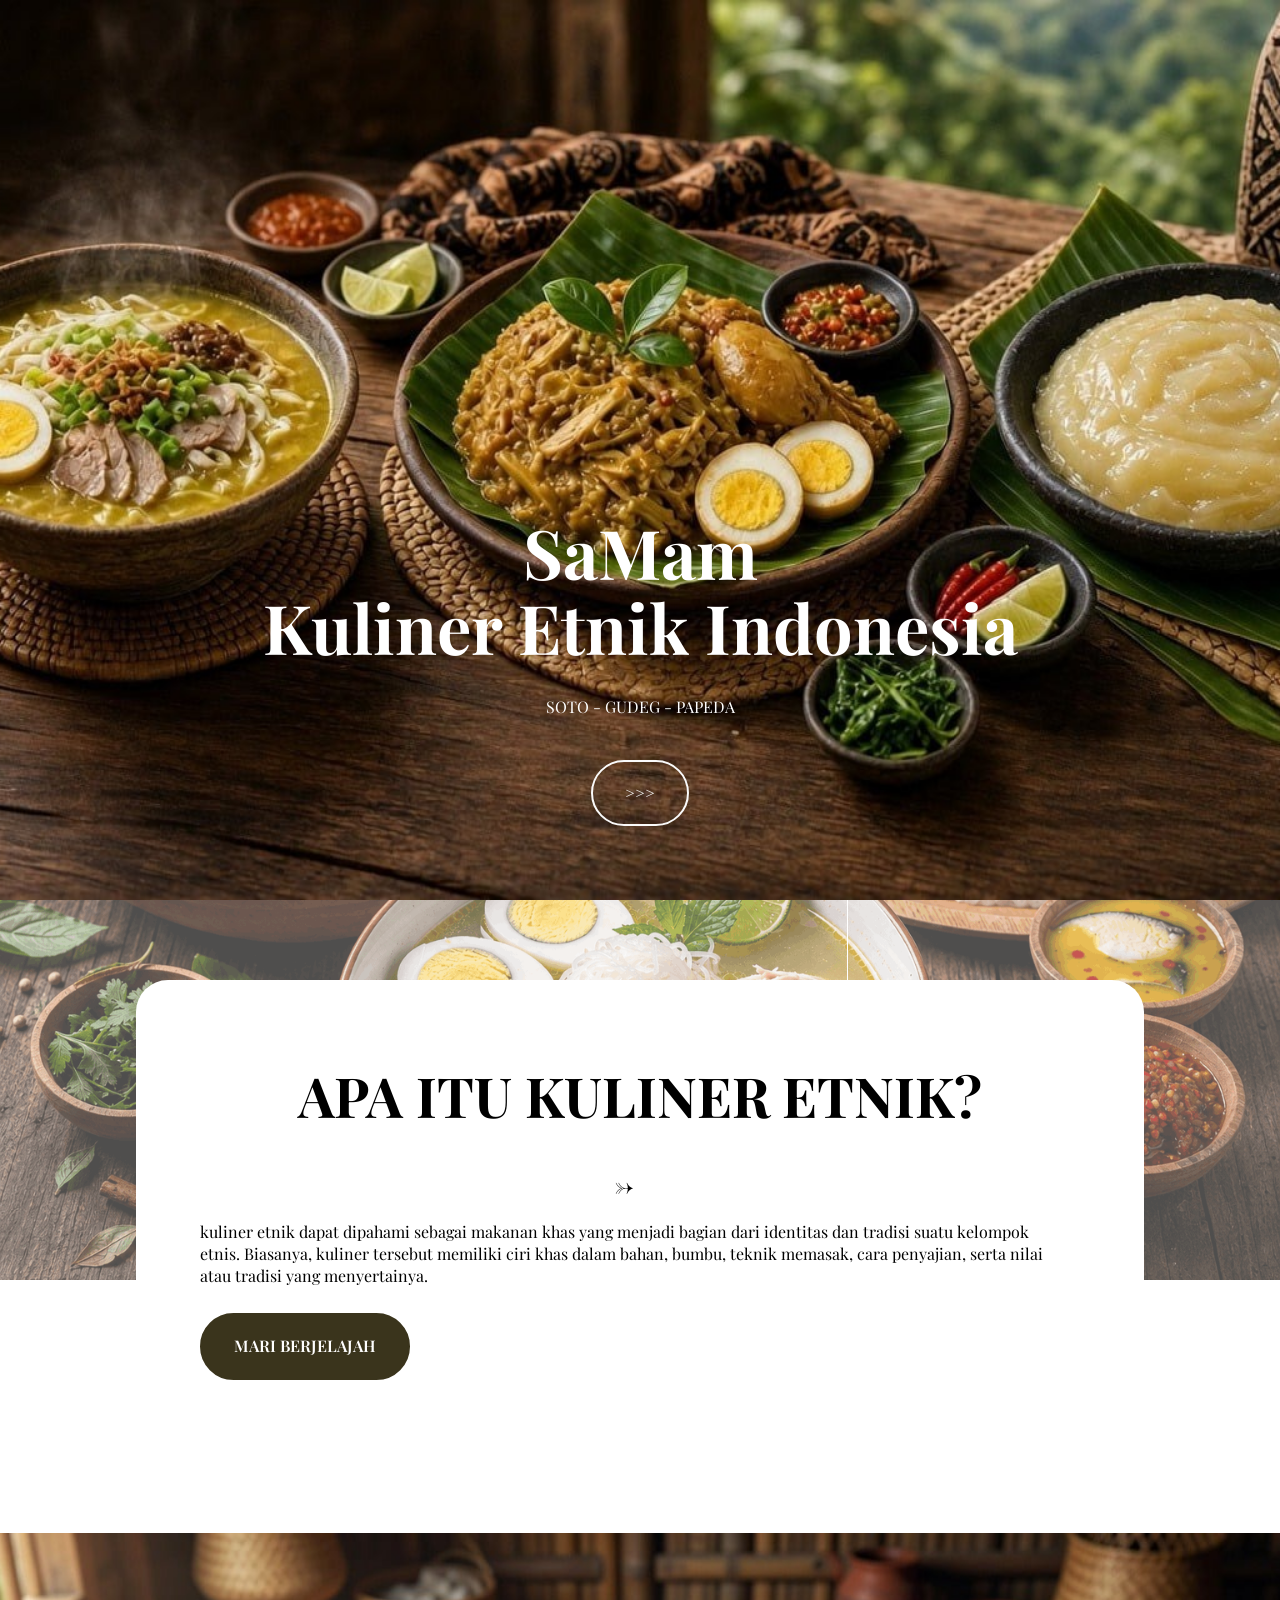
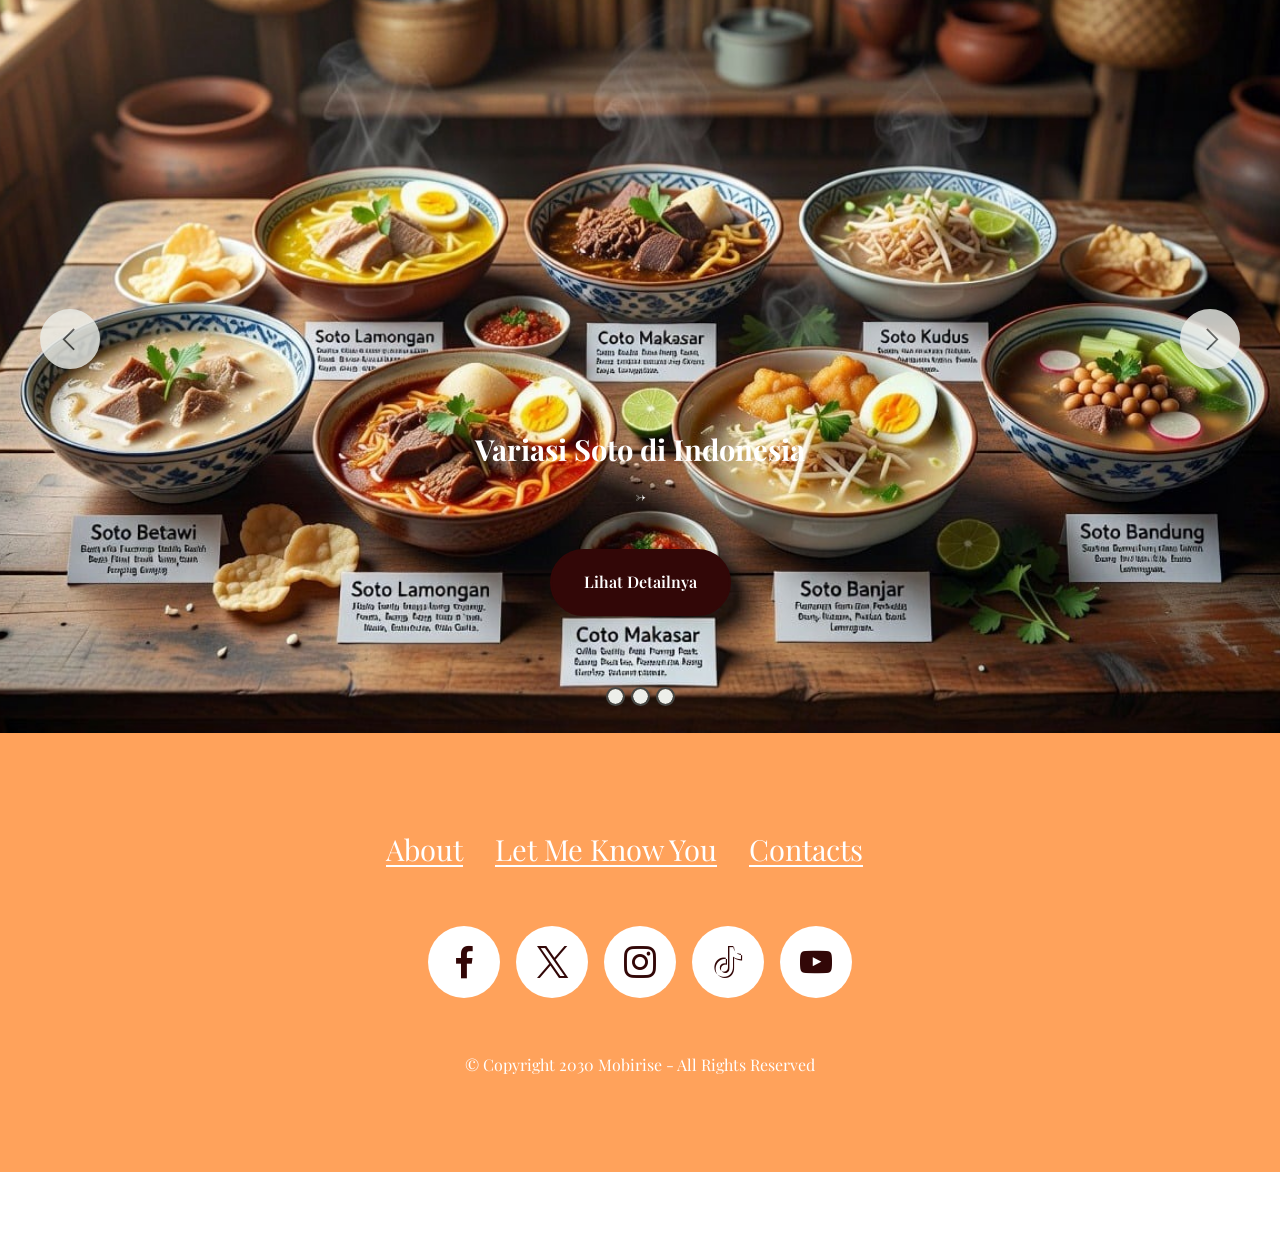
<file: Mobirise/index.html>
<!DOCTYPE html>
<html  >
<head>
  <!-- Site made with Mobirise Website Builder v6.1.12, https://mobirise.com -->
  <meta charset="UTF-8">
  <meta http-equiv="X-UA-Compatible" content="IE=edge">
  <meta name="generator" content="Mobirise v6.1.12, mobirise.com">
  <meta name="viewport" content="width=device-width, initial-scale=1, minimum-scale=1">
  <link rel="shortcut icon" href="assets/images/logo5.png" type="image/x-icon">
  <meta name="description" content="">
  
  
  <title>Halaman utama</title>
  <link rel="stylesheet" href="assets/web/assets/mobirise-icons2/mobirise2.css">
  <link rel="stylesheet" href="assets/bootstrap/css/bootstrap.min.css">
  <link rel="stylesheet" href="assets/parallax/jarallax.css">
  <link rel="stylesheet" href="assets/animatecss/animate.css">
  <link rel="stylesheet" href="assets/socicon/css/styles.css">
  <link rel="stylesheet" href="assets/theme/css/style.css">
  <link rel="preload" href="https://fonts.googleapis.com/css?family=Playfair+Display:400,500,600,700,800,900,400i,500i,600i,700i,800i,900i&display=swap" as="style" onload="this.onload=null;this.rel='stylesheet'">
  <noscript><link rel="stylesheet" href="https://fonts.googleapis.com/css?family=Playfair+Display:400,500,600,700,800,900,400i,500i,600i,700i,800i,900i&display=swap"></noscript>
  <link rel="preload" as="style" href="assets/mobirise/css/mbr-additional.css?v=QmQSrn"><link rel="stylesheet" href="assets/mobirise/css/mbr-additional.css?v=QmQSrn" type="text/css">

  
  
  
</head>
<body>

<!-- Google tag (gtag.js) -->
  <script async src="https://www.googletagmanager.com/gtm.js?id=GTM-W7TNZMPM"></script>
<script>
  window.dataLayer = window.dataLayer || [];
  function gtag(){dataLayer.push(arguments);}
  gtag('js', new Date());
</script>
  <section data-bs-version="5.1" class="header16 cid-vvgNF2H9TL mbr-fullscreen mbr-parallax-background" id="header17-1i">
  
  
  <div class="container-fluid">
    <div class="row">
      <div class="content-wrap col-12 col-md-12">
        <h1 class="mbr-section-title mbr-fonts-style mbr-white mb-4 display-1">
          <strong><br>SaMam</strong><br><strong>Kuliner Etnik Indonesia</strong></h1>
        
        <p class="mbr-fonts-style mbr-text mbr-white mb-4 display-7">SOTO - GUDEG - PAPEDA</p>
        <div class="mbr-section-btn"><a class="btn btn-white-outline display-7" href="https://mobiri.se">&gt;&gt;&gt;</a></div>
      </div>
    </div>
  </div>
</section>

<section data-bs-version="5.1" class="article07 cid-vvgOu9xpF6 mbr-parallax-background" id="article07-1k">
  

  
  <div class="mbr-overlay" style="opacity: 0.3; background-color: rgb(255, 255, 255);"></div>
  <div class="container">
    <div class="row justify-content-center">
      <div class="card col-md-12 col-lg-10">
        <div class="card-wrapper">
          <h3 class="card-title mbr-fonts-style mbr-white mt-3 mb-4 display-2"><strong>APA ITU KULINER ETNIK?</strong></h3>
          <div class="row card-box align-left">
            
            
            <div class="item features-without-image col-12 active">
              <div class="item-wrapper">
                <h4 class="mbr-section-subtitle mbr-fonts-style mb-3 display-5">-&gt;</h4>
                <p class="mbr-text mbr-fonts-style display-7">
                  kuliner etnik dapat dipahami sebagai makanan khas yang menjadi bagian dari identitas dan tradisi suatu kelompok etnis. Biasanya, kuliner tersebut memiliki ciri khas dalam bahan, bumbu, teknik memasak, cara penyajian, serta nilai atau tradisi yang menyertainya.
                </p>
              </div>
            </div>
            
          </div>
          <div class="mbr-section-btn"><a class="btn btn-success display-7" href="https://www.menubly.com/blog/ethnic-menu/">MARI BERJELAJAH</a></div>
        </div>
      </div>
    </div>
  </div>
</section>

<section data-bs-version="5.1" class="slider3 cid-vvVHWb9d9C" id="slider03-1q">
    
    <div class="carousel slide" id="vzelP2EdxO" data-interval="5000" data-bs-interval="5000">
        <ol class="carousel-indicators">
            <li data-slide-to="0" data-bs-slide-to="0" class="active" data-target="#vzelP2EdxO" data-bs-target="#vzelP2EdxO"></li>
            <li data-slide-to="1" data-bs-slide-to="1" data-target="#vzelP2EdxO" data-bs-target="#vzelP2EdxO"></li>
            <li data-slide-to="2" data-bs-slide-to="2" data-target="#vzelP2EdxO" data-bs-target="#vzelP2EdxO"></li>
        </ol>
        <div class="carousel-inner">
            <div class="carousel-item slider-image item active">
                <div class="item-wrapper">
                    <img class="d-block w-100" src="assets/images/1790060868041-01a0c7f1-1721-7792-9967-af344789ec77-1280x720.jpeg" alt="Mobirise Website Builder">
                    
                    <div class="carousel-caption">
                        <h5 class="mbr-section-subtitle mbr-fonts-style mb-3 display-5"><strong>Variasi Soto di Indonesia</strong></h5>
                        <p class="mbr-section-text mbr-fonts-style mb-4 display-7">-&gt;</p>
                        <div class="mbr-section-btn mb-5"><a class="btn btn-info display-7" href="page1.html">Lihat Detailnya</a></div>     
                    </div>
                </div>
            </div>
            <div class="carousel-item slider-image item">
                <div class="item-wrapper">
                    <img class="d-block w-100" src="assets/images/1790061356398-01a0c7f7-9b7f-7176-9dd4-fe6619a7a55a-1360x768.png" alt="Mobirise Website Builder">
                    
                    <div class="carousel-caption">
                        <h5 class="mbr-section-subtitle mbr-fonts-style mb-3 display-5">
                            <strong>Variasi Gudeg di Indonesia</strong></h5>
                        <p class="mbr-section-text mbr-fonts-style mb-4 display-7">-&gt;</p>
                        <div class="mbr-section-btn mb-5"><a class="btn btn-info display-7" href="page2.html">LIHAT DETAILNYA</a></div>     
                    </div>
                </div>
            </div>
            <div class="carousel-item slider-image item">
                <div class="item-wrapper">
                    <img class="d-block w-100" src="assets/images/1790061673587-01a0c7fd-6496-77a5-b518-6bd173b9f735-1280x720.jpeg" alt="Mobirise Website Builder">
                    
                    <div class="carousel-caption">
                        <h5 class="mbr-section-subtitle mbr-fonts-style mb-3 display-5">
                            <strong>Variasi Papeda di Indonesia</strong></h5>
                        <p class="mbr-section-text mbr-fonts-style mb-4 display-7">-&gt;</p>
                        <div class="mbr-section-btn mb-5"><a class="btn btn-info display-7" href="page5.html">LIHAT DETAILNYA</a></div>     
                    </div>
                </div>
            </div>
        </div>
        <a class="carousel-control carousel-control-prev" role="button" data-slide="prev" data-bs-slide="prev" href="#vzelP2EdxO">
            <span class="mobi-mbri mobi-mbri-arrow-prev" aria-hidden="true"></span>
            <span class="sr-only visually-hidden">Previous</span>
        </a>
        <a class="carousel-control carousel-control-next" role="button" data-slide="next" data-bs-slide="next" href="#vzelP2EdxO">
            <span class="mobi-mbri mobi-mbri-arrow-next" aria-hidden="true"></span>
            <span class="sr-only visually-hidden">Next</span>
        </a>
    </div>
</section>

<section data-bs-version="5.1" class="footer1 programm5 cid-tJS9NNcTLZ" once="footers" id="footer03-8">

        

    

    <div class="container">
        <div class="row">

            <div class="row-links mb-4">
                <ul class="header-menu">
                  
                  
                  
                  
                <li class="header-menu-item mbr-fonts-style display-5"><a href="page4.html" class="text-danger text-primary">About</a></li><li class="header-menu-item mbr-fonts-style display-5"><a href="page6.html" class="text-danger">Let Me Know You</a></li><li class="header-menu-item mbr-fonts-style display-5"><a href="page3.html" class="text-danger text-primary">Contacts</a></li><li class="header-menu-item mbr-fonts-style display-5"></li></ul>
              </div>

            <div class="col-12">
                <div class="social-row">
                    <div class="soc-item">
                        <a href="https://mobiri.se/" target="_blank">
                            <span class="mbr-iconfont socicon socicon-facebook display-7"></span>
                        </a>
                    </div>
                    <div class="soc-item">
                        <a href="https://mobiri.se/" target="_blank">
                            <span class="mbr-iconfont socicon-twitter socicon"></span>
                        </a>
                    </div>
                    <div class="soc-item">
                        <a href="https://instagram.com/samuelps03?exln=dGl0MzhjY3Zmenl0 " target="_blank">
                            <span class="mbr-iconfont socicon-instagram socicon"></span>
                        </a>
                    </div>
                    <div class="soc-item">
                        <a href="https://www.tiktok.com/@samuelpratama02?_r=1&_t=ZS-9AW0wGTNFHZ" target="_blank">
                            <span class="mbr-iconfont socicon-tiktok socicon"></span>
                        </a>
                    </div>
                    <div class="soc-item">
                        <a href="https://www.youtube.com/@samuelps7060" target="_blank">
                            <span class="mbr-iconfont socicon-youtube socicon"></span>
                        </a>
                    </div>
                </div>
            </div>
            <div class="col-12 mt-5">
                <p class="mbr-fonts-style copyright display-7">
                    © Copyright 2030 Mobirise - All Rights Reserved
                </p>
            </div>
        </div>
    </div>
</section><section class="display-7" style="padding: 0;align-items: center;justify-content: center;flex-wrap: wrap;    align-content: center;display: flex;position: relative;height: 4rem;"><a href="https://mobiri.se/5111564" style="flex: 1 1;height: 4rem;position: absolute;width: 100%;z-index: 1;"><img alt="" style="height: 4rem;" src="[data-uri]"></a><p style="margin: 0;text-align: center;" class="display-7">&#8204;</p><a style="z-index:1" href="https://mobirise.com/html-builder.html">HTML Creator</a></section><script src="assets/bootstrap/js/bootstrap.bundle.min.js"></script>  <script src="assets/parallax/jarallax.js"></script>  <script src="assets/smoothscroll/smooth-scroll.js"></script>  <script src="assets/ytplayer/index.js"></script>  <script src="assets/theme/js/script.js"></script>  
  
  
  <input name="animation" type="hidden">
  </body>
</html>
</file>
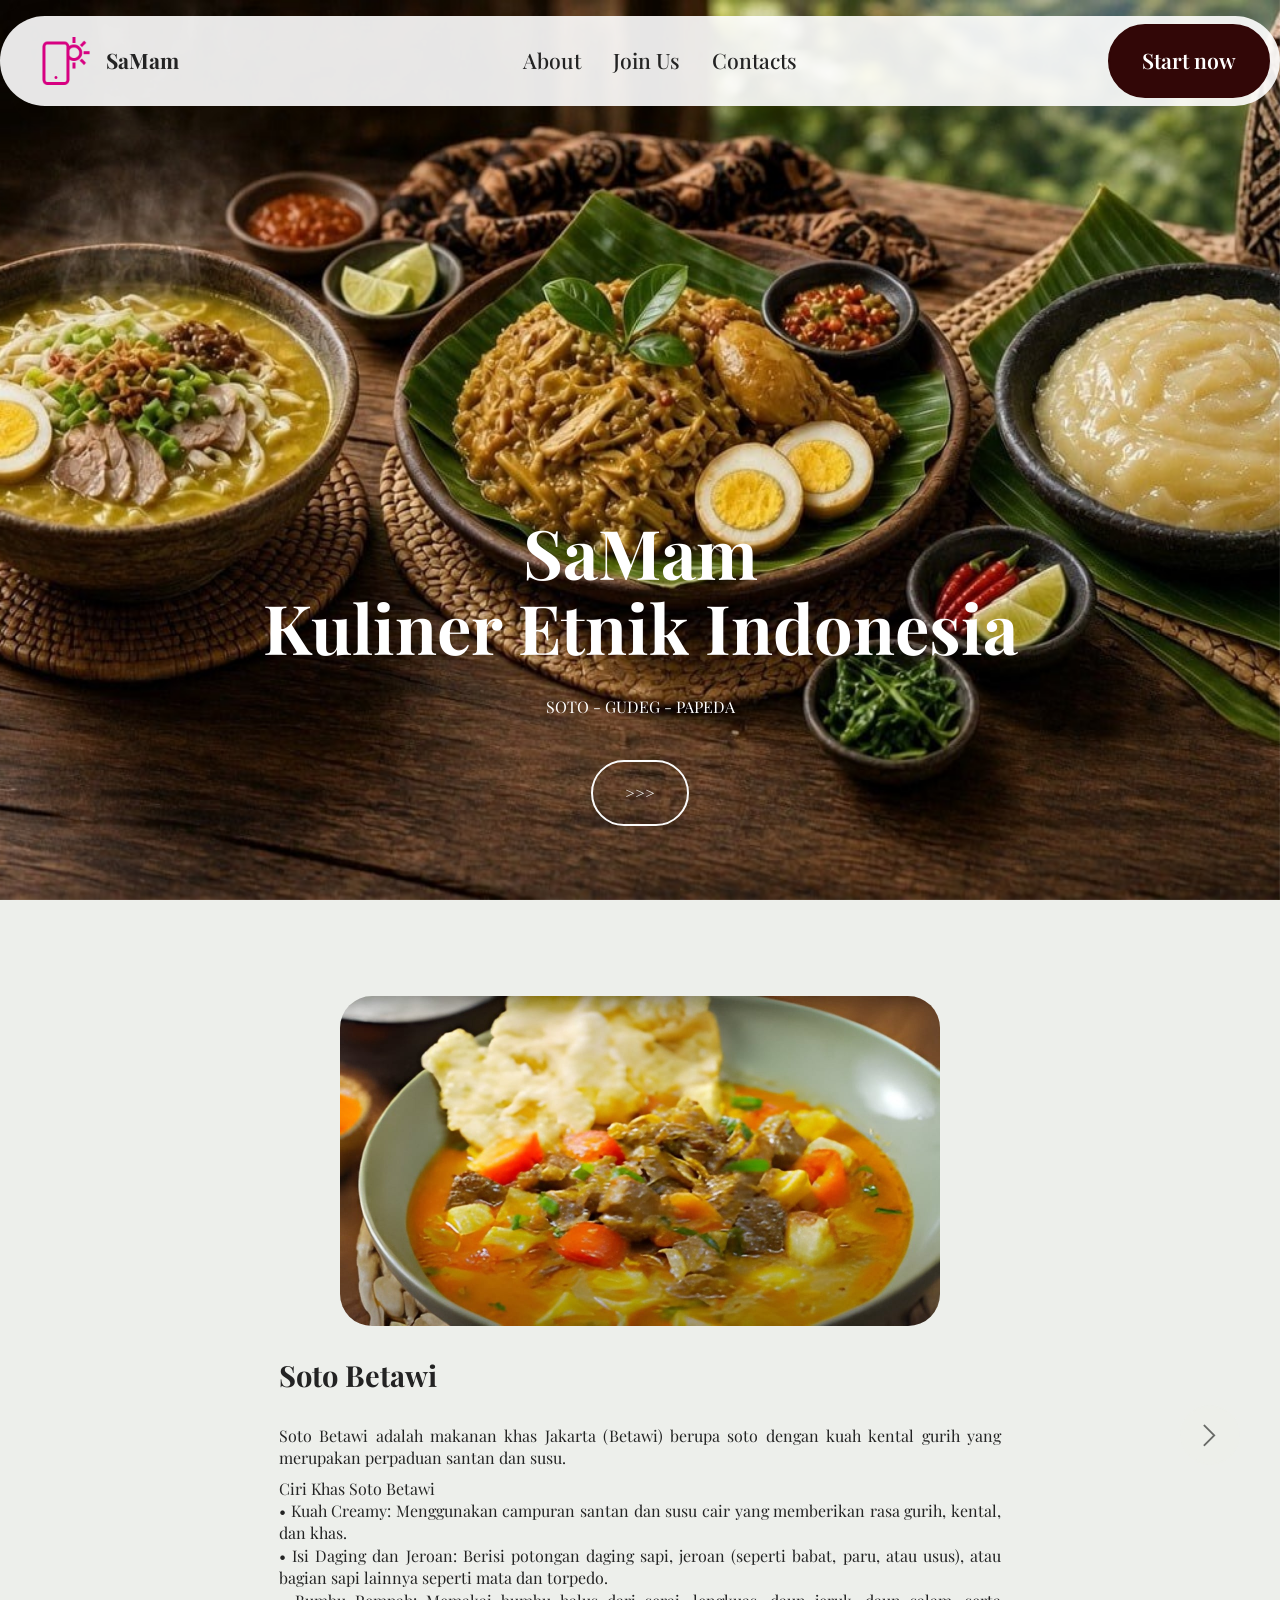
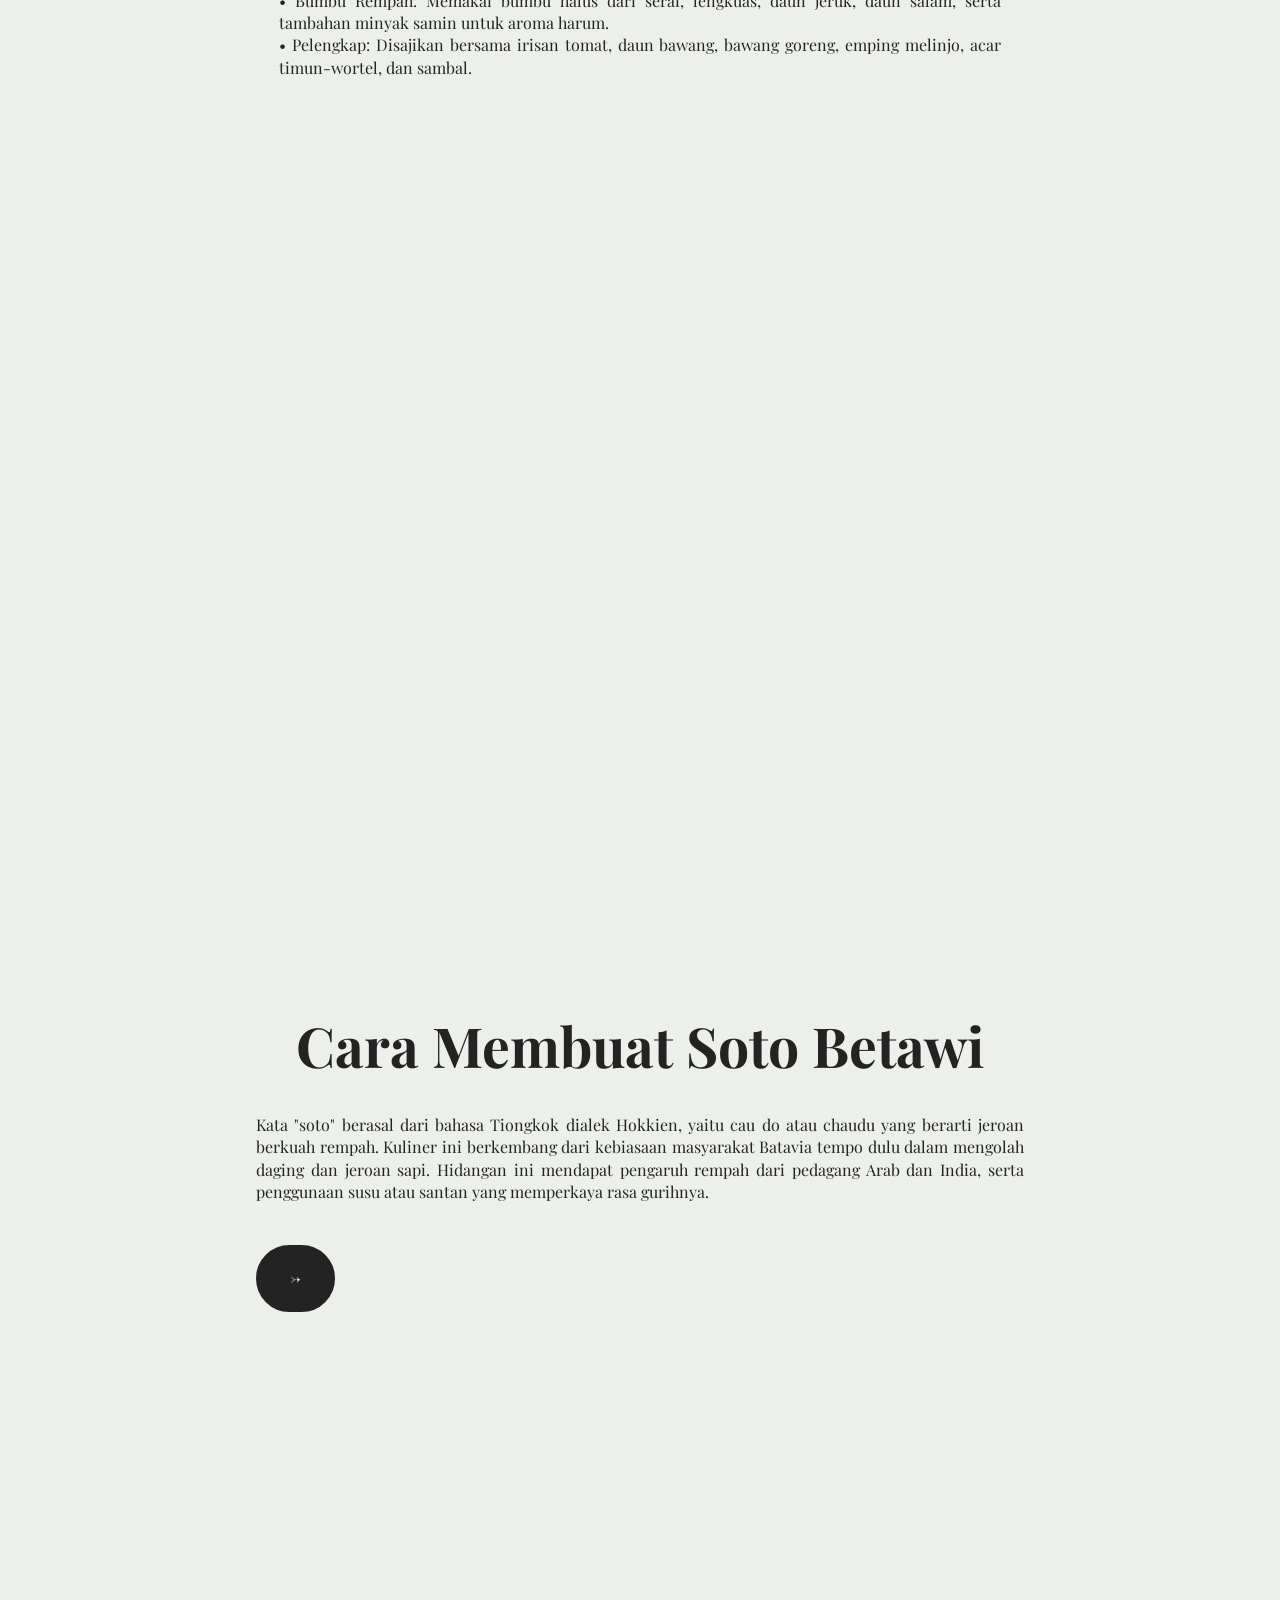
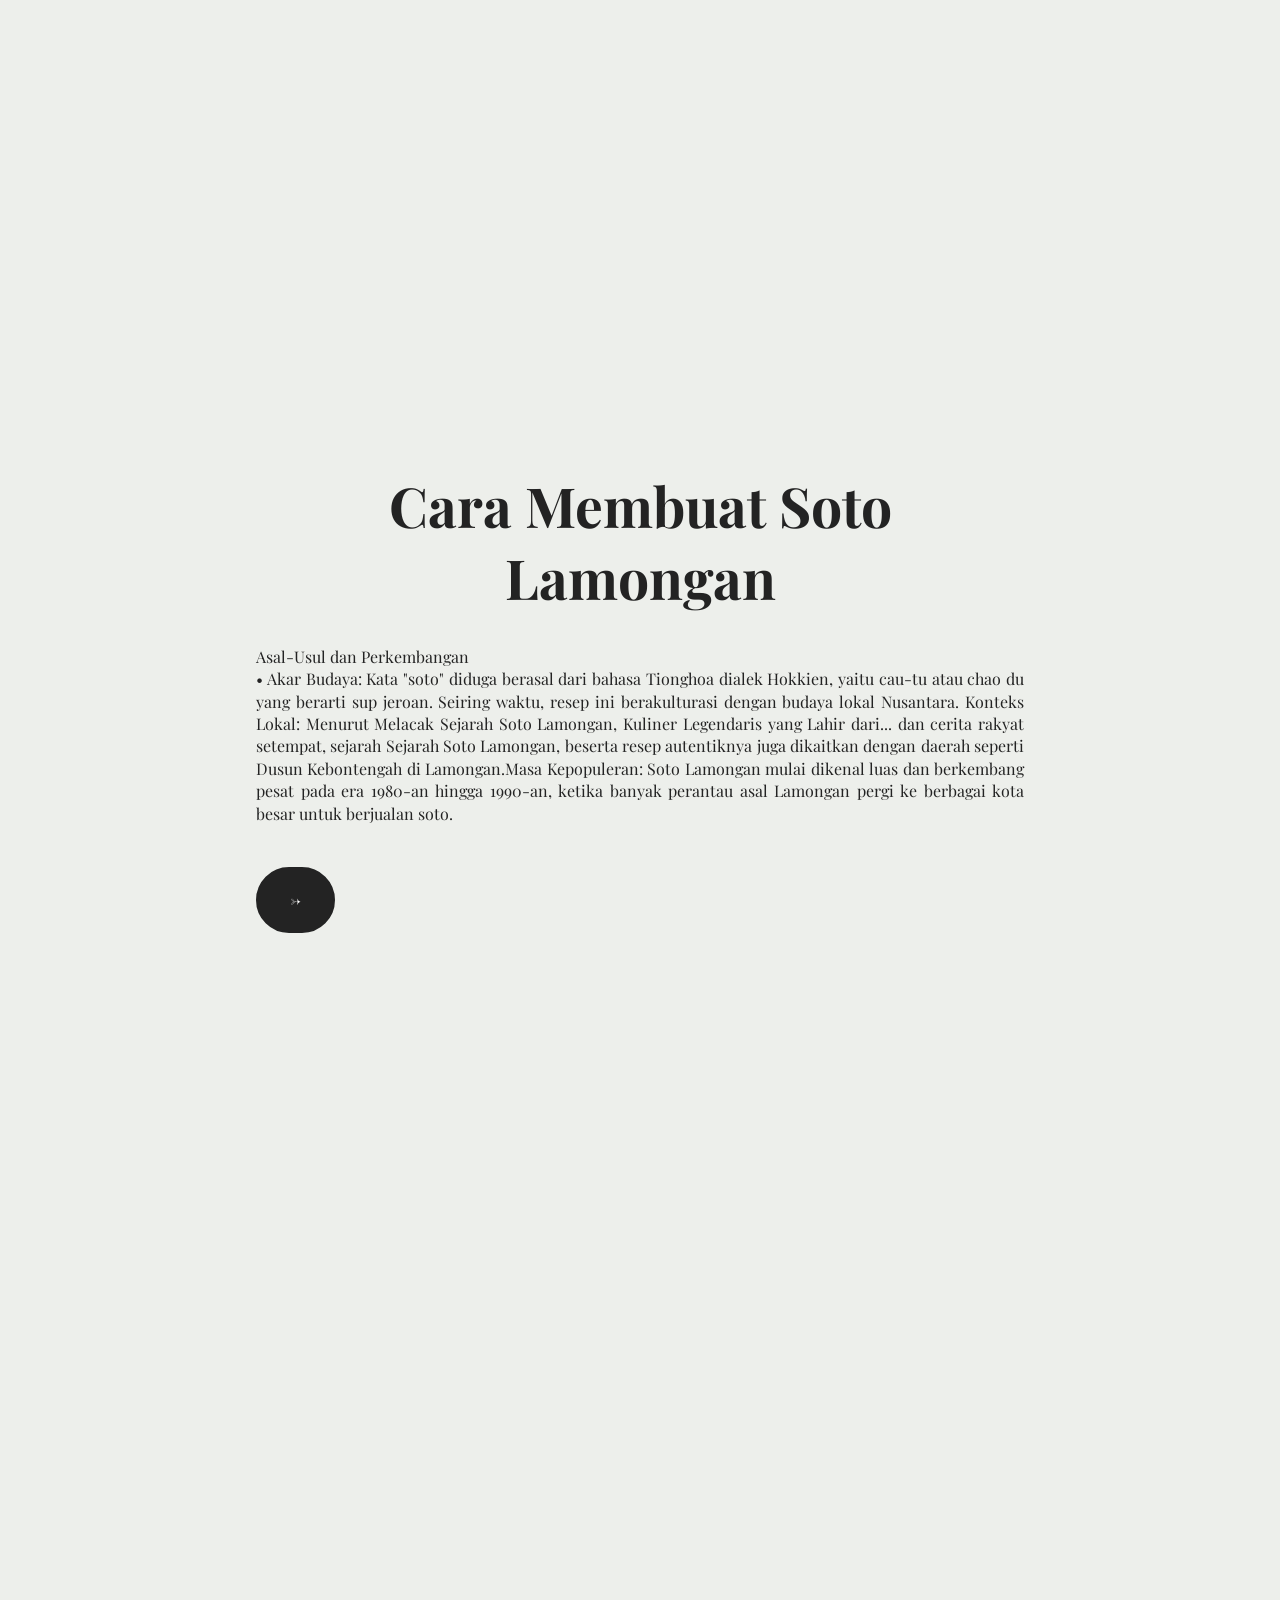
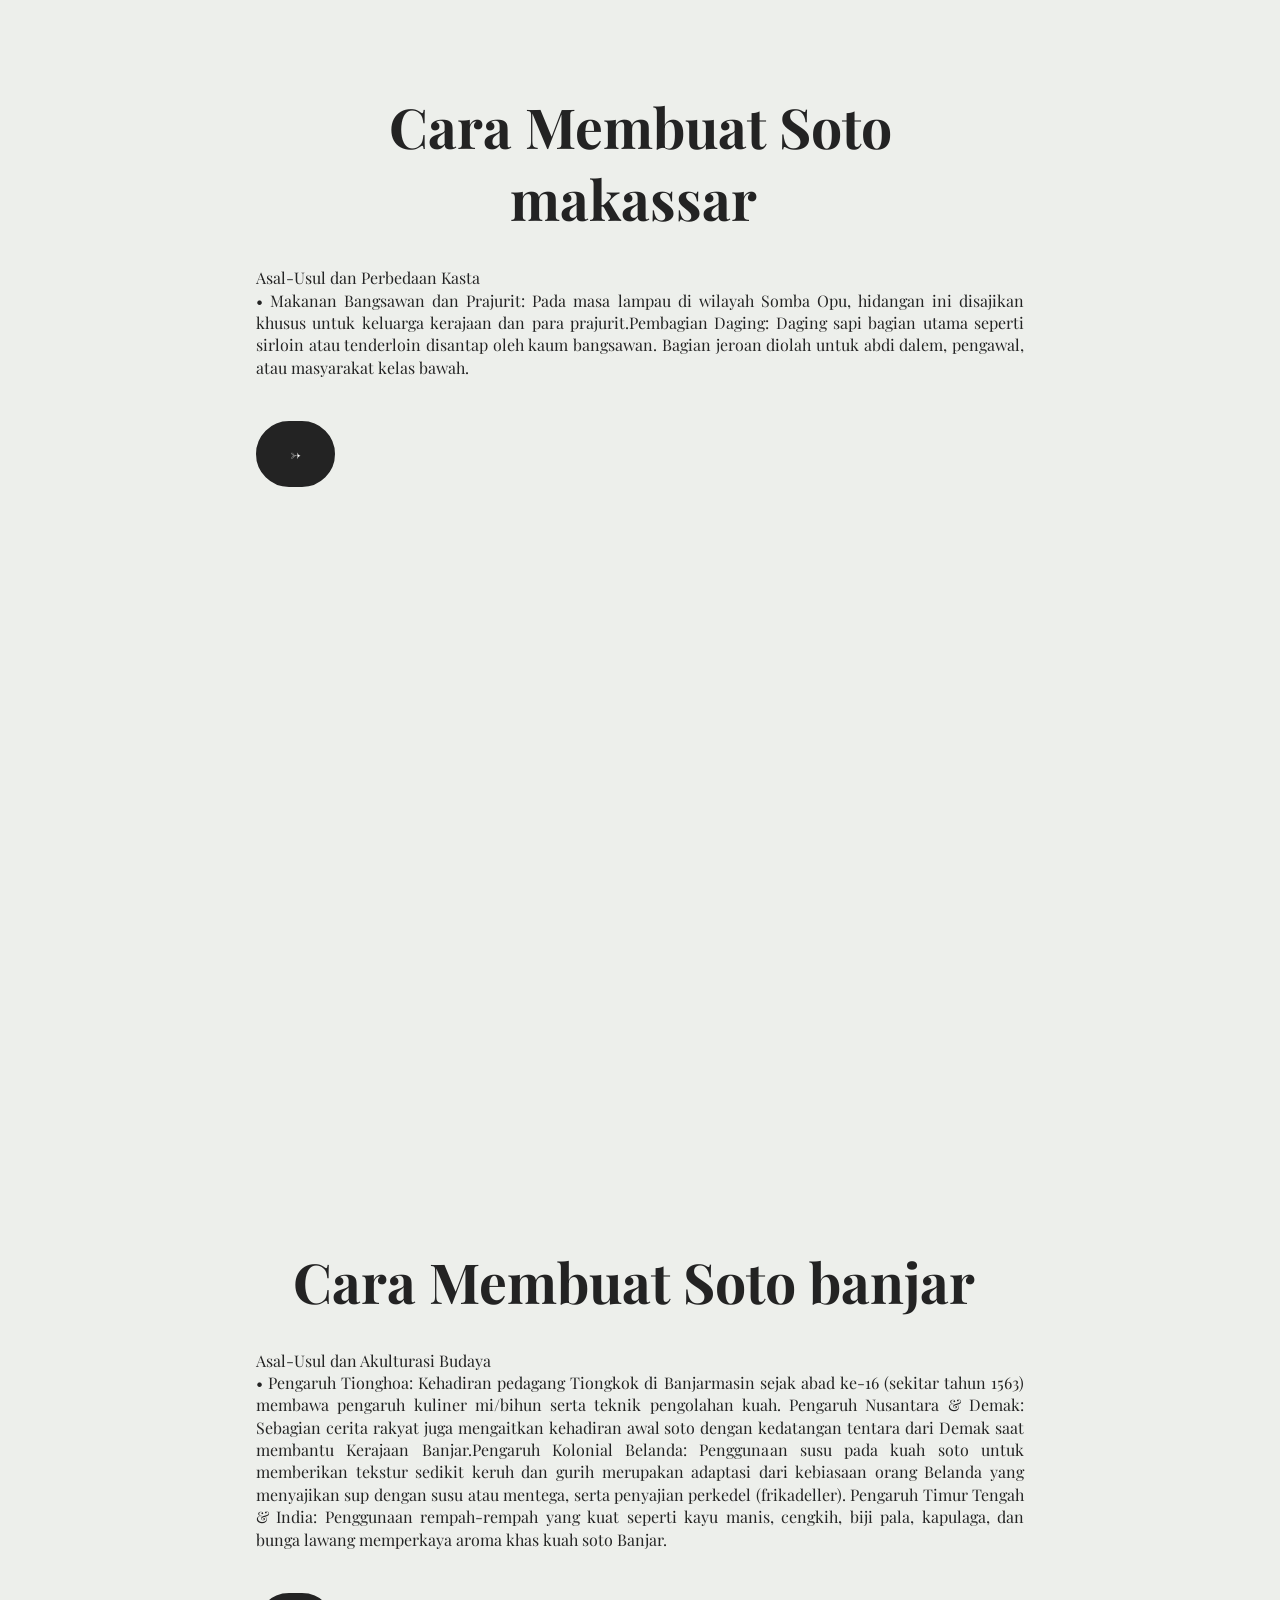
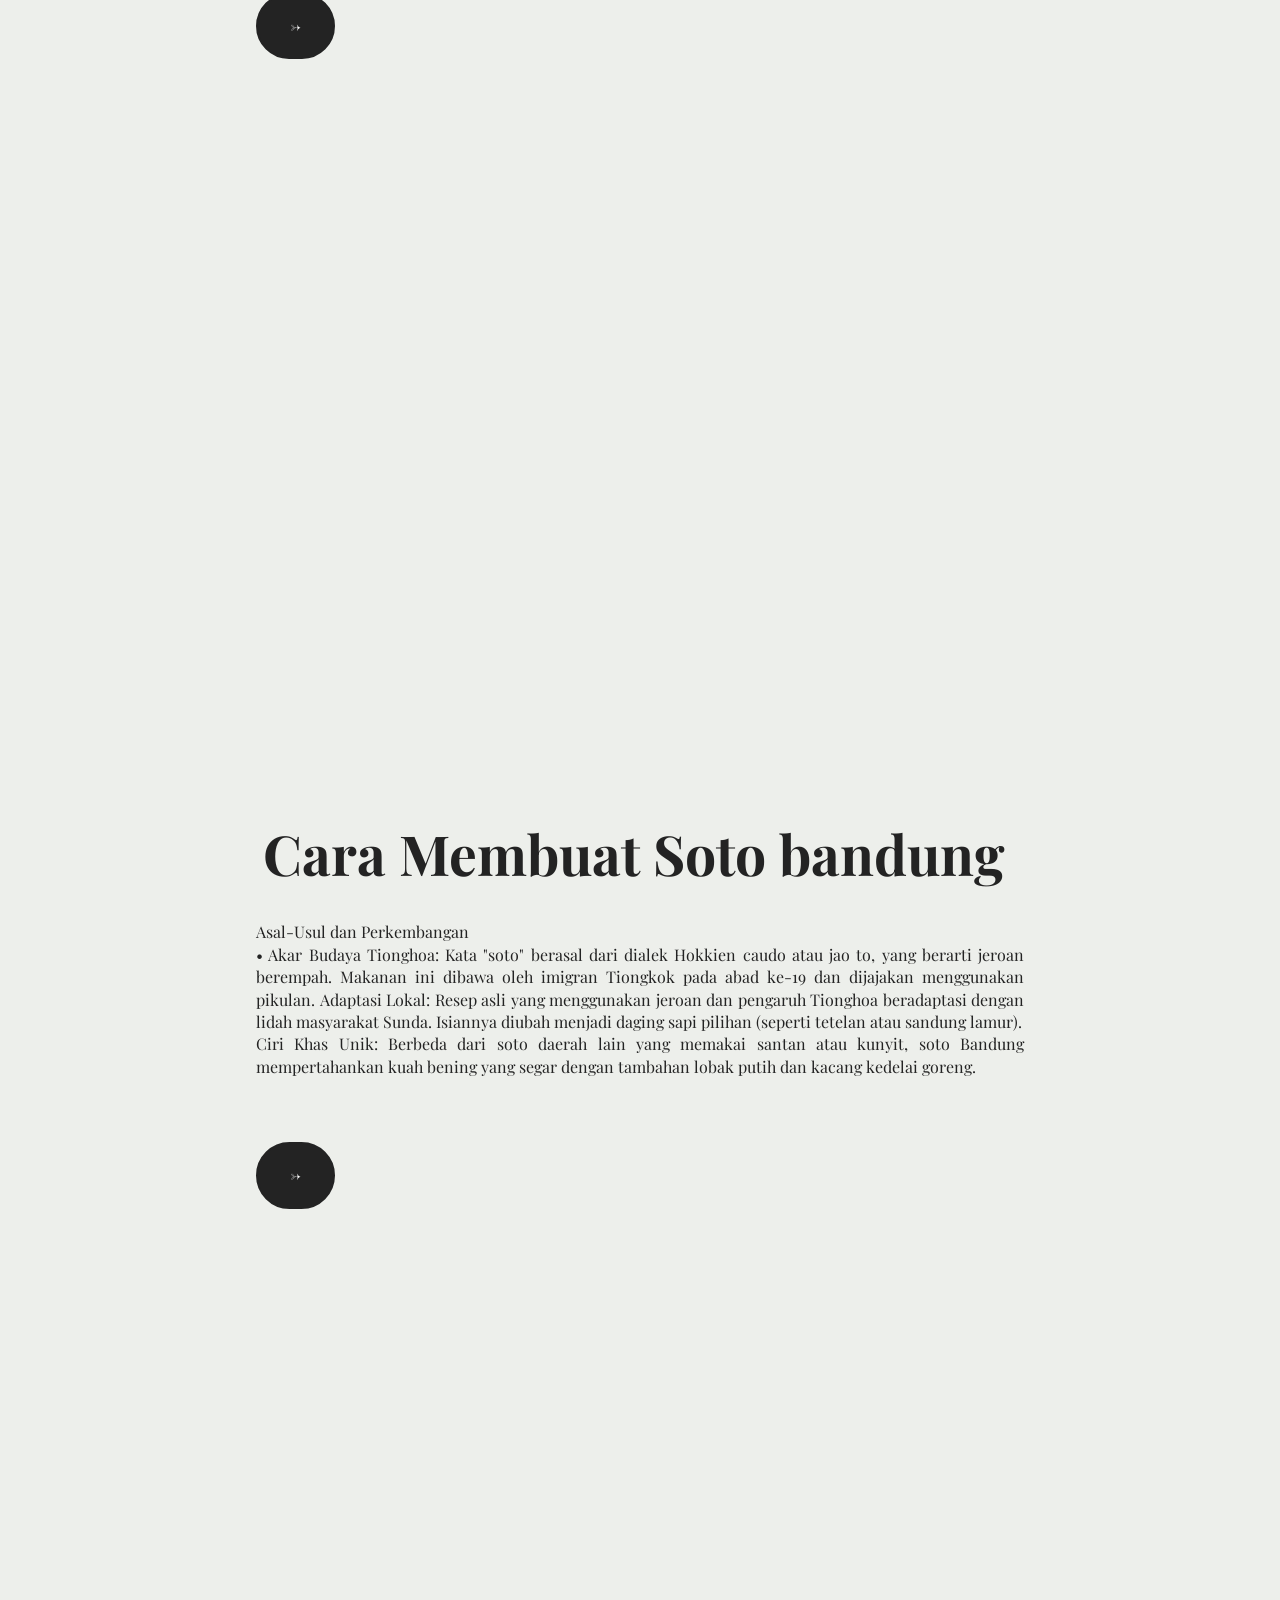
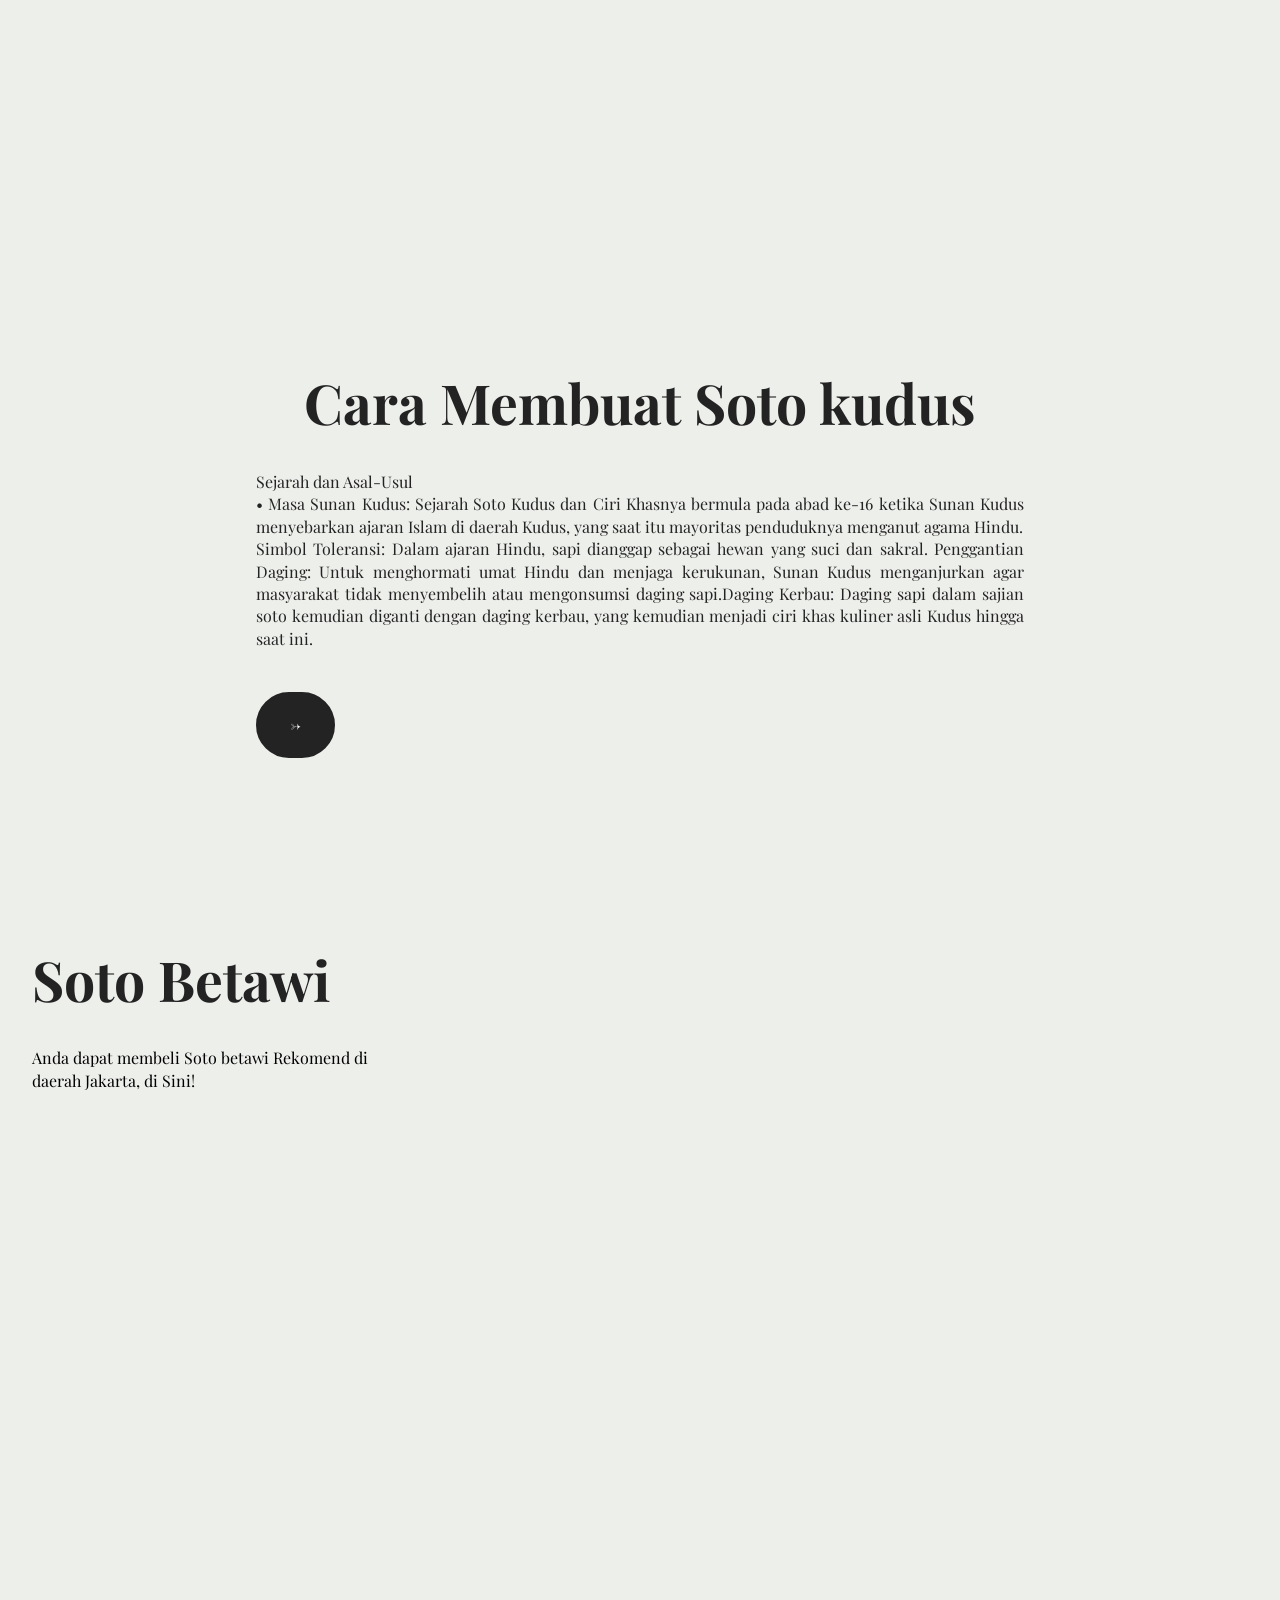
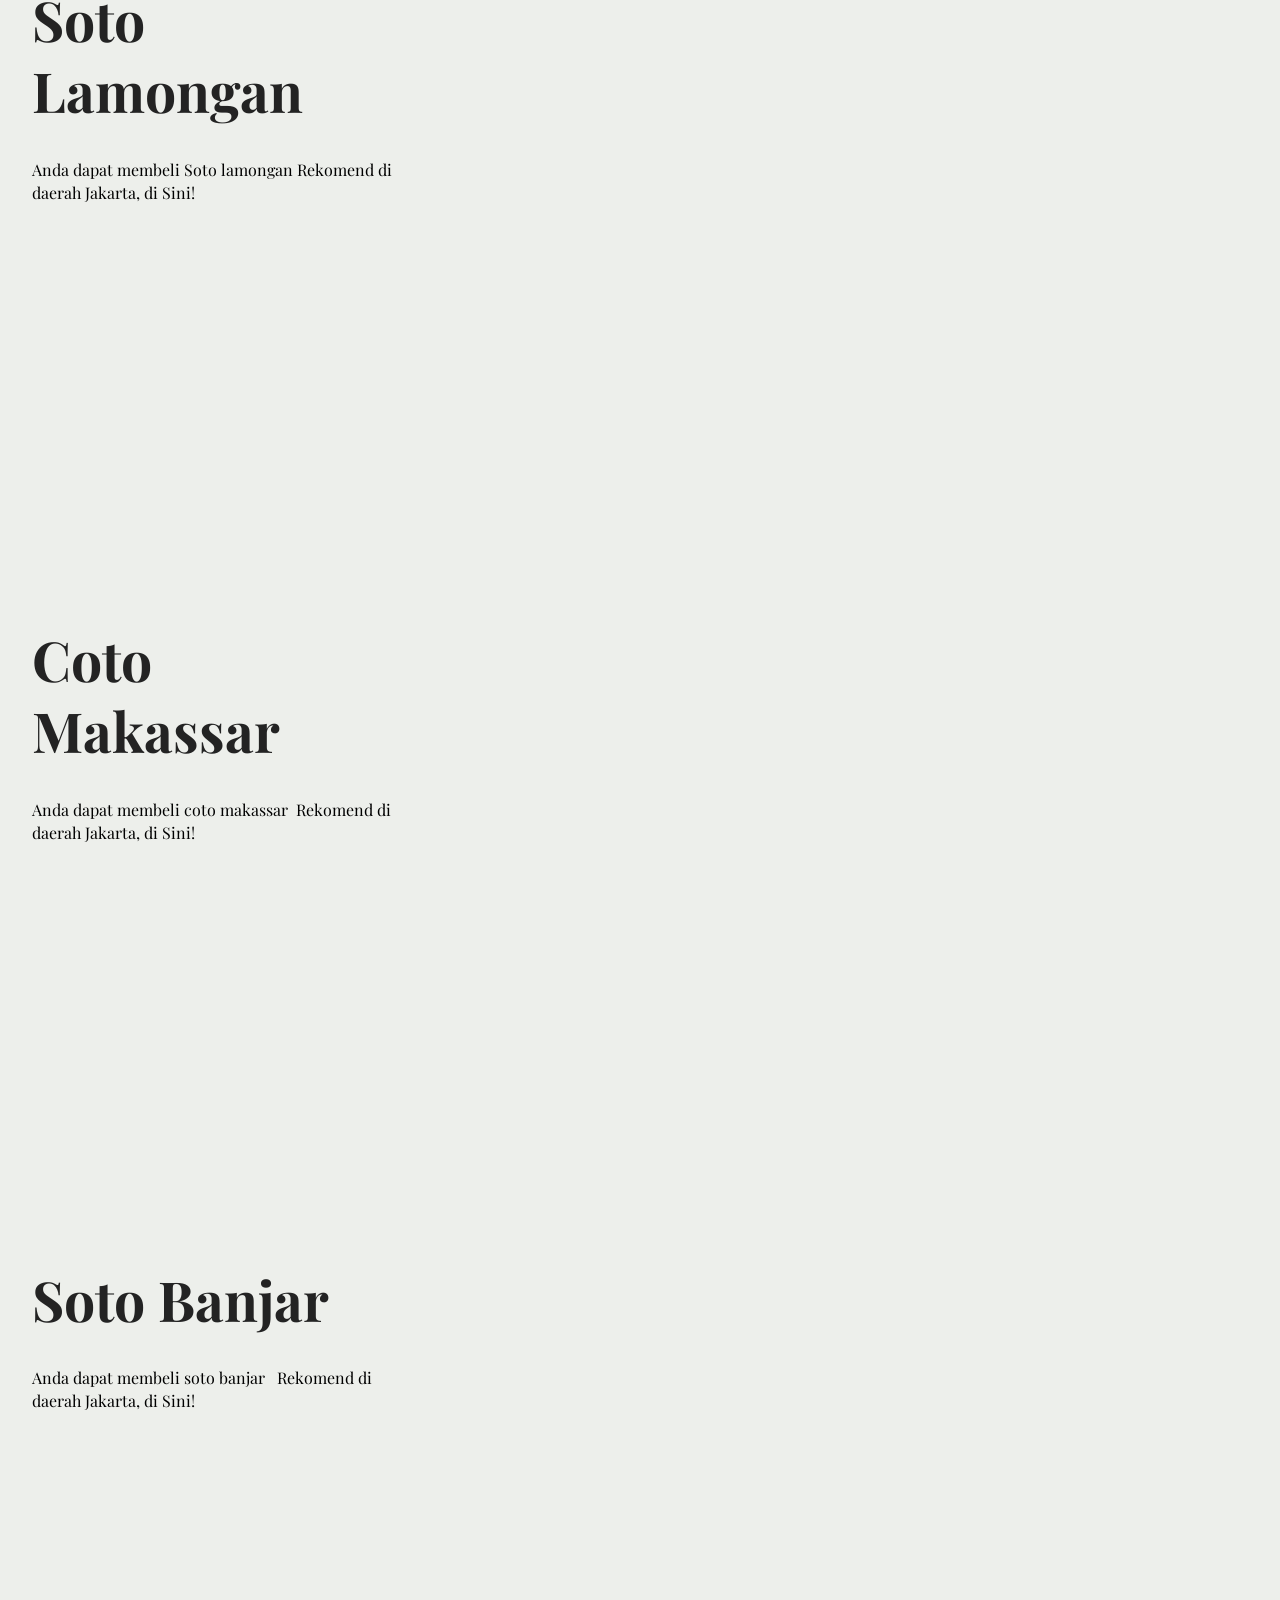
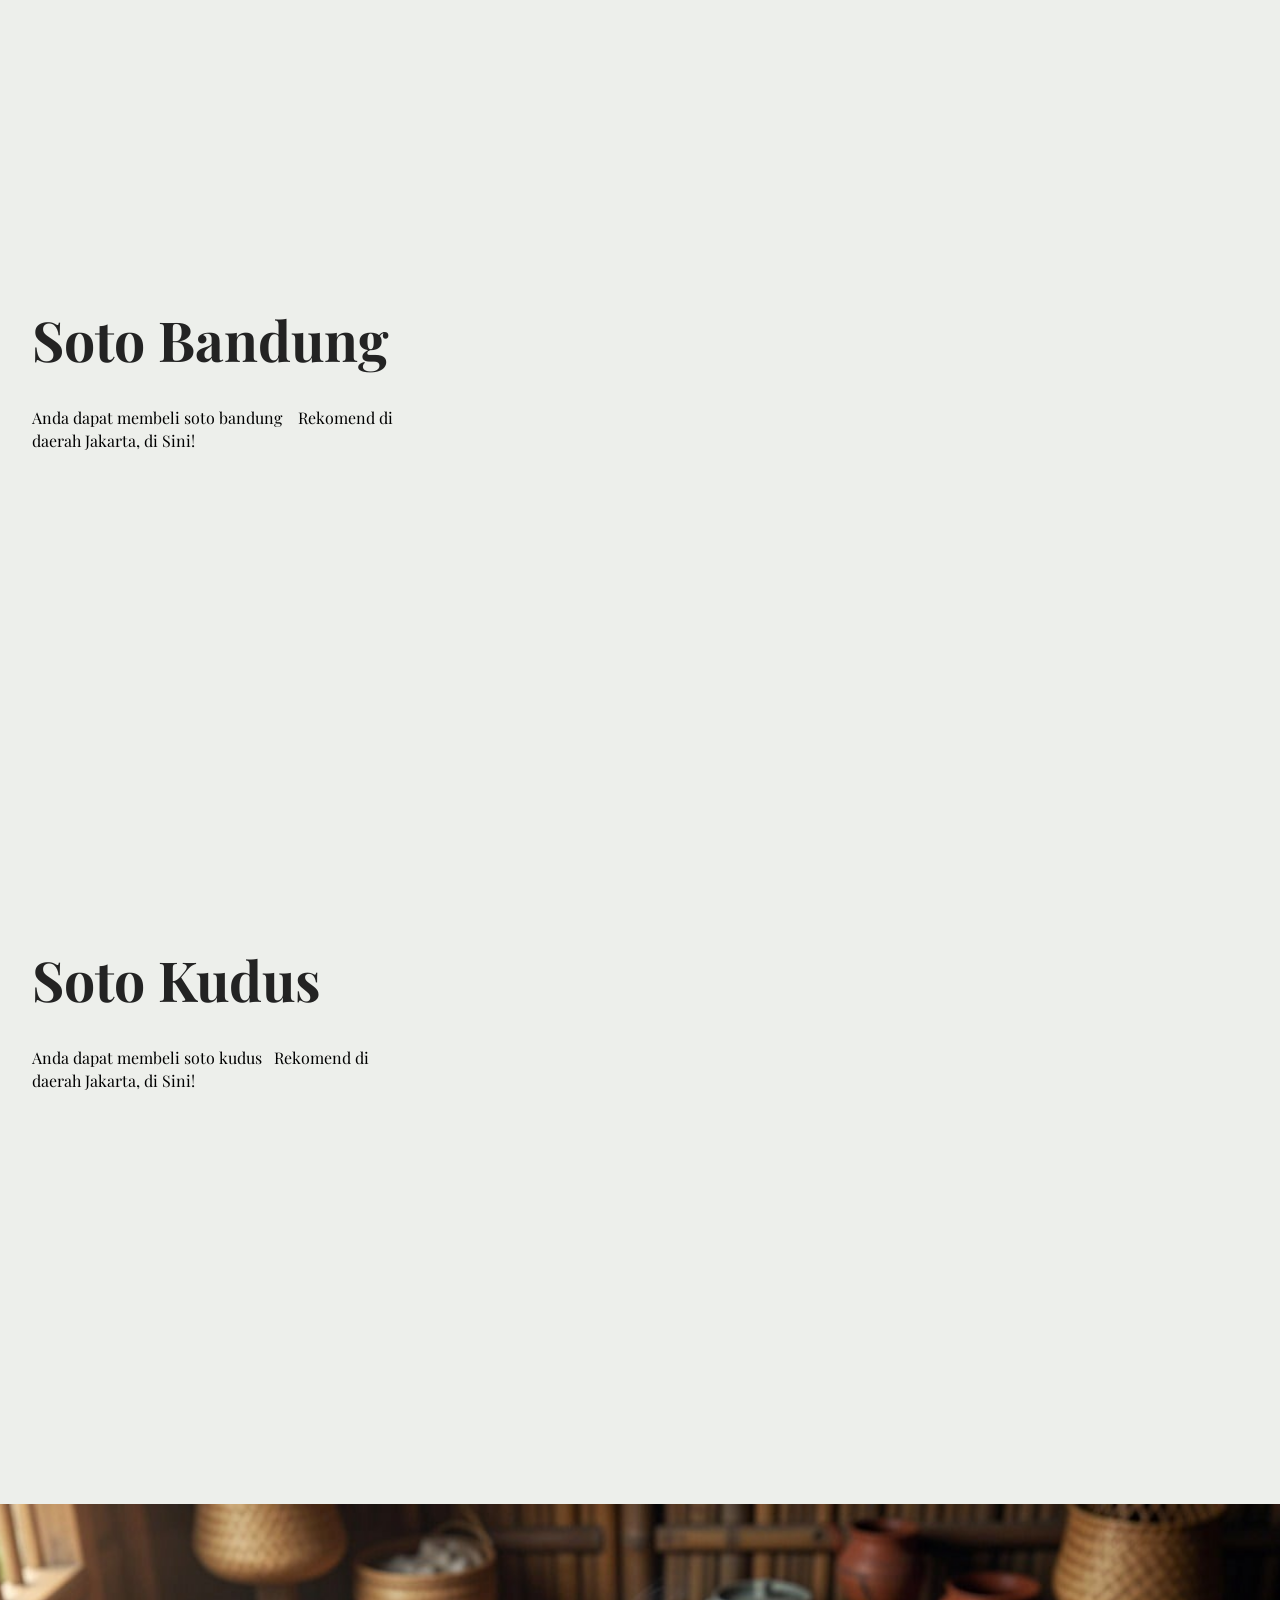
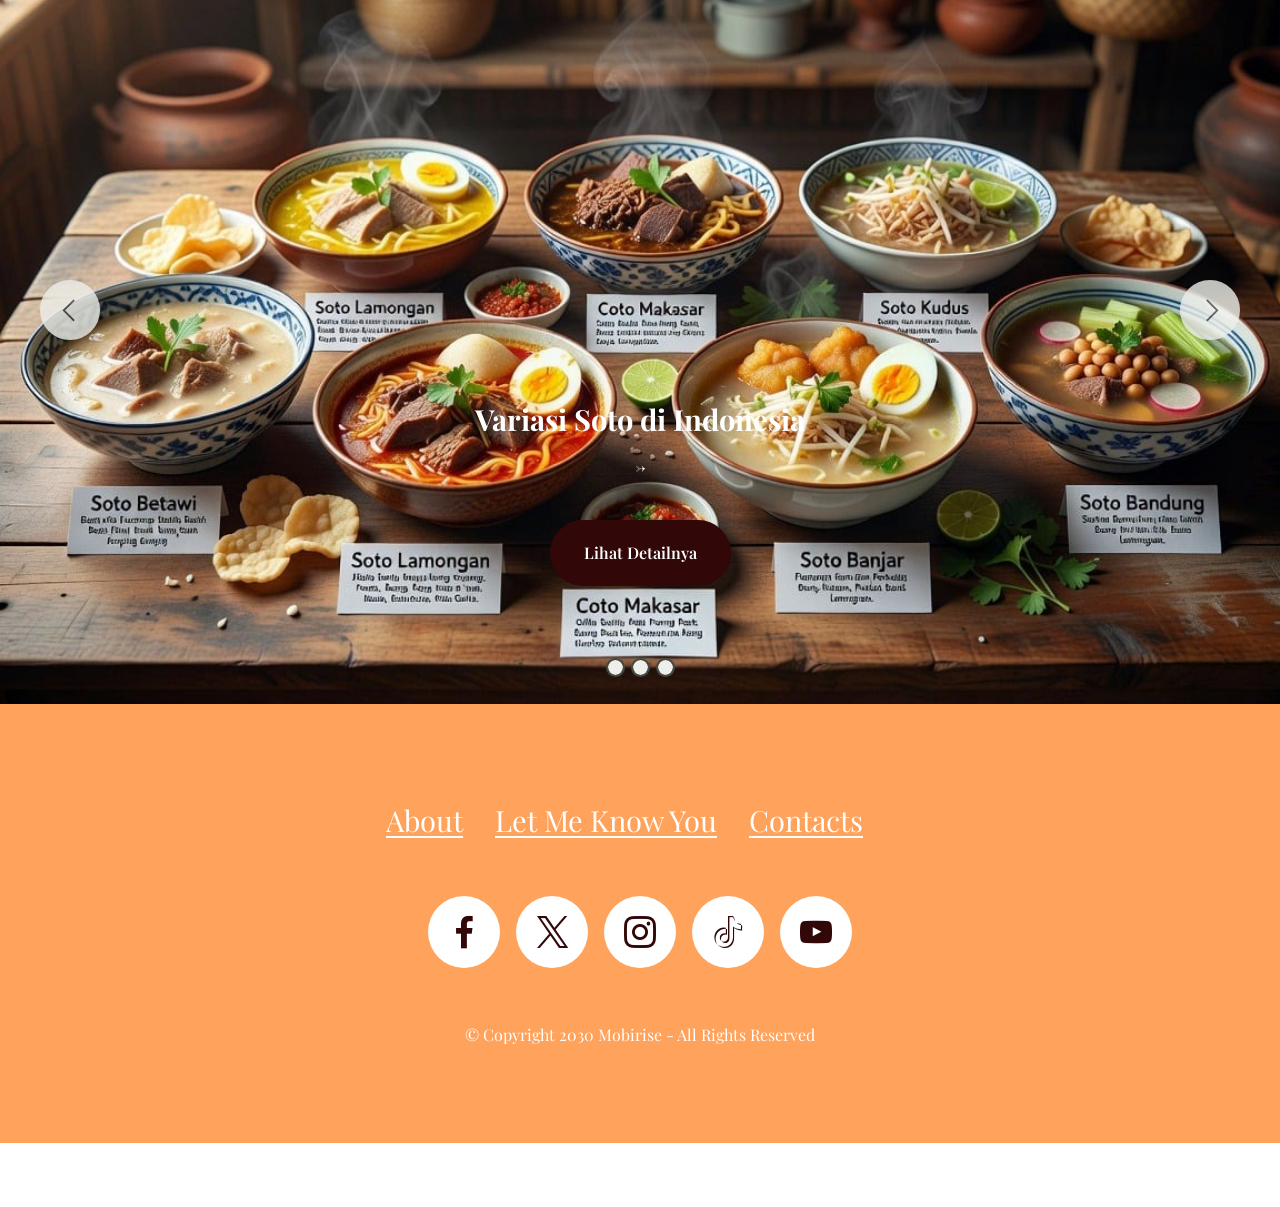
<file: Mobirise/page1.html>
<!DOCTYPE html>
<html  >
<head>
  <!-- Site made with Mobirise Website Builder v6.1.12, https://mobirise.com -->
  <meta charset="UTF-8">
  <meta http-equiv="X-UA-Compatible" content="IE=edge">
  <meta name="generator" content="Mobirise v6.1.12, mobirise.com">
  <meta name="viewport" content="width=device-width, initial-scale=1, minimum-scale=1">
  <link rel="shortcut icon" href="assets/images/logo5.png" type="image/x-icon">
  <meta name="description" content="">
  
  
  <title>Penjelasan Soto (Page Detail)</title>
  <link rel="stylesheet" href="assets/web/assets/mobirise-icons2/mobirise2.css">
  <link rel="stylesheet" href="assets/bootstrap/css/bootstrap.min.css">
  <link rel="stylesheet" href="assets/parallax/jarallax.css">
  <link rel="stylesheet" href="assets/animatecss/animate.css">
  <link rel="stylesheet" href="assets/dropdown/css/style.css">
  <link rel="stylesheet" href="assets/socicon/css/styles.css">
  <link rel="stylesheet" href="assets/theme/css/style.css">
  <link rel="preload" href="https://fonts.googleapis.com/css?family=Playfair+Display:400,500,600,700,800,900,400i,500i,600i,700i,800i,900i&display=swap" as="style" onload="this.onload=null;this.rel='stylesheet'">
  <noscript><link rel="stylesheet" href="https://fonts.googleapis.com/css?family=Playfair+Display:400,500,600,700,800,900,400i,500i,600i,700i,800i,900i&display=swap"></noscript>
  <link rel="preload" as="style" href="assets/mobirise/css/mbr-additional.css?v=Ve0c3j"><link rel="stylesheet" href="assets/mobirise/css/mbr-additional.css?v=Ve0c3j" type="text/css">

  
  
  
</head>
<body>

	<!-- Google tag (gtag.js) -->
  <script async src="https://www.googletagmanager.com/gtm.js?id=GTM-W7TNZMPM"></script>
<script>
  window.dataLayer = window.dataLayer || [];
  function gtag(){dataLayer.push(arguments);}
  gtag('js', new Date());
</script>
  
  <section data-bs-version="5.1" class="menu menu2 cid-vvVQSBpDPf" once="menu" id="menu02-1s">
	

	<nav class="navbar navbar-dropdown navbar-fixed-top navbar-expand-lg">
		<div class="container">
			<div class="navbar-brand">
				<span class="navbar-logo">
					<a href="https://mobirise.com">
						<img src="assets/images/logo.png" alt="Mobirise Website Builder" style="height: 3rem;">
					</a>
				</span>
				<span class="navbar-caption-wrap"><a class="navbar-caption text-black text-primary display-4" href="index.html#header05-1">SaMam</a></span>
			</div>
			<button class="navbar-toggler" type="button" data-toggle="collapse" data-bs-toggle="collapse" data-target="#navbarSupportedContent" data-bs-target="#navbarSupportedContent" aria-controls="navbarNavAltMarkup" aria-expanded="false" aria-label="Toggle navigation">
				<div class="hamburger">
					<span></span>
					<span></span>
					<span></span>
					<span></span>
				</div>
			</button>
			<div class="collapse navbar-collapse" id="navbarSupportedContent">
				<ul class="navbar-nav nav-dropdown" data-app-modern-menu="true"><li class="nav-item">
						<a class="nav-link link text-black text-primary display-4" href="page4.html">About</a>
					</li>
					<li class="nav-item">
						<a class="nav-link link text-black text-primary display-4" href="page6.html" aria-expanded="false">Join Us</a>
					</li>
					<li class="nav-item">
						<a class="nav-link link text-black text-primary display-4" href="page3.html">Contacts</a>
					</li></ul>
				
				<div class="navbar-buttons mbr-section-btn"><a class="btn btn-info display-4" href="index.html#form02-6"> Start now</a></div>
			</div>
		</div>
	</nav>
</section>

<section data-bs-version="5.1" class="header16 cid-vvVQSC4eTt mbr-fullscreen mbr-parallax-background" id="header17-1u">
  
  
  <div class="container-fluid">
    <div class="row">
      <div class="content-wrap col-12 col-md-12">
        <h1 class="mbr-section-title mbr-fonts-style mbr-white mb-4 display-1">
          <strong><br>SaMam</strong><br><strong>Kuliner Etnik Indonesia</strong></h1>
        
        <p class="mbr-fonts-style mbr-text mbr-white mb-4 display-7">SOTO - GUDEG - PAPEDA</p>
        <div class="mbr-section-btn"><a class="btn btn-white-outline display-7" href="https://mobiri.se">&gt;&gt;&gt;</a></div>
      </div>
    </div>
  </div>
</section>

<section data-bs-version="5.1" class="slider2 mbr-embla cid-vwABVNgbOB" id="slider02-29">
	

	
	

	<div class="position-relative text-center">
		

		<div class="embla" data-skip-snaps="true" data-align="center" data-auto-play-interval="5" data-draggable="true">
			<div class="embla__viewport container-fluid">
				<div class="embla__container">
					<div class="embla__slide slider-image item" style="margin-left: 10rem; margin-right: 10rem;">
						<div class="user">
							<div class="user_image">
								<div class="item-wrapper position-relative">
									<img src="assets/images/images202-nero-ai-image-upscaler-photo-face-1200x660.jpeg" alt="Mobirise Website Builder" data-slide-to="0" data-bs-slide-to="0">
								</div>
							</div>
							<div class="user_text mb-4">
								<p class="mbr-fonts-style display-5">
									<strong>Soto Betawi</strong></p>
							</div>
							<div class="user_name mbr-fonts-style mb-2 display-7">Soto Betawi adalah makanan khas Jakarta (Betawi) berupa soto dengan kuah kental gurih yang merupakan perpaduan santan dan susu.&nbsp;</div>
							<div class="user_desk mbr-fonts-style display-7">Ciri Khas Soto Betawi<div>• Kuah Creamy: Menggunakan campuran santan dan susu cair yang memberikan rasa gurih, kental, dan khas.</div><div>• Isi Daging dan Jeroan: Berisi potongan daging sapi, jeroan (seperti babat, paru, atau usus), atau bagian sapi lainnya seperti mata dan torpedo.</div><div>• Bumbu Rempah: Memakai bumbu halus dari serai, lengkuas, daun jeruk, daun salam, serta tambahan minyak samin untuk aroma harum.</div><div>• Pelengkap: Disajikan bersama irisan tomat, daun bawang, bawang goreng, emping melinjo, acar timun-wortel, dan sambal.</div></div>
						</div>
					</div>
					<div class="embla__slide slider-image item" style="margin-left: 10rem; margin-right: 10rem;">
						<div class="user">
							<div class="user_image">
								<div class="item-wrapper position-relative">
									<img src="assets/images/images203-nero-ai-image-upscaler-photo-face-1600x2005.jpeg" alt="Mobirise Website Builder" data-slide-to="1" data-bs-slide-to="1">
								</div>
							</div>
							<div class="user_text mb-4">
								<p class="mbr-fonts-style display-5">
									<strong>
										Soto Lamongan</strong></p>
							</div>
							<div class="user_name mbr-fonts-style mb-2 display-7">Soto Lamongan adalah hidangan berkuah kuning khas Jawa Timur yang disajikan dengan suwiran ayam, bihun, dan taburan bubuk koya yang gurih.</div>
							<div class="user_desk mbr-fonts-style display-7">Karakteristik Utama Soto Lamongan
<div>Taburan Bubuk Koya: Menggunakan bubuk koya gurih dari tumbukan kerupuk udang dan bawang putih goreng yang berfungsi sebagai penyedap sekaligus pengental kuah.</div><div>Kuah Kuning Pekat: Berwarna kuning cerah hingga pekat karena pemakaian kunyit, serta kaya rempah seperti jahe, lengkuas, serai, dan daun jeruk. Sebagian resep autentik bahkan mencampurkan halusan ikan bandeng goreng pada bumbunya untuk menambah rasa gurih.</div><div>·Martin Praja</div><div>Penggunaan Ayam Kampung: Memakai daging ayam kampung suwir demi cita rasa kaldu yang lebih sedap dan gurih alami.</div><div>Isian Lengkap: Disajikan bersama mie bihun atau soun, irisan kol, tauge, seledri, tomat, serta telur rebus (telur ayam atau telur bebek/asin). 
</div><div>Pemerintah Kabupaten Lamongan</div><div>Pelengkap Khas: Dilengkapi dengan sambal cair yang pedas, irisan jeruk nipis, dan kadang tambahan perkedel kentang.&nbsp;</div><div>
</div><div>
</div><div>
</div><div>
</div></div>
						</div>
					</div>
					<div class="embla__slide slider-image item" style="margin-left: 10rem; margin-right: 10rem;">
						<div class="user">
							<div class="user_image">
								<div class="item-wrapper position-relative">
									<img src="assets/images/images204-nero-ai-image-upscaler-photo-face-1000x667.jpeg" alt="Mobirise Website Builder" data-slide-to="2" data-bs-slide-to="2">
								</div>
							</div>
							<div class="user_text mb-4">
								<p class="mbr-fonts-style display-5">Coto Makassar</p>
							</div>
							<div class="user_name mbr-fonts-style mb-2 display-7">Coto Makassar adalah hidangan sup tradisional khas Makassar, Sulawesi Selatan, yang terbuat dari rebusan daging dan jeroan sapi dengan kuah kental gurih berempah yang kaya akan campuran kacang tanah.</div>
							<div class="user_desk mbr-fonts-style display-7">Ciri-Ciri Utama Coto Makassar<div>• Kuah Kental Tanpa Santan: Kuah coto berwarna agak gelap atau keruh dan bertekstur kental yang berasal dari campuran gilingan kacang tanah serta penggunaan air cucian beras (air tajin) sebagai kuah dasarnya.</div><div>• Kaya Rempah: Menggunakan bumbu rempah yang sangat melimpah (konon mencapai sekitar 40 jenis rempah), termasuk bawang merah, bawang putih, lengkuas, jahe, ketumbar, jintan, kemiri, serai, hingga pala dan cengkih.</div><div>• Isi Jeroan dan Daging Sapi: Isian utamanya didominasi oleh jeroan sapi seperti paru, babat, usus, limpa, hati, jantung, dan otak, yang dicampur atau dipisah dengan daging sapi sesuai selera.</div><div>• Pendamping Karbohidrat: Selalu disajikan bersama ketupat atau burasa (lontong khas Bugis-Makassar yang dibungkus daun pisang).</div><div>• Pelengkap Rasa: Dinikmati dengan tambahan taburan bawang goreng, seledri, perasan jeruk nipis, dan sambal tauco khas Makassar.</div></div>
						</div>
					</div>
					<div class="embla__slide slider-image item" style="margin-left: 10rem; margin-right: 10rem;">
						<div class="user">
							<div class="user_image">
								<div class="item-wrapper position-relative">
									<img src="assets/images/sb-artboard-5-nero-ai-image-upscaler-photo-face-1320x938.jpeg" alt="Mobirise Website Builder" data-slide-to="3" data-bs-slide-to="3">
								</div>
							</div>
							<div class="user_text mb-4">
								<p class="mbr-fonts-style display-5"><strong>Soto Banjar</strong></p>
							</div>
							<div class="user_name mbr-fonts-style mb-2 display-7">Soto Banjar adalah hidangan soto khas dari Kalimantan Selatan yang menggunakan bahan utama ketupat atau lontong dan suwiran ayam, dengan kuah berempah yang harum serta gurih</div>
							<div class="user_desk mbr-fonts-style display-7"><br>•  Menggunakan banyak rempah seperti kayu manis, cengkeh, kapulaga, pekak (bunga lawang), dan pala.
							<div>• Penggunaan Susu/Pengeruh: Kuahnya yang sedikit keruh atau creamy sering kali dicampur dengan sedikit susu evaporasi atau susu bubuk, serta tambahan kuning telur bebek yang dihaluskan dengan bawang putih goreng agar lebih gurih.</div><div>• Bahan Khusus: Terkadang memakai bahan pelengkap tradisional seperti kas-kas (biji poppy putih) dan geganti (akar-akaran herbal).</div></div>
						</div>
					</div>
					<div class="embla__slide slider-image item" style="margin-left: 10rem; margin-right: 10rem;">
						<div class="user">
							<div class="user_image">
								<div class="item-wrapper position-relative">
									<img src="assets/images/gambar206-nero-ai-image-upscaler-photo-face-1200x900.jpeg" alt="Mobirise Website Builder" data-slide-to="4" data-bs-slide-to="4">
								</div>
							</div>
							<div class="user_text mb-4">
								<p class="mbr-fonts-style display-5">Soto Bandung&nbsp;</p>
							</div>
							<div class="user_name mbr-fonts-style mb-2 display-7">Soto Bandung adalah hidangan soto khas Bandung, Jawa Barat, yang terkenal dengan kuah bening yang segar karena tidak menggunakan santan.<br><br>• Kuah Bening: Berbeda dari kebanyakan soto di Indonesia yang berwarna kuning atau bersantan, kuah soto Bandung sangat jernih dan ringan.<div>• Isian Unik: Menggunakan irisan lobak putih, potongan tomat, dan taburan kacang kedelai goreng di atasnya.</div><div>• Bahan Utama: Menggunakan potongan daging sapi (seperti bagian tetelan, sengkel, atau has dalam).</div><div>• Pelengkap: Disajikan bersama nasi hangat, daun bawang, seledri, bawang goreng, sambal rawit, dan perasan jeruk limau.</div></div>
							<div class="user_desk mbr-fonts-style display-7"></div>
						</div>
					</div><div class="embla__slide slider-image item" style="margin-left: 10rem; margin-right: 10rem;">
						<div class="user">
							<div class="user_image">
								<div class="item-wrapper position-relative">
									<img src="assets/images/images206-nero-ai-image-upscaler-photo-face-1196x1196.jpg" alt="Mobirise Website Builder" data-slide-to="5" data-bs-slide-to="5">
								</div>
							</div>
							<div class="user_text mb-4">
								<p class="mbr-fonts-style display-5">Soto Kudus</p>
							</div>
							<div class="user_name mbr-fonts-style mb-2 display-7">&nbsp;Soto Kudus&nbsp; makanan khas dari Kabupaten Kudus, Jawa Tengah, berupa soto berkuah bening yang gurih.<br></div>
							<div class="user_desk mbr-fonts-style display-7">Ciri Khas<div>• Kuah Bening: Berbeda dari kebanyakan soto lain yang memakai santan atau kunyit pekat.</div><div>• Isian: Berisi suwiran ayam atau irisan daging kerbau, tauge, dan soun.</div><div>• Penyajian: Dihidangkan di dalam mangkuk berukuran kecil.</div></div>
						</div>
					</div>
				</div>
			</div>
			<button class="embla__button embla__button--prev">
				<span class="mobi-mbri mobi-mbri-arrow-prev mbr-iconfont" aria-hidden="true"></span>
				<span class="sr-only visually-hidden visually-hidden visually-hidden">Previous</span>
			</button>
			<button class="embla__button embla__button--next">
				<span class="mobi-mbri mobi-mbri-arrow-next mbr-iconfont" aria-hidden="true"></span>
				<span class="sr-only visually-hidden visually-hidden visually-hidden">Next</span>
			</button>
		</div>
	</div>
</section>

<section data-bs-version="5.1" class="video03 cid-vwAMg5KJ4C" id="video03-2a">
  
  

  <div class="text-center container">
    <div class="row justify-content-center">
      <div class="mbr-figure col-12 mb-5 col-md-9"><iframe class="mbr-embedded-video" src="https://www.youtube.com/embed/YkZpAQ0AR0c?rel=0&amp;amp;mute=1&amp;showinfo=0&amp;autoplay=1&amp;loop=1&amp;playlist=YkZpAQ0AR0c" width="1280" height="720" frameborder="0" allowfullscreen></iframe></div>
    </div>
    <div class="row justify-content-center">
      <div class="col-md-12 content-text">
        <h5 class="mbr-section-title mbr-fonts-style mb-4 display-2"><strong>Cara Membuat Soto Betawi</strong></h5>
        <p class="mbr-text mbr-fonts-style mb-4 display-7">Kata "soto" berasal dari bahasa Tiongkok dialek Hokkien, yaitu cau do atau chaudu yang berarti jeroan berkuah rempah. Kuliner ini berkembang dari kebiasaan masyarakat Batavia tempo dulu dalam mengolah daging dan jeroan sapi. Hidangan ini mendapat pengaruh rempah dari pedagang Arab dan India, serta penggunaan susu atau santan yang memperkaya rasa gurihnya.</p>
        <div class="mbr-section-btn mt-4"><a class="btn btn-black display-7" href="https://mobiri.se">-&gt;</a></div>
      </div>
    </div>
  </div>
</section>

<section data-bs-version="5.1" class="video03 cid-vwAMSSsXYR" id="video03-2b">
  
  

  <div class="text-center container">
    <div class="row justify-content-center">
      <div class="mbr-figure col-12 mb-5 col-md-9"><iframe class="mbr-embedded-video" src="https://www.youtube.com/embed/cqSDDmYqRgg?rel=0&amp;amp;mute=1&amp;showinfo=0&amp;autoplay=1&amp;loop=1&amp;playlist=cqSDDmYqRgg" width="1280" height="720" frameborder="0" allowfullscreen></iframe></div>
    </div>
    <div class="row justify-content-center">
      <div class="col-md-12 content-text">
        <h5 class="mbr-section-title mbr-fonts-style mb-4 display-2"><strong>Cara Membuat Soto Lamongan</strong></h5>
        <p class="mbr-text mbr-fonts-style mb-4 display-7">Asal-Usul dan Perkembangan<br>• Akar Budaya: Kata "soto" diduga berasal dari bahasa Tionghoa dialek Hokkien, yaitu cau-tu atau chao du yang berarti sup jeroan. Seiring waktu, resep ini berakulturasi dengan budaya lokal Nusantara.&nbsp;Konteks Lokal: Menurut Melacak Sejarah Soto Lamongan, Kuliner Legendaris yang Lahir dari... dan cerita rakyat setempat, sejarah Sejarah Soto Lamongan, beserta resep autentiknya juga dikaitkan dengan daerah seperti Dusun Kebontengah di Lamongan.Masa Kepopuleran: Soto Lamongan mulai dikenal luas dan berkembang pesat pada era 1980-an hingga 1990-an, ketika banyak perantau asal Lamongan pergi ke berbagai kota besar untuk berjualan soto.</p>
        <div class="mbr-section-btn mt-4"><a class="btn btn-black display-7" href="https://mobiri.se">-&gt;</a></div>
      </div>
    </div>
  </div>
</section>

<section data-bs-version="5.1" class="video03 cid-vwANRFqhVG" id="video03-2c">
  
  

  <div class="text-center container">
    <div class="row justify-content-center">
      <div class="mbr-figure col-12 mb-5 col-md-9"><iframe class="mbr-embedded-video" src="https://www.youtube.com/embed/hOl6ZlvaTs4?rel=0&amp;amp;mute=1&amp;showinfo=0&amp;autoplay=1&amp;loop=1&amp;playlist=hOl6ZlvaTs4" width="1280" height="720" frameborder="0" allowfullscreen></iframe></div>
    </div>
    <div class="row justify-content-center">
      <div class="col-md-12 content-text">
        <h5 class="mbr-section-title mbr-fonts-style mb-4 display-2"><strong>Cara Membuat Soto makassar&nbsp;</strong></h5>
        <p class="mbr-text mbr-fonts-style mb-4 display-7">Asal-Usul dan Perbedaan Kasta<br>• Makanan Bangsawan dan Prajurit: Pada masa lampau di wilayah Somba Opu, hidangan ini disajikan khusus untuk keluarga kerajaan dan para prajurit.Pembagian Daging: Daging sapi bagian utama seperti sirloin atau tenderloin disantap oleh kaum bangsawan. Bagian jeroan diolah untuk abdi dalem, pengawal, atau masyarakat kelas bawah.</p>
        <div class="mbr-section-btn mt-4"><a class="btn btn-black display-7" href="https://mobiri.se">-&gt;</a></div>
      </div>
    </div>
  </div>
</section>

<section data-bs-version="5.1" class="video03 cid-vwAOs5AROn" id="video03-2d">
  
  

  <div class="text-center container">
    <div class="row justify-content-center">
      <div class="mbr-figure col-12 mb-5 col-md-9"><iframe class="mbr-embedded-video" src="https://www.youtube.com/embed/wyGBCbmvGYw?rel=0&amp;amp;mute=1&amp;showinfo=0&amp;autoplay=1&amp;loop=1&amp;playlist=wyGBCbmvGYw" width="1280" height="720" frameborder="0" allowfullscreen></iframe></div>
    </div>
    <div class="row justify-content-center">
      <div class="col-md-12 content-text">
        <h5 class="mbr-section-title mbr-fonts-style mb-4 display-2"><strong>Cara Membuat Soto banjar&nbsp;</strong></h5>
        <p class="mbr-text mbr-fonts-style mb-4 display-7">Asal-Usul dan Akulturasi Budaya<br>• Pengaruh Tionghoa: Kehadiran pedagang Tiongkok di Banjarmasin sejak abad ke-16 (sekitar tahun 1563) membawa pengaruh kuliner mi/bihun serta teknik pengolahan kuah.&nbsp;Pengaruh Nusantara &amp; Demak: Sebagian cerita rakyat juga mengaitkan kehadiran awal soto dengan kedatangan tentara dari Demak saat membantu Kerajaan Banjar.Pengaruh Kolonial Belanda: Penggunaan susu pada kuah soto untuk memberikan tekstur sedikit keruh dan gurih merupakan adaptasi dari kebiasaan orang Belanda yang menyajikan sup dengan susu atau mentega, serta penyajian perkedel (frikadeller).&nbsp;Pengaruh Timur Tengah &amp; India: Penggunaan rempah-rempah yang kuat seperti kayu manis, cengkih, biji pala, kapulaga, dan bunga lawang memperkaya aroma khas kuah soto Banjar.</p>
        <div class="mbr-section-btn mt-4"><a class="btn btn-black display-7" href="https://mobiri.se">-&gt;</a></div>
      </div>
    </div>
  </div>
</section>

<section data-bs-version="5.1" class="video03 cid-vwAOYO6u6w" id="video03-2f">
  
  

  <div class="text-center container">
    <div class="row justify-content-center">
      <div class="mbr-figure col-12 mb-5 col-md-9"><iframe class="mbr-embedded-video" src="https://www.youtube.com/embed/XYXyDm7g5bE?rel=0&amp;amp;mute=1&amp;showinfo=0&amp;autoplay=1&amp;loop=1&amp;playlist=XYXyDm7g5bE" width="1280" height="720" frameborder="0" allowfullscreen></iframe></div>
    </div>
    <div class="row justify-content-center">
      <div class="col-md-12 content-text">
        <h5 class="mbr-section-title mbr-fonts-style mb-4 display-2"><strong>Cara Membuat Soto bandung&nbsp;</strong></h5>
        <p class="mbr-text mbr-fonts-style mb-4 display-7">Asal-Usul dan Perkembangan<br>• Akar Budaya Tionghoa: Kata "soto" berasal dari dialek Hokkien caudo atau jao to, yang berarti jeroan berempah. Makanan ini dibawa oleh imigran Tiongkok pada abad ke-19 dan dijajakan menggunakan pikulan.&nbsp;Adaptasi Lokal: Resep asli yang menggunakan jeroan dan pengaruh Tionghoa beradaptasi dengan lidah masyarakat Sunda. Isiannya diubah menjadi daging sapi pilihan (seperti tetelan atau sandung lamur).<br>Ciri Khas Unik: Berbeda dari soto daerah lain yang memakai santan atau kunyit, soto Bandung mempertahankan kuah bening yang segar dengan tambahan lobak putih dan kacang kedelai goreng.<br><br></p>
        <div class="mbr-section-btn mt-4"><a class="btn btn-black display-7" href="https://mobiri.se">-&gt;</a></div>
      </div>
    </div>
  </div>
</section>

<section data-bs-version="5.1" class="video03 cid-vwAPpaLvmH" id="video03-2g">
  
  

  <div class="text-center container">
    <div class="row justify-content-center">
      <div class="mbr-figure col-12 mb-5 col-md-9"><iframe class="mbr-embedded-video" src="https://www.youtube.com/embed/1BPxXl5CNgQ?rel=0&amp;amp;mute=1&amp;showinfo=0&amp;autoplay=1&amp;loop=1&amp;playlist=1BPxXl5CNgQ" width="1280" height="720" frameborder="0" allowfullscreen></iframe></div>
    </div>
    <div class="row justify-content-center">
      <div class="col-md-12 content-text">
        <h5 class="mbr-section-title mbr-fonts-style mb-4 display-2"><strong>Cara Membuat Soto kudus</strong></h5>
        <p class="mbr-text mbr-fonts-style mb-4 display-7">Sejarah dan Asal-Usul<br>• Masa Sunan Kudus: Sejarah Soto Kudus dan Ciri Khasnya bermula pada abad ke-16 ketika Sunan Kudus menyebarkan ajaran Islam di daerah Kudus, yang saat itu mayoritas penduduknya menganut agama Hindu.<br>Simbol Toleransi: Dalam ajaran Hindu, sapi dianggap sebagai hewan yang suci dan sakral.&nbsp;Penggantian Daging: Untuk menghormati umat Hindu dan menjaga kerukunan, Sunan Kudus menganjurkan agar masyarakat tidak menyembelih atau mengonsumsi daging sapi.Daging Kerbau: Daging sapi dalam sajian soto kemudian diganti dengan daging kerbau, yang kemudian menjadi ciri khas kuliner asli Kudus hingga saat ini.</p>
        <div class="mbr-section-btn mt-4"><a class="btn btn-black display-7" href="https://mobiri.se">-&gt;</a></div>
      </div>
    </div>
  </div>
</section>

<section data-bs-version="5.1" class="contacts03 cid-vwARiRCQgd" id="contacts03-2h">
  

  
  <div class="container">
    <div class="row justify-content-center">
      <div class="col-lg-4">
        <div class="col-12 col-md-12">
          <h5 class="mbr-section-title mbr-fonts-style mt-0 mb-4 display-2">
            <strong>Soto Betawi</strong></h5>
          <h6 class="mbr-section-subtitle mbr-fonts-style mt-0 mb-4 display-7">Anda dapat membeli Soto betawi Rekomend di daerah Jakarta, di Sini!<br></h6>
          
        </div>
      </div>
      <div class="col-lg-8 side-features">
        <div class="google-map"><iframe frameborder="0" style="border:0" src="https://www.google.com/maps/embed?pb=!1m18!1m12!1m3!1d9434.59326374307!2d106.8272212294548!3d-6.163178759629083!2m3!1f0!2f0!3f0!3m2!1i1024!2i768!4f13.1!3m3!1m2!1s0x2e69f5c3879566db%3A0x9adcdbc192f5233c!2sSoto%20Betawi%20Globe%20H.%20Oji!5e0!3m2!1sen!2sid!4v1790668278677!5m2!1sen!2sid" allowfullscreen=""></iframe></div>
      </div>
    </div>
  </div>
</section>

<section data-bs-version="5.1" class="contacts03 cid-vwARPXo8pD" id="contacts03-2i">
  

  
  <div class="container">
    <div class="row justify-content-center">
      <div class="col-lg-4">
        <div class="col-12 col-md-12">
          <h5 class="mbr-section-title mbr-fonts-style mt-0 mb-4 display-2">
            <strong>Soto Lamongan&nbsp;</strong></h5>
          <h6 class="mbr-section-subtitle mbr-fonts-style mt-0 mb-4 display-7">Anda dapat membeli Soto lamongan Rekomend di daerah Jakarta, di Sini!<br></h6>
          
        </div>
      </div>
      <div class="col-lg-8 side-features">
        <div class="google-map"><iframe frameborder="0" style="border:0" src="https://www.google.com/maps/embed?pb=!1m18!1m12!1m3!1d31732.85864634347!2d106.72662387910158!3d-6.183276500000001!2m3!1f0!2f0!3f0!3m2!1i1024!2i768!4f13.1!3m3!1m2!1s0x2e69f7067c383821%3A0xf132dd6619575dcc!2sSoto%20Lamongan%20Kedoya!5e0!3m2!1sen!2sid!4v1790668439075!5m2!1sen!2sid" allowfullscreen=""></iframe></div>
      </div>
    </div>
  </div>
</section>

<section data-bs-version="5.1" class="contacts03 cid-vwASrXwiER" id="contacts03-2j">
  

  
  <div class="container">
    <div class="row justify-content-center">
      <div class="col-lg-4">
        <div class="col-12 col-md-12">
          <h5 class="mbr-section-title mbr-fonts-style mt-0 mb-4 display-2"><strong>Coto Makassar&nbsp;&nbsp;</strong></h5>
          <h6 class="mbr-section-subtitle mbr-fonts-style mt-0 mb-4 display-7">Anda dapat membeli coto makassar&nbsp; Rekomend di daerah Jakarta, di Sini!<br></h6>
          
        </div>
      </div>
      <div class="col-lg-8 side-features">
        <div class="google-map"><iframe frameborder="0" style="border:0" src="https://www.google.com/maps/embed?pb=!1m18!1m12!1m3!1d63465.639425088906!2d106.81677336160541!3d-6.183925329962939!2m3!1f0!2f0!3f0!3m2!1i1024!2i768!4f13.1!3m3!1m2!1s0x2e69f5ab7badb2ef%3A0x83fc1436ce693cfe!2sCoto%20Makassar%20Gowa!5e0!3m2!1sen!2sid!4v1790668646579!5m2!1sen!2sid" allowfullscreen=""></iframe></div>
      </div>
    </div>
  </div>
</section>

<section data-bs-version="5.1" class="contacts03 cid-vwATfxBdoJ" id="contacts03-2k">
  

  
  <div class="container">
    <div class="row justify-content-center">
      <div class="col-lg-4">
        <div class="col-12 col-md-12">
          <h5 class="mbr-section-title mbr-fonts-style mt-0 mb-4 display-2"><strong>Soto Banjar&nbsp;</strong></h5>
          <h6 class="mbr-section-subtitle mbr-fonts-style mt-0 mb-4 display-7">Anda dapat membeli soto banjar&nbsp; &nbsp;Rekomend di daerah Jakarta, di Sini!<br></h6>
          
        </div>
      </div>
      <div class="col-lg-8 side-features">
        <div class="google-map"><iframe frameborder="0" style="border:0" src="https://www.google.com/maps/embed?pb=!1m18!1m12!1m3!1d63465.63855254869!2d106.75464725820314!3d-6.183932599999998!2m3!1f0!2f0!3f0!3m2!1i1024!2i768!4f13.1!3m3!1m2!1s0x2e69f5d839de1ea7%3A0x48b877bf824497fb!2sSoto%20Banjar%20Bang%20Suhai!5e0!3m2!1sen!2sid!4v1790668735835!5m2!1sen!2sid" allowfullscreen=""></iframe></div>
      </div>
    </div>
  </div>
</section>

<section data-bs-version="5.1" class="contacts03 cid-vwATC2qvGK" id="contacts03-2l">
  

  
  <div class="container">
    <div class="row justify-content-center">
      <div class="col-lg-4">
        <div class="col-12 col-md-12">
          <h5 class="mbr-section-title mbr-fonts-style mt-0 mb-4 display-2"><strong>Soto Bandung&nbsp;</strong></h5>
          <h6 class="mbr-section-subtitle mbr-fonts-style mt-0 mb-4 display-7">Anda dapat membeli soto bandung&nbsp; &nbsp; Rekomend di daerah Jakarta, di Sini!<br></h6>
          
        </div>
      </div>
      <div class="col-lg-8 side-features">
        <div class="google-map"><iframe frameborder="0" style="border:0" src="https://www.google.com/maps/embed?pb=!1m18!1m12!1m3!1d253490.71707690027!2d107.3241336328125!3d-6.915399999999994!2m3!1f0!2f0!3f0!3m2!1i1024!2i768!4f13.1!3m3!1m2!1s0x2e68dd7add2ba79b%3A0xd719631b3218826e!2sSoto%20Bandung%20M.Otto!5e0!3m2!1sen!2sid!4v1790668861812!5m2!1sen!2sid" allowfullscreen=""></iframe></div>
      </div>
    </div>
  </div>
</section>

<section data-bs-version="5.1" class="contacts03 cid-vwAU8N9TAJ" id="contacts03-2m">
  

  
  <div class="container">
    <div class="row justify-content-center">
      <div class="col-lg-4">
        <div class="col-12 col-md-12">
          <h5 class="mbr-section-title mbr-fonts-style mt-0 mb-4 display-2"><strong>Soto Kudus&nbsp;</strong></h5>
          <h6 class="mbr-section-subtitle mbr-fonts-style mt-0 mb-4 display-7">Anda dapat membeli soto kudus&nbsp; &nbsp;Rekomend di daerah Jakarta, di Sini!<br></h6>
          
        </div>
      </div>
      <div class="col-lg-8 side-features">
        <div class="google-map"><iframe frameborder="0" style="border:0" src="https://www.google.com/maps/embed?pb=!1m18!1m12!1m3!1d507646.7845765538!2d106.29074086562498!3d-6.26497819999999!2m3!1f0!2f0!3f0!3m2!1i1024!2i768!4f13.1!3m3!1m2!1s0x2e69f30000adba9f%3A0xc86fc7cf3c872e93!2sSOTO%20KUDUS%20ASLI%20KOTA%20KRETEK%20RAWAJATI%20(SOTO%20AYAM%20%26%20SOTO%20KERBAU)!5e0!3m2!1sen!2sid!4v1790668934306!5m2!1sen!2sid" allowfullscreen=""></iframe></div>
      </div>
    </div>
  </div>
</section>

<section data-bs-version="5.1" class="slider3 cid-vwAOWEoJk4" id="slider03-2e">
    
    <div class="carousel slide" id="vzelPaZGYa" data-interval="5000" data-bs-interval="5000">
        <ol class="carousel-indicators">
            <li data-slide-to="0" data-bs-slide-to="0" class="active" data-target="#vzelPaZGYa" data-bs-target="#vzelPaZGYa"></li>
            <li data-slide-to="1" data-bs-slide-to="1" data-target="#vzelPaZGYa" data-bs-target="#vzelPaZGYa"></li>
            <li data-slide-to="2" data-bs-slide-to="2" data-target="#vzelPaZGYa" data-bs-target="#vzelPaZGYa"></li>
        </ol>
        <div class="carousel-inner">
            <div class="carousel-item slider-image item active">
                <div class="item-wrapper">
                    <img class="d-block w-100" src="assets/images/1790060868041-01a0c7f1-1721-7792-9967-af344789ec77-1280x720.jpeg" alt="Mobirise Website Builder">
                    
                    <div class="carousel-caption">
                        <h5 class="mbr-section-subtitle mbr-fonts-style mb-3 display-5"><strong>Variasi Soto di Indonesia</strong></h5>
                        <p class="mbr-section-text mbr-fonts-style mb-4 display-7">-&gt;</p>
                        <div class="mbr-section-btn mb-5"><a class="btn btn-info display-7" href="page1.html">Lihat Detailnya</a></div>     
                    </div>
                </div>
            </div>
            <div class="carousel-item slider-image item">
                <div class="item-wrapper">
                    <img class="d-block w-100" src="assets/images/1790061356398-01a0c7f7-9b7f-7176-9dd4-fe6619a7a55a-1360x768.png" alt="Mobirise Website Builder">
                    
                    <div class="carousel-caption">
                        <h5 class="mbr-section-subtitle mbr-fonts-style mb-3 display-5">
                            <strong>Variasi Gudeg di Indonesia</strong></h5>
                        <p class="mbr-section-text mbr-fonts-style mb-4 display-7">-&gt;</p>
                        <div class="mbr-section-btn mb-5"><a class="btn btn-info display-7" href="page2.html">LIHAT DETAILNYA</a></div>     
                    </div>
                </div>
            </div>
            <div class="carousel-item slider-image item">
                <div class="item-wrapper">
                    <img class="d-block w-100" src="assets/images/1790061673587-01a0c7fd-6496-77a5-b518-6bd173b9f735-1280x720.jpeg" alt="Mobirise Website Builder">
                    
                    <div class="carousel-caption">
                        <h5 class="mbr-section-subtitle mbr-fonts-style mb-3 display-5">
                            <strong>Variasi Papeda di Indonesia</strong></h5>
                        <p class="mbr-section-text mbr-fonts-style mb-4 display-7">-&gt;</p>
                        <div class="mbr-section-btn mb-5"><a class="btn btn-info display-7" href="page5.html">LIHAT DETAILNYA</a></div>     
                    </div>
                </div>
            </div>
        </div>
        <a class="carousel-control carousel-control-prev" role="button" data-slide="prev" data-bs-slide="prev" href="#vzelPaZGYa">
            <span class="mobi-mbri mobi-mbri-arrow-prev" aria-hidden="true"></span>
            <span class="sr-only visually-hidden">Previous</span>
        </a>
        <a class="carousel-control carousel-control-next" role="button" data-slide="next" data-bs-slide="next" href="#vzelPaZGYa">
            <span class="mobi-mbri mobi-mbri-arrow-next" aria-hidden="true"></span>
            <span class="sr-only visually-hidden">Next</span>
        </a>
    </div>
</section>

<section data-bs-version="5.1" class="footer1 programm5 cid-vvVQSFOo7n" once="footers" id="footer03-27">

        

    

    <div class="container">
        <div class="row">

            <div class="row-links mb-4">
                <ul class="header-menu">
                  
                  
                  
                  
                <li class="header-menu-item mbr-fonts-style display-5"><a href="page4.html" class="text-danger text-primary">About</a></li><li class="header-menu-item mbr-fonts-style display-5"><a href="page6.html" class="text-danger">Let Me Know You</a></li><li class="header-menu-item mbr-fonts-style display-5"><a href="page3.html" class="text-danger text-primary">Contacts</a></li><li class="header-menu-item mbr-fonts-style display-5"></li></ul>
              </div>

            <div class="col-12">
                <div class="social-row">
                    <div class="soc-item">
                        <a href="https://mobiri.se/" target="_blank">
                            <span class="mbr-iconfont socicon socicon-facebook display-7"></span>
                        </a>
                    </div>
                    <div class="soc-item">
                        <a href="https://mobiri.se/" target="_blank">
                            <span class="mbr-iconfont socicon-twitter socicon"></span>
                        </a>
                    </div>
                    <div class="soc-item">
                        <a href="https://instagram.com/samuelps03?exln=dGl0MzhjY3Zmenl0 " target="_blank">
                            <span class="mbr-iconfont socicon-instagram socicon"></span>
                        </a>
                    </div>
                    <div class="soc-item">
                        <a href="https://www.tiktok.com/@samuelpratama02?_r=1&_t=ZS-9AW0wGTNFHZ" target="_blank">
                            <span class="mbr-iconfont socicon-tiktok socicon"></span>
                        </a>
                    </div>
                    <div class="soc-item">
                        <a href="https://www.youtube.com/@samuelps7060" target="_blank">
                            <span class="mbr-iconfont socicon-youtube socicon"></span>
                        </a>
                    </div>
                </div>
            </div>
            <div class="col-12 mt-5">
                <p class="mbr-fonts-style copyright display-7">
                    © Copyright 2030 Mobirise - All Rights Reserved
                </p>
            </div>
        </div>
    </div>
</section><section class="display-7" style="padding: 0;align-items: center;justify-content: center;flex-wrap: wrap;    align-content: center;display: flex;position: relative;height: 4rem;"><a href="https://mobiri.se/5111564" style="flex: 1 1;height: 4rem;position: absolute;width: 100%;z-index: 1;"><img alt="" style="height: 4rem;" src="[data-uri]"></a><p style="margin: 0;text-align: center;" class="display-7">&#8204;</p><a style="z-index:1" href="https://mobirise.com/html-builder.html">HTML Creator</a></section><script src="assets/bootstrap/js/bootstrap.bundle.min.js"></script>  <script src="assets/parallax/jarallax.js"></script>  <script src="assets/smoothscroll/smooth-scroll.js"></script>  <script src="assets/ytplayer/index.js"></script>  <script src="assets/dropdown/js/navbar-dropdown.js"></script>  <script src="assets/embla/embla.min.js"></script>  <script src="assets/embla/script.js"></script>  <script src="assets/playervimeo/vimeo_player.js"></script>  <script src="assets/theme/js/script.js"></script>  
  
  
  <input name="animation" type="hidden">
  </body>
</html>
</file>
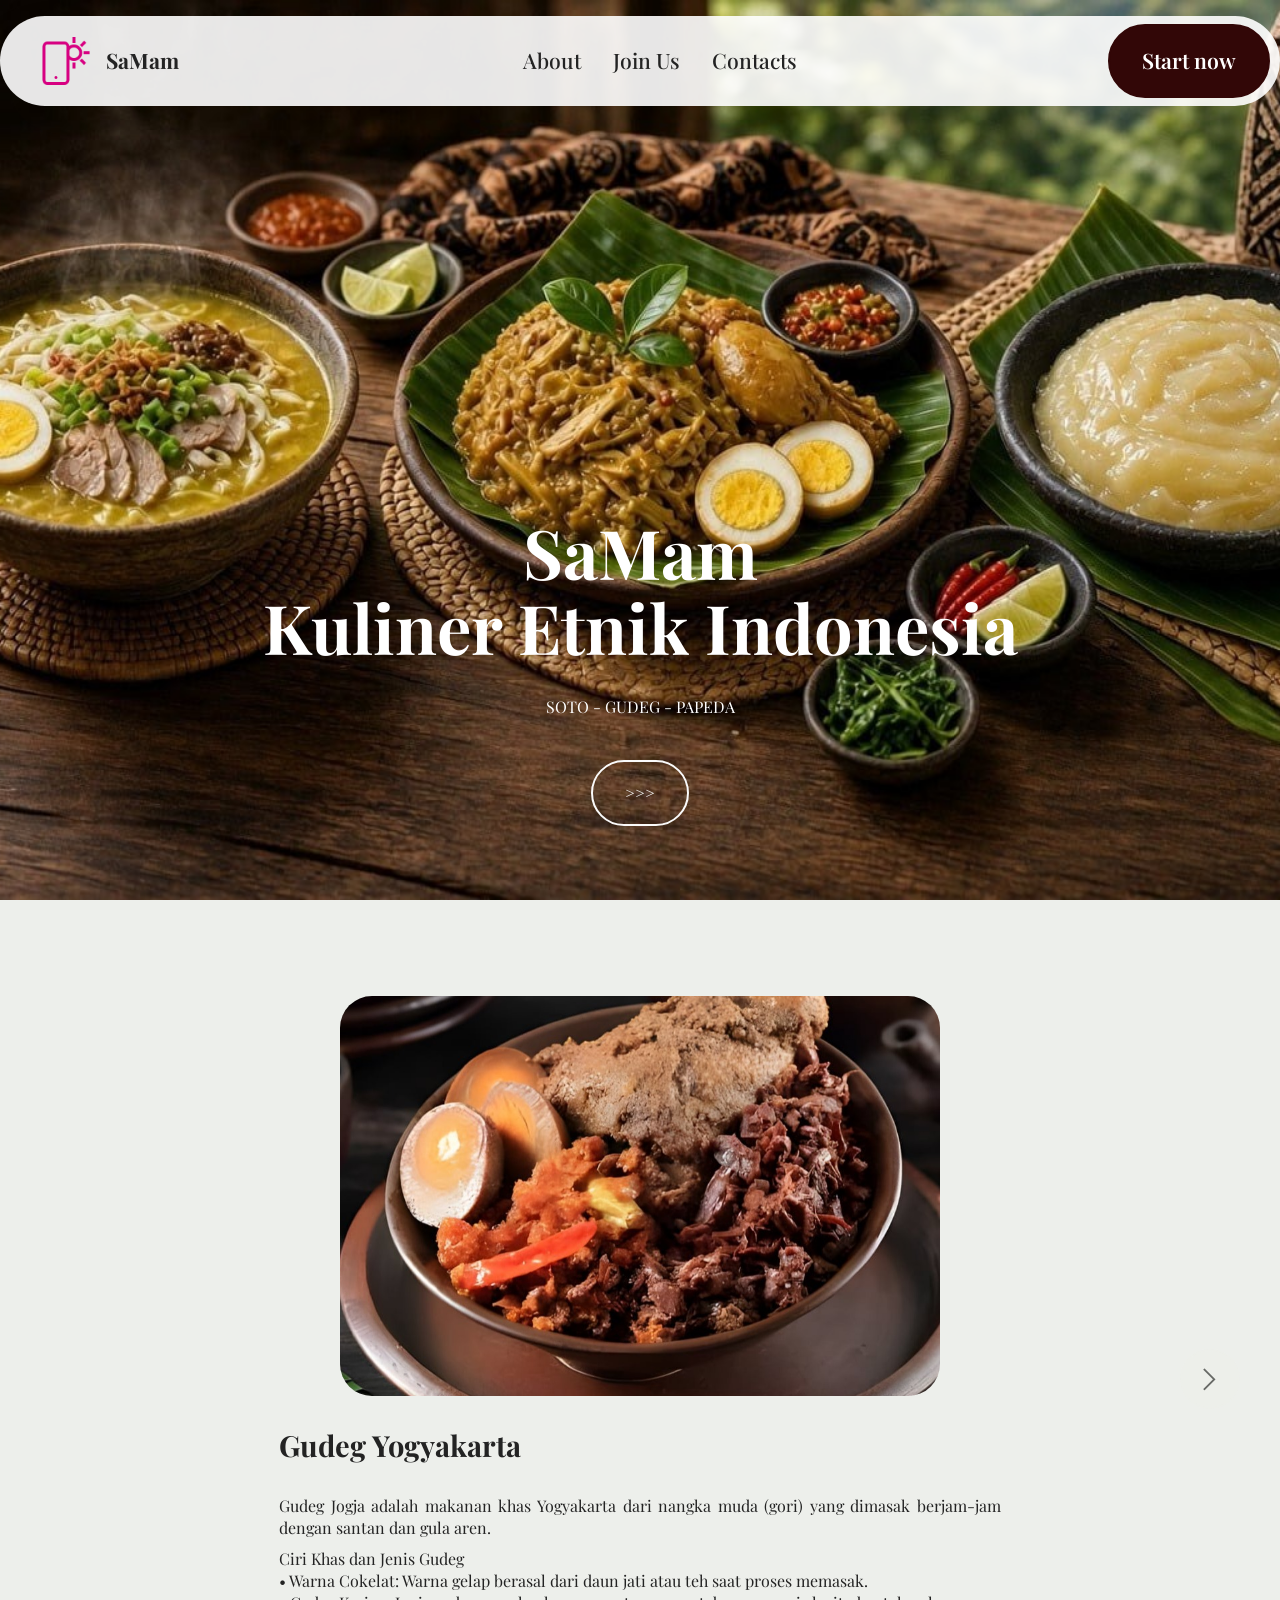
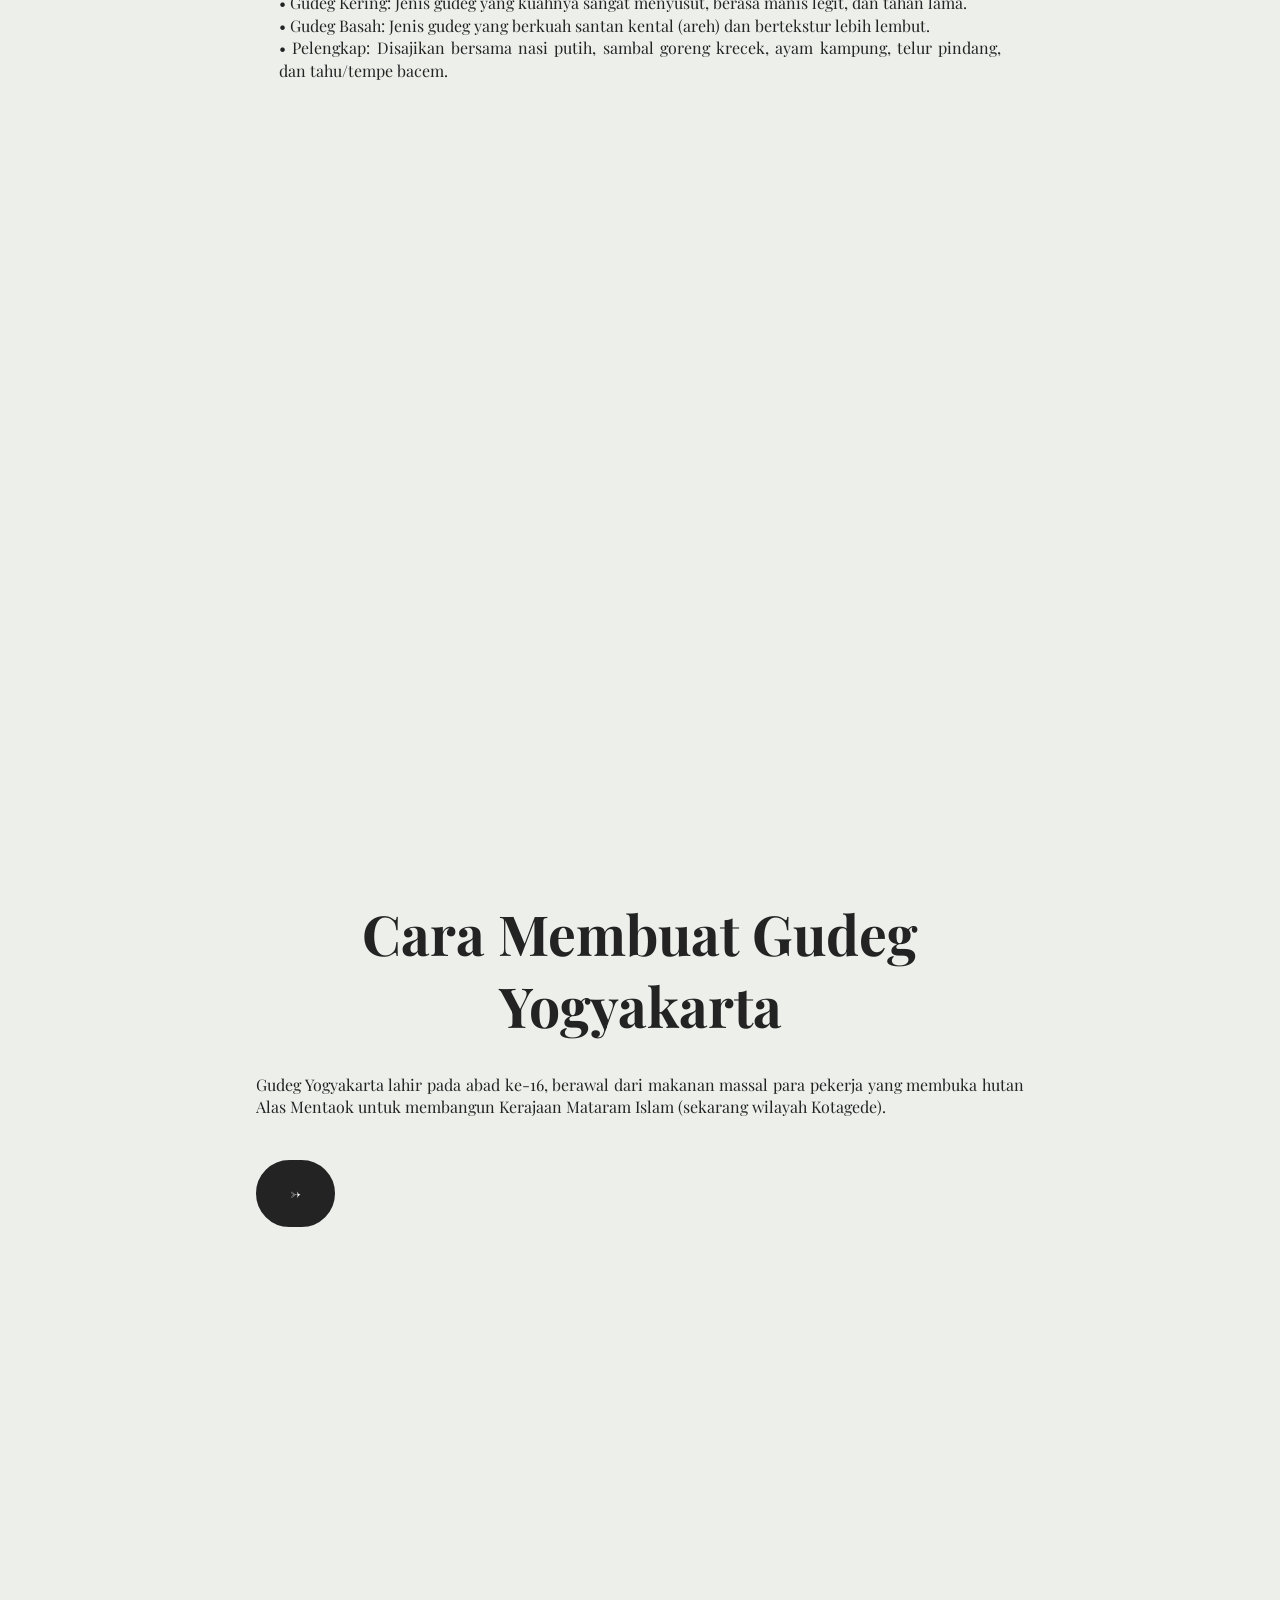
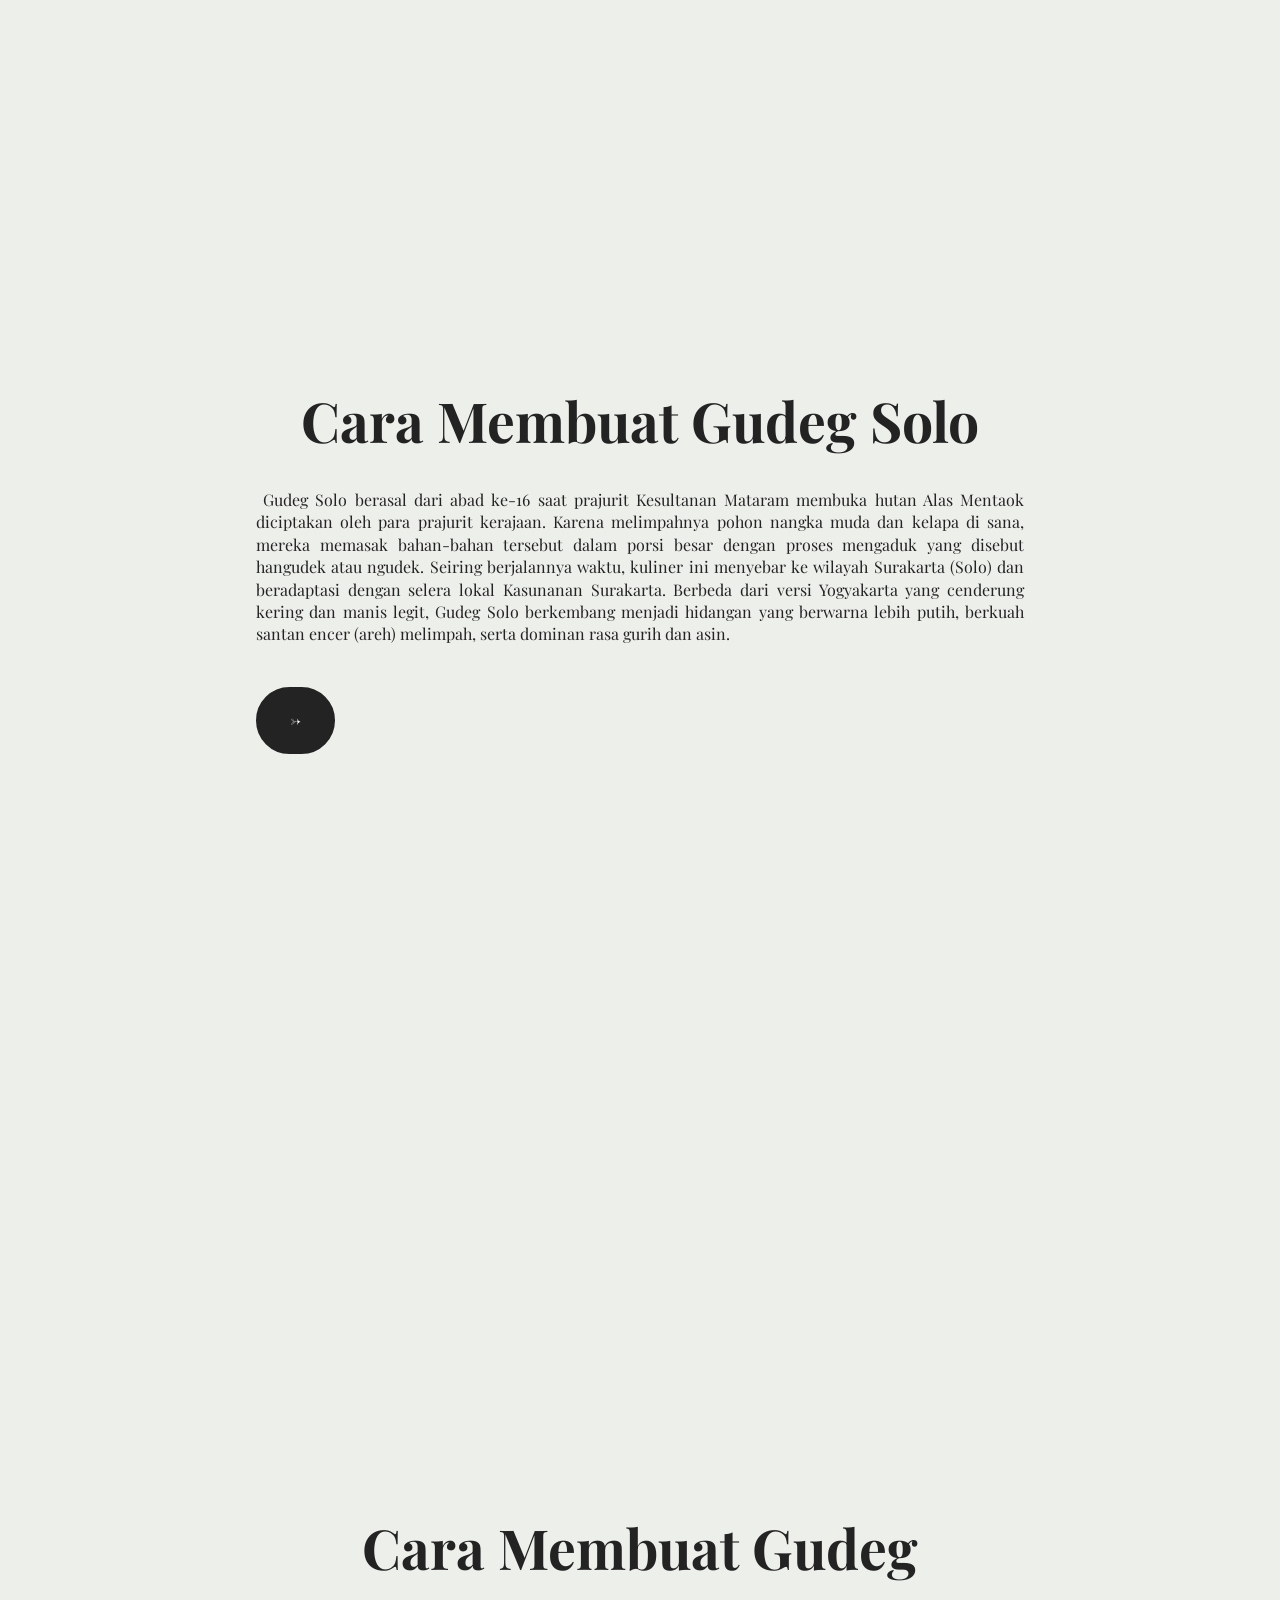
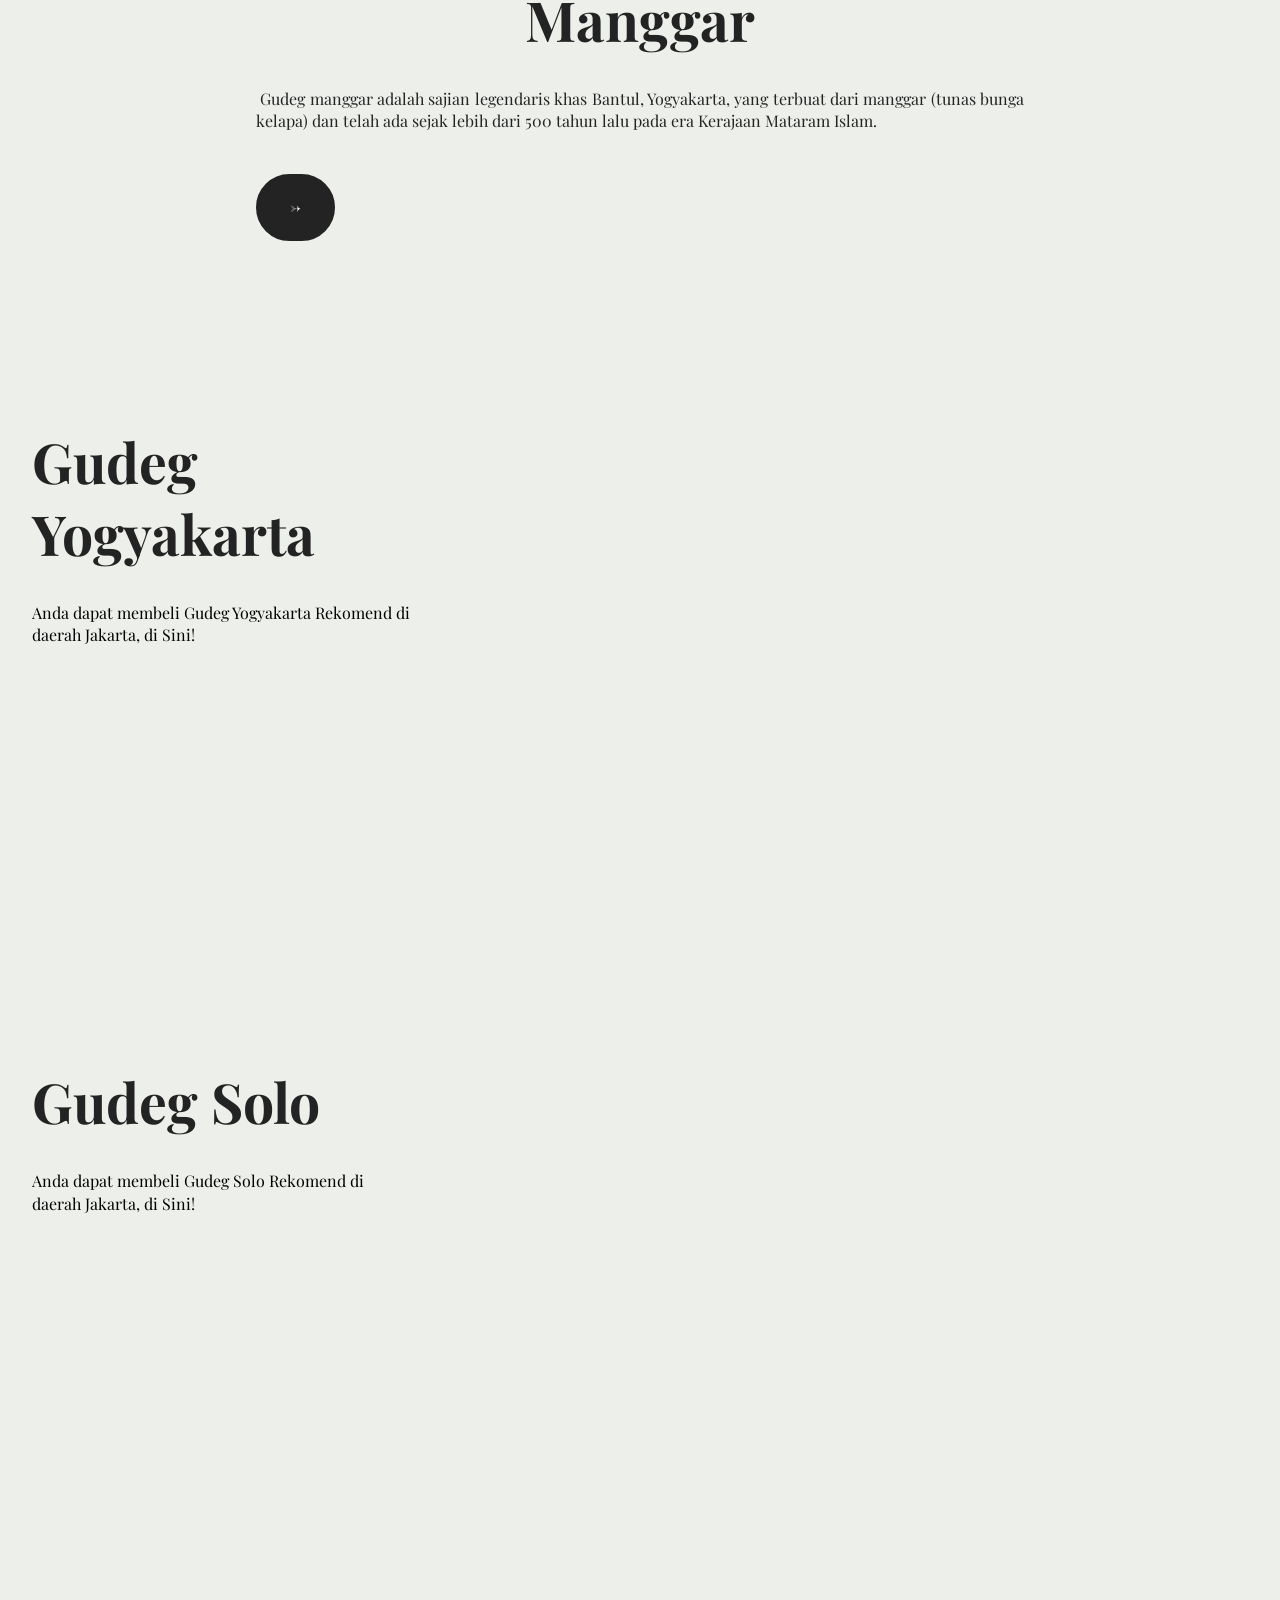
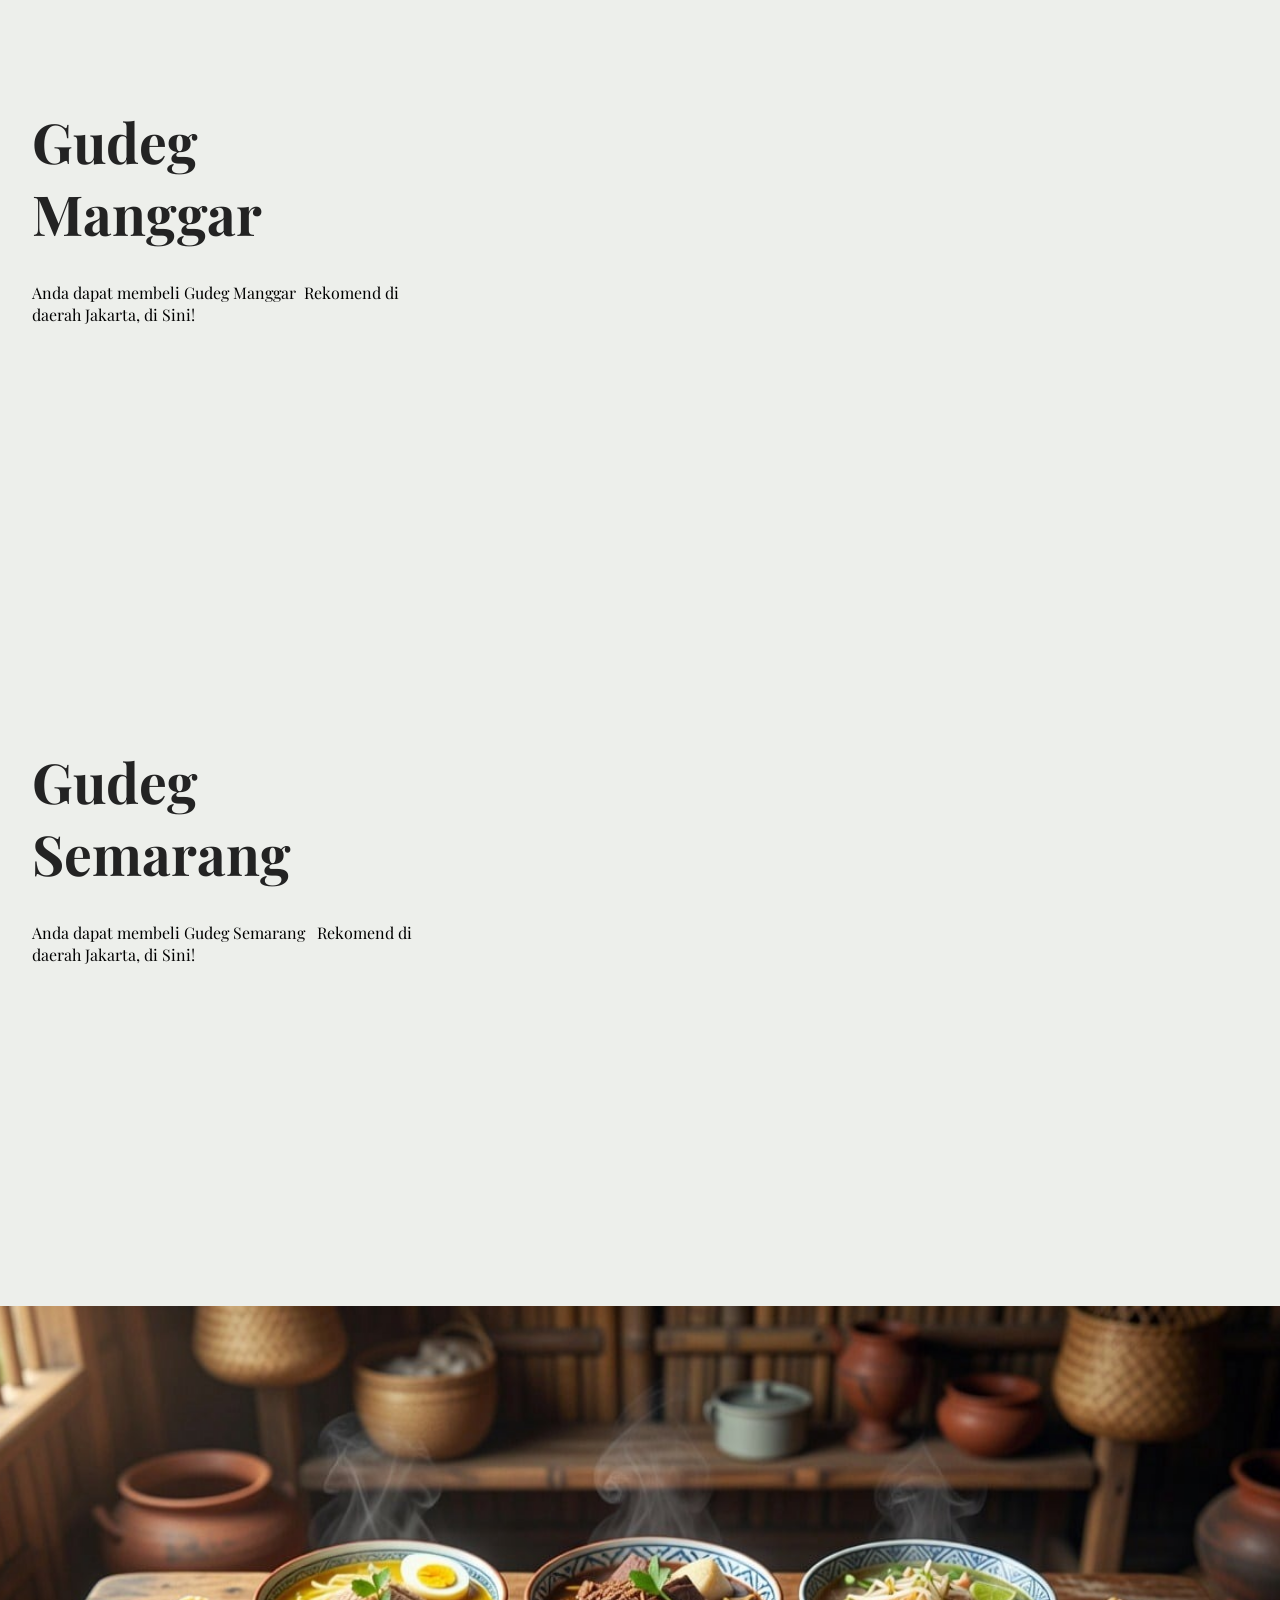
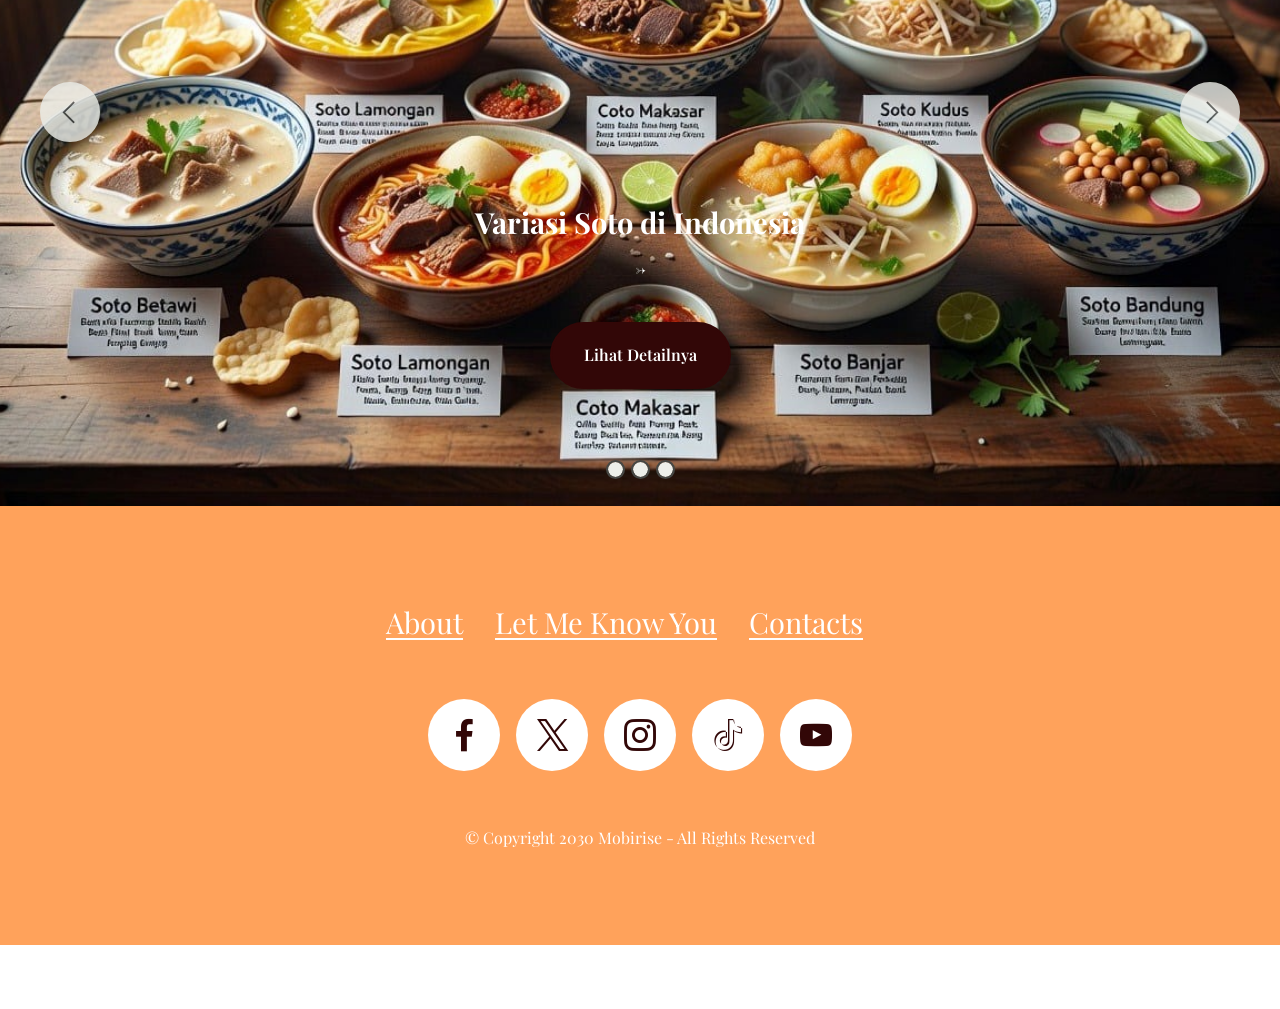
<file: Mobirise/page2.html>
<!DOCTYPE html>
<html  >
<head>
  <!-- Site made with Mobirise Website Builder v6.1.12, https://mobirise.com -->
  <meta charset="UTF-8">
  <meta http-equiv="X-UA-Compatible" content="IE=edge">
  <meta name="generator" content="Mobirise v6.1.12, mobirise.com">
  <meta name="viewport" content="width=device-width, initial-scale=1, minimum-scale=1">
  <link rel="shortcut icon" href="assets/images/logo5.png" type="image/x-icon">
  <meta name="description" content="">
  
  
  <title>Penjelasan Gudeg (page detail)</title>
  <link rel="stylesheet" href="assets/web/assets/mobirise-icons2/mobirise2.css">
  <link rel="stylesheet" href="assets/bootstrap/css/bootstrap.min.css">
  <link rel="stylesheet" href="assets/parallax/jarallax.css">
  <link rel="stylesheet" href="assets/animatecss/animate.css">
  <link rel="stylesheet" href="assets/dropdown/css/style.css">
  <link rel="stylesheet" href="assets/socicon/css/styles.css">
  <link rel="stylesheet" href="assets/theme/css/style.css">
  <link rel="preload" href="https://fonts.googleapis.com/css?family=Playfair+Display:400,500,600,700,800,900,400i,500i,600i,700i,800i,900i&display=swap" as="style" onload="this.onload=null;this.rel='stylesheet'">
  <noscript><link rel="stylesheet" href="https://fonts.googleapis.com/css?family=Playfair+Display:400,500,600,700,800,900,400i,500i,600i,700i,800i,900i&display=swap"></noscript>
  <link rel="preload" as="style" href="assets/mobirise/css/mbr-additional.css?v=OV4oB8"><link rel="stylesheet" href="assets/mobirise/css/mbr-additional.css?v=OV4oB8" type="text/css">

  
  
  
</head>
<body>

	<!-- Google tag (gtag.js) -->
  <script async src="https://www.googletagmanager.com/gtm.js?id=GTM-W7TNZMPM"></script>
<script>
  window.dataLayer = window.dataLayer || [];
  function gtag(){dataLayer.push(arguments);}
  gtag('js', new Date());
</script>
  
  <section data-bs-version="5.1" class="menu menu2 cid-vwAUPIrRF1" once="menu" id="menu02-2n">
	

	<nav class="navbar navbar-dropdown navbar-fixed-top navbar-expand-lg">
		<div class="container">
			<div class="navbar-brand">
				<span class="navbar-logo">
					<a href="https://mobirise.com">
						<img src="assets/images/logo.png" alt="Mobirise Website Builder" style="height: 3rem;">
					</a>
				</span>
				<span class="navbar-caption-wrap"><a class="navbar-caption text-black text-primary display-4" href="index.html#header05-1">SaMam</a></span>
			</div>
			<button class="navbar-toggler" type="button" data-toggle="collapse" data-bs-toggle="collapse" data-target="#navbarSupportedContent" data-bs-target="#navbarSupportedContent" aria-controls="navbarNavAltMarkup" aria-expanded="false" aria-label="Toggle navigation">
				<div class="hamburger">
					<span></span>
					<span></span>
					<span></span>
					<span></span>
				</div>
			</button>
			<div class="collapse navbar-collapse" id="navbarSupportedContent">
				<ul class="navbar-nav nav-dropdown" data-app-modern-menu="true"><li class="nav-item">
						<a class="nav-link link text-black text-primary display-4" href="page4.html">About</a>
					</li>
					<li class="nav-item">
						<a class="nav-link link text-black text-primary display-4" href="page6.html" aria-expanded="false">Join Us</a>
					</li>
					<li class="nav-item">
						<a class="nav-link link text-black text-primary display-4" href="page3.html">Contacts</a>
					</li></ul>
				
				<div class="navbar-buttons mbr-section-btn"><a class="btn btn-info display-4" href="index.html#form02-6"> Start now</a></div>
			</div>
		</div>
	</nav>
</section>

<section data-bs-version="5.1" class="header16 cid-vwAUPII3yb mbr-fullscreen mbr-parallax-background" id="header17-2o">
  
  
  <div class="container-fluid">
    <div class="row">
      <div class="content-wrap col-12 col-md-12">
        <h1 class="mbr-section-title mbr-fonts-style mbr-white mb-4 display-1">
          <strong><br>SaMam</strong><br><strong>Kuliner Etnik Indonesia</strong></h1>
        
        <p class="mbr-fonts-style mbr-text mbr-white mb-4 display-7">SOTO - GUDEG - PAPEDA</p>
        <div class="mbr-section-btn"><a class="btn btn-white-outline display-7" href="https://mobiri.se">&gt;&gt;&gt;</a></div>
      </div>
    </div>
  </div>
</section>

<section data-bs-version="5.1" class="slider2 mbr-embla cid-vwAUPIVbqu" id="slider02-2p">
	

	
	

	<div class="position-relative text-center">
		

		<div class="embla" data-skip-snaps="true" data-align="center" data-auto-play-interval="5" data-draggable="true">
			<div class="embla__viewport container-fluid">
				<div class="embla__container">
					<div class="embla__slide slider-image item" style="margin-left: 10rem; margin-right: 10rem;">
						<div class="user">
							<div class="user_image">
								<div class="item-wrapper position-relative">
									<img src="assets/images/images207-nero-ai-image-upscaler-photo-face-1200x737.jpeg" alt="Mobirise Website Builder" data-slide-to="0" data-bs-slide-to="0">
								</div>
							</div>
							<div class="user_text mb-4">
								<p class="mbr-fonts-style display-5"><strong>Gudeg Yogyakarta&nbsp;</strong></p>
							</div>
							<div class="user_name mbr-fonts-style mb-2 display-7">Gudeg Jogja adalah makanan khas Yogyakarta dari nangka muda (gori) yang dimasak berjam-jam dengan santan dan gula aren.</div>
							<div class="user_desk mbr-fonts-style display-7">Ciri Khas dan Jenis Gudeg<div>• Warna Cokelat: Warna gelap berasal dari daun jati atau teh saat proses memasak.</div><div>• Gudeg Kering: Jenis gudeg yang kuahnya sangat menyusut, berasa manis legit, dan tahan lama.</div><div>• Gudeg Basah: Jenis gudeg yang berkuah santan kental (areh) dan bertekstur lebih lembut.</div><div>• Pelengkap: Disajikan bersama nasi putih, sambal goreng krecek, ayam kampung, telur pindang, dan tahu/tempe bacem.</div></div>
						</div>
					</div>
					<div class="embla__slide slider-image item" style="margin-left: 10rem; margin-right: 10rem;">
						<div class="user">
							<div class="user_image">
								<div class="item-wrapper position-relative">
									<img src="assets/images/images208-nero-ai-image-upscaler-photo-face-998x800.jpeg" alt="Mobirise Website Builder" data-slide-to="1" data-bs-slide-to="1">
								</div>
							</div>
							<div class="user_text mb-4">
								<p class="mbr-fonts-style display-5">
									<strong>
										Gudeg Solo</strong></p>
							</div>
							<div class="user_name mbr-fonts-style mb-2 display-7">Gudeg Solo adalah hidangan khas tradisional asal Solo (Surakarta) berbahan dasar nangka muda yang bercita rasa cenderung gurih, asin, dan tidak terlalu manis jika dibandingkan dengan gudeg Yogyakarta.</div>
							<div class="user_desk mbr-fonts-style display-7">Karakteristik Utama Gudeg Solo<div>
</div><div>
</div><div>
</div><div>
</div><div>• Rasa: Lebih dominan gurih dan asin dengan sedikit sentuhan manis yang seimbang.</div><div>• Tekstur &amp; Kuah: Disajikan basah atau nyemek dengan tambahan kuah santan atau areh encer yang gurih.</div><div>• Warna: Warna cokelat pada nangka muda berasal dari rebusan daun jati.</div><div>• Penyajian Unik: Kerap disajikan bersama opor ayam, krecek, ceker, atau bahkan dipadu dengan bubur nasi.</div></div>
						</div>
					</div>
					<div class="embla__slide slider-image item" style="margin-left: 10rem; margin-right: 10rem;">
						<div class="user">
							<div class="user_image">
								<div class="item-wrapper position-relative">
									<img src="assets/images/images2010-1000x1000.jpeg" alt="Mobirise Website Builder" data-slide-to="2" data-bs-slide-to="2">
								</div>
							</div>
							<div class="user_text mb-4">
								<p class="mbr-fonts-style display-5">Gudeg Manggar</p>
							</div>
							<div class="user_name mbr-fonts-style mb-2 display-7">Gudeg manggar adalah makanan tradisional khas dari Bantul, Yogyakarta, yang terbuat dari bahan utama bunga kelapa muda (manggar).</div>
							<div class="user_desk mbr-fonts-style display-7">Karakteristik dan Keunikan<div>• Bahan Baku: Menggunakan kuncup bunga kelapa muda yang masih segar dan dipilih yang sangat muda agar teksturnya bisa lunak.</div><div>• Cita Rasa: Berbeda dengan gudeg nangka biasa yang cenderung manis, gudeg manggar memiliki rasa yang lebih gurih dan padat.</div><div>• Proses Memasak: Membutuhkan waktu lama (bisa berhari-hari atau belasan jam) dengan api kecil agar bumbu meresap, teksturnya empuk, dan menghilangkan rasa sepat.</div><div>• Sejarah &amp; Nilai Budaya: Konon merupakan hidangan istimewa para bangsawan Keraton Mataram pada masa lalu dan telah ditetapkan sebagai warisan budaya takbenda.</div></div>
						</div>
					</div>
					<div class="embla__slide slider-image item" style="margin-left: 10rem; margin-right: 10rem;">
						<div class="user">
							<div class="user_image">
								<div class="item-wrapper position-relative">
									<img src="assets/images/images2011-1080x812.jpeg" alt="Mobirise Website Builder" data-slide-to="3" data-bs-slide-to="3">
								</div>
							</div>
							<div class="user_text mb-4">
								<p class="mbr-fonts-style display-5"><strong>Gudeg Semarang</strong></p>
							</div>
							<div class="user_name mbr-fonts-style mb-2 display-7">Gudeg Semarang (atau lebih dikenal sebagai gudeg koyor) adalah hidangan khas kuliner Semarang yang memadukan nangka muda dengan koyor (urat, otot, atau tetelan bagian kaki sapi) berkuah santan yang gurih.</div>
							<div class="user_desk mbr-fonts-style display-7">Ciri Khas Gudeg Semarang<div>• Rasa Cenderung Gurih: Berbeda dari gudeg Yogyakarta yang dominan manis dan berwarna cokelat pekat, gudeg Semarang memiliki rasa yang lebih gurih, berkuah santan kental, dan sedikit pedas.</div><div>• Disajikan dengan Koyor: Lauk utamanya adalah koyor sapi yang empuk dan lumer di mulut, berpadu dengan sambal goreng krecek, telur pindang, opor ayam, serta tahu atau tempe bacem.</div><div>• Tekstur Lebih Basah: Karena disiram kuah santan kuning yang melimpah, tampilan dan penyajiannya mirip seperti nasi campur berkuah</div></div>
						</div>
					</div>
					
				</div>
			</div>
			<button class="embla__button embla__button--prev">
				<span class="mobi-mbri mobi-mbri-arrow-prev mbr-iconfont" aria-hidden="true"></span>
				<span class="sr-only visually-hidden visually-hidden visually-hidden">Previous</span>
			</button>
			<button class="embla__button embla__button--next">
				<span class="mobi-mbri mobi-mbri-arrow-next mbr-iconfont" aria-hidden="true"></span>
				<span class="sr-only visually-hidden visually-hidden visually-hidden">Next</span>
			</button>
		</div>
	</div>
</section>

<section data-bs-version="5.1" class="video03 cid-vwAUPJxUxY" id="video03-2q">
  
  

  <div class="text-center container">
    <div class="row justify-content-center">
      <div class="mbr-figure col-12 mb-5 col-md-9"><iframe class="mbr-embedded-video" src="https://www.youtube.com/embed/3tGj1B90Uns?rel=0&amp;amp;mute=1&amp;showinfo=0&amp;autoplay=1&amp;loop=1&amp;playlist=3tGj1B90Uns" width="1280" height="720" frameborder="0" allowfullscreen></iframe></div>
    </div>
    <div class="row justify-content-center">
      <div class="col-md-12 content-text">
        <h5 class="mbr-section-title mbr-fonts-style mb-4 display-2"><strong>Cara Membuat Gudeg Yogyakarta</strong></h5>
        <p class="mbr-text mbr-fonts-style mb-4 display-7">Gudeg Yogyakarta lahir pada abad ke-16, berawal dari makanan massal para pekerja yang membuka hutan Alas Mentaok untuk membangun Kerajaan Mataram Islam (sekarang wilayah Kotagede).</p>
        <div class="mbr-section-btn mt-4"><a class="btn btn-black display-7" href="https://mobiri.se">-&gt;</a></div>
      </div>
    </div>
  </div>
</section>

<section data-bs-version="5.1" class="video03 cid-vwAUPJKx5x" id="video03-2r">
  
  

  <div class="text-center container">
    <div class="row justify-content-center">
      <div class="mbr-figure col-12 mb-5 col-md-9"><iframe class="mbr-embedded-video" src="https://www.youtube.com/embed/zgPKjmJSp3A?rel=0&amp;amp;mute=1&amp;showinfo=0&amp;autoplay=1&amp;loop=1&amp;playlist=zgPKjmJSp3A" width="1280" height="720" frameborder="0" allowfullscreen></iframe></div>
    </div>
    <div class="row justify-content-center">
      <div class="col-md-12 content-text">
        <h5 class="mbr-section-title mbr-fonts-style mb-4 display-2"><strong>Cara Membuat Gudeg Solo</strong></h5>
        <p class="mbr-text mbr-fonts-style mb-4 display-7">&nbsp;Gudeg Solo berasal dari abad ke-16 saat prajurit Kesultanan Mataram membuka hutan Alas Mentaok diciptakan oleh para prajurit kerajaan. Karena melimpahnya pohon nangka muda dan kelapa di sana, mereka memasak bahan-bahan tersebut dalam porsi besar dengan proses mengaduk yang disebut hangudek atau ngudek. Seiring berjalannya waktu, kuliner ini menyebar ke wilayah Surakarta (Solo) dan beradaptasi dengan selera lokal Kasunanan Surakarta. Berbeda dari versi Yogyakarta yang cenderung kering dan manis legit, Gudeg Solo berkembang menjadi hidangan yang berwarna lebih putih, berkuah santan encer (areh) melimpah, serta dominan rasa gurih dan asin.&nbsp;<br></p>
        <div class="mbr-section-btn mt-4"><a class="btn btn-black display-7" href="https://mobiri.se">-&gt;</a></div>
      </div>
    </div>
  </div>
</section>

<section data-bs-version="5.1" class="video03 cid-vwAUPJUt3b" id="video03-2s">
  
  

  <div class="text-center container">
    <div class="row justify-content-center">
      <div class="mbr-figure col-12 mb-5 col-md-9"><iframe class="mbr-embedded-video" src="https://www.youtube.com/embed/Cujb76reIK0?rel=0&amp;amp;mute=1&amp;showinfo=0&amp;autoplay=1&amp;loop=1&amp;playlist=Cujb76reIK0" width="1280" height="720" frameborder="0" allowfullscreen></iframe></div>
    </div>
    <div class="row justify-content-center">
      <div class="col-md-12 content-text">
        <h5 class="mbr-section-title mbr-fonts-style mb-4 display-2"><strong>Cara Membuat Gudeg Manggar</strong></h5>
        <p class="mbr-text mbr-fonts-style mb-4 display-7">&nbsp;Gudeg manggar adalah sajian legendaris khas Bantul, Yogyakarta, yang terbuat dari manggar (tunas bunga kelapa) dan telah ada sejak lebih dari 500 tahun lalu pada era Kerajaan Mataram Islam.</p>
        <div class="mbr-section-btn mt-4"><a class="btn btn-black display-7" href="https://mobiri.se">-&gt;</a></div>
      </div>
    </div>
  </div>
</section>

<section data-bs-version="5.1" class="contacts03 cid-vwAUPKBZg2" id="contacts03-2w">
  

  
  <div class="container">
    <div class="row justify-content-center">
      <div class="col-lg-4">
        <div class="col-12 col-md-12">
          <h5 class="mbr-section-title mbr-fonts-style mt-0 mb-4 display-2">
            <strong>Gudeg Yogyakarta</strong></h5>
          <h6 class="mbr-section-subtitle mbr-fonts-style mt-0 mb-4 display-7">Anda dapat membeli Gudeg Yogyakarta Rekomend di daerah Jakarta, di Sini!<br></h6>
          
        </div>
      </div>
      <div class="col-lg-8 side-features">
        <div class="google-map"><iframe frameborder="0" style="border:0" src="https://www.google.com/maps/embed?pb=!1m15!1m10!1m3!1d3!2d106.82547669111518!3d-6.241646332036109!2m1!1f0!3m2!1i1024!2i768!4f75!3m3!1m2!1s0x2e69f3dc6a32be4d%3A0x3b8e3655f57de5c3!2sGudeg%20Yogya%20Bu%20Hani!4v1791271823643" allowfullscreen=""></iframe></div>
      </div>
    </div>
  </div>
</section>

<section data-bs-version="5.1" class="contacts03 cid-vwAUPKRIcQ" id="contacts03-2x">
  

  
  <div class="container">
    <div class="row justify-content-center">
      <div class="col-lg-4">
        <div class="col-12 col-md-12">
          <h5 class="mbr-section-title mbr-fonts-style mt-0 mb-4 display-2">
            <strong>Gudeg Solo</strong></h5>
          <h6 class="mbr-section-subtitle mbr-fonts-style mt-0 mb-4 display-7">Anda dapat membeli Gudeg Solo Rekomend di daerah Jakarta, di Sini!<br></h6>
          
        </div>
      </div>
      <div class="col-lg-8 side-features">
        <div class="google-map"><iframe frameborder="0" style="border:0" src="https://www.google.com/maps/embed?pb=!1m18!1m12!1m3!1d31732.43363067364!2d106.83650047431641!3d-6.190355699999999!2m3!1f0!2f0!3f0!3m2!1i1024!2i768!4f13.1!3m3!1m2!1s0x2e69f50e7e08b235%3A0xb5ef958f63107ad3!2sDapur%20Solo%20-%20Green%20Pramuka%20Square!5e0!3m2!1sen!2sid!4v1791272015026!5m2!1sen!2sid" allowfullscreen=""></iframe></div>
      </div>
    </div>
  </div>
</section>

<section data-bs-version="5.1" class="contacts03 cid-vwAUPL5O22" id="contacts03-2y">
  

  
  <div class="container">
    <div class="row justify-content-center">
      <div class="col-lg-4">
        <div class="col-12 col-md-12">
          <h5 class="mbr-section-title mbr-fonts-style mt-0 mb-4 display-2"><strong>Gudeg Manggar</strong></h5>
          <h6 class="mbr-section-subtitle mbr-fonts-style mt-0 mb-4 display-7">Anda dapat membeli Gudeg Manggar&nbsp; Rekomend di daerah Jakarta, di Sini!<br></h6>
          
        </div>
      </div>
      <div class="col-lg-8 side-features">
        <div class="google-map"><iframe frameborder="0" style="border:0" src="https://www.google.com/maps/embed?pb=!1m18!1m12!1m3!1d3952.7623275204737!2d110.35101247789102!3d-7.814964357479749!2m3!1f0!2f0!3f0!3m2!1i1024!2i768!4f13.1!3m3!1m2!1s0x2e7a57952390dbaf%3A0x86d4641b8aa1b8ae!2sGudeg%20Manggar%20Bu%20Tjondro!5e0!3m2!1sen!2sid!4v1791272055971!5m2!1sen!2sid" allowfullscreen=""></iframe></div>
      </div>
    </div>
  </div>
</section>

<section data-bs-version="5.1" class="contacts03 cid-vwAUPLkY0x" id="contacts03-2z">
  

  
  <div class="container">
    <div class="row justify-content-center">
      <div class="col-lg-4">
        <div class="col-12 col-md-12">
          <h5 class="mbr-section-title mbr-fonts-style mt-0 mb-4 display-2"><strong>Gudeg Semarang</strong></h5>
          <h6 class="mbr-section-subtitle mbr-fonts-style mt-0 mb-4 display-7">Anda dapat membeli Gudeg Semarang&nbsp; &nbsp;Rekomend di daerah Jakarta, di Sini!<br></h6>
          
        </div>
      </div>
      <div class="col-lg-8 side-features">
        <div class="google-map"><iframe frameborder="0" style="border:0" src="https://www.google.com/maps/embed?pb=!1m18!1m12!1m3!1d3966.400821717256!2d106.87100787483574!3d-6.210748860835236!2m3!1f0!2f0!3f0!3m2!1i1024!2i768!4f13.1!3m3!1m2!1s0x2e69f483823df641%3A0x4009933d8bf64f50!2sGudeg%20Bu%20Nah!5e0!3m2!1sen!2sid!4v1791272209771!5m2!1sen!2sid" allowfullscreen=""></iframe></div>
      </div>
    </div>
  </div>
</section>

<section data-bs-version="5.1" class="slider3 cid-vwAUPM6dIm" id="slider03-32">
    
    <div class="carousel slide" id="vzelPldB4d" data-interval="5000" data-bs-interval="5000">
        <ol class="carousel-indicators">
            <li data-slide-to="0" data-bs-slide-to="0" class="active" data-target="#vzelPldB4d" data-bs-target="#vzelPldB4d"></li>
            <li data-slide-to="1" data-bs-slide-to="1" data-target="#vzelPldB4d" data-bs-target="#vzelPldB4d"></li>
            <li data-slide-to="2" data-bs-slide-to="2" data-target="#vzelPldB4d" data-bs-target="#vzelPldB4d"></li>
        </ol>
        <div class="carousel-inner">
            <div class="carousel-item slider-image item active">
                <div class="item-wrapper">
                    <img class="d-block w-100" src="assets/images/1790060868041-01a0c7f1-1721-7792-9967-af344789ec77-1280x720.jpeg" alt="Mobirise Website Builder">
                    
                    <div class="carousel-caption">
                        <h5 class="mbr-section-subtitle mbr-fonts-style mb-3 display-5"><strong>Variasi Soto di Indonesia</strong></h5>
                        <p class="mbr-section-text mbr-fonts-style mb-4 display-7">-&gt;</p>
                        <div class="mbr-section-btn mb-5"><a class="btn btn-info display-7" href="page1.html">Lihat Detailnya</a></div>     
                    </div>
                </div>
            </div>
            <div class="carousel-item slider-image item">
                <div class="item-wrapper">
                    <img class="d-block w-100" src="assets/images/1790061356398-01a0c7f7-9b7f-7176-9dd4-fe6619a7a55a-1360x768.png" alt="Mobirise Website Builder">
                    
                    <div class="carousel-caption">
                        <h5 class="mbr-section-subtitle mbr-fonts-style mb-3 display-5">
                            <strong>Variasi Gudeg di Indonesia</strong></h5>
                        <p class="mbr-section-text mbr-fonts-style mb-4 display-7">-&gt;</p>
                        <div class="mbr-section-btn mb-5"><a class="btn btn-info display-7" href="page2.html">LIHAT DETAILNYA</a></div>     
                    </div>
                </div>
            </div>
            <div class="carousel-item slider-image item">
                <div class="item-wrapper">
                    <img class="d-block w-100" src="assets/images/1790061673587-01a0c7fd-6496-77a5-b518-6bd173b9f735-1280x720.jpeg" alt="Mobirise Website Builder">
                    
                    <div class="carousel-caption">
                        <h5 class="mbr-section-subtitle mbr-fonts-style mb-3 display-5">
                            <strong>Variasi Papeda di Indonesia</strong></h5>
                        <p class="mbr-section-text mbr-fonts-style mb-4 display-7">-&gt;</p>
                        <div class="mbr-section-btn mb-5"><a class="btn btn-info display-7" href="page5.html">LIHAT DETAILNYA</a></div>     
                    </div>
                </div>
            </div>
        </div>
        <a class="carousel-control carousel-control-prev" role="button" data-slide="prev" data-bs-slide="prev" href="#vzelPldB4d">
            <span class="mobi-mbri mobi-mbri-arrow-prev" aria-hidden="true"></span>
            <span class="sr-only visually-hidden">Previous</span>
        </a>
        <a class="carousel-control carousel-control-next" role="button" data-slide="next" data-bs-slide="next" href="#vzelPldB4d">
            <span class="mobi-mbri mobi-mbri-arrow-next" aria-hidden="true"></span>
            <span class="sr-only visually-hidden">Next</span>
        </a>
    </div>
</section>

<section data-bs-version="5.1" class="footer1 programm5 cid-vwAUPMmJZd" once="footers" id="footer03-33">

        

    

    <div class="container">
        <div class="row">

            <div class="row-links mb-4">
                <ul class="header-menu">
                  
                  
                  
                  
                <li class="header-menu-item mbr-fonts-style display-5"><a href="page4.html" class="text-danger text-primary">About</a></li><li class="header-menu-item mbr-fonts-style display-5"><a href="page6.html" class="text-danger">Let Me Know You</a></li><li class="header-menu-item mbr-fonts-style display-5"><a href="page3.html" class="text-danger text-primary">Contacts</a></li><li class="header-menu-item mbr-fonts-style display-5"></li></ul>
              </div>

            <div class="col-12">
                <div class="social-row">
                    <div class="soc-item">
                        <a href="https://mobiri.se/" target="_blank">
                            <span class="mbr-iconfont socicon socicon-facebook display-7"></span>
                        </a>
                    </div>
                    <div class="soc-item">
                        <a href="https://mobiri.se/" target="_blank">
                            <span class="mbr-iconfont socicon-twitter socicon"></span>
                        </a>
                    </div>
                    <div class="soc-item">
                        <a href="https://instagram.com/samuelps03?exln=dGl0MzhjY3Zmenl0 " target="_blank">
                            <span class="mbr-iconfont socicon-instagram socicon"></span>
                        </a>
                    </div>
                    <div class="soc-item">
                        <a href="https://www.tiktok.com/@samuelpratama02?_r=1&_t=ZS-9AW0wGTNFHZ" target="_blank">
                            <span class="mbr-iconfont socicon-tiktok socicon"></span>
                        </a>
                    </div>
                    <div class="soc-item">
                        <a href="https://www.youtube.com/@samuelps7060" target="_blank">
                            <span class="mbr-iconfont socicon-youtube socicon"></span>
                        </a>
                    </div>
                </div>
            </div>
            <div class="col-12 mt-5">
                <p class="mbr-fonts-style copyright display-7">
                    © Copyright 2030 Mobirise - All Rights Reserved
                </p>
            </div>
        </div>
    </div>
</section><section class="display-7" style="padding: 0;align-items: center;justify-content: center;flex-wrap: wrap;    align-content: center;display: flex;position: relative;height: 4rem;"><a href="https://mobiri.se/5111564" style="flex: 1 1;height: 4rem;position: absolute;width: 100%;z-index: 1;"><img alt="" style="height: 4rem;" src="[data-uri]"></a><p style="margin: 0;text-align: center;" class="display-7">&#8204;</p><a style="z-index:1" href="https://mobirise.com/html-builder.html">HTML Website Generator</a></section><script src="assets/bootstrap/js/bootstrap.bundle.min.js"></script>  <script src="assets/parallax/jarallax.js"></script>  <script src="assets/smoothscroll/smooth-scroll.js"></script>  <script src="assets/ytplayer/index.js"></script>  <script src="assets/dropdown/js/navbar-dropdown.js"></script>  <script src="assets/embla/embla.min.js"></script>  <script src="assets/embla/script.js"></script>  <script src="assets/playervimeo/vimeo_player.js"></script>  <script src="assets/theme/js/script.js"></script>  
  
  
  <input name="animation" type="hidden">
  </body>
</html>
</file>
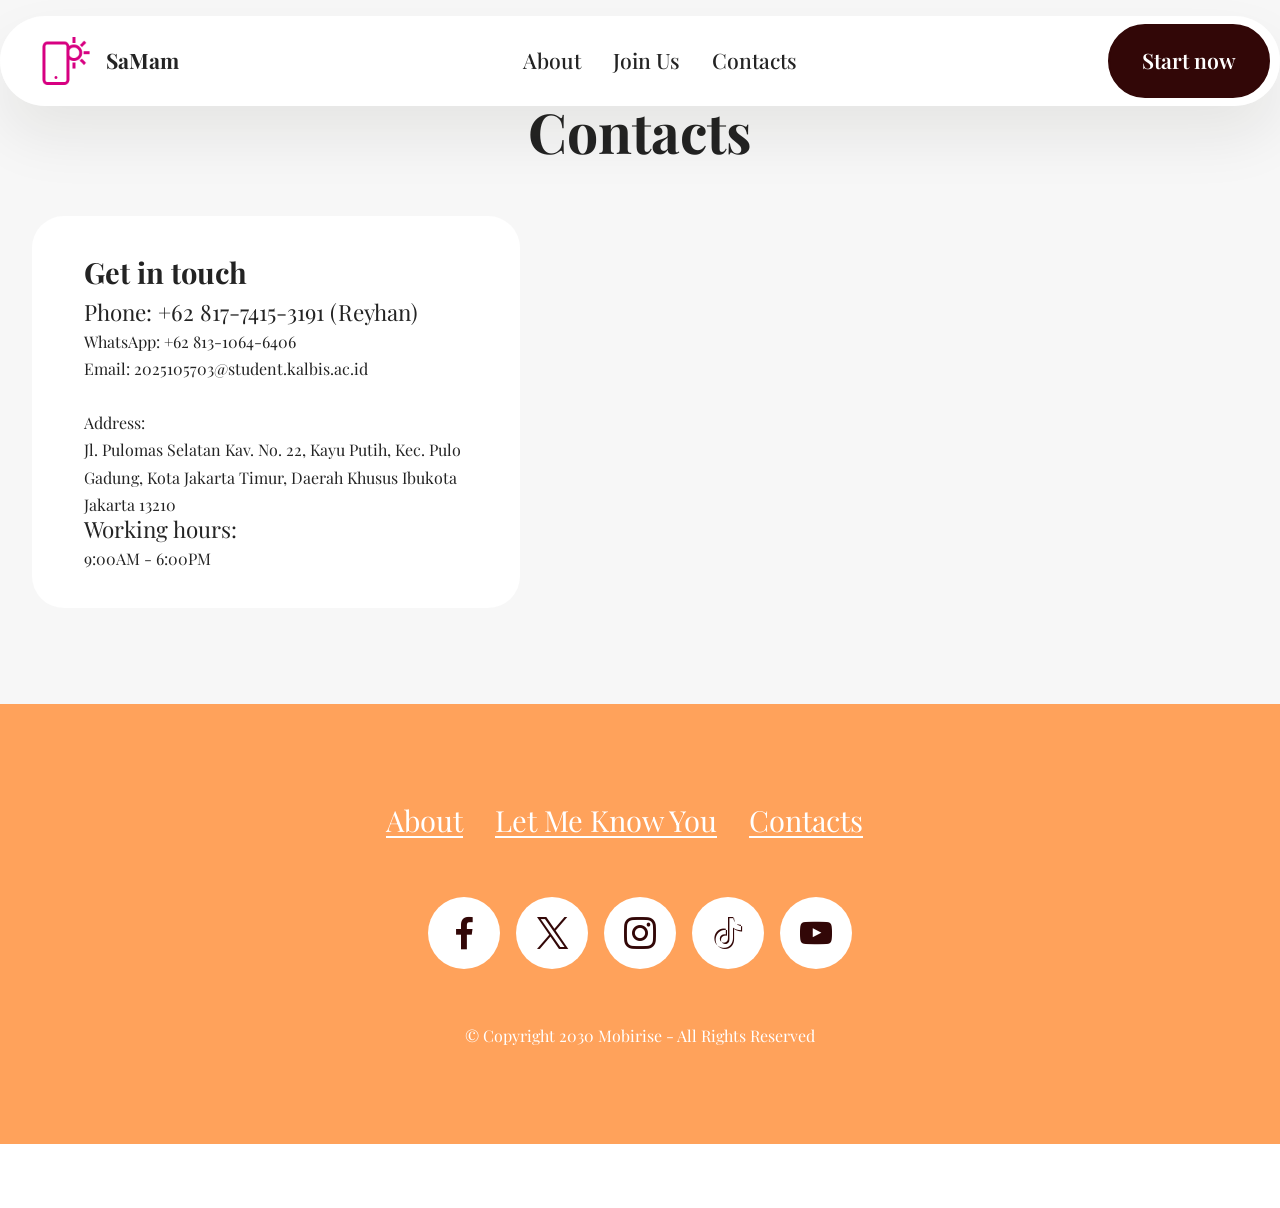
<file: Mobirise/page3.html>
<!DOCTYPE html>
<html  >
<head>
  <!-- Site made with Mobirise Website Builder v6.1.12, https://mobirise.com -->
  <meta charset="UTF-8">
  <meta http-equiv="X-UA-Compatible" content="IE=edge">
  <meta name="generator" content="Mobirise v6.1.12, mobirise.com">
  <meta name="viewport" content="width=device-width, initial-scale=1, minimum-scale=1">
  <link rel="shortcut icon" href="assets/images/logo5.png" type="image/x-icon">
  <meta name="description" content="">
  
  
  <title>CONTACT</title>
  <link rel="stylesheet" href="assets/web/assets/mobirise-icons2/mobirise2.css">
  <link rel="stylesheet" href="assets/bootstrap/css/bootstrap.min.css">
  <link rel="stylesheet" href="assets/animatecss/animate.css">
  <link rel="stylesheet" href="assets/dropdown/css/style.css">
  <link rel="stylesheet" href="assets/socicon/css/styles.css">
  <link rel="stylesheet" href="assets/theme/css/style.css">
  <link rel="preload" href="https://fonts.googleapis.com/css?family=Playfair+Display:400,500,600,700,800,900,400i,500i,600i,700i,800i,900i&display=swap" as="style" onload="this.onload=null;this.rel='stylesheet'">
  <noscript><link rel="stylesheet" href="https://fonts.googleapis.com/css?family=Playfair+Display:400,500,600,700,800,900,400i,500i,600i,700i,800i,900i&display=swap"></noscript>
  <link rel="preload" as="style" href="assets/mobirise/css/mbr-additional.css?v=62vHOU"><link rel="stylesheet" href="assets/mobirise/css/mbr-additional.css?v=62vHOU" type="text/css">

  
  
  
</head>
<body>


	<!-- Google tag (gtag.js) -->
  <script async src="https://www.googletagmanager.com/gtm.js?id=GTM-W7TNZMPM"></script>
<script>
  window.dataLayer = window.dataLayer || [];
  function gtag(){dataLayer.push(arguments);}
  gtag('js', new Date());
</script>
  <section data-bs-version="5.1" class="menu menu2 cid-vxfxyL61r3" once="menu" id="menu02-34">
	

	<nav class="navbar navbar-dropdown navbar-fixed-top navbar-expand-lg">
		<div class="container">
			<div class="navbar-brand">
				<span class="navbar-logo">
					<a href="https://mobirise.com">
						<img src="assets/images/logo.png" alt="Mobirise Website Builder" style="height: 3rem;">
					</a>
				</span>
				<span class="navbar-caption-wrap"><a class="navbar-caption text-black text-primary display-4" href="index.html#header05-1">SaMam</a></span>
			</div>
			<button class="navbar-toggler" type="button" data-toggle="collapse" data-bs-toggle="collapse" data-target="#navbarSupportedContent" data-bs-target="#navbarSupportedContent" aria-controls="navbarNavAltMarkup" aria-expanded="false" aria-label="Toggle navigation">
				<div class="hamburger">
					<span></span>
					<span></span>
					<span></span>
					<span></span>
				</div>
			</button>
			<div class="collapse navbar-collapse" id="navbarSupportedContent">
				<ul class="navbar-nav nav-dropdown" data-app-modern-menu="true"><li class="nav-item">
						<a class="nav-link link text-black text-primary display-4" href="page4.html">About</a>
					</li>
					<li class="nav-item">
						<a class="nav-link link text-black text-primary display-4" href="page6.html" aria-expanded="false">Join Us</a>
					</li>
					<li class="nav-item">
						<a class="nav-link link text-black text-primary display-4" href="page3.html">Contacts</a>
					</li></ul>
				
				<div class="navbar-buttons mbr-section-btn"><a class="btn btn-info display-4" href="index.html#form02-6"> Start now</a></div>
			</div>
		</div>
	</nav>
</section>

<section data-bs-version="5.1" class="contacts2 map1 cid-vxfxyMEkdx" id="contacts02-39">

    

    
    <div class="container">
        <div class="mbr-section-head mb-5">
            <h3 class="mbr-section-title mbr-fonts-style align-center mb-0 display-2">
                <strong>Contacts</strong>
            </h3>
            
        </div>
        <div class="row justify-content-center mt-4">
            <div class="card col-12 col-md-5">
                <div class="card-wrapper">
                    <div class="text-wrapper">
                        <h5 class="cardTitle mbr-fonts-style mb-2 display-5">
                        <strong>Get in touch</strong></h5>
                    <ul class="list mbr-fonts-style display-7">
                        <li class="mbr-text item-wrap"><span style="font-size: 1.4rem;">Phone: +62 817-7415-3191 (Reyhan)</span><br></li>
                        <li class="mbr-text item-wrap">WhatsApp: +62 813-1064-6406</li>
                        <li class="mbr-text item-wrap">Email: 2025105703@student.kalbis.ac.id</li><li class="mbr-text item-wrap"><br></li>
                        <li class="mbr-text item-wrap">Address: </li><li class="mbr-text item-wrap">Jl. Pulomas Selatan Kav. No. 22, Kayu Putih, Kec. Pulo Gadung, Kota Jakarta Timur, Daerah Khusus Ibukota Jakarta 13210&nbsp;&nbsp;</li><li class="mbr-text item-wrap"><span style="font-size: 1.4rem;">Working hours:</span><br></li><li class="mbr-text item-wrap">9:00AM - 6:00PM</li>
                    </ul>
                    </div>
                </div>
            </div>
            <div class="map-wrapper col-12 col-md-7">
                <div class="google-map"><iframe frameborder="0" style="border:0" src="https://www.google.com/maps/embed?pb=!1m18!1m12!1m3!1d3966.63847573824!2d106.87428477483529!3d-6.1791226605468434!2m3!1f0!2f0!3f0!3m2!1i1024!2i768!4f13.1!3m3!1m2!1s0x2e69f4e08e627af1%3A0x94a014042cad2fbf!2sKalbis%20University!5e0!3m2!1sen!2sid!4v1791269156129!5m2!1sen!2sid" allowfullscreen=""></iframe></div>
            </div>
        </div>
    </div>
</section>

<section data-bs-version="5.1" class="footer1 programm5 cid-vxfxyMTVBN" once="footers" id="footer03-3a">

        

    

    <div class="container">
        <div class="row">

            <div class="row-links mb-4">
                <ul class="header-menu">
                  
                  
                  
                  
                <li class="header-menu-item mbr-fonts-style display-5"><a href="page4.html" class="text-danger text-primary">About</a></li><li class="header-menu-item mbr-fonts-style display-5"><a href="page6.html" class="text-danger">Let Me Know You</a></li><li class="header-menu-item mbr-fonts-style display-5"><a href="page3.html" class="text-danger text-primary">Contacts</a></li><li class="header-menu-item mbr-fonts-style display-5"></li></ul>
              </div>

            <div class="col-12">
                <div class="social-row">
                    <div class="soc-item">
                        <a href="https://mobiri.se/" target="_blank">
                            <span class="mbr-iconfont socicon socicon-facebook display-7"></span>
                        </a>
                    </div>
                    <div class="soc-item">
                        <a href="https://mobiri.se/" target="_blank">
                            <span class="mbr-iconfont socicon-twitter socicon"></span>
                        </a>
                    </div>
                    <div class="soc-item">
                        <a href="https://instagram.com/samuelps03?exln=dGl0MzhjY3Zmenl0 " target="_blank">
                            <span class="mbr-iconfont socicon-instagram socicon"></span>
                        </a>
                    </div>
                    <div class="soc-item">
                        <a href="https://www.tiktok.com/@samuelpratama02?_r=1&_t=ZS-9AW0wGTNFHZ" target="_blank">
                            <span class="mbr-iconfont socicon-tiktok socicon"></span>
                        </a>
                    </div>
                    <div class="soc-item">
                        <a href="https://www.youtube.com/@samuelps7060" target="_blank">
                            <span class="mbr-iconfont socicon-youtube socicon"></span>
                        </a>
                    </div>
                </div>
            </div>
            <div class="col-12 mt-5">
                <p class="mbr-fonts-style copyright display-7">
                    © Copyright 2030 Mobirise - All Rights Reserved
                </p>
            </div>
        </div>
    </div>
</section><section class="display-7" style="padding: 0;align-items: center;justify-content: center;flex-wrap: wrap;    align-content: center;display: flex;position: relative;height: 4rem;"><a href="https://mobiri.se/5111564" style="flex: 1 1;height: 4rem;position: absolute;width: 100%;z-index: 1;"><img alt="" style="height: 4rem;" src="[data-uri]"></a><p style="margin: 0;text-align: center;" class="display-7">&#8204;</p><a style="z-index:1" href="https://mobirise.com/html-builder.html">HTML Creator</a></section><script src="assets/bootstrap/js/bootstrap.bundle.min.js"></script>  <script src="assets/smoothscroll/smooth-scroll.js"></script>  <script src="assets/ytplayer/index.js"></script>  <script src="assets/dropdown/js/navbar-dropdown.js"></script>  <script src="assets/theme/js/script.js"></script>  
  
  
  <input name="animation" type="hidden">
  </body>
</html>
</file>
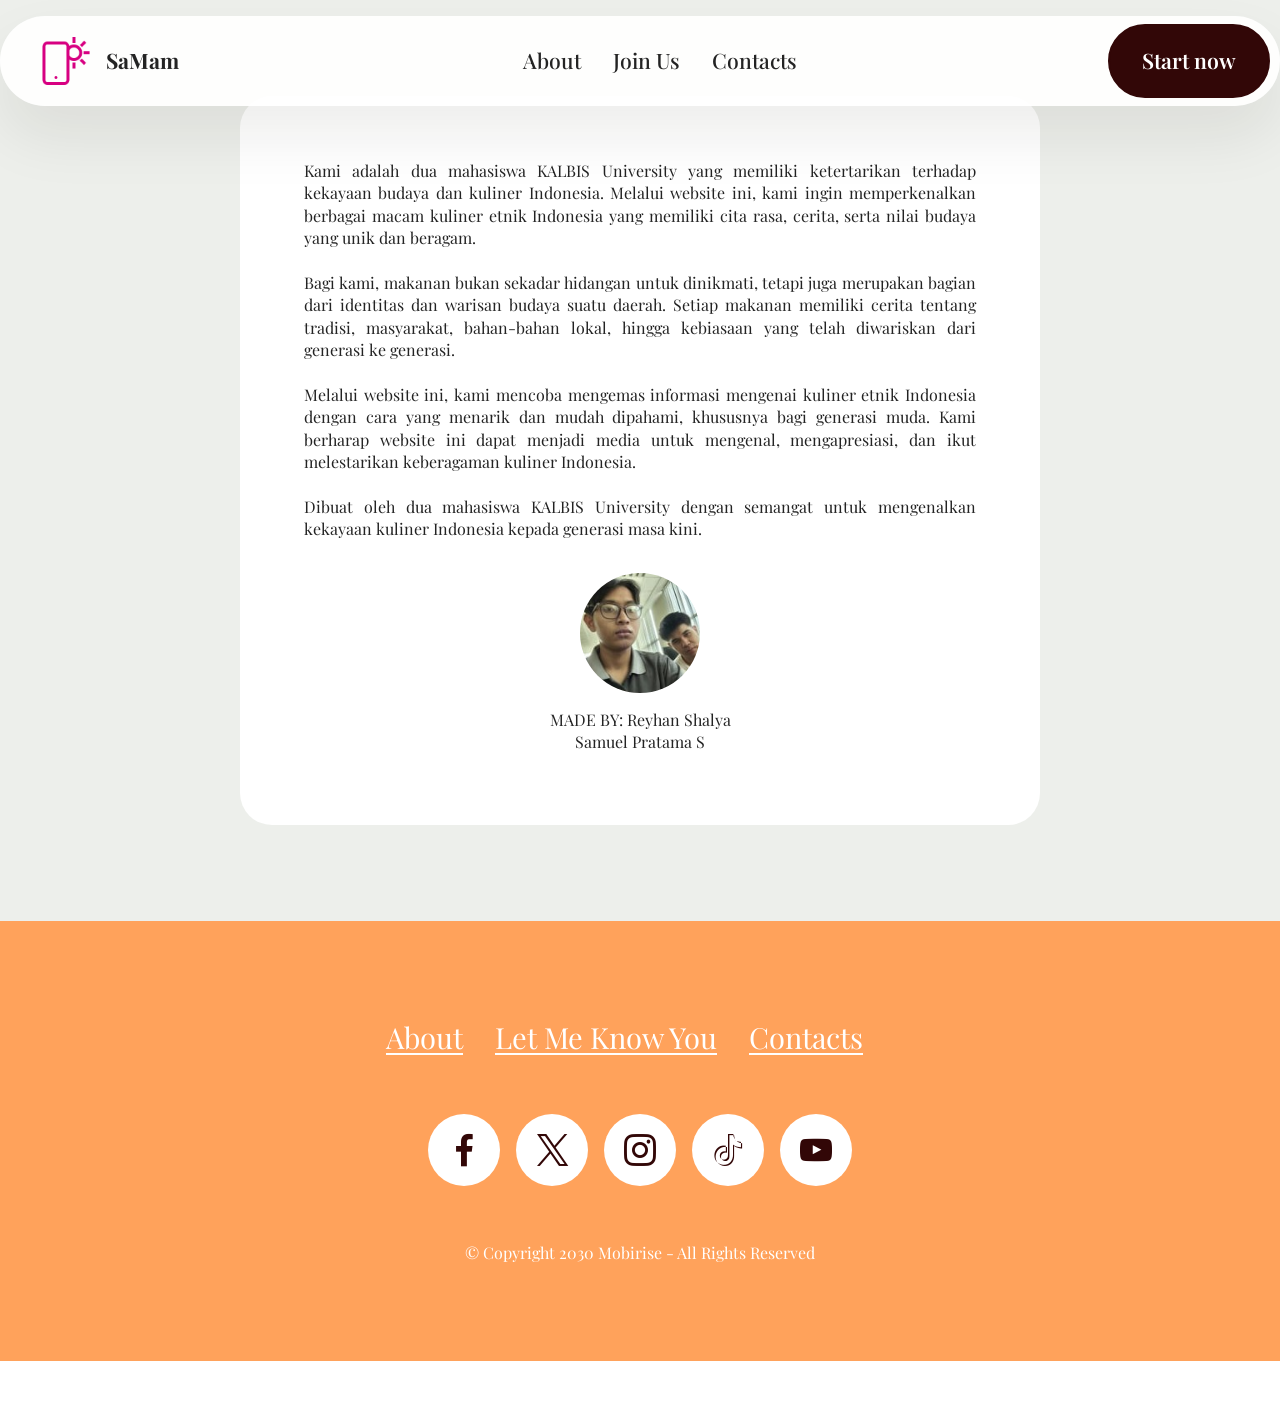
<file: Mobirise/page4.html>
<!DOCTYPE html>
<html  >
<head>
  <!-- Site made with Mobirise Website Builder v6.1.12, https://mobirise.com -->
  <meta charset="UTF-8">
  <meta http-equiv="X-UA-Compatible" content="IE=edge">
  <meta name="generator" content="Mobirise v6.1.12, mobirise.com">
  <meta name="viewport" content="width=device-width, initial-scale=1, minimum-scale=1">
  <link rel="shortcut icon" href="assets/images/logo5.png" type="image/x-icon">
  <meta name="description" content="">
  
  
  <title>ABOUT&nbsp;</title>
  <link rel="stylesheet" href="assets/web/assets/mobirise-icons2/mobirise2.css">
  <link rel="stylesheet" href="assets/bootstrap/css/bootstrap.min.css">
  <link rel="stylesheet" href="assets/animatecss/animate.css">
  <link rel="stylesheet" href="assets/dropdown/css/style.css">
  <link rel="stylesheet" href="assets/socicon/css/styles.css">
  <link rel="stylesheet" href="assets/theme/css/style.css">
  <link rel="preload" href="https://fonts.googleapis.com/css?family=Playfair+Display:400,500,600,700,800,900,400i,500i,600i,700i,800i,900i&display=swap" as="style" onload="this.onload=null;this.rel='stylesheet'">
  <noscript><link rel="stylesheet" href="https://fonts.googleapis.com/css?family=Playfair+Display:400,500,600,700,800,900,400i,500i,600i,700i,800i,900i&display=swap"></noscript>
  <link rel="preload" as="style" href="assets/mobirise/css/mbr-additional.css?v=DzeADJ"><link rel="stylesheet" href="assets/mobirise/css/mbr-additional.css?v=DzeADJ" type="text/css">

  
  
  
</head>
<body>


	<!-- Google tag (gtag.js) -->
  <script async src="https://www.googletagmanager.com/gtm.js?id=GTM-W7TNZMPM"></script>
<script>
  window.dataLayer = window.dataLayer || [];
  function gtag(){dataLayer.push(arguments);}
  gtag('js', new Date());
</script>
  <section data-bs-version="5.1" class="menu menu2 cid-vxfynhYDFP" once="menu" id="menu02-3b">
	

	<nav class="navbar navbar-dropdown navbar-fixed-top navbar-expand-lg">
		<div class="container">
			<div class="navbar-brand">
				<span class="navbar-logo">
					<a href="https://mobirise.com">
						<img src="assets/images/logo.png" alt="Mobirise Website Builder" style="height: 3rem;">
					</a>
				</span>
				<span class="navbar-caption-wrap"><a class="navbar-caption text-black text-primary display-4" href="index.html#header05-1">SaMam</a></span>
			</div>
			<button class="navbar-toggler" type="button" data-toggle="collapse" data-bs-toggle="collapse" data-target="#navbarSupportedContent" data-bs-target="#navbarSupportedContent" aria-controls="navbarNavAltMarkup" aria-expanded="false" aria-label="Toggle navigation">
				<div class="hamburger">
					<span></span>
					<span></span>
					<span></span>
					<span></span>
				</div>
			</button>
			<div class="collapse navbar-collapse" id="navbarSupportedContent">
				<ul class="navbar-nav nav-dropdown" data-app-modern-menu="true"><li class="nav-item">
						<a class="nav-link link text-black text-primary display-4" href="page4.html">About</a>
					</li>
					<li class="nav-item">
						<a class="nav-link link text-black text-primary display-4" href="page6.html" aria-expanded="false">Join Us</a>
					</li>
					<li class="nav-item">
						<a class="nav-link link text-black text-primary display-4" href="page3.html">Contacts</a>
					</li></ul>
				
				<div class="navbar-buttons mbr-section-btn"><a class="btn btn-info display-4" href="index.html#form02-6"> Start now</a></div>
			</div>
		</div>
	</nav>
</section>

<section data-bs-version="5.1" class="people06 cid-vxfz90M2xV" id="people06-3f">   
    

    
    
    <div class="container">
        <div class="row justify-content-center">
            <div class="card col-12 col-md-12 col-lg-8">
                <div class="card-wrapper">
                    <div class="card-box align-center">
                        <p class="card-text mbr-fonts-style display-7">Kami adalah dua mahasiswa KALBIS University yang memiliki ketertarikan terhadap kekayaan budaya dan kuliner Indonesia. Melalui website ini, kami ingin memperkenalkan berbagai macam kuliner etnik Indonesia yang memiliki cita rasa, cerita, serta nilai budaya yang unik dan beragam.
<br>
<br>Bagi kami, makanan bukan sekadar hidangan untuk dinikmati, tetapi juga merupakan bagian dari identitas dan warisan budaya suatu daerah. Setiap makanan memiliki cerita tentang tradisi, masyarakat, bahan-bahan lokal, hingga kebiasaan yang telah diwariskan dari generasi ke generasi.
<br>
<br>Melalui website ini, kami mencoba mengemas informasi mengenai kuliner etnik Indonesia dengan cara yang menarik dan mudah dipahami, khususnya bagi generasi muda. Kami berharap website ini dapat menjadi media untuk mengenal, mengapresiasi, dan ikut melestarikan keberagaman kuliner Indonesia.
<br>
<br>Dibuat oleh dua mahasiswa KALBIS University dengan semangat untuk mengenalkan kekayaan kuliner Indonesia kepada generasi masa kini.</p>
                        <div class="img-wrapper mt-4 justify-content-center">
                            <img src="assets/images/whatsapp20image202026-10-0620at2013.57.22-240x180.jpeg" alt="" data-slide-to="0" data-bs-slide-to="0">
                        </div>
                        <p class="card-title mbr-fonts-style mt-3 display-7">MADE BY: Reyhan Shalya<br>Samuel Pratama S</p>
                    </div>
                </div>
            </div>
        </div>
    </div>
</section>

<section data-bs-version="5.1" class="footer1 programm5 cid-vxfynimqxd" once="footers" id="footer03-3d">

        

    

    <div class="container">
        <div class="row">

            <div class="row-links mb-4">
                <ul class="header-menu">
                  
                  
                  
                  
                <li class="header-menu-item mbr-fonts-style display-5"><a href="page4.html" class="text-danger text-primary">About</a></li><li class="header-menu-item mbr-fonts-style display-5"><a href="page6.html" class="text-danger">Let Me Know You</a></li><li class="header-menu-item mbr-fonts-style display-5"><a href="page3.html" class="text-danger text-primary">Contacts</a></li><li class="header-menu-item mbr-fonts-style display-5"></li></ul>
              </div>

            <div class="col-12">
                <div class="social-row">
                    <div class="soc-item">
                        <a href="https://mobiri.se/" target="_blank">
                            <span class="mbr-iconfont socicon socicon-facebook display-7"></span>
                        </a>
                    </div>
                    <div class="soc-item">
                        <a href="https://mobiri.se/" target="_blank">
                            <span class="mbr-iconfont socicon-twitter socicon"></span>
                        </a>
                    </div>
                    <div class="soc-item">
                        <a href="https://instagram.com/samuelps03?exln=dGl0MzhjY3Zmenl0 " target="_blank">
                            <span class="mbr-iconfont socicon-instagram socicon"></span>
                        </a>
                    </div>
                    <div class="soc-item">
                        <a href="https://www.tiktok.com/@samuelpratama02?_r=1&_t=ZS-9AW0wGTNFHZ" target="_blank">
                            <span class="mbr-iconfont socicon-tiktok socicon"></span>
                        </a>
                    </div>
                    <div class="soc-item">
                        <a href="https://www.youtube.com/@samuelps7060" target="_blank">
                            <span class="mbr-iconfont socicon-youtube socicon"></span>
                        </a>
                    </div>
                </div>
            </div>
            <div class="col-12 mt-5">
                <p class="mbr-fonts-style copyright display-7">
                    © Copyright 2030 Mobirise - All Rights Reserved
                </p>
            </div>
        </div>
    </div>
</section><section class="display-7" style="padding: 0;align-items: center;justify-content: center;flex-wrap: wrap;    align-content: center;display: flex;position: relative;height: 4rem;"><a href="https://mobiri.se/5111564" style="flex: 1 1;height: 4rem;position: absolute;width: 100%;z-index: 1;"><img alt="" style="height: 4rem;" src="[data-uri]"></a><p style="margin: 0;text-align: center;" class="display-7">&#8204;</p><a style="z-index:1" href="https://mobirise.com/offline-website-builder.html">Offline Website Builder</a></section><script src="assets/bootstrap/js/bootstrap.bundle.min.js"></script>  <script src="assets/smoothscroll/smooth-scroll.js"></script>  <script src="assets/ytplayer/index.js"></script>  <script src="assets/dropdown/js/navbar-dropdown.js"></script>  <script src="assets/theme/js/script.js"></script>  
  
  
  <input name="animation" type="hidden">
  </body>
</html>
</file>
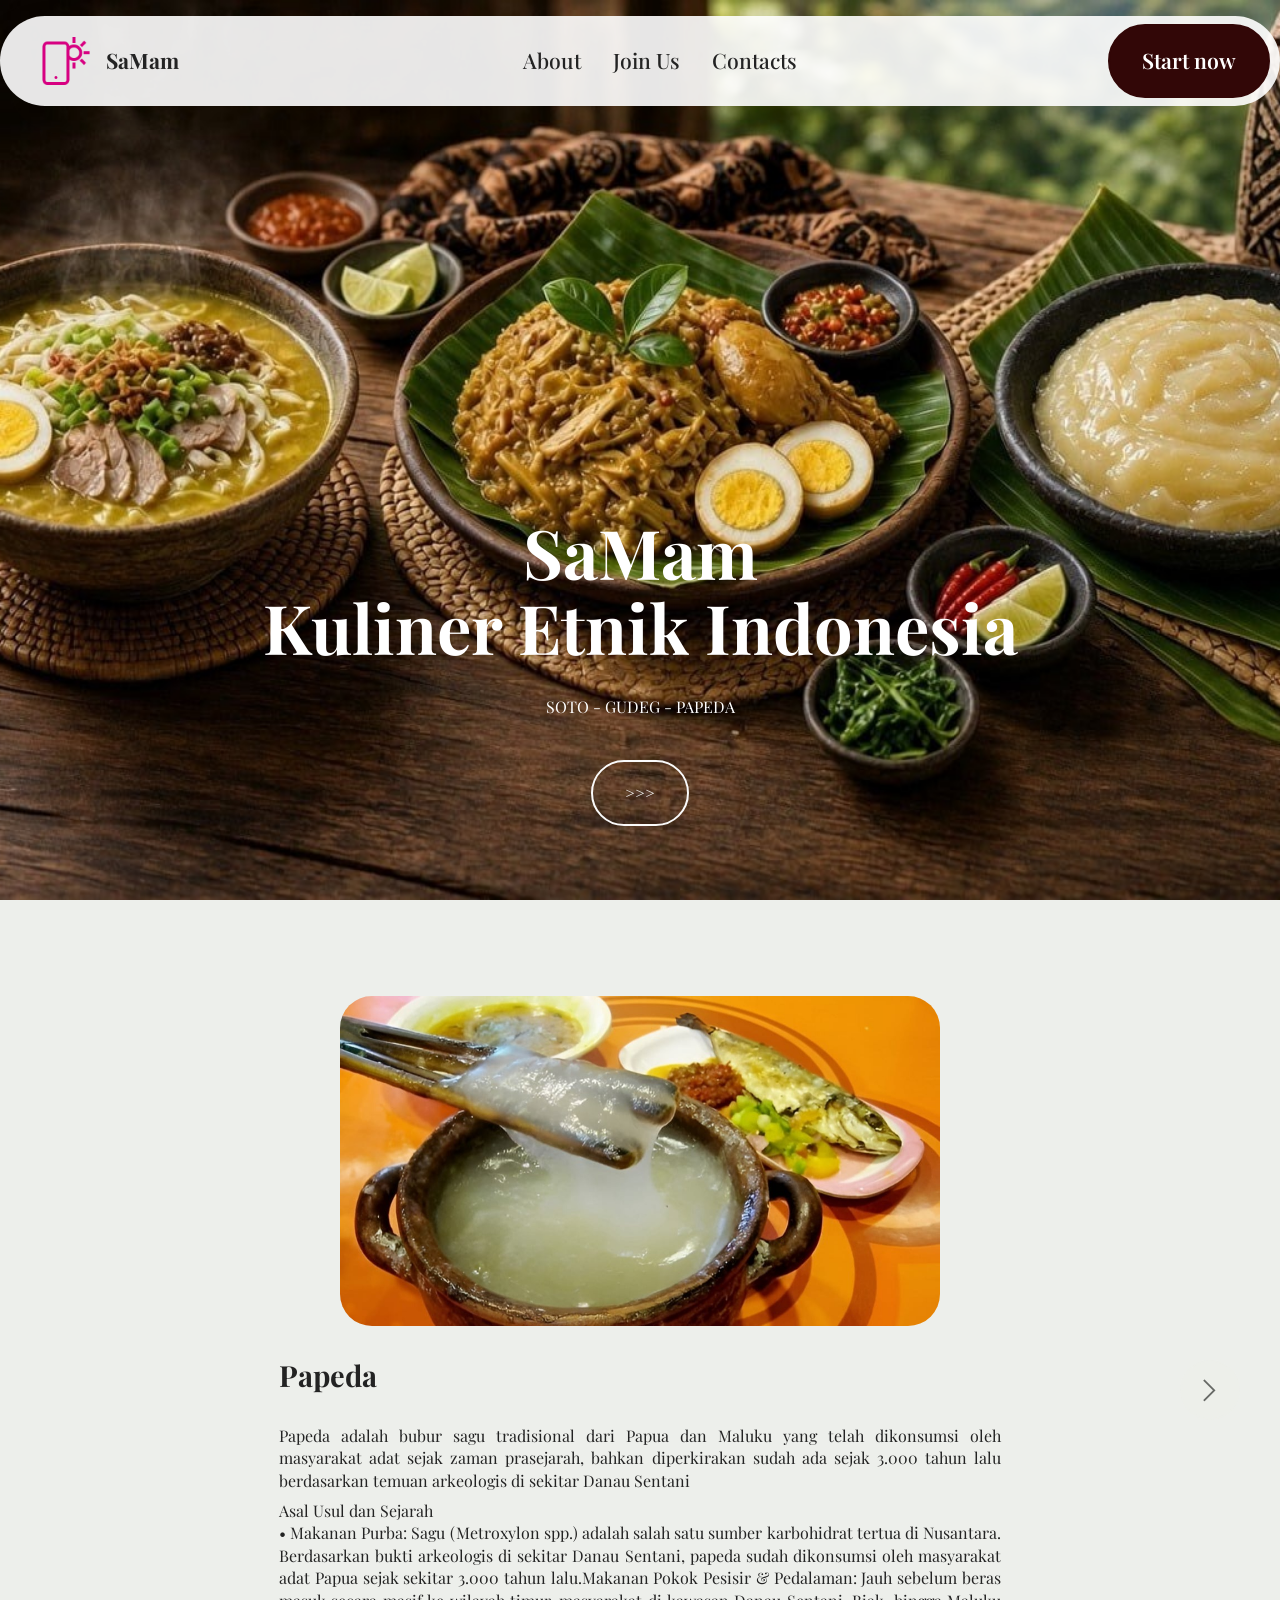
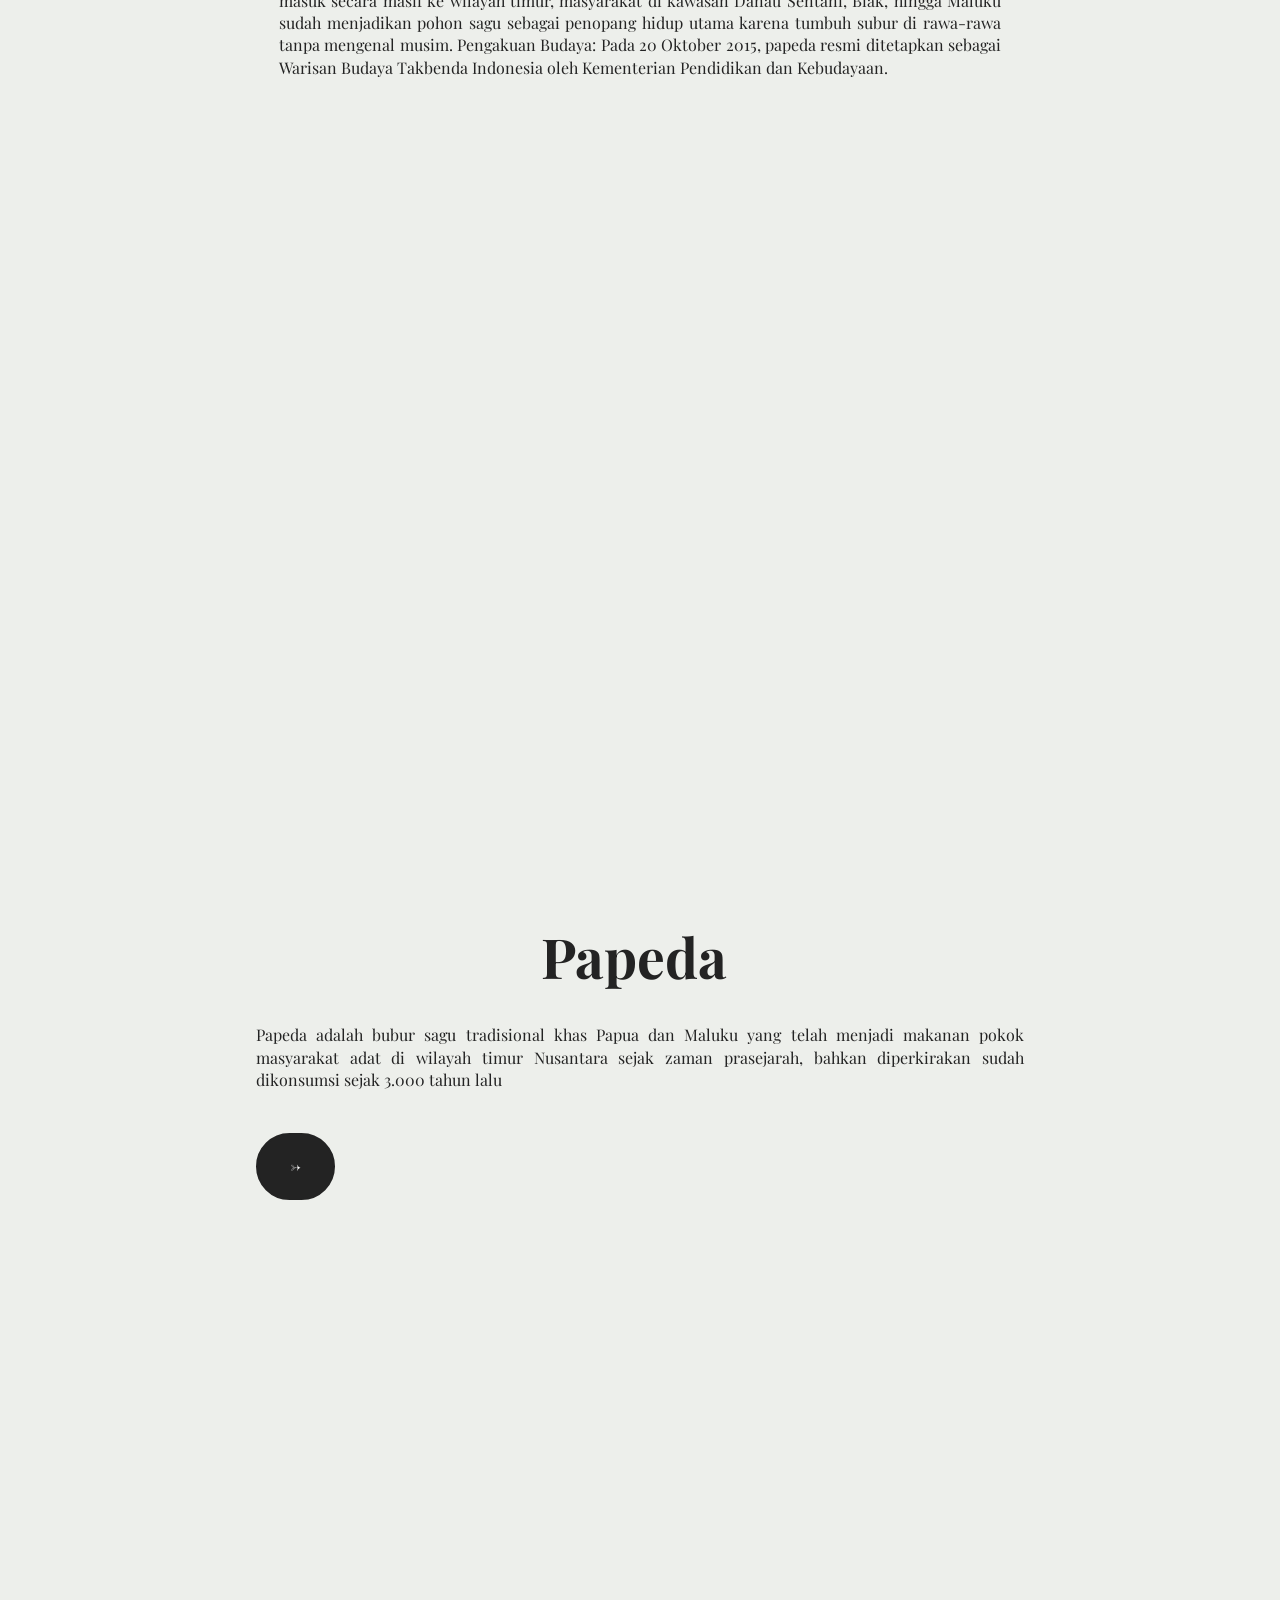
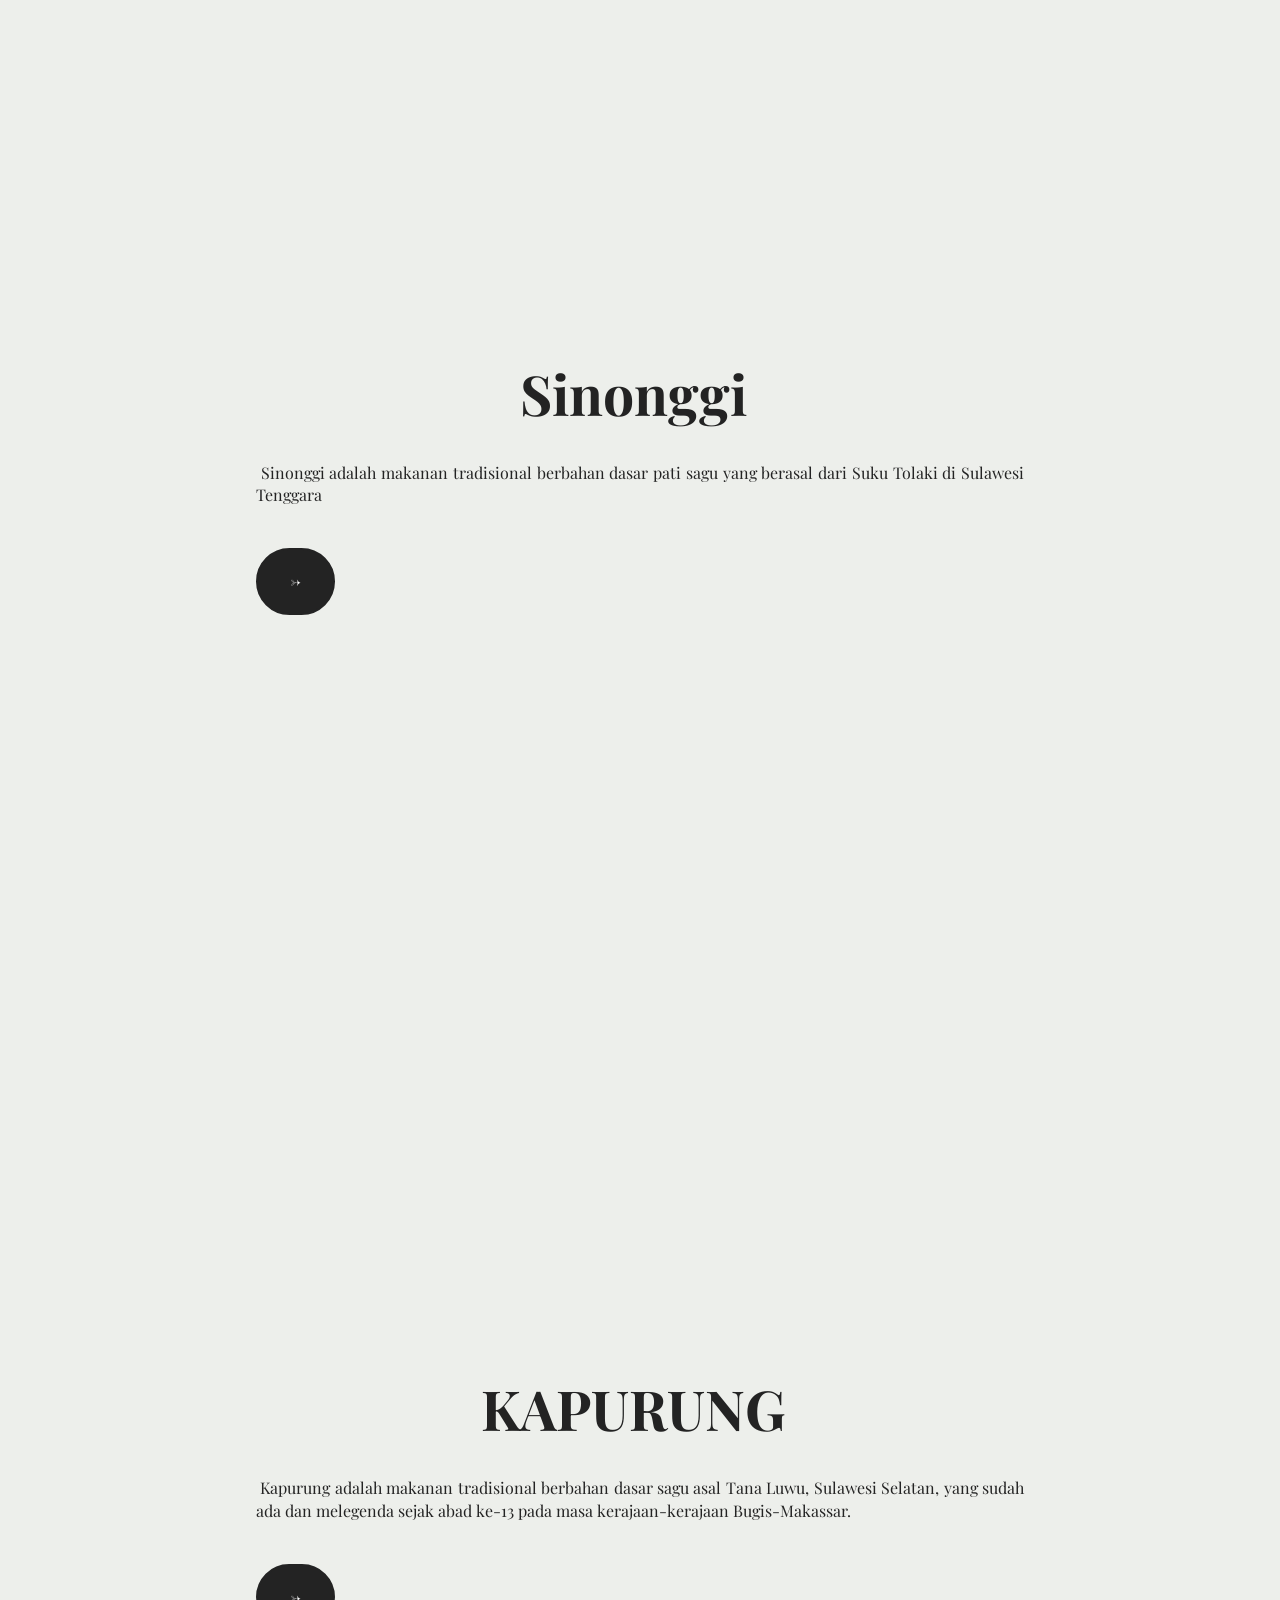
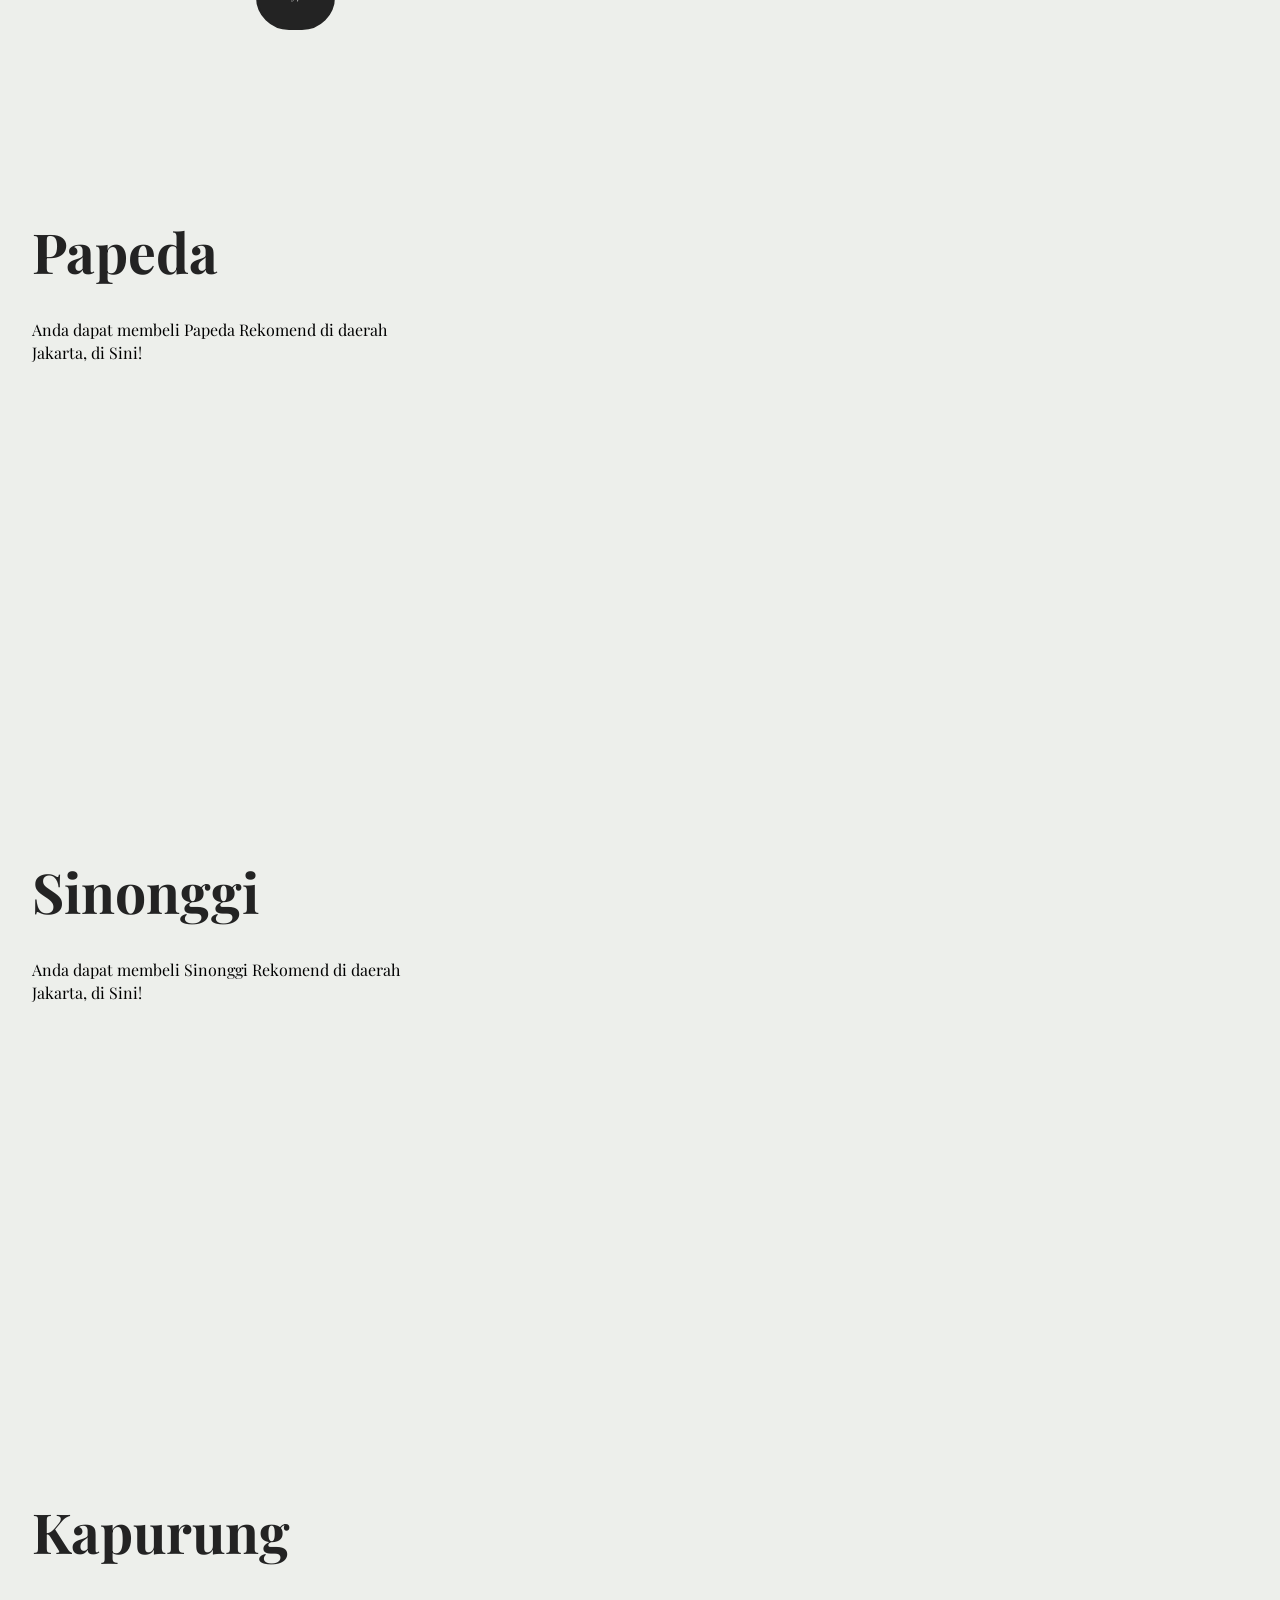
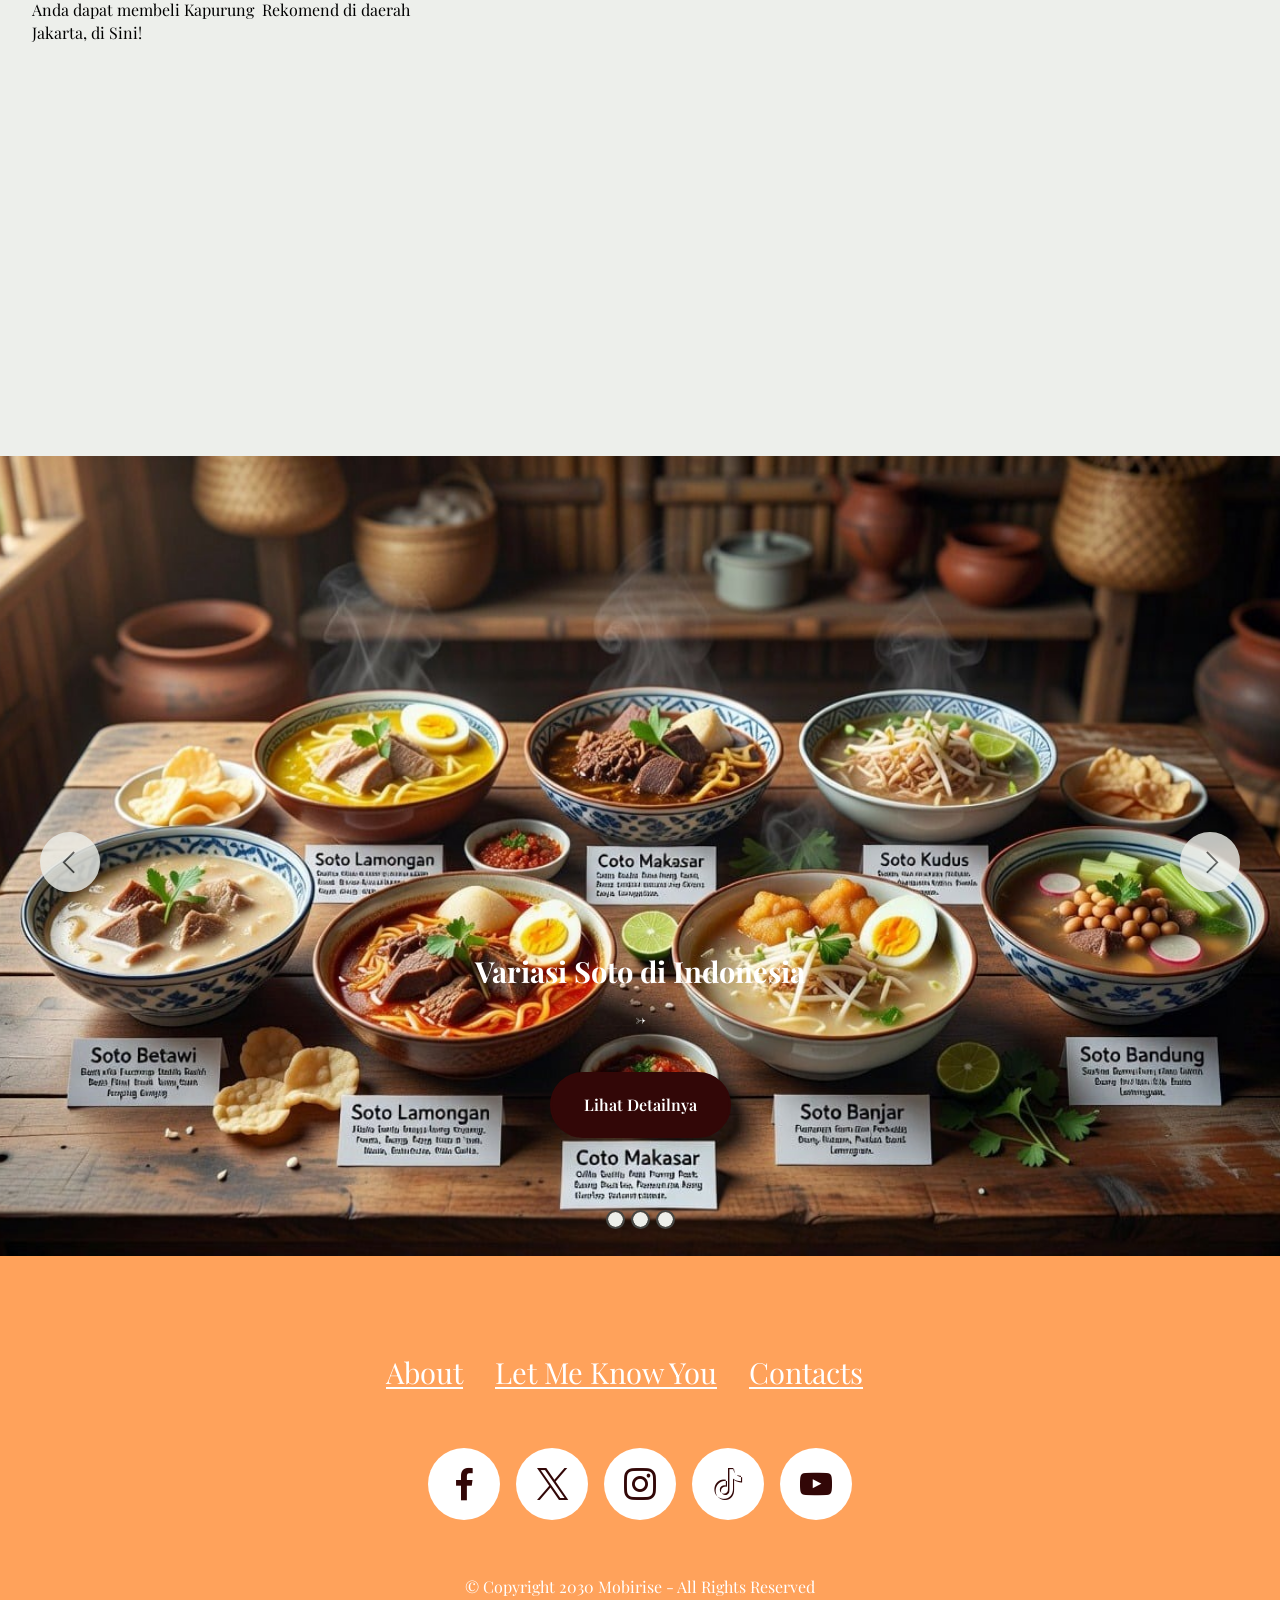
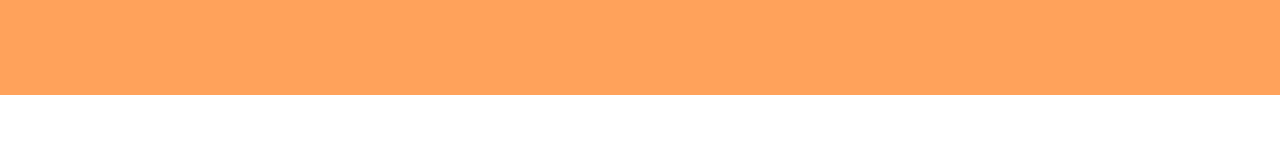
<file: Mobirise/page5.html>
<!DOCTYPE html>
<html  >
<head>
  <!-- Site made with Mobirise Website Builder v6.1.12, https://mobirise.com -->
  <meta charset="UTF-8">
  <meta http-equiv="X-UA-Compatible" content="IE=edge">
  <meta name="generator" content="Mobirise v6.1.12, mobirise.com">
  <meta name="viewport" content="width=device-width, initial-scale=1, minimum-scale=1">
  <link rel="shortcut icon" href="assets/images/logo5.png" type="image/x-icon">
  <meta name="description" content="">
  
  
  <title>Penjelasan Papeda</title>
  <link rel="stylesheet" href="assets/web/assets/mobirise-icons2/mobirise2.css">
  <link rel="stylesheet" href="assets/bootstrap/css/bootstrap.min.css">
  <link rel="stylesheet" href="assets/parallax/jarallax.css">
  <link rel="stylesheet" href="assets/animatecss/animate.css">
  <link rel="stylesheet" href="assets/dropdown/css/style.css">
  <link rel="stylesheet" href="assets/socicon/css/styles.css">
  <link rel="stylesheet" href="assets/theme/css/style.css">
  <link rel="preload" href="https://fonts.googleapis.com/css?family=Playfair+Display:400,500,600,700,800,900,400i,500i,600i,700i,800i,900i&display=swap" as="style" onload="this.onload=null;this.rel='stylesheet'">
  <noscript><link rel="stylesheet" href="https://fonts.googleapis.com/css?family=Playfair+Display:400,500,600,700,800,900,400i,500i,600i,700i,800i,900i&display=swap"></noscript>
  <link rel="preload" as="style" href="assets/mobirise/css/mbr-additional.css?v=nr3gXk"><link rel="stylesheet" href="assets/mobirise/css/mbr-additional.css?v=nr3gXk" type="text/css">

  
  
  
</head>
<body>


	<!-- Google tag (gtag.js) -->
  <script async src="https://www.googletagmanager.com/gtm.js?id=GTM-W7TNZMPM"></script>
<script>
  window.dataLayer = window.dataLayer || [];
  function gtag(){dataLayer.push(arguments);}
  gtag('js', new Date());
</script>
  <section data-bs-version="5.1" class="menu menu2 cid-vxfJOQVj5L" once="menu" id="menu02-3g">
	

	<nav class="navbar navbar-dropdown navbar-fixed-top navbar-expand-lg">
		<div class="container">
			<div class="navbar-brand">
				<span class="navbar-logo">
					<a href="https://mobirise.com">
						<img src="assets/images/logo.png" alt="Mobirise Website Builder" style="height: 3rem;">
					</a>
				</span>
				<span class="navbar-caption-wrap"><a class="navbar-caption text-black text-primary display-4" href="index.html#header05-1">SaMam</a></span>
			</div>
			<button class="navbar-toggler" type="button" data-toggle="collapse" data-bs-toggle="collapse" data-target="#navbarSupportedContent" data-bs-target="#navbarSupportedContent" aria-controls="navbarNavAltMarkup" aria-expanded="false" aria-label="Toggle navigation">
				<div class="hamburger">
					<span></span>
					<span></span>
					<span></span>
					<span></span>
				</div>
			</button>
			<div class="collapse navbar-collapse" id="navbarSupportedContent">
				<ul class="navbar-nav nav-dropdown" data-app-modern-menu="true"><li class="nav-item">
						<a class="nav-link link text-black text-primary display-4" href="page4.html">About</a>
					</li>
					<li class="nav-item">
						<a class="nav-link link text-black text-primary display-4" href="page6.html" aria-expanded="false">Join Us</a>
					</li>
					<li class="nav-item">
						<a class="nav-link link text-black text-primary display-4" href="page3.html">Contacts</a>
					</li></ul>
				
				<div class="navbar-buttons mbr-section-btn"><a class="btn btn-info display-4" href="index.html#form02-6"> Start now</a></div>
			</div>
		</div>
	</nav>
</section>

<section data-bs-version="5.1" class="header16 cid-vxfJORbtxV mbr-fullscreen mbr-parallax-background" id="header17-3h">
  
  
  <div class="container-fluid">
    <div class="row">
      <div class="content-wrap col-12 col-md-12">
        <h1 class="mbr-section-title mbr-fonts-style mbr-white mb-4 display-1">
          <strong><br>SaMam</strong><br><strong>Kuliner Etnik Indonesia</strong></h1>
        
        <p class="mbr-fonts-style mbr-text mbr-white mb-4 display-7">SOTO - GUDEG - PAPEDA</p>
        <div class="mbr-section-btn"><a class="btn btn-white-outline display-7" href="https://mobiri.se">&gt;&gt;&gt;</a></div>
      </div>
    </div>
  </div>
</section>

<section data-bs-version="5.1" class="slider2 mbr-embla cid-vxfJORmXzh" id="slider02-3i">
	

	
	

	<div class="position-relative text-center">
		

		<div class="embla" data-skip-snaps="true" data-align="center" data-auto-play-interval="5" data-draggable="true">
			<div class="embla__viewport container-fluid">
				<div class="embla__container">
					<div class="embla__slide slider-image item" style="margin-left: 10rem; margin-right: 10rem;">
						<div class="user">
							<div class="user_image">
								<div class="item-wrapper position-relative">
									<img src="assets/images/papeda201-1080x609.jpeg" alt="Mobirise Website Builder" data-slide-to="0" data-bs-slide-to="0">
								</div>
							</div>
							<div class="user_text mb-4">
								<p class="mbr-fonts-style display-5"><strong>Papeda&nbsp;</strong></p>
							</div>
							<div class="user_name mbr-fonts-style mb-2 display-7">Papeda adalah bubur sagu tradisional dari Papua dan Maluku yang telah dikonsumsi oleh masyarakat adat sejak zaman prasejarah, bahkan diperkirakan sudah ada sejak 3.000 tahun lalu berdasarkan temuan arkeologis di sekitar Danau Sentani</div>
							<div class="user_desk mbr-fonts-style display-7">Asal Usul dan Sejarah<div>• Makanan Purba: Sagu (Metroxylon spp.) adalah salah satu sumber karbohidrat tertua di Nusantara. Berdasarkan bukti arkeologis di sekitar Danau Sentani, papeda sudah dikonsumsi oleh masyarakat adat Papua sejak sekitar 3.000 tahun lalu.<span style="font-size: 1rem;">Makanan Pokok Pesisir &amp; Pedalaman: Jauh sebelum beras masuk secara masif ke wilayah timur, masyarakat di kawasan Danau Sentani, Biak, hingga Maluku sudah menjadikan pohon sagu sebagai penopang hidup utama karena tumbuh subur di rawa-rawa tanpa mengenal musim.</span><span style="font-size: 1rem;">&nbsp;Pengakuan Budaya: Pada 20 Oktober 2015, papeda resmi ditetapkan sebagai Warisan Budaya Takbenda Indonesia oleh Kementerian Pendidikan dan Kebudayaan.</span></div></div>
						</div>
					</div>
					<div class="embla__slide slider-image item" style="margin-left: 10rem; margin-right: 10rem;">
						<div class="user">
							<div class="user_image">
								<div class="item-wrapper position-relative">
									<img src="assets/images/sinonggi203-998x1066.jpeg" alt="Mobirise Website Builder" data-slide-to="1" data-bs-slide-to="1">
								</div>
							</div>
							<div class="user_text mb-4">
								<p class="mbr-fonts-style display-5"><strong>Sinonggi&nbsp;</strong></p>
							</div>
							<div class="user_name mbr-fonts-style mb-2 display-7">Sinonggi adalah makanan pokok tradisional berbahan pati sagu yang berasal dari Suku Tolaki di Sulawesi Tenggara</div>
							<div class="user_desk mbr-fonts-style display-7">Ciri Khas Sinonggi<div>• Bahan Utama: Menggunakan pati sari sagu murni yang disiram air panas mendidih hingga mengental.<span style="font-size: 1rem;">&nbsp;Tekstur &amp; Rasa: Berbentuk gel atau lem yang lembut, kenyal, dan cenderung hambar bila dimakan sendiri.</span><span style="font-size: 1rem;">&nbsp;Pendamping Hidangan: Disantap bersama kuah ikan kuning (seperti palu mara), sayur bening, dan sambal pedas untuk memberi rasa gurih.</span><span style="font-size: 1rem;">&nbsp;Tradisi Makan: Lekat dengan tradisi Mosonggi, yaitu kegiatan makan bersama yang menjadi simbol kebersamaan masyarakat.</span><span style="font-size: 1rem;">&nbsp;Kerabat Kuliner: Memiliki kemiripan bentuk dengan papeda dari Maluku dan kapurung dari Sulawesi Selatan.</span></div></div>
						</div>
					</div>
					
					<div class="embla__slide slider-image item" style="margin-left: 10rem; margin-right: 10rem;">
						<div class="user">
							<div class="user_image">
								<div class="item-wrapper position-relative">
									<img src="assets/images/kapurung-798x1002.jpeg" alt="Mobirise Website Builder" data-slide-to="4" data-bs-slide-to="4">
								</div>
							</div>
							<div class="user_text mb-4">
								<p class="mbr-fonts-style display-5"><strong>Kapurung&nbsp;</strong></p>
							</div>
							<div class="user_name mbr-fonts-style mb-2 display-7">makanan tradisional khas Sulawesi Selatan, khususnya dari wilayah Luwu dan Palopo, yang terbuat dari adonan sagu kenyal disajikan bersama kuah kuning, sayuran, dan suwiran ikan.</div>
							<div class="user_desk mbr-fonts-style display-7">Ciri Khas Utama Kapurung<div>• Bola Sagu Kenyal: Menggunakan tepung sagu yang disiram air panas dan dibentuk menjadi bulatan kecil atau pipih yang licin dan lembut di mulut.<span style="font-size: 1rem;">Kuah Bumbu Kacang &amp; Kaldu: Disajikan dengan kuah bumbu kacang yang dicampur kaldu ikan atau rempah berasa asam, gurih, dan segar (sering menggunakan patikala/kecombrang atau jeruk nipis).</span><span style="font-size: 1rem;">&nbsp;Ragam Sayuran Melimpah: Dicampur langsung dengan aneka sayur seperti bayam, kacang panjang, terong, jantung pisang, dan serutan jagung manis.</span><span style="font-size: 1rem;">Topping Protein Beragam: Diberi tambahan suwiran ayam, udang rebus, atau ikan (seperti tongkol atau mairo) di atasnya.</span><span style="font-size: 1rem;">Tekstur Unik Saat Dimakan: Sulit dimakan dengan sendok karena sagu kenyal dan licin, sehingga sering dinikmati dengan cara diseruput atau dilumatkan bersama kuahnya.</span></div></div>
						</div>
					</div>
					
				</div>
			</div>
			<button class="embla__button embla__button--prev">
				<span class="mobi-mbri mobi-mbri-arrow-prev mbr-iconfont" aria-hidden="true"></span>
				<span class="sr-only visually-hidden visually-hidden visually-hidden">Previous</span>
			</button>
			<button class="embla__button embla__button--next">
				<span class="mobi-mbri mobi-mbri-arrow-next mbr-iconfont" aria-hidden="true"></span>
				<span class="sr-only visually-hidden visually-hidden visually-hidden">Next</span>
			</button>
		</div>
	</div>
</section>

<section data-bs-version="5.1" class="video03 cid-vxfJOROjZO" id="video03-3j">
  
  

  <div class="text-center container">
    <div class="row justify-content-center">
      <div class="mbr-figure col-12 mb-5 col-md-9"><iframe class="mbr-embedded-video" src="https://www.youtube.com/embed/mj8X6qjPrtE?rel=0&amp;amp;mute=1&amp;showinfo=0&amp;autoplay=1&amp;loop=1&amp;playlist=mj8X6qjPrtE" width="1280" height="720" frameborder="0" allowfullscreen></iframe></div>
    </div>
    <div class="row justify-content-center">
      <div class="col-md-12 content-text">
        <h5 class="mbr-section-title mbr-fonts-style mb-4 display-2"><strong>Papeda&nbsp;</strong></h5>
        <p class="mbr-text mbr-fonts-style mb-4 display-7">Papeda adalah bubur sagu tradisional khas Papua dan Maluku yang telah menjadi makanan pokok masyarakat adat di wilayah timur Nusantara sejak zaman prasejarah, bahkan diperkirakan sudah dikonsumsi sejak 3.000 tahun lalu</p>
        <div class="mbr-section-btn mt-4"><a class="btn btn-black display-7" href="https://mobiri.se">-&gt;</a></div>
      </div>
    </div>
  </div>
</section>

<section data-bs-version="5.1" class="video03 cid-vxfJORYo4t" id="video03-3k">
  
  

  <div class="text-center container">
    <div class="row justify-content-center">
      <div class="mbr-figure col-12 mb-5 col-md-9"><iframe class="mbr-embedded-video" src="https://www.youtube.com/embed/B0qdlBhenps?rel=0&amp;amp;mute=1&amp;showinfo=0&amp;autoplay=1&amp;loop=1&amp;playlist=B0qdlBhenps" width="1280" height="720" frameborder="0" allowfullscreen></iframe></div>
    </div>
    <div class="row justify-content-center">
      <div class="col-md-12 content-text">
        <h5 class="mbr-section-title mbr-fonts-style mb-4 display-2"><strong>Sinonggi&nbsp;</strong></h5>
        <p class="mbr-text mbr-fonts-style mb-4 display-7">&nbsp;Sinonggi adalah makanan tradisional berbahan dasar pati sagu yang berasal dari Suku Tolaki di Sulawesi Tenggara<br></p>
        <div class="mbr-section-btn mt-4"><a class="btn btn-black display-7" href="https://mobiri.se">-&gt;</a></div>
      </div>
    </div>
  </div>
</section>

<section data-bs-version="5.1" class="video03 cid-vxfJOS6E4L" id="video03-3l">
  
  

  <div class="text-center container">
    <div class="row justify-content-center">
      <div class="mbr-figure col-12 mb-5 col-md-9"><iframe class="mbr-embedded-video" src="https://www.youtube.com/embed/Mq5aUzVLo0E?rel=0&amp;amp;mute=1&amp;showinfo=0&amp;autoplay=1&amp;loop=1&amp;playlist=Mq5aUzVLo0E" width="1280" height="720" frameborder="0" allowfullscreen></iframe></div>
    </div>
    <div class="row justify-content-center">
      <div class="col-md-12 content-text">
        <h5 class="mbr-section-title mbr-fonts-style mb-4 display-2"><strong>KAPURUNG&nbsp;</strong></h5>
        <p class="mbr-text mbr-fonts-style mb-4 display-7">&nbsp;Kapurung adalah makanan tradisional berbahan dasar sagu asal Tana Luwu, Sulawesi Selatan, yang sudah ada dan melegenda sejak abad ke-13 pada masa kerajaan-kerajaan Bugis-Makassar.</p>
        <div class="mbr-section-btn mt-4"><a class="btn btn-black display-7" href="https://mobiri.se">-&gt;</a></div>
      </div>
    </div>
  </div>
</section>

<section data-bs-version="5.1" class="contacts03 cid-vxfJOSiAgr" id="contacts03-3m">
  

  
  <div class="container">
    <div class="row justify-content-center">
      <div class="col-lg-4">
        <div class="col-12 col-md-12">
          <h5 class="mbr-section-title mbr-fonts-style mt-0 mb-4 display-2">
            <strong>Papeda</strong></h5>
          <h6 class="mbr-section-subtitle mbr-fonts-style mt-0 mb-4 display-7">Anda dapat membeli Papeda Rekomend di daerah Jakarta, di Sini!<br></h6>
          
        </div>
      </div>
      <div class="col-lg-8 side-features">
        <div class="google-map"><iframe frameborder="0" style="border:0" src="https://www.google.com/maps/embed?pb=!1m18!1m12!1m3!1d31732.627833982086!2d106.7942965957233!3d-6.187121987246107!2m3!1f0!2f0!3f0!3m2!1i1024!2i768!4f13.1!3m3!1m2!1s0x2e69f542d58803b5%3A0xd6689d47fce71c89!2sResto%20Yougwa%20Danau%20Sentani!5e0!3m2!1sen!2sid!4v1791874385078!5m2!1sen!2sid" allowfullscreen=""></iframe></div>
      </div>
    </div>
  </div>
</section>

<section data-bs-version="5.1" class="contacts03 cid-vxfJOSvBJA" id="contacts03-3n">
  

  
  <div class="container">
    <div class="row justify-content-center">
      <div class="col-lg-4">
        <div class="col-12 col-md-12">
          <h5 class="mbr-section-title mbr-fonts-style mt-0 mb-4 display-2">
            <strong>Sinonggi</strong></h5>
          <h6 class="mbr-section-subtitle mbr-fonts-style mt-0 mb-4 display-7">Anda dapat membeli Sinonggi Rekomend di daerah Jakarta, di Sini!<br></h6>
          
        </div>
      </div>
      <div class="col-lg-8 side-features">
        <div class="google-map"><iframe frameborder="0" style="border:0" src="https://www.google.com/maps/embed?pb=!1m18!1m12!1m3!1d3965.6681951158594!2d106.88590317483697!3d-6.3072503617251385!2m3!1f0!2f0!3f0!3m2!1i1024!2i768!4f13.1!3m3!1m2!1s0x2e69ed8f52ce76b1%3A0xb39e6e8a1a4f4d03!2sDapur%20Fizzul%20(Jakarta)%20-%20Spesialis%20Ikan%20Kuah%20Kuning%20Kenari%20%26%20Papeda%20No%201%20di%20Dunia!5e0!3m2!1sen!2sid!4v1791874523747!5m2!1sen!2sid" allowfullscreen=""></iframe></div>
      </div>
    </div>
  </div>
</section>

<section data-bs-version="5.1" class="contacts03 cid-vxfJOSIQw2" id="contacts03-3o">
  

  
  <div class="container">
    <div class="row justify-content-center">
      <div class="col-lg-4">
        <div class="col-12 col-md-12">
          <h5 class="mbr-section-title mbr-fonts-style mt-0 mb-4 display-2"><strong>Kapurung</strong></h5>
          <h6 class="mbr-section-subtitle mbr-fonts-style mt-0 mb-4 display-7">Anda dapat membeli Kapurung&nbsp; Rekomend di daerah Jakarta, di Sini!<br></h6>
          
        </div>
      </div>
      <div class="col-lg-8 side-features">
        <div class="google-map"><iframe frameborder="0" style="border:0" src="https://www.google.com/maps/embed?pb=!1m18!1m12!1m3!1d8123214.15588471!2d97.26643212500002!3d-6.2091106!2m3!1f0!2f0!3f0!3m2!1i1024!2i768!4f13.1!3m3!1m2!1s0x2e69894ce5eaaea7%3A0xaa8f0c9f699a33b7!2sResto%20Aroma%20Palopo!5e0!3m2!1sen!2sid!4v1791874631220!5m2!1sen!2sid" allowfullscreen=""></iframe></div>
      </div>
    </div>
  </div>
</section>

<section data-bs-version="5.1" class="slider3 cid-vxfJOT76tS" id="slider03-3q">
    
    <div class="carousel slide" id="vzelPxY4jm" data-interval="5000" data-bs-interval="5000">
        <ol class="carousel-indicators">
            <li data-slide-to="0" data-bs-slide-to="0" class="active" data-target="#vzelPxY4jm" data-bs-target="#vzelPxY4jm"></li>
            <li data-slide-to="1" data-bs-slide-to="1" data-target="#vzelPxY4jm" data-bs-target="#vzelPxY4jm"></li>
            <li data-slide-to="2" data-bs-slide-to="2" data-target="#vzelPxY4jm" data-bs-target="#vzelPxY4jm"></li>
        </ol>
        <div class="carousel-inner">
            <div class="carousel-item slider-image item active">
                <div class="item-wrapper">
                    <img class="d-block w-100" src="assets/images/1790060868041-01a0c7f1-1721-7792-9967-af344789ec77-1280x720.jpeg" alt="Mobirise Website Builder">
                    
                    <div class="carousel-caption">
                        <h5 class="mbr-section-subtitle mbr-fonts-style mb-3 display-5"><strong>Variasi Soto di Indonesia</strong></h5>
                        <p class="mbr-section-text mbr-fonts-style mb-4 display-7">-&gt;</p>
                        <div class="mbr-section-btn mb-5"><a class="btn btn-info display-7" href="page1.html">Lihat Detailnya</a></div>     
                    </div>
                </div>
            </div>
            <div class="carousel-item slider-image item">
                <div class="item-wrapper">
                    <img class="d-block w-100" src="assets/images/1790061356398-01a0c7f7-9b7f-7176-9dd4-fe6619a7a55a-1360x768.png" alt="Mobirise Website Builder">
                    
                    <div class="carousel-caption">
                        <h5 class="mbr-section-subtitle mbr-fonts-style mb-3 display-5">
                            <strong>Variasi Gudeg di Indonesia</strong></h5>
                        <p class="mbr-section-text mbr-fonts-style mb-4 display-7">-&gt;</p>
                        <div class="mbr-section-btn mb-5"><a class="btn btn-info display-7" href="page2.html">LIHAT DETAILNYA</a></div>     
                    </div>
                </div>
            </div>
            <div class="carousel-item slider-image item">
                <div class="item-wrapper">
                    <img class="d-block w-100" src="assets/images/1790061673587-01a0c7fd-6496-77a5-b518-6bd173b9f735-1280x720.jpeg" alt="Mobirise Website Builder">
                    
                    <div class="carousel-caption">
                        <h5 class="mbr-section-subtitle mbr-fonts-style mb-3 display-5">
                            <strong>Variasi Papeda di Indonesia</strong></h5>
                        <p class="mbr-section-text mbr-fonts-style mb-4 display-7">-&gt;</p>
                        <div class="mbr-section-btn mb-5"><a class="btn btn-info display-7" href="page5.html">LIHAT DETAILNYA</a></div>     
                    </div>
                </div>
            </div>
        </div>
        <a class="carousel-control carousel-control-prev" role="button" data-slide="prev" data-bs-slide="prev" href="#vzelPxY4jm">
            <span class="mobi-mbri mobi-mbri-arrow-prev" aria-hidden="true"></span>
            <span class="sr-only visually-hidden">Previous</span>
        </a>
        <a class="carousel-control carousel-control-next" role="button" data-slide="next" data-bs-slide="next" href="#vzelPxY4jm">
            <span class="mobi-mbri mobi-mbri-arrow-next" aria-hidden="true"></span>
            <span class="sr-only visually-hidden">Next</span>
        </a>
    </div>
</section>

<section data-bs-version="5.1" class="footer1 programm5 cid-vxfJOTmG3T" once="footers" id="footer03-3r">

        

    

    <div class="container">
        <div class="row">

            <div class="row-links mb-4">
                <ul class="header-menu">
                  
                  
                  
                  
                <li class="header-menu-item mbr-fonts-style display-5"><a href="page4.html" class="text-danger text-primary">About</a></li><li class="header-menu-item mbr-fonts-style display-5"><a href="page6.html" class="text-danger">Let Me Know You</a></li><li class="header-menu-item mbr-fonts-style display-5"><a href="page3.html" class="text-danger text-primary">Contacts</a></li><li class="header-menu-item mbr-fonts-style display-5"></li></ul>
              </div>

            <div class="col-12">
                <div class="social-row">
                    <div class="soc-item">
                        <a href="https://mobiri.se/" target="_blank">
                            <span class="mbr-iconfont socicon socicon-facebook display-7"></span>
                        </a>
                    </div>
                    <div class="soc-item">
                        <a href="https://mobiri.se/" target="_blank">
                            <span class="mbr-iconfont socicon-twitter socicon"></span>
                        </a>
                    </div>
                    <div class="soc-item">
                        <a href="https://instagram.com/samuelps03?exln=dGl0MzhjY3Zmenl0 " target="_blank">
                            <span class="mbr-iconfont socicon-instagram socicon"></span>
                        </a>
                    </div>
                    <div class="soc-item">
                        <a href="https://www.tiktok.com/@samuelpratama02?_r=1&_t=ZS-9AW0wGTNFHZ" target="_blank">
                            <span class="mbr-iconfont socicon-tiktok socicon"></span>
                        </a>
                    </div>
                    <div class="soc-item">
                        <a href="https://www.youtube.com/@samuelps7060" target="_blank">
                            <span class="mbr-iconfont socicon-youtube socicon"></span>
                        </a>
                    </div>
                </div>
            </div>
            <div class="col-12 mt-5">
                <p class="mbr-fonts-style copyright display-7">
                    © Copyright 2030 Mobirise - All Rights Reserved
                </p>
            </div>
        </div>
    </div>
</section><section class="display-7" style="padding: 0;align-items: center;justify-content: center;flex-wrap: wrap;    align-content: center;display: flex;position: relative;height: 4rem;"><a href="https://mobiri.se/5111564" style="flex: 1 1;height: 4rem;position: absolute;width: 100%;z-index: 1;"><img alt="" style="height: 4rem;" src="[data-uri]"></a><p style="margin: 0;text-align: center;" class="display-7">&#8204;</p><a style="z-index:1" href="https://mobirise.com/builder/ai-website-maker.html">Free AI Website Maker</a></section><script src="assets/bootstrap/js/bootstrap.bundle.min.js"></script>  <script src="assets/parallax/jarallax.js"></script>  <script src="assets/smoothscroll/smooth-scroll.js"></script>  <script src="assets/ytplayer/index.js"></script>  <script src="assets/dropdown/js/navbar-dropdown.js"></script>  <script src="assets/embla/embla.min.js"></script>  <script src="assets/embla/script.js"></script>  <script src="assets/playervimeo/vimeo_player.js"></script>  <script src="assets/theme/js/script.js"></script>  
  
  
  <input name="animation" type="hidden">
  </body>
</html>
</file>
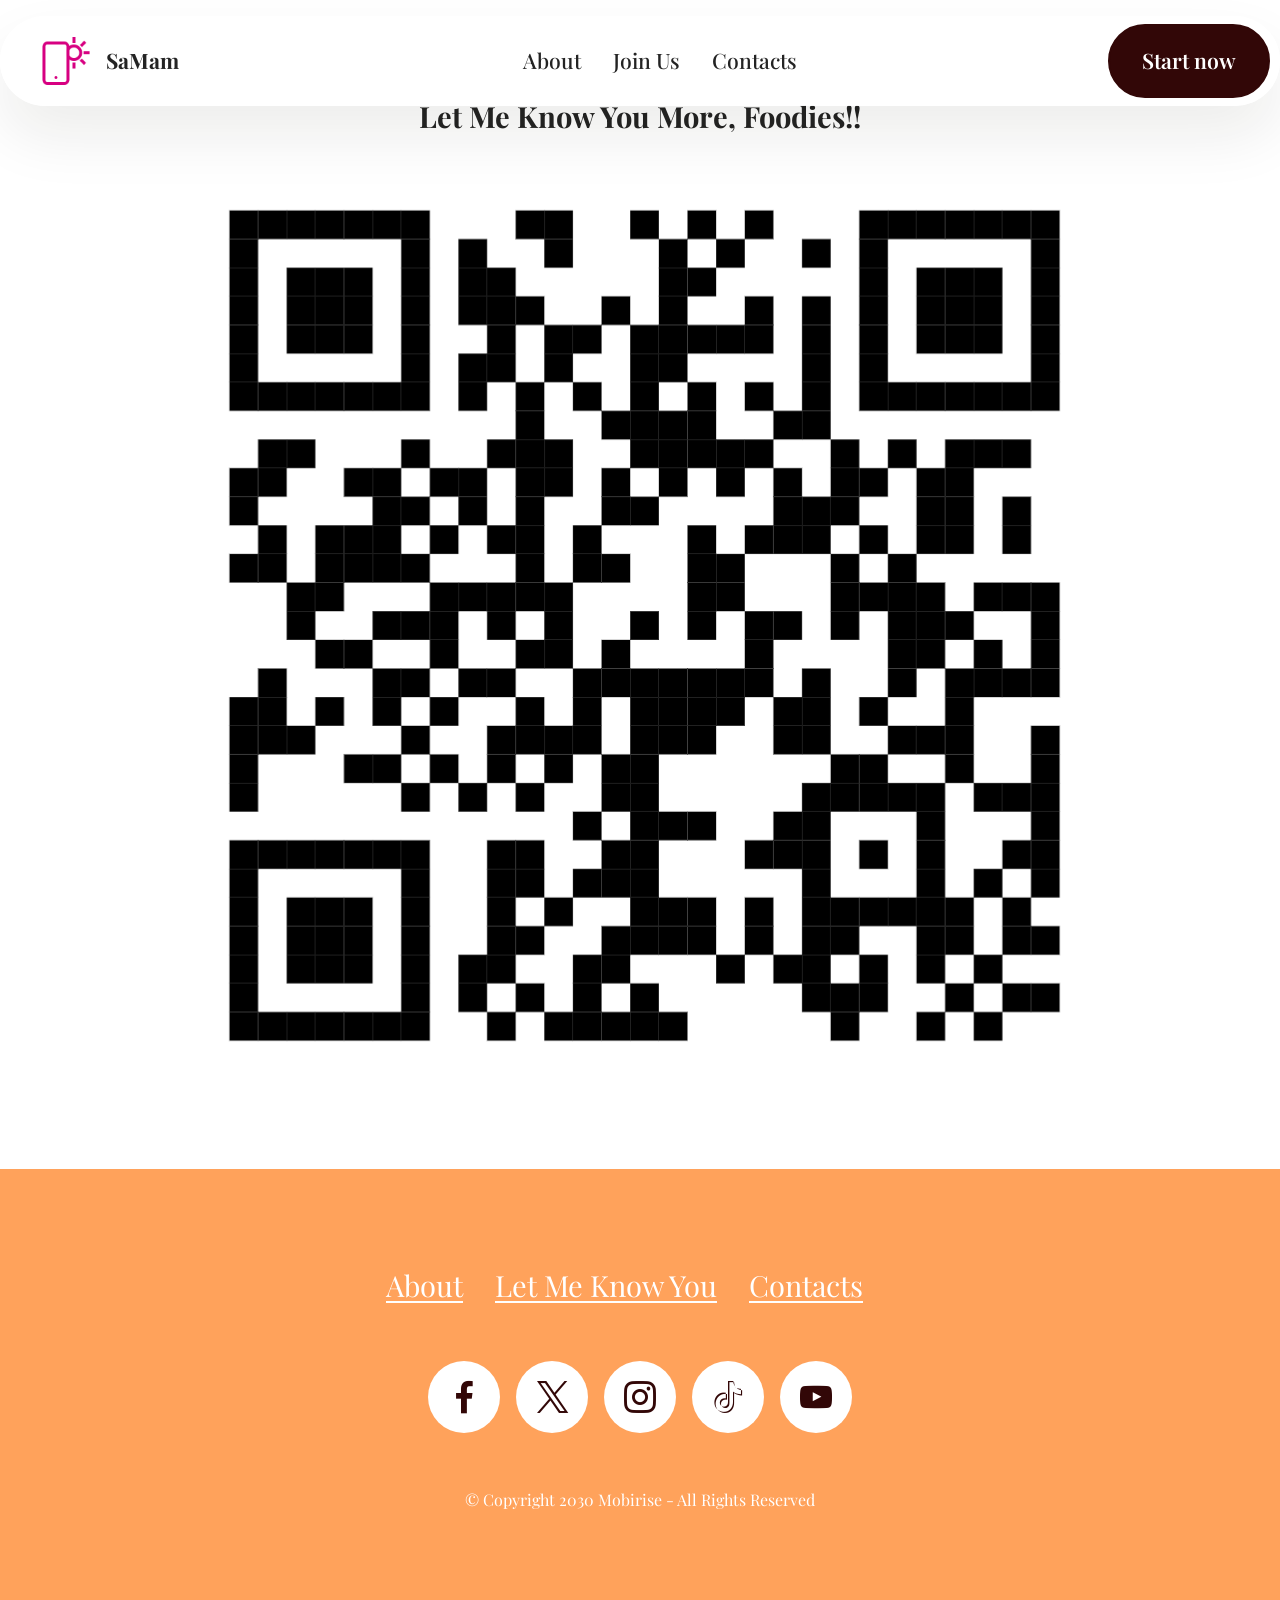
<file: Mobirise/page6.html>
<!DOCTYPE html>
<html  >
<head>
  <!-- Site made with Mobirise Website Builder v6.1.12, https://mobirise.com -->
  <meta charset="UTF-8">
  <meta http-equiv="X-UA-Compatible" content="IE=edge">
  <meta name="generator" content="Mobirise v6.1.12, mobirise.com">
  <meta name="viewport" content="width=device-width, initial-scale=1, minimum-scale=1">
  <link rel="shortcut icon" href="assets/images/logo5.png" type="image/x-icon">
  <meta name="description" content="">
  
  
  <title>Reservation</title>
  <link rel="stylesheet" href="assets/web/assets/mobirise-icons2/mobirise2.css">
  <link rel="stylesheet" href="assets/bootstrap/css/bootstrap.min.css">
  <link rel="stylesheet" href="assets/animatecss/animate.css">
  <link rel="stylesheet" href="assets/dropdown/css/style.css">
  <link rel="stylesheet" href="assets/socicon/css/styles.css">
  <link rel="stylesheet" href="assets/theme/css/style.css">
  <link rel="preload" href="https://fonts.googleapis.com/css?family=Playfair+Display:400,500,600,700,800,900,400i,500i,600i,700i,800i,900i&display=swap" as="style" onload="this.onload=null;this.rel='stylesheet'">
  <noscript><link rel="stylesheet" href="https://fonts.googleapis.com/css?family=Playfair+Display:400,500,600,700,800,900,400i,500i,600i,700i,800i,900i&display=swap"></noscript>
  <link rel="preload" as="style" href="assets/mobirise/css/mbr-additional.css?v=jCK4uM"><link rel="stylesheet" href="assets/mobirise/css/mbr-additional.css?v=jCK4uM" type="text/css">

  
  
  
</head>
<body>

	<!-- Google tag (gtag.js) -->
  <script async src="https://www.googletagmanager.com/gtm.js?id=GTM-W7TNZMPM"></script>
<script>
  window.dataLayer = window.dataLayer || [];
  function gtag(){dataLayer.push(arguments);}
  gtag('js', new Date());
</script>
  
  <section data-bs-version="5.1" class="menu menu2 cid-vxUvE3kWVf" once="menu" id="menu02-3v">
	

	<nav class="navbar navbar-dropdown navbar-fixed-top navbar-expand-lg">
		<div class="container">
			<div class="navbar-brand">
				<span class="navbar-logo">
					<a href="https://mobirise.com">
						<img src="assets/images/logo.png" alt="Mobirise Website Builder" style="height: 3rem;">
					</a>
				</span>
				<span class="navbar-caption-wrap"><a class="navbar-caption text-black text-primary display-4" href="index.html#header05-1">SaMam</a></span>
			</div>
			<button class="navbar-toggler" type="button" data-toggle="collapse" data-bs-toggle="collapse" data-target="#navbarSupportedContent" data-bs-target="#navbarSupportedContent" aria-controls="navbarNavAltMarkup" aria-expanded="false" aria-label="Toggle navigation">
				<div class="hamburger">
					<span></span>
					<span></span>
					<span></span>
					<span></span>
				</div>
			</button>
			<div class="collapse navbar-collapse" id="navbarSupportedContent">
				<ul class="navbar-nav nav-dropdown" data-app-modern-menu="true"><li class="nav-item">
						<a class="nav-link link text-black text-primary display-4" href="page4.html">About</a>
					</li>
					<li class="nav-item">
						<a class="nav-link link text-black text-primary display-4" href="page6.html" aria-expanded="false">Join Us</a>
					</li>
					<li class="nav-item">
						<a class="nav-link link text-black text-primary display-4" href="page3.html">Contacts</a>
					</li></ul>
				
				<div class="navbar-buttons mbr-section-btn"><a class="btn btn-info display-4" href="index.html#form02-6"> Start now</a></div>
			</div>
		</div>
	</nav>
</section>

<section data-bs-version="5.1" class="image3 cid-vxUvYx4DX8" id="image03-3y">
  

  
  

  <div class="container">
    <div class="row justify-content-center">
      <div class="col-12 col-lg-9">
        <h4 class="mbr-description mbr-fonts-style mb-3 align-center display-5">
          <strong>Let Me Know You More, Foodies!!</strong></h4>
        <p class="mbr-description mbr-fonts-style mb-4 align-center display-7"></p>
        <div class="image-wrapper">
          <img class="w-100" src="assets/images/qrcode-413687979-1d2c0b6c93db4c5dbb2540b80a99eeb1-1000x1000.png" alt="Mobirise Website Builder">
        </div>
      </div>
    </div>
  </div>
</section>

<section data-bs-version="5.1" class="footer1 programm5 cid-vxUvE3YsvE" once="footers" id="footer03-3x">

        

    

    <div class="container">
        <div class="row">

            <div class="row-links mb-4">
                <ul class="header-menu">
                  
                  
                  
                  
                <li class="header-menu-item mbr-fonts-style display-5"><a href="page4.html" class="text-danger text-primary">About</a></li><li class="header-menu-item mbr-fonts-style display-5"><a href="page6.html" class="text-danger">Let Me Know You</a></li><li class="header-menu-item mbr-fonts-style display-5"><a href="page3.html" class="text-danger text-primary">Contacts</a></li><li class="header-menu-item mbr-fonts-style display-5"></li></ul>
              </div>

            <div class="col-12">
                <div class="social-row">
                    <div class="soc-item">
                        <a href="https://mobiri.se/" target="_blank">
                            <span class="mbr-iconfont socicon socicon-facebook display-7"></span>
                        </a>
                    </div>
                    <div class="soc-item">
                        <a href="https://mobiri.se/" target="_blank">
                            <span class="mbr-iconfont socicon-twitter socicon"></span>
                        </a>
                    </div>
                    <div class="soc-item">
                        <a href="https://instagram.com/samuelps03?exln=dGl0MzhjY3Zmenl0 " target="_blank">
                            <span class="mbr-iconfont socicon-instagram socicon"></span>
                        </a>
                    </div>
                    <div class="soc-item">
                        <a href="https://www.tiktok.com/@samuelpratama02?_r=1&_t=ZS-9AW0wGTNFHZ" target="_blank">
                            <span class="mbr-iconfont socicon-tiktok socicon"></span>
                        </a>
                    </div>
                    <div class="soc-item">
                        <a href="https://www.youtube.com/@samuelps7060" target="_blank">
                            <span class="mbr-iconfont socicon-youtube socicon"></span>
                        </a>
                    </div>
                </div>
            </div>
            <div class="col-12 mt-5">
                <p class="mbr-fonts-style copyright display-7">
                    © Copyright 2030 Mobirise - All Rights Reserved
                </p>
            </div>
        </div>
    </div>
</section><section class="display-7" style="padding: 0;align-items: center;justify-content: center;flex-wrap: wrap;    align-content: center;display: flex;position: relative;height: 4rem;"><a href="https://mobiri.se/5111564" style="flex: 1 1;height: 4rem;position: absolute;width: 100%;z-index: 1;"><img alt="" style="height: 4rem;" src="[data-uri]"></a><p style="margin: 0;text-align: center;" class="display-7">&#8204;</p><a style="z-index:1" href="https://mobirise.com/builder/ai-website-generator.html">AI Website Generator</a></section><script src="assets/bootstrap/js/bootstrap.bundle.min.js"></script>  <script src="assets/smoothscroll/smooth-scroll.js"></script>  <script src="assets/ytplayer/index.js"></script>  <script src="assets/dropdown/js/navbar-dropdown.js"></script>  <script src="assets/theme/js/script.js"></script>  
  
  
  <input name="animation" type="hidden">
  </body>
</html>
</file>
<file: Mobirise/assets/web/assets/mobirise-icons2/mobirise2.css>
@font-face {
  font-family: 'Moririse2';
  font-display: swap;
  src:  url('mobirise2.eot?f2bix4');
  src:  url('mobirise2.eot?f2bix4#iefix') format('embedded-opentype'),
    url('mobirise2.woff2?f2bix4') format('woff2'),
    url('mobirise2.woff?f2bix4') format('woff'),
    url('mobirise2.ttf?f2bix4') format('truetype'),
    url('mobirise2.svg?f2bix4#mobirise2') format('svg');
  font-weight: normal;
  font-style: normal;
}

[class^="mobi-"], [class*=" mobi-"] {
  /* use !important to prevent issues with browser extensions that change fonts */
  font-family: 'Moririse2' !important;
  speak: none;
  font-style: normal;
  font-weight: normal;
  font-variant: normal;
  text-transform: none;
  line-height: 1;

  /* Better Font Rendering =========== */
  -webkit-font-smoothing: antialiased;
  -moz-osx-font-smoothing: grayscale;
}

.mobi-mbri-add-submenu:before {
  content: "\e900";
}
.mobi-mbri-alert:before {
  content: "\e901";
}
.mobi-mbri-align-center:before {
  content: "\e902";
}
.mobi-mbri-align-justify:before {
  content: "\e903";
}
.mobi-mbri-align-left:before {
  content: "\e904";
}
.mobi-mbri-align-right:before {
  content: "\e905";
}
.mobi-mbri-android:before {
  content: "\e906";
}
.mobi-mbri-apple:before {
  content: "\e907";
}
.mobi-mbri-arrow-down:before {
  content: "\e908";
}
.mobi-mbri-arrow-next:before {
  content: "\e909";
}
.mobi-mbri-arrow-prev:before {
  content: "\e90a";
}
.mobi-mbri-arrow-up:before {
  content: "\e90b";
}
.mobi-mbri-bold:before {
  content: "\e90c";
}
.mobi-mbri-bookmark:before {
  content: "\e90d";
}
.mobi-mbri-bootstrap:before {
  content: "\e90e";
}
.mobi-mbri-briefcase:before {
  content: "\e90f";
}
.mobi-mbri-browse:before {
  content: "\e910";
}
.mobi-mbri-bulleted-list:before {
  content: "\e911";
}
.mobi-mbri-calendar:before {
  content: "\e912";
}
.mobi-mbri-camera:before {
  content: "\e913";
}
.mobi-mbri-cart-add:before {
  content: "\e914";
}
.mobi-mbri-cart-full:before {
  content: "\e915";
}
.mobi-mbri-cash:before {
  content: "\e916";
}
.mobi-mbri-change-style:before {
  content: "\e917";
}
.mobi-mbri-chat:before {
  content: "\e918";
}
.mobi-mbri-clock:before {
  content: "\e919";
}
.mobi-mbri-close:before {
  content: "\e91a";
}
.mobi-mbri-cloud:before {
  content: "\e91b";
}
.mobi-mbri-code:before {
  content: "\e91c";
}
.mobi-mbri-contact-form:before {
  content: "\e91d";
}
.mobi-mbri-credit-card:before {
  content: "\e91e";
}
.mobi-mbri-cursor-click:before {
  content: "\e91f";
}
.mobi-mbri-cust-feedback:before {
  content: "\e920";
}
.mobi-mbri-database:before {
  content: "\e921";
}
.mobi-mbri-delivery:before {
  content: "\e922";
}
.mobi-mbri-desktop:before {
  content: "\e923";
}
.mobi-mbri-devices:before {
  content: "\e924";
}
.mobi-mbri-down:before {
  content: "\e925";
}
.mobi-mbri-download-2:before {
  content: "\e926";
}
.mobi-mbri-download:before {
  content: "\e927";
}
.mobi-mbri-drag-n-drop-2:before {
  content: "\e928";
}
.mobi-mbri-drag-n-drop:before {
  content: "\e929";
}
.mobi-mbri-edit-2:before {
  content: "\e92a";
}
.mobi-mbri-edit:before {
  content: "\e92b";
}
.mobi-mbri-error:before {
  content: "\e92c";
}
.mobi-mbri-extension:before {
  content: "\e92d";
}
.mobi-mbri-features:before {
  content: "\e92e";
}
.mobi-mbri-file:before {
  content: "\e92f";
}
.mobi-mbri-flag:before {
  content: "\e930";
}
.mobi-mbri-folder:before {
  content: "\e931";
}
.mobi-mbri-gift:before {
  content: "\e932";
}
.mobi-mbri-github:before {
  content: "\e933";
}
.mobi-mbri-globe-2:before {
  content: "\e934";
}
.mobi-mbri-globe:before {
  content: "\e935";
}
.mobi-mbri-growing-chart:before {
  content: "\e936";
}
.mobi-mbri-hearth:before {
  content: "\e937";
}
.mobi-mbri-help:before {
  content: "\e938";
}
.mobi-mbri-home:before {
  content: "\e939";
}
.mobi-mbri-hot-cup:before {
  content: "\e93a";
}
.mobi-mbri-idea:before {
  content: "\e93b";
}
.mobi-mbri-image-gallery:before {
  content: "\e93c";
}
.mobi-mbri-image-slider:before {
  content: "\e93d";
}
.mobi-mbri-info:before {
  content: "\e93e";
}
.mobi-mbri-italic:before {
  content: "\e93f";
}
.mobi-mbri-key:before {
  content: "\e940";
}
.mobi-mbri-laptop:before {
  content: "\e941";
}
.mobi-mbri-layers:before {
  content: "\e942";
}
.mobi-mbri-left-right:before {
  content: "\e943";
}
.mobi-mbri-left:before {
  content: "\e944";
}
.mobi-mbri-letter:before {
  content: "\e945";
}
.mobi-mbri-like:before {
  content: "\e946";
}
.mobi-mbri-link:before {
  content: "\e947";
}
.mobi-mbri-lock:before {
  content: "\e948";
}
.mobi-mbri-login:before {
  content: "\e949";
}
.mobi-mbri-logout:before {
  content: "\e94a";
}
.mobi-mbri-magic-stick:before {
  content: "\e94b";
}
.mobi-mbri-map-pin:before {
  content: "\e94c";
}
.mobi-mbri-menu:before {
  content: "\e94d";
}
.mobi-mbri-mobile-2:before {
  content: "\e94e";
}
.mobi-mbri-mobile-horizontal:before {
  content: "\e94f";
}
.mobi-mbri-mobile:before {
  content: "\e950";
}
.mobi-mbri-mobirise:before {
  content: "\e951";
}
.mobi-mbri-more-horizontal:before {
  content: "\e952";
}
.mobi-mbri-more-vertical:before {
  content: "\e953";
}
.mobi-mbri-music:before {
  content: "\e954";
}
.mobi-mbri-new-file:before {
  content: "\e955";
}
.mobi-mbri-numbered-list:before {
  content: "\e956";
}
.mobi-mbri-opened-folder:before {
  content: "\e957";
}
.mobi-mbri-pages:before {
  content: "\e958";
}
.mobi-mbri-paper-plane:before {
  content: "\e959";
}
.mobi-mbri-paperclip:before {
  content: "\e95a";
}
.mobi-mbri-phone:before {
  content: "\e95b";
}
.mobi-mbri-photo:before {
  content: "\e95c";
}
.mobi-mbri-photos:before {
  content: "\e95d";
}
.mobi-mbri-pin:before {
  content: "\e95e";
}
.mobi-mbri-play:before {
  content: "\e95f";
}
.mobi-mbri-plus:before {
  content: "\e960";
}
.mobi-mbri-preview:before {
  content: "\e961";
}
.mobi-mbri-print:before {
  content: "\e962";
}
.mobi-mbri-protect:before {
  content: "\e963";
}
.mobi-mbri-question:before {
  content: "\e964";
}
.mobi-mbri-quote-left:before {
  content: "\e965";
}
.mobi-mbri-quote-right:before {
  content: "\e966";
}
.mobi-mbri-redo:before {
  content: "\e967";
}
.mobi-mbri-refresh:before {
  content: "\e968";
}
.mobi-mbri-responsive-2:before {
  content: "\e969";
}
.mobi-mbri-responsive:before {
  content: "\e96a";
}
.mobi-mbri-right:before {
  content: "\e96b";
}
.mobi-mbri-rocket:before {
  content: "\e96c";
}
.mobi-mbri-sad-face:before {
  content: "\e96d";
}
.mobi-mbri-sale:before {
  content: "\e96e";
}
.mobi-mbri-save:before {
  content: "\e96f";
}
.mobi-mbri-search:before {
  content: "\e970";
}
.mobi-mbri-setting-2:before {
  content: "\e971";
}
.mobi-mbri-setting-3:before {
  content: "\e972";
}
.mobi-mbri-setting:before {
  content: "\e973";
}
.mobi-mbri-share:before {
  content: "\e974";
}
.mobi-mbri-shopping-bag:before {
  content: "\e975";
}
.mobi-mbri-shopping-basket:before {
  content: "\e976";
}
.mobi-mbri-shopping-cart:before {
  content: "\e977";
}
.mobi-mbri-sites:before {
  content: "\e978";
}
.mobi-mbri-smile-face:before {
  content: "\e979";
}
.mobi-mbri-speed:before {
  content: "\e97a";
}
.mobi-mbri-star:before {
  content: "\e97b";
}
.mobi-mbri-success:before {
  content: "\e97c";
}
.mobi-mbri-sun:before {
  content: "\e97d";
}
.mobi-mbri-sun2:before {
  content: "\e97e";
}
.mobi-mbri-tablet-vertical:before {
  content: "\e97f";
}
.mobi-mbri-tablet:before {
  content: "\e980";
}
.mobi-mbri-target:before {
  content: "\e981";
}
.mobi-mbri-timer:before {
  content: "\e982";
}
.mobi-mbri-to-ftp:before {
  content: "\e983";
}
.mobi-mbri-to-local-drive:before {
  content: "\e984";
}
.mobi-mbri-touch-swipe:before {
  content: "\e985";
}
.mobi-mbri-touch:before {
  content: "\e986";
}
.mobi-mbri-trash:before {
  content: "\e987";
}
.mobi-mbri-underline:before {
  content: "\e988";
}
.mobi-mbri-undo:before {
  content: "\e989";
}
.mobi-mbri-unlink:before {
  content: "\e98a";
}
.mobi-mbri-unlock:before {
  content: "\e98b";
}
.mobi-mbri-up-down:before {
  content: "\e98c";
}
.mobi-mbri-up:before {
  content: "\e98d";
}
.mobi-mbri-update:before {
  content: "\e98e";
}
.mobi-mbri-upload-2:before {
  content: "\e98f";
}
.mobi-mbri-upload:before {
  content: "\e990";
}
.mobi-mbri-user-2:before {
  content: "\e991";
}
.mobi-mbri-user:before {
  content: "\e992";
}
.mobi-mbri-users:before {
  content: "\e993";
}
.mobi-mbri-video-play:before {
  content: "\e994";
}
.mobi-mbri-video:before {
  content: "\e995";
}
.mobi-mbri-watch:before {
  content: "\e996";
}
.mobi-mbri-website-theme-2:before {
  content: "\e997";
}
.mobi-mbri-website-theme:before {
  content: "\e998";
}
.mobi-mbri-wifi:before {
  content: "\e999";
}
.mobi-mbri-windows:before {
  content: "\e99a";
}
.mobi-mbri-zoom-in:before {
  content: "\e99b";
}
.mobi-mbri-zoom-out:before {
  content: "\e99c";
}
</file>
<file: Mobirise/assets/parallax/jarallax.css>
.jarallax {
    position: relative;
    z-index: 0;
}
.jarallax > .jarallax-img {
    position: absolute;
    object-fit: cover;
    /* support for plugin https://github.com/bfred-it/object-fit-images */
    font-family: 'object-fit: cover;';
    top: 0;
    left: 0;
    width: 100%;
    height: 100%;
    z-index: -1;
}
</file>
<file: Mobirise/assets/socicon/css/styles.css>
@charset "UTF-8";

@font-face {
  font-family: 'Socicon';
  src:  url('../fonts/socicon.eot');
  src:  url('../fonts/socicon.eot?#iefix') format('embedded-opentype'),
    url('../fonts/socicon.woff2') format('woff2'),
    url('../fonts/socicon.ttf') format('truetype'),
    url('../fonts/socicon.woff') format('woff'),
    url('../fonts/socicon.svg#socicon') format('svg');
  font-weight: normal;
  font-style: normal;
  font-display: swap;
}

[data-icon]:before {
  font-family: "socicon" !important;
  content: attr(data-icon);
  font-style: normal !important;
  font-weight: normal !important;
  font-variant: normal !important;
  text-transform: none !important;
  speak: none;
  line-height: 1;
  -webkit-font-smoothing: antialiased;
  -moz-osx-font-smoothing: grayscale;
}

[class^="socicon-"], [class*=" socicon-"] {
  /* use !important to prevent issues with browser extensions that change fonts */
  font-family: 'Socicon' !important;
  speak: none;
  font-style: normal;
  font-weight: normal;
  font-variant: normal;
  text-transform: none;
  line-height: 1;

  /* Better Font Rendering =========== */
  -webkit-font-smoothing: antialiased;
  -moz-osx-font-smoothing: grayscale;
}

.socicon-500px:before {
  content: "\e000";
}
.socicon-8tracks:before {
  content: "\e001";
}
.socicon-airbnb:before {
  content: "\e002";
}
.socicon-alliance:before {
  content: "\e003";
}
.socicon-amazon:before {
  content: "\e004";
}
.socicon-amplement:before {
  content: "\e005";
}
.socicon-android:before {
  content: "\e006";
}
.socicon-angellist:before {
  content: "\e007";
}
.socicon-apple:before {
  content: "\e008";
}
.socicon-appnet:before {
  content: "\e009";
}
.socicon-baidu:before {
  content: "\e00a";
}
.socicon-bandcamp:before {
  content: "\e00b";
}
.socicon-battlenet:before {
  content: "\e00c";
}
.socicon-mixer:before {
  content: "\e00d";
}
.socicon-bebee:before {
  content: "\e00e";
}
.socicon-bebo:before {
  content: "\e00f";
}
.socicon-behance:before {
  content: "\e010";
}
.socicon-blizzard:before {
  content: "\e011";
}
.socicon-blogger:before {
  content: "\e012";
}
.socicon-buffer:before {
  content: "\e013";
}
.socicon-chrome:before {
  content: "\e014";
}
.socicon-coderwall:before {
  content: "\e015";
}
.socicon-curse:before {
  content: "\e016";
}
.socicon-dailymotion:before {
  content: "\e017";
}
.socicon-deezer:before {
  content: "\e018";
}
.socicon-delicious:before {
  content: "\e019";
}
.socicon-deviantart:before {
  content: "\e01a";
}
.socicon-diablo:before {
  content: "\e01b";
}
.socicon-digg:before {
  content: "\e01c";
}
.socicon-discord:before {
  content: "\e01d";
}
.socicon-disqus:before {
  content: "\e01e";
}
.socicon-douban:before {
  content: "\e01f";
}
.socicon-draugiem:before {
  content: "\e020";
}
.socicon-dribbble:before {
  content: "\e021";
}
.socicon-drupal:before {
  content: "\e022";
}
.socicon-ebay:before {
  content: "\e023";
}
.socicon-ello:before {
  content: "\e024";
}
.socicon-endomodo:before {
  content: "\e025";
}
.socicon-envato:before {
  content: "\e026";
}
.socicon-etsy:before {
  content: "\e027";
}
.socicon-facebook:before {
  content: "\e028";
}
.socicon-feedburner:before {
  content: "\e029";
}
.socicon-filmweb:before {
  content: "\e02a";
}
.socicon-firefox:before {
  content: "\e02b";
}
.socicon-flattr:before {
  content: "\e02c";
}
.socicon-flickr:before {
  content: "\e02d";
}
.socicon-formulr:before {
  content: "\e02e";
}
.socicon-forrst:before {
  content: "\e02f";
}
.socicon-foursquare:before {
  content: "\e030";
}
.socicon-friendfeed:before {
  content: "\e031";
}
.socicon-github:before {
  content: "\e032";
}
.socicon-goodreads:before {
  content: "\e033";
}
.socicon-google:before {
  content: "\e034";
}
.socicon-googlescholar:before {
  content: "\e035";
}
.socicon-googlegroups:before {
  content: "\e036";
}
.socicon-googlephotos:before {
  content: "\e037";
}
.socicon-googleplus:before {
  content: "\e038";
}
.socicon-grooveshark:before {
  content: "\e039";
}
.socicon-hackerrank:before {
  content: "\e03a";
}
.socicon-hearthstone:before {
  content: "\e03b";
}
.socicon-hellocoton:before {
  content: "\e03c";
}
.socicon-heroes:before {
  content: "\e03d";
}
.socicon-smashcast:before {
  content: "\e03e";
}
.socicon-horde:before {
  content: "\e03f";
}
.socicon-houzz:before {
  content: "\e040";
}
.socicon-icq:before {
  content: "\e041";
}
.socicon-identica:before {
  content: "\e042";
}
.socicon-imdb:before {
  content: "\e043";
}
.socicon-instagram:before {
  content: "\e044";
}
.socicon-issuu:before {
  content: "\e045";
}
.socicon-istock:before {
  content: "\e046";
}
.socicon-itunes:before {
  content: "\e047";
}
.socicon-keybase:before {
  content: "\e048";
}
.socicon-lanyrd:before {
  content: "\e049";
}
.socicon-lastfm:before {
  content: "\e04a";
}
.socicon-line:before {
  content: "\e04b";
}
.socicon-linkedin:before {
  content: "\e04c";
}
.socicon-livejournal:before {
  content: "\e04d";
}
.socicon-lyft:before {
  content: "\e04e";
}
.socicon-macos:before {
  content: "\e04f";
}
.socicon-mail:before {
  content: "\e050";
}
.socicon-medium:before {
  content: "\e051";
}
.socicon-meetup:before {
  content: "\e052";
}
.socicon-mixcloud:before {
  content: "\e053";
}
.socicon-modelmayhem:before {
  content: "\e054";
}
.socicon-mumble:before {
  content: "\e055";
}
.socicon-myspace:before {
  content: "\e056";
}
.socicon-newsvine:before {
  content: "\e057";
}
.socicon-nintendo:before {
  content: "\e058";
}
.socicon-npm:before {
  content: "\e059";
}
.socicon-odnoklassniki:before {
  content: "\e05a";
}
.socicon-openid:before {
  content: "\e05b";
}
.socicon-opera:before {
  content: "\e05c";
}
.socicon-outlook:before {
  content: "\e05d";
}
.socicon-overwatch:before {
  content: "\e05e";
}
.socicon-patreon:before {
  content: "\e05f";
}
.socicon-paypal:before {
  content: "\e060";
}
.socicon-periscope:before {
  content: "\e061";
}
.socicon-persona:before {
  content: "\e062";
}
.socicon-pinterest:before {
  content: "\e063";
}
.socicon-play:before {
  content: "\e064";
}
.socicon-player:before {
  content: "\e065";
}
.socicon-playstation:before {
  content: "\e066";
}
.socicon-pocket:before {
  content: "\e067";
}
.socicon-qq:before {
  content: "\e068";
}
.socicon-quora:before {
  content: "\e069";
}
.socicon-raidcall:before {
  content: "\e06a";
}
.socicon-ravelry:before {
  content: "\e06b";
}
.socicon-reddit:before {
  content: "\e06c";
}
.socicon-renren:before {
  content: "\e06d";
}
.socicon-researchgate:before {
  content: "\e06e";
}
.socicon-residentadvisor:before {
  content: "\e06f";
}
.socicon-reverbnation:before {
  content: "\e070";
}
.socicon-rss:before {
  content: "\e071";
}
.socicon-sharethis:before {
  content: "\e072";
}
.socicon-skype:before {
  content: "\e073";
}
.socicon-slideshare:before {
  content: "\e074";
}
.socicon-smugmug:before {
  content: "\e075";
}
.socicon-snapchat:before {
  content: "\e076";
}
.socicon-songkick:before {
  content: "\e077";
}
.socicon-soundcloud:before {
  content: "\e078";
}
.socicon-spotify:before {
  content: "\e079";
}
.socicon-stackexchange:before {
  content: "\e07a";
}
.socicon-stackoverflow:before {
  content: "\e07b";
}
.socicon-starcraft:before {
  content: "\e07c";
}
.socicon-stayfriends:before {
  content: "\e07d";
}
.socicon-steam:before {
  content: "\e07e";
}
.socicon-storehouse:before {
  content: "\e07f";
}
.socicon-strava:before {
  content: "\e080";
}
.socicon-streamjar:before {
  content: "\e081";
}
.socicon-stumbleupon:before {
  content: "\e082";
}
.socicon-swarm:before {
  content: "\e083";
}
.socicon-teamspeak:before {
  content: "\e084";
}
.socicon-teamviewer:before {
  content: "\e085";
}
.socicon-technorati:before {
  content: "\e086";
}
.socicon-telegram:before {
  content: "\e087";
}
.socicon-tripadvisor:before {
  content: "\e088";
}
.socicon-tripit:before {
  content: "\e089";
}
.socicon-triplej:before {
  content: "\e08a";
}
.socicon-tumblr:before {
  content: "\e08b";
}
.socicon-twitch:before {
  content: "\e08c";
}
.socicon-twitter:before {
  content: "\e08d";
}
.socicon-uber:before {
  content: "\e08e";
}
.socicon-ventrilo:before {
  content: "\e08f";
}
.socicon-viadeo:before {
  content: "\e090";
}
.socicon-viber:before {
  content: "\e091";
}
.socicon-viewbug:before {
  content: "\e092";
}
.socicon-vimeo:before {
  content: "\e093";
}
.socicon-vine:before {
  content: "\e094";
}
.socicon-vkontakte:before {
  content: "\e095";
}
.socicon-warcraft:before {
  content: "\e096";
}
.socicon-wechat:before {
  content: "\e097";
}
.socicon-weibo:before {
  content: "\e098";
}
.socicon-whatsapp:before {
  content: "\e099";
}
.socicon-wikipedia:before {
  content: "\e09a";
}
.socicon-windows:before {
  content: "\e09b";
}
.socicon-wordpress:before {
  content: "\e09c";
}
.socicon-wykop:before {
  content: "\e09d";
}
.socicon-xbox:before {
  content: "\e09e";
}
.socicon-xing:before {
  content: "\e09f";
}
.socicon-yahoo:before {
  content: "\e0a0";
}
.socicon-yammer:before {
  content: "\e0a1";
}
.socicon-yandex:before {
  content: "\e0a2";
}
.socicon-yelp:before {
  content: "\e0a3";
}
.socicon-younow:before {
  content: "\e0a4";
}
.socicon-youtube:before {
  content: "\e0a5";
}
.socicon-zapier:before {
  content: "\e0a6";
}
.socicon-zerply:before {
  content: "\e0a7";
}
.socicon-zomato:before {
  content: "\e0a8";
}
.socicon-zynga:before {
  content: "\e0a9";
}
.socicon-bluesky:before {
  content: "\e0aa";
}
.socicon-threads:before {
  content: "\e0ab";
}
.socicon-spreadshirt:before {
  content: "\e901";
}
.socicon-gamejolt:before {
  content: "\e902";
}
.socicon-trello:before {
  content: "\e903";
}
.socicon-tunein:before {
  content: "\e904";
}
.socicon-bloglovin:before {
  content: "\e905";
}
.socicon-gamewisp:before {
  content: "\e906";
}
.socicon-messenger:before {
  content: "\e907";
}
.socicon-pandora:before {
  content: "\e908";
}
.socicon-augment:before {
  content: "\e909";
}
.socicon-bitbucket:before {
  content: "\e90a";
}
.socicon-fyuse:before {
  content: "\e90b";
}
.socicon-yt-gaming:before {
  content: "\e90c";
}
.socicon-sketchfab:before {
  content: "\e90d";
}
.socicon-mobcrush:before {
  content: "\e90e";
}
.socicon-microsoft:before {
  content: "\e90f";
}
.socicon-realtor:before {
  content: "\e910";
}
.socicon-tidal:before {
  content: "\e911";
}
.socicon-qobuz:before {
  content: "\e912";
}
.socicon-natgeo:before {
  content: "\e913";
}
.socicon-mastodon:before {
  content: "\e914";
}
.socicon-unsplash:before {
  content: "\e915";
}
.socicon-homeadvisor:before {
  content: "\e916";
}
.socicon-angieslist:before {
  content: "\e917";
}
.socicon-codepen:before {
  content: "\e918";
}
.socicon-slack:before {
  content: "\e919";
}
.socicon-openaigym:before {
  content: "\e91a";
}
.socicon-logmein:before {
  content: "\e91b";
}
.socicon-fiverr:before {
  content: "\e91c";
}
.socicon-gotomeeting:before {
  content: "\e91d";
}
.socicon-aliexpress:before {
  content: "\e91e";
}
.socicon-guru:before {
  content: "\e91f";
}
.socicon-appstore:before {
  content: "\e920";
}
.socicon-homes:before {
  content: "\e921";
}
.socicon-zoom:before {
  content: "\e922";
}
.socicon-alibaba:before {
  content: "\e923";
}
.socicon-craigslist:before {
  content: "\e924";
}
.socicon-wix:before {
  content: "\e925";
}
.socicon-redfin:before {
  content: "\e926";
}
.socicon-googlecalendar:before {
  content: "\e927";
}
.socicon-shopify:before {
  content: "\e928";
}
.socicon-freelancer:before {
  content: "\e929";
}
.socicon-seedrs:before {
  content: "\e92a";
}
.socicon-bing:before {
  content: "\e92b";
}
.socicon-doodle:before {
  content: "\e92c";
}
.socicon-bonanza:before {
  content: "\e92d";
}
.socicon-squarespace:before {
  content: "\e92e";
}
.socicon-toptal:before {
  content: "\e92f";
}
.socicon-gust:before {
  content: "\e930";
}
.socicon-ask:before {
  content: "\e931";
}
.socicon-trulia:before {
  content: "\e932";
}
.socicon-loomly:before {
  content: "\e933";
}
.socicon-ghost:before {
  content: "\e934";
}
.socicon-upwork:before {
  content: "\e935";
}
.socicon-fundable:before {
  content: "\e936";
}
.socicon-booking:before {
  content: "\e937";
}
.socicon-googlemaps:before {
  content: "\e938";
}
.socicon-zillow:before {
  content: "\e939";
}
.socicon-niconico:before {
  content: "\e93a";
}
.socicon-toneden:before {
  content: "\e93b";
}
.socicon-crunchbase:before {
  content: "\e93c";
}
.socicon-homefy:before {
  content: "\e93d";
}
.socicon-calendly:before {
  content: "\e93e";
}
.socicon-livemaster:before {
  content: "\e93f";
}
.socicon-udemy:before {
  content: "\e940";
}
.socicon-codered:before {
  content: "\e941";
}
.socicon-origin:before {
  content: "\e942";
}
.socicon-nextdoor:before {
  content: "\e943";
}
.socicon-portfolio:before {
  content: "\e944";
}
.socicon-instructables:before {
  content: "\e945";
}
.socicon-gitlab:before {
  content: "\e946";
}
.socicon-hackernews:before {
  content: "\e947";
}
.socicon-smashwords:before {
  content: "\e948";
}
.socicon-kobo:before {
  content: "\e949";
}
.socicon-bookbub:before {
  content: "\e94a";
}
.socicon-mailru:before {
  content: "\e94b";
}
.socicon-moddb:before {
  content: "\e94c";
}
.socicon-indiedb:before {
  content: "\e94d";
}
.socicon-traxsource:before {
  content: "\e94e";
}
.socicon-gamefor:before {
  content: "\e94f";
}
.socicon-pixiv:before {
  content: "\e950";
}
.socicon-myanimelist:before {
  content: "\e951";
}
.socicon-blackberry:before {
  content: "\e952";
}
.socicon-wickr:before {
  content: "\e953";
}
.socicon-spip:before {
  content: "\e954";
}
.socicon-napster:before {
  content: "\e955";
}
.socicon-beatport:before {
  content: "\e956";
}
.socicon-hackerone:before {
  content: "\e957";
}
.socicon-internet:before {
  content: "\e958";
}
.socicon-ubuntu:before {
  content: "\e959";
}
.socicon-artstation:before {
  content: "\e95a";
}
.socicon-invision:before {
  content: "\e95b";
}
.socicon-torial:before {
  content: "\e95c";
}
.socicon-collectorz:before {
  content: "\e95d";
}
.socicon-seenthis:before {
  content: "\e95e";
}
.socicon-googleplaymusic:before {
  content: "\e95f";
}
.socicon-debian:before {
  content: "\e960";
}
.socicon-filmfreeway:before {
  content: "\e961";
}
.socicon-gnome:before {
  content: "\e962";
}
.socicon-itchio:before {
  content: "\e963";
}
.socicon-jamendo:before {
  content: "\e964";
}
.socicon-mix:before {
  content: "\e965";
}
.socicon-sharepoint:before {
  content: "\e966";
}
.socicon-tinder:before {
  content: "\e967";
}
.socicon-windguru:before {
  content: "\e968";
}
.socicon-cdbaby:before {
  content: "\e969";
}
.socicon-elementaryos:before {
  content: "\e96a";
}
.socicon-stage32:before {
  content: "\e96b";
}
.socicon-tiktok:before {
  content: "\e96c";
}
.socicon-gitter:before {
  content: "\e96d";
}
.socicon-letterboxd:before {
  content: "\e96e";
}
.socicon-threema:before {
  content: "\e96f";
}
.socicon-splice:before {
  content: "\e970";
}
.socicon-metapop:before {
  content: "\e971";
}
.socicon-naver:before {
  content: "\e972";
}
.socicon-remote:before {
  content: "\e973";
}
.socicon-flipboard:before {
  content: "\e974";
}
.socicon-googlehangouts:before {
  content: "\e975";
}
.socicon-dlive:before {
  content: "\e976";
}
.socicon-vsco:before {
  content: "\e977";
}
.socicon-stitcher:before {
  content: "\e978";
}
.socicon-avvo:before {
  content: "\e979";
}
.socicon-redbubble:before {
  content: "\e97a";
}
.socicon-society6:before {
  content: "\e97b";
}
.socicon-zazzle:before {
  content: "\e97c";
}
.socicon-eitaa:before {
  content: "\e97d";
}
.socicon-soroush:before {
  content: "\e97e";
}
.socicon-bale:before {
  content: "\e97f";
}
</file>
<file: Mobirise/assets/theme/css/style.css>
@charset "UTF-8";
section {
  background-color: #ffffff;
}

body {
  font-style: normal;
  line-height: 1.5;
  font-weight: 400;
  color: #232323;
  position: relative;
}

button {
  background-color: transparent;
  border-color: transparent;
}

.embla__button,
.carousel-control {
  background-color: #edefea !important;
  opacity: 0.8 !important;
  color: #464845 !important;
  border-color: #edefea !important;
}

.carousel .close,
.modalWindow .close {
  background-color: #edefea !important;
  color: #464845 !important;
  border-color: #edefea !important;
  opacity: 0.8 !important;
}

.carousel .close:hover,
.modalWindow .close:hover {
  opacity: 1 !important;
}

.carousel-indicators li {
  background-color: #edefea !important;
  border: 2px solid #464845 !important;
}

.carousel-indicators li:hover,
.carousel-indicators li:active {
  opacity: 0.8 !important;
}

.embla__button:hover,
.carousel-control:hover {
  background-color: #edefea !important;
  opacity: 1 !important;
}

.modalWindow-video-container {
  height: 80%;
}

section,
.container,
.container-fluid {
  position: relative;
  word-wrap: break-word;
}

a.mbr-iconfont:hover {
  text-decoration: none;
}

.article .lead p,
.article .lead ul,
.article .lead ol,
.article .lead pre,
.article .lead blockquote {
  margin-bottom: 0;
}

a {
  font-style: normal;
  font-weight: 400;
  cursor: pointer;
}
a, a:hover {
  text-decoration: none;
}

.mbr-section-title {
  font-style: normal;
  line-height: 1.3;
}

.mbr-section-subtitle {
  line-height: 1.3;
}

.mbr-text {
  font-style: normal;
  line-height: 1.7;
}

h1,
h2,
h3,
h4,
h5,
h6,
.display-1,
.display-2,
.display-4,
.display-5,
.display-7,
span,
p,
a {
  line-height: 1;
  word-break: break-word;
  word-wrap: break-word;
  font-weight: 400;
}

b,
strong {
  font-weight: bold;
}

input:-webkit-autofill, input:-webkit-autofill:hover, input:-webkit-autofill:focus, input:-webkit-autofill:active {
  transition-delay: 9999s;
  -webkit-transition-property: background-color, color;
  transition-property: background-color, color;
}

textarea[type=hidden] {
  display: none;
}

section {
  background-position: 50% 50%;
  background-repeat: no-repeat;
  background-size: cover;
}
section .mbr-background-video,
section .mbr-background-video-preview {
  position: absolute;
  bottom: 0;
  left: 0;
  right: 0;
  top: 0;
}

.hidden {
  visibility: hidden;
}

.mbr-z-index20 {
  z-index: 20;
}

/*! Base colors */
.mbr-white {
  color: #ffffff;
}

.mbr-black {
  color: #111111;
}

.mbr-bg-white {
  background-color: #ffffff;
}

.mbr-bg-black {
  background-color: #000000;
}

/*! Text-aligns */
.align-left {
  text-align: left;
}

.align-center {
  text-align: center;
}

.align-right {
  text-align: right;
}

/*! Font-weight  */
.mbr-light {
  font-weight: 300;
}

.mbr-regular {
  font-weight: 400;
}

.mbr-semibold {
  font-weight: 500;
}

.mbr-bold {
  font-weight: 700;
}

/*! Media  */
.media-content {
  flex-basis: 100%;
}

.media-container-row {
  display: flex;
  flex-direction: row;
  flex-wrap: wrap;
  justify-content: center;
  align-content: center;
  align-items: start;
}
.media-container-row .media-size-item {
  width: 400px;
}

.media-container-column {
  display: flex;
  flex-direction: column;
  flex-wrap: wrap;
  justify-content: center;
  align-content: center;
  align-items: stretch;
}
.media-container-column > * {
  width: 100%;
}

@media (min-width: 992px) {
  .media-container-row {
    flex-wrap: nowrap;
  }
}
figure {
  margin-bottom: 0;
  overflow: hidden;
}

figure[mbr-media-size] {
  transition: width 0.1s;
}

img,
iframe {
  display: block;
  width: 100%;
}

.card {
  background-color: transparent;
  border: none;
}

.card-box {
  width: 100%;
}

.card-img {
  text-align: center;
  flex-shrink: 0;
  -webkit-flex-shrink: 0;
}

.media {
  max-width: 100%;
  margin: 0 auto;
}

.mbr-figure {
  align-self: center;
}

.media-container > div {
  max-width: 100%;
}

.mbr-figure img,
.card-img img {
  width: 100%;
}

@media (max-width: 991px) {
  .media-size-item {
    width: auto !important;
  }
  .media {
    width: auto;
  }
  .mbr-figure {
    width: 100% !important;
  }
}
/*! Buttons */
.mbr-section-btn {
  margin-left: -0.6rem;
  margin-right: -0.6rem;
  font-size: 0;
}

.btn {
  font-weight: 600;
  border-width: 1px;
  font-style: normal;
  margin: 0.6rem 0.6rem;
  white-space: normal;
  transition: all 0.2s ease-in-out;
  display: inline-flex;
  align-items: center;
  justify-content: center;
  word-break: break-word;
}

.btn-sm {
  font-weight: 600;
  letter-spacing: 0px;
  transition: all 0.3s ease-in-out;
}

.btn-md {
  font-weight: 600;
  letter-spacing: 0px;
  transition: all 0.3s ease-in-out;
}

.btn-lg {
  font-weight: 600;
  letter-spacing: 0px;
  transition: all 0.3s ease-in-out;
}

.btn-form {
  margin: 0;
}
.btn-form:hover {
  cursor: pointer;
}

nav .mbr-section-btn {
  margin-left: 0rem;
  margin-right: 0rem;
}

/*! Btn icon margin */
.btn .mbr-iconfont,
.btn.btn-sm .mbr-iconfont {
  order: 1;
  cursor: pointer;
  margin-left: 0.5rem;
  vertical-align: sub;
}

.btn.btn-md .mbr-iconfont,
.btn.btn-md .mbr-iconfont {
  margin-left: 0.8rem;
}

.mbr-regular {
  font-weight: 400;
}

.mbr-semibold {
  font-weight: 500;
}

.mbr-bold {
  font-weight: 700;
}

[type=submit] {
  -webkit-appearance: none;
}

/*! Full-screen */
.mbr-fullscreen .mbr-overlay {
  min-height: 100vh;
}

.mbr-fullscreen {
  display: flex;
  display: -moz-flex;
  display: -ms-flex;
  display: -o-flex;
  align-items: center;
  min-height: 100vh;
  padding-top: 3rem;
  padding-bottom: 3rem;
}

/*! Map */
.map {
  height: 25rem;
  position: relative;
}
.map iframe {
  width: 100%;
  height: 100%;
}

/*! Scroll to top arrow */
.mbr-arrow-up {
  bottom: 25px;
  right: 90px;
  position: fixed;
  text-align: right;
  z-index: 5000;
  color: #ffffff;
  font-size: 22px;
}

.mbr-arrow-up a {
  background: rgba(0, 0, 0, 0.2);
  border-radius: 50%;
  color: #fff;
  display: inline-block;
  height: 60px;
  width: 60px;
  border: 2px solid #fff;
  outline-style: none !important;
  position: relative;
  text-decoration: none;
  transition: all 0.3s ease-in-out;
  cursor: pointer;
  text-align: center;
}
.mbr-arrow-up a:hover {
  background-color: rgba(0, 0, 0, 0.4);
}
.mbr-arrow-up a i {
  line-height: 60px;
}

.mbr-arrow-up-icon {
  display: block;
  color: #fff;
}

.mbr-arrow-up-icon::before {
  content: "›";
  display: inline-block;
  font-family: serif;
  font-size: 22px;
  line-height: 1;
  font-style: normal;
  position: relative;
  top: 6px;
  left: -4px;
  transform: rotate(-90deg);
}

/*! Arrow Down */
.mbr-arrow {
  position: absolute;
  bottom: 45px;
  left: 50%;
  width: 60px;
  height: 60px;
  cursor: pointer;
  background-color: rgba(80, 80, 80, 0.5);
  border-radius: 50%;
  transform: translateX(-50%);
}
@media (max-width: 767px) {
  .mbr-arrow {
    display: none;
  }
}
.mbr-arrow > a {
  display: inline-block;
  text-decoration: none;
  outline-style: none;
  animation: arrowdown 1.7s ease-in-out infinite;
  color: #ffffff;
}
.mbr-arrow > a > i {
  position: absolute;
  top: -2px;
  left: 15px;
  font-size: 2rem;
}

#scrollToTop a i::before {
  content: "";
  position: absolute;
  display: block;
  border-bottom: 2.5px solid #fff;
  border-left: 2.5px solid #fff;
  width: 27.8%;
  height: 27.8%;
  left: 50%;
  top: 51%;
  transform: translateY(-30%) translateX(-50%) rotate(135deg);
}

@keyframes arrowdown {
  0% {
    transform: translateY(0px);
  }
  50% {
    transform: translateY(-5px);
  }
  100% {
    transform: translateY(0px);
  }
}
@media (max-width: 500px) {
  .mbr-arrow-up {
    left: 0;
    right: 0;
    text-align: center;
  }
}
/*Gradients animation*/
@keyframes gradient-animation {
  from {
    background-position: 0% 100%;
    animation-timing-function: ease-in-out;
  }
  to {
    background-position: 100% 0%;
    animation-timing-function: ease-in-out;
  }
}
.bg-gradient {
  background-size: 200% 200%;
  animation: gradient-animation 5s infinite alternate;
  -webkit-animation: gradient-animation 5s infinite alternate;
}

.menu .navbar-brand {
  display: -webkit-flex;
}
.menu .navbar-brand span {
  display: flex;
  display: -webkit-flex;
}
.menu .navbar-brand .navbar-caption-wrap {
  display: -webkit-flex;
}
.menu .navbar-brand .navbar-logo img {
  display: -webkit-flex;
  width: auto;
}
@media (min-width: 768px) and (max-width: 991px) {
  .menu .navbar-toggleable-sm .navbar-nav {
    display: -ms-flexbox;
  }
}
@media (max-width: 991px) {
  .menu .navbar-collapse {
    max-height: 93.5vh;
  }
  .menu .navbar-collapse.show {
    overflow: auto;
  }
}
@media (min-width: 992px) {
  .menu .navbar-nav.nav-dropdown {
    display: -webkit-flex;
  }
  .menu .navbar-toggleable-sm .navbar-collapse {
    display: -webkit-flex !important;
  }
  .menu .collapsed .navbar-collapse {
    max-height: 93.5vh;
  }
  .menu .collapsed .navbar-collapse.show {
    overflow: auto;
  }
}
@media (max-width: 767px) {
  .menu .navbar-collapse {
    max-height: 80vh;
  }
}

.nav-link .mbr-iconfont {
  margin-right: 0.5rem;
}

.navbar {
  display: -webkit-flex;
  -webkit-flex-wrap: wrap;
  -webkit-align-items: center;
  -webkit-justify-content: space-between;
}

.navbar-collapse {
  -webkit-flex-basis: 100%;
  -webkit-flex-grow: 1;
  -webkit-align-items: center;
}

.nav-dropdown .link {
  padding: 0.667em 1.667em !important;
  margin: 0 !important;
}

.nav {
  display: -webkit-flex;
  -webkit-flex-wrap: wrap;
}

.row {
  display: -webkit-flex;
  -webkit-flex-wrap: wrap;
}

.justify-content-center {
  -webkit-justify-content: center;
}

.form-inline {
  display: -webkit-flex;
}

.card-wrapper {
  -webkit-flex: 1;
}

.carousel-control {
  z-index: 10;
  display: -webkit-flex;
}

.carousel-controls {
  display: -webkit-flex;
}

.media {
  display: -webkit-flex;
}

.form-group:focus {
  outline: none;
}

.jq-selectbox__select {
  padding: 7px 0;
  position: relative;
}

.jq-selectbox__dropdown {
  overflow: hidden;
  border-radius: 10px;
  position: absolute;
  top: 100%;
  left: 0 !important;
  width: 100% !important;
}

.jq-selectbox__trigger-arrow {
  right: 0;
  transform: translateY(-50%);
}

.jq-selectbox li {
  padding: 1.07em 0.5em;
}

input[type=range] {
  padding-left: 0 !important;
  padding-right: 0 !important;
}

.modal-dialog,
.modal-content {
  height: 100%;
}

.modal-dialog .carousel-inner {
  height: calc(100vh - 1.75rem);
}
@media (max-width: 575px) {
  .modal-dialog .carousel-inner {
    height: calc(100vh - 1rem);
  }
}

.carousel-item {
  text-align: center;
}

.carousel-item img {
  margin: auto;
}

.navbar-toggler {
  align-self: flex-start;
  padding: 0.25rem 0.75rem;
  font-size: 1.25rem;
  line-height: 1;
  background: transparent;
  border: 1px solid transparent;
  border-radius: 0.25rem;
}

.navbar-toggler:focus,
.navbar-toggler:hover {
  text-decoration: none;
  box-shadow: none;
}

.navbar-toggler-icon {
  display: inline-block;
  width: 1.5em;
  height: 1.5em;
  vertical-align: middle;
  content: "";
  background: no-repeat center center;
  background-size: 100% 100%;
}

.navbar-toggler-left {
  position: absolute;
  left: 1rem;
}

.navbar-toggler-right {
  position: absolute;
  right: 1rem;
}

.card-img {
  width: auto;
}

.menu .navbar.collapsed:not(.beta-menu) {
  flex-direction: column;
}

.carousel-item.active,
.carousel-item-next,
.carousel-item-prev {
  display: flex;
}

.note-air-layout .dropup .dropdown-menu,
.note-air-layout .navbar-fixed-bottom .dropdown .dropdown-menu {
  bottom: initial !important;
}

html,
body {
  height: auto;
  min-height: 100vh;
}

.dropup .dropdown-toggle::after {
  display: none;
}

.form-asterisk {
  font-family: initial;
  position: absolute;
  top: -2px;
  font-weight: normal;
}

.form-control-label {
  position: relative;
  cursor: pointer;
  margin-bottom: 0.357em;
  padding: 0;
}

.alert {
  color: #ffffff;
  border-radius: 0;
  border: 0;
  font-size: 1.1rem;
  line-height: 1.5;
  margin-bottom: 1.875rem;
  padding: 1.25rem;
  position: relative;
  text-align: center;
}
.alert.alert-form::after {
  background-color: inherit;
  bottom: -7px;
  content: "";
  display: block;
  height: 14px;
  left: 50%;
  margin-left: -7px;
  position: absolute;
  transform: rotate(45deg);
  width: 14px;
}

.form-control {
  background-color: #ffffff;
  background-clip: border-box;
  color: #232323;
  line-height: 1rem !important;
  height: auto;
  padding: 1.2rem 2rem;
  transition: border-color 0.25s ease 0s;
  border: 1px solid transparent !important;
  border-radius: 4px;
  box-shadow: rgba(0, 0, 0, 0.07) 0px 1px 1px 0px, rgba(0, 0, 0, 0.07) 0px 1px 3px 0px, rgba(0, 0, 0, 0.03) 0px 0px 0px 1px;
}
.form-active .form-control:invalid {
  border-color: red;
}

.row > * {
  padding-right: 1rem;
  padding-left: 1rem;
}

form .row {
  margin-left: -0.6rem;
  margin-right: -0.6rem;
}
form .row [class*=col] {
  padding-left: 0.6rem;
  padding-right: 0.6rem;
}

form .mbr-section-btn {
  padding-left: 0.6rem;
  padding-right: 0.6rem;
}

form .form-check-input {
  margin-top: 0.5;
}

textarea.form-control {
  line-height: 1.5rem !important;
}

.form-group {
  margin-bottom: 1.2rem;
}

.form-control,
form .btn {
  min-height: 48px;
}

.gdpr-block label span.textGDPR input[name=gdpr] {
  top: 7px;
}

.form-control:focus {
  box-shadow: none;
}

:focus {
  outline: none;
}

.mbr-overlay {
  background-color: #000;
  bottom: 0;
  left: 0;
  opacity: 0.5;
  position: absolute;
  right: 0;
  top: 0;
  z-index: 0;
  pointer-events: none;
}

blockquote {
  font-style: italic;
  padding: 3rem;
  font-size: 1.09rem;
  position: relative;
  border-left: 3px solid;
}

ul,
ol,
pre,
blockquote {
  margin-bottom: 2.3125rem;
}

.mt-4 {
  margin-top: 2rem !important;
}

.mb-4 {
  margin-bottom: 2rem !important;
}

.container,
.container-fluid {
  padding-left: 16px;
  padding-right: 16px;
}

.row {
  margin-left: -16px;
  margin-right: -16px;
}
.row > [class*=col] {
  padding-left: 16px;
  padding-right: 16px;
}

@media (min-width: 992px) {
  .container-fluid {
    padding-left: 32px;
    padding-right: 32px;
  }
}
@media (max-width: 991px) {
  .mbr-container {
    padding-left: 16px;
    padding-right: 16px;
  }
}
.app-video-wrapper > img {
  opacity: 1;
}

.app-video-wrapper {
  background: transparent;
}

.item {
  position: relative;
}

.dropdown-menu .dropdown-menu {
  left: 100%;
}

.dropdown-item + .dropdown-menu {
  display: none;
}

.dropdown-item:hover + .dropdown-menu,
.dropdown-menu:hover {
  display: block;
}

@media (min-aspect-ratio: 16/9) {
  .mbr-video-foreground {
    height: 300% !important;
    top: -100% !important;
  }
}
@media (max-aspect-ratio: 16/9) {
  .mbr-video-foreground {
    width: 300% !important;
    left: -100% !important;
  }
}.engine {
	position: absolute;
	text-indent: -2400px;
	text-align: center;
	padding: 0;
	top: 0;
	left: -2400px;
}
</file>
<file: Mobirise/assets/mobirise/css/mbr-additional.css>
.btn {
  border-width: 2px;
}
img,
.card-wrap,
.card-wrapper,
.video-wrapper,
.mbr-figure iframe,
.google-map iframe,
.slide-content,
.plan,
.card,
.item-wrapper,
.item-wrapper .mbr-overlay {
  border-radius: 2rem !important;
}
.video-wrapper {
  overflow: hidden;
}
body {
  font-family: Inter Tight;
}
.display-1 {
  font-family: 'Playfair Display', serif;
  font-size: 5rem;
  line-height: 1;
}
.display-1 > .mbr-iconfont {
  font-size: 6.25rem;
}
.display-2 {
  font-family: 'Playfair Display', serif;
  font-size: 4rem;
  line-height: 1;
}
.display-2 > .mbr-iconfont {
  font-size: 5rem;
}
.display-4 {
  font-family: 'Playfair Display', serif;
  font-size: 1.4rem;
  line-height: 1.5;
}
.display-4 > .mbr-iconfont {
  font-size: 1.75rem;
}
.display-5 {
  font-family: 'Playfair Display', serif;
  font-size: 2rem;
  line-height: 1.5;
}
.display-5 > .mbr-iconfont {
  font-size: 2.5rem;
}
.display-7 {
  font-family: 'Playfair Display', serif;
  font-size: 1rem;
  line-height: 1.3;
}
.display-7 > .mbr-iconfont {
  font-size: 1.25rem;
}
/* ---- Fluid typography for mobile devices ---- */
/* 1.4 - font scale ratio ( bootstrap == 1.42857 ) */
/* 100vw - current viewport width */
/* (48 - 20)  48 == 48rem == 768px, 20 == 20rem == 320px(minimal supported viewport) */
/* 0.65 - min scale variable, may vary */
@media (max-width: 992px) {
  .display-1 {
    font-size: 4rem;
  }
}
@media (max-width: 768px) {
  .display-1 {
    font-size: 3.5rem;
    font-size: calc( 2.4rem + (5 - 2.4) * ((100vw - 20rem) / (48 - 20)));
    line-height: calc( 1.1 * (2.4rem + (5 - 2.4) * ((100vw - 20rem) / (48 - 20))));
  }
  .display-2 {
    font-size: 3.2rem;
    font-size: calc( 2.05rem + (4 - 2.05) * ((100vw - 20rem) / (48 - 20)));
    line-height: calc( 1.3 * (2.05rem + (4 - 2.05) * ((100vw - 20rem) / (48 - 20))));
  }
  .display-4 {
    font-size: 1.12rem;
    font-size: calc( 1.14rem + (1.4 - 1.14) * ((100vw - 20rem) / (48 - 20)));
    line-height: calc( 1.4 * (1.14rem + (1.4 - 1.14) * ((100vw - 20rem) / (48 - 20))));
  }
  .display-5 {
    font-size: 1.6rem;
    font-size: calc( 1.35rem + (2 - 1.35) * ((100vw - 20rem) / (48 - 20)));
    line-height: calc( 1.4 * (1.35rem + (2 - 1.35) * ((100vw - 20rem) / (48 - 20))));
  }
  .display-7 {
    font-size: 0.8rem;
    font-size: calc( 1rem + (1 - 1) * ((100vw - 20rem) / (48 - 20)));
    line-height: calc( 1.4 * (1rem + (1 - 1) * ((100vw - 20rem) / (48 - 20))));
  }
}
@media (min-width: 992px) and (max-width: 1400px) {
  .display-1 {
    font-size: 3.5rem;
    font-size: calc( 2.4rem + (5 - 2.4) * ((100vw - 62rem) / (87 - 62)));
    line-height: calc( 1.1 * (2.4rem + (5 - 2.4) * ((100vw - 62rem) / (87 - 62))));
  }
  .display-2 {
    font-size: 3.2rem;
    font-size: calc( 2.05rem + (4 - 2.05) * ((100vw - 62rem) / (87 - 62)));
    line-height: calc( 1.3 * (2.05rem + (4 - 2.05) * ((100vw - 62rem) / (87 - 62))));
  }
  .display-4 {
    font-size: 1.12rem;
    font-size: calc( 1.14rem + (1.4 - 1.14) * ((100vw - 62rem) / (87 - 62)));
    line-height: calc( 1.4 * (1.14rem + (1.4 - 1.14) * ((100vw - 62rem) / (87 - 62))));
  }
  .display-5 {
    font-size: 1.6rem;
    font-size: calc( 1.35rem + (2 - 1.35) * ((100vw - 62rem) / (87 - 62)));
    line-height: calc( 1.4 * (1.35rem + (2 - 1.35) * ((100vw - 62rem) / (87 - 62))));
  }
  .display-7 {
    font-size: 0.8rem;
    font-size: calc( 1rem + (1 - 1) * ((100vw - 62rem) / (87 - 62)));
    line-height: calc( 1.4 * (1rem + (1 - 1) * ((100vw - 62rem) / (87 - 62))));
  }
}
/* Buttons */
.btn {
  padding: 1.25rem 2rem;
  border-radius: 4px;
}
@media (max-width: 767px) {
  .btn {
    padding: 0.75rem 1.5rem;
  }
}
.btn-sm {
  padding: 0.6rem 1.2rem;
  border-radius: 4px;
}
.btn-md {
  padding: 0.6rem 1.2rem;
  border-radius: 4px;
}
.btn-lg {
  padding: 1.25rem 2rem;
  border-radius: 4px;
}
.bg-primary {
  background-color: #2b7a69 !important;
}
.bg-success {
  background-color: #3a341c !important;
}
.bg-info {
  background-color: #320707 !important;
}
.bg-warning {
  background-color: #a0e2e1 !important;
}
.bg-danger {
  background-color: #ffffff !important;
}
.btn-primary,
.btn-primary:active {
  background-color: #2b7a69 !important;
  border-color: #2b7a69 !important;
  color: #ffffff !important;
  box-shadow: none;
}
.btn-primary:hover,
.btn-primary:focus,
.btn-primary.focus,
.btn-primary.active {
  color: inherit;
  background-color: #38a089 !important;
  border-color: #38a089 !important;
  box-shadow: none;
}
.btn-primary.disabled,
.btn-primary:disabled {
  color: #ffffff !important;
  background-color: #38a089 !important;
  border-color: #38a089 !important;
}
.btn-secondary,
.btn-secondary:active {
  background-color: #ffd7ef !important;
  border-color: #ffd7ef !important;
  color: #d70081 !important;
  box-shadow: none;
}
.btn-secondary:hover,
.btn-secondary:focus,
.btn-secondary.focus,
.btn-secondary.active {
  color: inherit;
  background-color: #ffffff !important;
  border-color: #ffffff !important;
  box-shadow: none;
}
.btn-secondary.disabled,
.btn-secondary:disabled {
  color: #d70081 !important;
  background-color: #ffffff !important;
  border-color: #ffffff !important;
}
.btn-info,
.btn-info:active {
  background-color: #320707 !important;
  border-color: #320707 !important;
  color: #ffffff !important;
  box-shadow: none;
}
.btn-info:hover,
.btn-info:focus,
.btn-info.focus,
.btn-info.active {
  color: inherit;
  background-color: #5f0d0d !important;
  border-color: #5f0d0d !important;
  box-shadow: none;
}
.btn-info.disabled,
.btn-info:disabled {
  color: #ffffff !important;
  background-color: #5f0d0d !important;
  border-color: #5f0d0d !important;
}
.btn-success,
.btn-success:active {
  background-color: #3a341c !important;
  border-color: #3a341c !important;
  color: #ffffff !important;
  box-shadow: none;
}
.btn-success:hover,
.btn-success:focus,
.btn-success.focus,
.btn-success.active {
  color: inherit;
  background-color: #5c532d !important;
  border-color: #5c532d !important;
  box-shadow: none;
}
.btn-success.disabled,
.btn-success:disabled {
  color: #ffffff !important;
  background-color: #5c532d !important;
  border-color: #5c532d !important;
}
.btn-warning,
.btn-warning:active {
  background-color: #a0e2e1 !important;
  border-color: #a0e2e1 !important;
  color: #1f6463 !important;
  box-shadow: none;
}
.btn-warning:hover,
.btn-warning:focus,
.btn-warning.focus,
.btn-warning.active {
  color: inherit;
  background-color: #c7eeed !important;
  border-color: #c7eeed !important;
  box-shadow: none;
}
.btn-warning.disabled,
.btn-warning:disabled {
  color: #1f6463 !important;
  background-color: #c7eeed !important;
  border-color: #c7eeed !important;
}
.btn-danger,
.btn-danger:active {
  background-color: #ffffff !important;
  border-color: #ffffff !important;
  color: #808080 !important;
  box-shadow: none;
}
.btn-danger:hover,
.btn-danger:focus,
.btn-danger.focus,
.btn-danger.active {
  color: inherit;
  background-color: #ffffff !important;
  border-color: #ffffff !important;
  box-shadow: none;
}
.btn-danger.disabled,
.btn-danger:disabled {
  color: #808080 !important;
  background-color: #ffffff !important;
  border-color: #ffffff !important;
}
.btn-white,
.btn-white:active {
  background-color: #eff0ec !important;
  border-color: #eff0ec !important;
  color: #757b62 !important;
  box-shadow: none;
}
.btn-white:hover,
.btn-white:focus,
.btn-white.focus,
.btn-white.active {
  color: inherit;
  background-color: #ffffff !important;
  border-color: #ffffff !important;
  box-shadow: none;
}
.btn-white.disabled,
.btn-white:disabled {
  color: #757b62 !important;
  background-color: #ffffff !important;
  border-color: #ffffff !important;
}
.btn-black,
.btn-black:active {
  background-color: #232323 !important;
  border-color: #232323 !important;
  color: #ffffff !important;
  box-shadow: none;
}
.btn-black:hover,
.btn-black:focus,
.btn-black.focus,
.btn-black.active {
  color: inherit;
  background-color: #3d3d3d !important;
  border-color: #3d3d3d !important;
  box-shadow: none;
}
.btn-black.disabled,
.btn-black:disabled {
  color: #ffffff !important;
  background-color: #3d3d3d !important;
  border-color: #3d3d3d !important;
}
.btn-primary-outline,
.btn-primary-outline:active {
  background-color: transparent !important;
  border-color: #2b7a69;
  color: #2b7a69;
}
.btn-primary-outline:hover,
.btn-primary-outline:focus,
.btn-primary-outline.focus,
.btn-primary-outline.active {
  color: #143a32 !important;
  background-color: transparent !important;
  border-color: #143a32 !important;
  box-shadow: none !important;
}
.btn-primary-outline.disabled,
.btn-primary-outline:disabled {
  color: #ffffff !important;
  background-color: #2b7a69 !important;
  border-color: #2b7a69 !important;
}
.btn-secondary-outline,
.btn-secondary-outline:active {
  background-color: transparent !important;
  border-color: #ffd7ef;
  color: #ffd7ef;
}
.btn-secondary-outline:hover,
.btn-secondary-outline:focus,
.btn-secondary-outline.focus,
.btn-secondary-outline.active {
  color: #ff80cc !important;
  background-color: transparent !important;
  border-color: #ff80cc !important;
  box-shadow: none !important;
}
.btn-secondary-outline.disabled,
.btn-secondary-outline:disabled {
  color: #d70081 !important;
  background-color: #ffd7ef !important;
  border-color: #ffd7ef !important;
}
.btn-info-outline,
.btn-info-outline:active {
  background-color: transparent !important;
  border-color: #320707;
  color: #320707;
}
.btn-info-outline:hover,
.btn-info-outline:focus,
.btn-info-outline.focus,
.btn-info-outline.active {
  color: #000000 !important;
  background-color: transparent !important;
  border-color: #000000 !important;
  box-shadow: none !important;
}
.btn-info-outline.disabled,
.btn-info-outline:disabled {
  color: #ffffff !important;
  background-color: #320707 !important;
  border-color: #320707 !important;
}
.btn-success-outline,
.btn-success-outline:active {
  background-color: transparent !important;
  border-color: #3a341c;
  color: #3a341c;
}
.btn-success-outline:hover,
.btn-success-outline:focus,
.btn-success-outline.focus,
.btn-success-outline.active {
  color: #000000 !important;
  background-color: transparent !important;
  border-color: #000000 !important;
  box-shadow: none !important;
}
.btn-success-outline.disabled,
.btn-success-outline:disabled {
  color: #ffffff !important;
  background-color: #3a341c !important;
  border-color: #3a341c !important;
}
.btn-warning-outline,
.btn-warning-outline:active {
  background-color: transparent !important;
  border-color: #a0e2e1;
  color: #a0e2e1;
}
.btn-warning-outline:hover,
.btn-warning-outline:focus,
.btn-warning-outline.focus,
.btn-warning-outline.active {
  color: #5ececc !important;
  background-color: transparent !important;
  border-color: #5ececc !important;
  box-shadow: none !important;
}
.btn-warning-outline.disabled,
.btn-warning-outline:disabled {
  color: #1f6463 !important;
  background-color: #a0e2e1 !important;
  border-color: #a0e2e1 !important;
}
.btn-danger-outline,
.btn-danger-outline:active {
  background-color: transparent !important;
  border-color: #ffffff;
  color: #ffffff;
}
.btn-danger-outline:hover,
.btn-danger-outline:focus,
.btn-danger-outline.focus,
.btn-danger-outline.active {
  color: #d4d4d4 !important;
  background-color: transparent !important;
  border-color: #d4d4d4 !important;
  box-shadow: none !important;
}
.btn-danger-outline.disabled,
.btn-danger-outline:disabled {
  color: #808080 !important;
  background-color: #ffffff !important;
  border-color: #ffffff !important;
}
.btn-black-outline,
.btn-black-outline:active {
  background-color: transparent !important;
  border-color: #232323;
  color: #232323;
}
.btn-black-outline:hover,
.btn-black-outline:focus,
.btn-black-outline.focus,
.btn-black-outline.active {
  color: #000000 !important;
  background-color: transparent !important;
  border-color: #000000 !important;
  box-shadow: none !important;
}
.btn-black-outline.disabled,
.btn-black-outline:disabled {
  color: #ffffff !important;
  background-color: #232323 !important;
  border-color: #232323 !important;
}
.btn-white-outline,
.btn-white-outline:active {
  background-color: transparent !important;
  border-color: #fafafa;
  color: #fafafa;
}
.btn-white-outline:hover,
.btn-white-outline:focus,
.btn-white-outline.focus,
.btn-white-outline.active {
  color: #cfcfcf !important;
  background-color: transparent !important;
  border-color: #cfcfcf !important;
  box-shadow: none !important;
}
.btn-white-outline.disabled,
.btn-white-outline:disabled {
  color: #7a7a7a !important;
  background-color: #fafafa !important;
  border-color: #fafafa !important;
}
.text-primary {
  color: #2b7a69 !important;
}
.text-secondary {
  color: #ffd7ef !important;
}
.text-success {
  color: #3a341c !important;
}
.text-info {
  color: #320707 !important;
}
.text-warning {
  color: #a0e2e1 !important;
}
.text-danger {
  color: #ffffff !important;
}
.text-white {
  color: #fafafa !important;
}
.text-black {
  color: #232323 !important;
}
a.text-primary:hover,
a.text-primary:focus,
a.text-primary.active {
  color: #102f28 !important;
}
a.text-secondary:hover,
a.text-secondary:focus,
a.text-secondary.active {
  color: #ff71c6 !important;
}
a.text-success:hover,
a.text-success:focus,
a.text-success.active {
  color: #000000 !important;
}
a.text-info:hover,
a.text-info:focus,
a.text-info.active {
  color: #000000 !important;
}
a.text-warning:hover,
a.text-warning:focus,
a.text-warning.active {
  color: #52cac8 !important;
}
a.text-danger:hover,
a.text-danger:focus,
a.text-danger.active {
  color: #cccccc !important;
}
a.text-white:hover,
a.text-white:focus,
a.text-white.active {
  color: #c7c7c7 !important;
}
a.text-black:hover,
a.text-black:focus,
a.text-black.active {
  color: #000000 !important;
}
a[class*="text-"]:not(.nav-link):not(.dropdown-item):not([role]):not(.navbar-caption) {
  transition: 0.2s;
  position: relative;
  background-image: linear-gradient(currentColor 50%, currentColor 50%);
  background-size: 10000px 2px;
  background-repeat: no-repeat;
  background-position: 0 1.2em;
}
.nav-tabs .nav-link.active {
  color: #2b7a69;
}
.nav-tabs .nav-link:not(.active) {
  color: #232323;
}
.alert-success {
  background-color: #70c770;
}
.alert-info {
  background-color: #320707;
}
.alert-warning {
  background-color: #a0e2e1;
}
.alert-danger {
  background-color: #ffffff;
}
.mbr-section-btn .btn:not(.btn-form) {
  border-radius: 100px;
}
.mbr-gallery-filter li a {
  border-radius: 100px !important;
}
.mbr-gallery-filter li.active .btn {
  background-color: #2b7a69;
  border-color: #2b7a69;
  color: #ffffff;
}
.mbr-gallery-filter li.active .btn:focus {
  box-shadow: none;
}
.nav-tabs .nav-link {
  border-radius: 100px !important;
}
a,
a:hover {
  color: #2b7a69;
}
.mbr-plan-header.bg-primary .mbr-plan-subtitle,
.mbr-plan-header.bg-primary .mbr-plan-price-desc {
  color: #5ec6b0;
}
.mbr-plan-header.bg-success .mbr-plan-subtitle,
.mbr-plan-header.bg-success .mbr-plan-price-desc {
  color: #c0b27c;
}
.mbr-plan-header.bg-info .mbr-plan-subtitle,
.mbr-plan-header.bg-info .mbr-plan-price-desc {
  color: #f3abab;
}
.mbr-plan-header.bg-warning .mbr-plan-subtitle,
.mbr-plan-header.bg-warning .mbr-plan-price-desc {
  color: #ffffff;
}
.mbr-plan-header.bg-danger .mbr-plan-subtitle,
.mbr-plan-header.bg-danger .mbr-plan-price-desc {
  color: #ffffff;
}
/* Scroll to top button*/
.scrollToTop_wraper {
  display: none;
}
.form-control {
  font-family: 'Playfair Display', serif;
  font-size: 1rem;
  line-height: 1.3;
  font-weight: 400;
  border-radius: 40px !important;
}
.form-control > .mbr-iconfont {
  font-size: 1.25rem;
}
.form-control:hover,
.form-control:focus {
  box-shadow: rgba(0, 0, 0, 0.07) 0px 1px 1px 0px, rgba(0, 0, 0, 0.07) 0px 1px 3px 0px, rgba(0, 0, 0, 0.03) 0px 0px 0px 1px;
  border-color: #2b7a69 !important;
}
.form-control:-webkit-input-placeholder {
  font-family: 'Playfair Display', serif;
  font-size: 1rem;
  line-height: 1.3;
  font-weight: 400;
}
.form-control:-webkit-input-placeholder > .mbr-iconfont {
  font-size: 1.25rem;
}
blockquote {
  border-color: #2b7a69;
}
/* Forms */
.mbr-form .input-group-btn .btn {
  border-radius: 100px !important;
}
.mbr-form .input-group-btn .btn:hover {
  box-shadow: 0 10px 40px 0 rgba(0, 0, 0, 0.2);
}
.mbr-form .input-group-btn button[type="submit"] {
  border-radius: 100px !important;
  padding: 1rem 3rem;
}
.mbr-form .input-group-btn button[type="submit"]:hover {
  box-shadow: 0 10px 40px 0 rgba(0, 0, 0, 0.2);
}
.jq-selectbox li:hover,
.jq-selectbox li.selected {
  background-color: #2b7a69;
  color: #ffffff;
}
.jq-number__spin {
  transition: 0.25s ease;
}
.jq-number__spin:hover {
  border-color: #2b7a69;
}
.jq-selectbox .jq-selectbox__trigger-arrow,
.jq-number__spin.minus:after,
.jq-number__spin.plus:after {
  transition: 0.4s;
  border-top-color: #232323;
  border-bottom-color: #232323;
}
.jq-selectbox:hover .jq-selectbox__trigger-arrow,
.jq-number__spin.minus:hover:after,
.jq-number__spin.plus:hover:after {
  border-top-color: #2b7a69;
  border-bottom-color: #2b7a69;
}
.xdsoft_datetimepicker .xdsoft_calendar td.xdsoft_default,
.xdsoft_datetimepicker .xdsoft_calendar td.xdsoft_current,
.xdsoft_datetimepicker .xdsoft_timepicker .xdsoft_time_box > div > div.xdsoft_current {
  color: #ffffff !important;
  background-color: #2b7a69 !important;
  box-shadow: none !important;
}
.xdsoft_datetimepicker .xdsoft_calendar td:hover,
.xdsoft_datetimepicker .xdsoft_timepicker .xdsoft_time_box > div > div:hover {
  color: #000000 !important;
  background: #ffd7ef !important;
  box-shadow: none !important;
}
.lazy-bg {
  background-image: none !important;
}
.lazy-placeholder:not(section),
.lazy-none {
  display: block;
  position: relative;
  padding-bottom: 56.25%;
  width: 100%;
  height: auto;
}
iframe.lazy-placeholder,
.lazy-placeholder:after {
  content: '';
  position: absolute;
  width: 200px;
  height: 200px;
  background: transparent no-repeat center;
  background-size: contain;
  top: 50%;
  left: 50%;
  transform: translateX(-50%) translateY(-50%);
  background-image: url("data:image/svg+xml;charset=UTF-8,%3csvg width='32' height='32' viewBox='0 0 64 64' xmlns='http://www.w3.org/2000/svg' stroke='%232b7a69' %3e%3cg fill='none' fill-rule='evenodd'%3e%3cg transform='translate(16 16)' stroke-width='2'%3e%3ccircle stroke-opacity='.5' cx='16' cy='16' r='16'/%3e%3cpath d='M32 16c0-9.94-8.06-16-16-16'%3e%3canimateTransform attributeName='transform' type='rotate' from='0 16 16' to='360 16 16' dur='1s' repeatCount='indefinite'/%3e%3c/path%3e%3c/g%3e%3c/g%3e%3c/svg%3e");
}
section.lazy-placeholder:after {
  opacity: 0.5;
}
body {
  overflow-x: hidden;
}
a {
  transition: color 0.6s;
}
@media (max-width: 1400px) {
  .container {
    max-width: 100%;
  }
}
@media (max-width: 1400px) and (min-width: 768px) {
  .container {
    padding-left: 32px;
    padding-right: 32px;
  }
}
@media (max-width: 1400px) and (min-width: 768px) {
  .container-fluid {
    padding-left: 32px;
    padding-right: 32px;
  }
}
@media (max-width: 767px) {
  .container-fluid {
    padding-left: 16px;
    padding-right: 16px;
  }
}
*:focus-visible {
  outline: red solid 2px !important;
  outline-offset: 2px !important;
  transition: outline 0.2s ease-in-out;
}
.cid-vvgNF2H9TL {
  display: flex;
  background-image: url("../../../assets/images/1790008034914-01a0c4ca-d34a-7ac7-8495-633dfb331ef6-1280x720.jpeg");
}
.cid-vvgNF2H9TL .mbr-overlay {
  background-color: #000000;
  opacity: 0.5;
}
@media (min-width: 768px) {
  .cid-vvgNF2H9TL {
    align-items: flex-end;
  }
  .cid-vvgNF2H9TL .row {
    justify-content: center;
  }
  .cid-vvgNF2H9TL .content-wrap {
    padding: 1rem 3rem;
  }
}
@media (max-width: 991px) and (min-width: 768px) {
  .cid-vvgNF2H9TL .content-wrap {
    min-width: 50%;
  }
}
@media (max-width: 767px) {
  .cid-vvgNF2H9TL {
    -webkit-align-items: center;
    align-items: flex-end;
  }
  .cid-vvgNF2H9TL .mbr-row {
    -webkit-justify-content: center;
    justify-content: center;
  }
  .cid-vvgNF2H9TL .content-wrap {
    width: 100%;
  }
}
.cid-vvgNF2H9TL .mbr-section-title,
.cid-vvgNF2H9TL .mbr-section-subtitle {
  text-align: center;
}
.cid-vvgNF2H9TL .mbr-text,
.cid-vvgNF2H9TL .mbr-section-btn {
  text-align: center;
}
.cid-vvgOu9xpF6 {
  padding-top: 5rem;
  padding-bottom: 5rem;
  background-image: url("../../../assets/images/1790059460065-01a0c7db-6905-7eee-9d58-67233bfb4b82-1536x1024.png");
}
.cid-vvgOu9xpF6 .mbr-fallback-image.disabled {
  display: none;
}
.cid-vvgOu9xpF6 .mbr-fallback-image {
  display: block;
  background-size: cover;
  background-position: center center;
  width: 100%;
  height: 100%;
  position: absolute;
  top: 0;
}
.cid-vvgOu9xpF6 .card-wrapper {
  background: #ffffff;
}
@media (max-width: 767px) {
  .cid-vvgOu9xpF6 .card-wrapper {
    padding: 2rem 1.5rem;
  }
}
@media (min-width: 768px) and (max-width: 991px) {
  .cid-vvgOu9xpF6 .card-wrapper {
    padding: 2.25rem;
  }
}
@media (min-width: 992px) {
  .cid-vvgOu9xpF6 .card-wrapper {
    padding: 4rem;
  }
}
.cid-vvgOu9xpF6 .mbr-text,
.cid-vvgOu9xpF6 .mbr-section-btn {
  color: #000000;
  text-align: left;
}
.cid-vvgOu9xpF6 .card-title,
.cid-vvgOu9xpF6 .card-box {
  text-align: center;
  color: #000000;
}
.cid-vvVHWb9d9C {
  background-color: #ffffff;
  padding-top: 0rem;
  padding-bottom: 0rem;
}
.cid-vvVHWb9d9C .carousel {
  height: 800px;
}
.cid-vvVHWb9d9C .carousel img {
  width: 100%;
  height: 100%;
  object-fit: cover;
}
.cid-vvVHWb9d9C .carousel-item,
.cid-vvVHWb9d9C .carousel-inner {
  height: 100%;
}
.cid-vvVHWb9d9C img,
.cid-vvVHWb9d9C .item-wrapper {
  border-radius: 0 !important;
}
.cid-vvVHWb9d9C .carousel-caption {
  bottom: 40px;
  z-index: 1;
}
.cid-vvVHWb9d9C .mobi-mbri-arrow-next {
  margin-left: 5px;
}
.cid-vvVHWb9d9C .mobi-mbri-arrow-prev {
  margin-right: 5px;
}
.cid-vvVHWb9d9C .carousel-control:hover {
  background: #1b1b1b;
  color: #fff;
  opacity: 1;
}
.cid-vvVHWb9d9C .item-wrapper {
  width: 100%;
}
@media (max-width: 767px) {
  .cid-vvVHWb9d9C .container .carousel-control {
    margin-bottom: 0;
  }
  .cid-vvVHWb9d9C .content-slider-wrap {
    width: 100% !important;
  }
}
.cid-vvVHWb9d9C .container .carousel-indicators {
  margin-bottom: 3px;
}
.cid-vvVHWb9d9C .carousel-control {
  top: 50%;
  width: 60px;
  height: 60px;
  margin-top: -1.5rem;
  font-size: 22px;
  background-color: rgba(0, 0, 0, 0.5);
  border: 2px solid #fff;
  border-radius: 50%;
  transition: all 0.3s;
}
.cid-vvVHWb9d9C .carousel-control.carousel-control-prev {
  left: 0;
  margin-left: 2.5rem;
}
.cid-vvVHWb9d9C .carousel-control.carousel-control-next {
  right: 0;
  margin-right: 2.5rem;
}
@media (max-width: 767px) {
  .cid-vvVHWb9d9C .carousel-control {
    top: auto;
    bottom: 1rem;
  }
}
.cid-vvVHWb9d9C .carousel-indicators {
  position: absolute;
  bottom: 0;
  margin-bottom: 1.5rem !important;
}
.cid-vvVHWb9d9C .carousel-indicators li {
  max-width: 15px;
  height: 15px;
  width: 15px;
  max-height: 15px;
  margin: 3px;
  background-color: rgba(0, 0, 0, 0.5);
  border: 2px solid #fff;
  border-radius: 50%;
  opacity: 0.5;
  transition: all 0.3s;
}
.cid-vvVHWb9d9C .carousel-indicators li.active,
.cid-vvVHWb9d9C .carousel-indicators li:hover {
  opacity: 0.9;
}
.cid-vvVHWb9d9C .carousel-indicators li::after,
.cid-vvVHWb9d9C .carousel-indicators li::before {
  content: none;
}
.cid-vvVHWb9d9C .carousel-indicators.ie-fix {
  left: 50%;
  display: block;
  width: 60%;
  margin-left: -30%;
  text-align: center;
}
@media (max-width: 768px) {
  .cid-vvVHWb9d9C .carousel-indicators {
    display: none !important;
  }
}
@media (max-width: 991px) {
  .cid-vvVHWb9d9C .mbr-section-subtitle,
  .cid-vvVHWb9d9C .mbr-section-text,
  .cid-vvVHWb9d9C .mbr-section-btn {
    text-align: center;
  }
}
.cid-tJS9NNcTLZ {
  padding-top: 6rem;
  padding-bottom: 6rem;
  background-color: #ffa25b;
}
@media (max-width: 991px) {
  .cid-tJS9NNcTLZ .container {
    padding: 0 16px;
  }
}
@media (max-width: 767px) {
  .cid-tJS9NNcTLZ .container {
    padding: 0 12px;
  }
}
.cid-tJS9NNcTLZ .social-row {
  display: flex;
  justify-content: center;
  align-items: center;
  flex-wrap: wrap;
}
.cid-tJS9NNcTLZ .social-row .soc-item {
  margin: 8px;
}
.cid-tJS9NNcTLZ .social-row .soc-item a:hover .mbr-iconfont,
.cid-tJS9NNcTLZ .social-row .soc-item a:focus .mbr-iconfont {
  background-color: #f7f7f7;
}
.cid-tJS9NNcTLZ .social-row .soc-item a .mbr-iconfont {
  width: 72px;
  height: 72px;
  display: flex;
  align-items: center;
  justify-content: center;
  border-radius: 100%;
  font-size: 32px;
  background-color: #ffffff;
  color: #320707;
  transition: all 0.3s ease-in-out;
}
.cid-tJS9NNcTLZ .row-links {
  width: 100%;
  justify-content: center;
}
.cid-tJS9NNcTLZ .header-menu {
  list-style: none;
  display: flex;
  justify-content: center;
  flex-wrap: wrap;
  padding: 0;
  margin-bottom: 0;
}
.cid-tJS9NNcTLZ .header-menu li {
  padding: 0 1rem 1rem 1rem;
}
.cid-tJS9NNcTLZ .header-menu li p {
  margin: 0;
}
.cid-tJS9NNcTLZ .copyright {
  margin-bottom: 0;
  color: #ffffff;
  text-align: center;
}
.cid-tJS9NNcTLZ .mbr-section-title {
  color: #ffffff;
}
.cid-tJS9NNcTLZ header-menu-item {
  color: #ffffff;
  text-align: center;
}
.cid-vvVQSBpDPf {
  z-index: 1000;
  width: 100%;
  position: relative;
}
.cid-vvVQSBpDPf .dropdown-item:before {
  font-family: Moririse2 !important;
  content: "\e966";
  display: inline-block;
  width: 0;
  position: absolute;
  left: 1rem;
  top: 0.5rem;
  margin-right: 0.5rem;
  line-height: 1;
  font-size: inherit;
  vertical-align: middle;
  text-align: center;
  overflow: hidden;
  transform: scale(0, 1);
  transition: all 0.25s ease-in-out;
}
@media (max-width: 767px) {
  .cid-vvVQSBpDPf .navbar-toggler {
    transform: scale(0.8);
  }
}
.cid-vvVQSBpDPf .navbar-brand {
  flex-shrink: 0;
  align-items: center;
  margin-right: 0;
  padding: 10px 0;
  transition: all 0.3s;
  word-break: break-word;
  z-index: 1;
}
.cid-vvVQSBpDPf .navbar-brand img {
  max-width: 100%;
  max-height: 100%;
  border-radius: 0px !important;
}
.cid-vvVQSBpDPf .navbar-brand .navbar-caption {
  line-height: inherit !important;
}
.cid-vvVQSBpDPf .navbar-brand .navbar-logo a {
  outline: none;
}
.cid-vvVQSBpDPf .navbar-nav {
  margin: auto;
  margin-left: 0;
  margin-left: auto;
}
.cid-vvVQSBpDPf .navbar-nav .nav-item {
  padding: 0 !important;
  transition: .3s all !important;
}
.cid-vvVQSBpDPf .navbar-nav .nav-item .nav-link {
  padding: 16px !important;
  margin: 0 !important;
  border-radius: 1rem !important;
  transition: .3s all !important;
}
.cid-vvVQSBpDPf .navbar-nav .nav-item .nav-link:hover {
  background-color: rgba(27, 31, 10, 0.06);
}
.cid-vvVQSBpDPf .navbar-nav .open .nav-link::after {
  transform: rotate(180deg);
}
@media (min-width: 992px) {
  .cid-vvVQSBpDPf .navbar-nav .open .nav-link::before {
    content: "";
    width: 100%;
    height: 20px;
    top: 100%;
    background: transparent;
    position: absolute;
  }
}
.cid-vvVQSBpDPf .navbar-nav .dropdown-item {
  padding: 12px !important;
  border-radius: 0.5rem !important;
  margin: 0 8px !important;
  transition: .3s all !important;
}
.cid-vvVQSBpDPf .navbar-nav .dropdown-item:hover {
  background-color: rgba(27, 31, 10, 0.06);
}
@media (min-width: 992px) {
  .cid-vvVQSBpDPf .navbar-nav {
    padding-left: 1.5rem;
  }
}
.cid-vvVQSBpDPf .nav-link {
  width: fit-content;
  position: relative;
}
.cid-vvVQSBpDPf .navbar-logo {
  padding-left: 2rem;
  margin: 0 !important;
}
@media (max-width: 767px) {
  .cid-vvVQSBpDPf .navbar-logo {
    padding-left: 1rem;
  }
}
.cid-vvVQSBpDPf .navbar-caption {
  padding-left: 1rem;
  padding-right: .5rem;
}
@media (max-width: 767px) {
  .cid-vvVQSBpDPf .nav-dropdown {
    padding-bottom: 0.5rem;
  }
}
.cid-vvVQSBpDPf .nav-dropdown .link.dropdown-toggle::after {
  margin-left: 0.5rem;
  margin-top: 0.2rem;
  transition: .3s all;
}
.cid-vvVQSBpDPf .container {
  display: flex;
  height: 90px;
  padding: 0.5rem 0.6rem;
  flex-wrap: nowrap;
  background: rgba(255, 255, 255, 0.9) !important;
  left: 0;
  right: 0;
  -webkit-box-pack: justify;
  -ms-flex-pack: justify;
  justify-content: flex-end;
  -webkit-box-align: center;
  -webkit-align-items: center;
  -ms-flex-align: center;
  align-items: center;
  border-radius: 100vw;
  margin-top: 1rem;
  background-color: #ffffff;
  box-shadow: 0 30px 60px 0 rgba(27, 31, 10, 0.08);
}
@media (max-width: 992px) {
  .cid-vvVQSBpDPf .container {
    padding-right: 2rem;
  }
}
@media (max-width: 767px) {
  .cid-vvVQSBpDPf .container {
    width: 95%;
    height: 56px !important;
    padding-right: 1rem;
    margin-top: 0rem;
  }
}
.cid-vvVQSBpDPf .iconfont-wrapper {
  color: #000000 !important;
  font-size: 1.5rem;
  padding-right: 0.5rem;
}
.cid-vvVQSBpDPf .dropdown-menu {
  flex-wrap: wrap;
  flex-direction: column;
  max-width: 100%;
  padding: 12px 4px !important;
  border-radius: 1.5rem;
  transition: .3s all !important;
  min-width: auto;
  background: #ffffff;
  background: rgba(255, 255, 255, 0.9) !important;
}
.cid-vvVQSBpDPf .nav-item:focus,
.cid-vvVQSBpDPf .nav-link:focus {
  outline: none;
}
.cid-vvVQSBpDPf .dropdown .dropdown-menu .dropdown-item {
  width: auto;
  transition: all 0.25s ease-in-out;
}
.cid-vvVQSBpDPf .dropdown .dropdown-menu .dropdown-item::after {
  right: 0.5rem;
}
.cid-vvVQSBpDPf .dropdown .dropdown-menu .dropdown-item .mbr-iconfont {
  margin-right: 0.5rem;
  vertical-align: sub;
}
.cid-vvVQSBpDPf .dropdown .dropdown-menu .dropdown-item .mbr-iconfont:before {
  display: inline-block;
  transform: scale(1, 1);
  transition: all 0.25s ease-in-out;
}
.cid-vvVQSBpDPf .collapsed .dropdown-menu .dropdown-item:before {
  display: none;
}
.cid-vvVQSBpDPf .collapsed .dropdown .dropdown-menu .dropdown-item {
  padding: 0.235em 1.5em 0.235em 1.5em !important;
  transition: none;
  margin: 0 !important;
}
.cid-vvVQSBpDPf .navbar {
  min-height: 90px;
  transition: all 0.3s;
  border-bottom: 1px solid transparent;
  background: transparent !important;
  padding: 0 !important;
  border: none !important;
  box-shadow: none !important;
  border-radius: 0 !important;
}
.cid-vvVQSBpDPf .navbar.opened {
  transition: all 0.3s;
}
.cid-vvVQSBpDPf .navbar .dropdown-item {
  padding: 0.5rem 1.8rem;
}
.cid-vvVQSBpDPf .navbar .navbar-logo img {
  width: auto;
}
.cid-vvVQSBpDPf .navbar .navbar-collapse {
  z-index: 1;
  justify-content: flex-end;
}
.cid-vvVQSBpDPf .navbar.collapsed {
  justify-content: center;
}
.cid-vvVQSBpDPf .navbar.collapsed .nav-item .nav-link::before {
  display: none;
}
.cid-vvVQSBpDPf .navbar.collapsed.opened .dropdown-menu {
  top: 0;
}
@media (min-width: 992px) {
  .cid-vvVQSBpDPf .navbar.collapsed.opened:not(.navbar-short) .navbar-collapse {
    max-height: calc(98.5vh - 3rem);
  }
}
.cid-vvVQSBpDPf .navbar.collapsed .dropdown-menu .dropdown-submenu {
  left: 0 !important;
}
.cid-vvVQSBpDPf .navbar.collapsed .dropdown-menu .dropdown-item:after {
  right: auto;
}
.cid-vvVQSBpDPf .navbar.collapsed .dropdown-menu .dropdown-toggle[data-toggle="dropdown-submenu"]:after {
  margin-left: 0.5rem;
  margin-top: 0.2rem;
  border-top: 0.35em solid;
  border-right: 0.35em solid transparent;
  border-left: 0.35em solid transparent;
  border-bottom: 0;
  top: 41%;
}
.cid-vvVQSBpDPf .navbar.collapsed ul.navbar-nav li {
  margin: auto;
}
.cid-vvVQSBpDPf .navbar.collapsed .dropdown-menu .dropdown-item {
  padding: 0.25rem 1.5rem;
  text-align: center;
}
.cid-vvVQSBpDPf .navbar.collapsed .icons-menu {
  padding-left: 0;
  padding-right: 0;
  padding-top: 0.5rem;
  padding-bottom: 0.5rem;
}
@media (max-width: 767px) {
  .cid-vvVQSBpDPf .navbar {
    min-height: 72px;
  }
  .cid-vvVQSBpDPf .navbar .navbar-logo img {
    height: 2rem !important;
  }
}
@media (max-width: 991px) {
  .cid-vvVQSBpDPf .navbar .nav-item .nav-link::before {
    display: none;
  }
  .cid-vvVQSBpDPf .navbar.opened .dropdown-menu {
    top: 0;
  }
  .cid-vvVQSBpDPf .navbar .dropdown-menu .dropdown-submenu {
    left: 0 !important;
  }
  .cid-vvVQSBpDPf .navbar .dropdown-menu .dropdown-item:after {
    right: auto;
  }
  .cid-vvVQSBpDPf .navbar .dropdown-menu .dropdown-toggle[data-toggle="dropdown-submenu"]:after {
    margin-left: 0.5rem;
    margin-top: 0.2rem;
    border-top: 0.35em solid;
    border-right: 0.35em solid transparent;
    border-left: 0.35em solid transparent;
    border-bottom: 0;
    top: 40%;
  }
  .cid-vvVQSBpDPf .navbar .dropdown-menu .dropdown-item {
    padding: 0.25rem 1.5rem !important;
    text-align: center;
  }
  .cid-vvVQSBpDPf .navbar .navbar-brand {
    flex-shrink: initial;
    flex-basis: auto;
    word-break: break-word;
    padding-right: 10px;
  }
  .cid-vvVQSBpDPf .navbar .navbar-toggler {
    flex-basis: auto;
  }
  .cid-vvVQSBpDPf .navbar .icons-menu {
    padding-left: 0;
    padding-top: 0.5rem;
    padding-bottom: 0.5rem;
  }
}
.cid-vvVQSBpDPf .navbar.navbar-short .navbar-logo img {
  height: 2rem;
}
.cid-vvVQSBpDPf .dropdown-item.active,
.cid-vvVQSBpDPf .dropdown-item:active {
  background-color: transparent;
}
.cid-vvVQSBpDPf .navbar-expand-lg .navbar-nav .nav-link {
  padding: 0;
}
.cid-vvVQSBpDPf .nav-dropdown .link.dropdown-toggle {
  margin-right: 1.667em;
}
.cid-vvVQSBpDPf .nav-dropdown .link.dropdown-toggle[aria-expanded="true"] {
  margin-right: 0;
  padding: 0.667em 1.667em;
}
.cid-vvVQSBpDPf .navbar.navbar-expand-lg .dropdown .dropdown-menu {
  background: #ffffff;
}
.cid-vvVQSBpDPf .navbar.navbar-expand-lg .dropdown .dropdown-menu .dropdown-submenu {
  margin: 0;
  left: 105%;
  transform: none;
  top: -12px;
}
.cid-vvVQSBpDPf .navbar .dropdown.open > .dropdown-menu {
  display: flex;
}
.cid-vvVQSBpDPf ul.navbar-nav {
  flex-wrap: wrap;
}
.cid-vvVQSBpDPf .navbar-buttons {
  text-align: center;
  min-width: 140px;
}
@media (max-width: 992px) {
  .cid-vvVQSBpDPf .navbar-buttons {
    text-align: left;
  }
}
.cid-vvVQSBpDPf button.navbar-toggler {
  outline: none;
  width: 31px;
  height: 20px;
  cursor: pointer;
  transition: all 0.2s;
  position: relative;
  align-self: center;
}
.cid-vvVQSBpDPf button.navbar-toggler .hamburger span {
  position: absolute;
  right: 0;
  width: 30px;
  height: 2px;
  border-right: 5px;
  background-color: #000000;
}
.cid-vvVQSBpDPf button.navbar-toggler .hamburger span:nth-child(1) {
  top: 0;
  transition: all 0.2s;
}
.cid-vvVQSBpDPf button.navbar-toggler .hamburger span:nth-child(2) {
  top: 8px;
  transition: all 0.15s;
}
.cid-vvVQSBpDPf button.navbar-toggler .hamburger span:nth-child(3) {
  top: 8px;
  transition: all 0.15s;
}
.cid-vvVQSBpDPf button.navbar-toggler .hamburger span:nth-child(4) {
  top: 16px;
  transition: all 0.2s;
}
.cid-vvVQSBpDPf nav.opened .hamburger span:nth-child(1) {
  top: 8px;
  width: 0;
  opacity: 0;
  right: 50%;
  transition: all 0.2s;
}
.cid-vvVQSBpDPf nav.opened .hamburger span:nth-child(2) {
  transform: rotate(45deg);
  transition: all 0.25s;
}
.cid-vvVQSBpDPf nav.opened .hamburger span:nth-child(3) {
  transform: rotate(-45deg);
  transition: all 0.25s;
}
.cid-vvVQSBpDPf nav.opened .hamburger span:nth-child(4) {
  top: 8px;
  width: 0;
  opacity: 0;
  right: 50%;
  transition: all 0.2s;
}
.cid-vvVQSBpDPf .navbar-dropdown {
  padding: 0 1rem;
}
.cid-vvVQSBpDPf a.nav-link {
  display: flex;
  align-items: center;
  justify-content: center;
}
.cid-vvVQSBpDPf .icons-menu {
  flex-wrap: nowrap;
  display: flex;
  justify-content: center;
  padding-left: 1rem;
  padding-right: 1rem;
  padding-top: 0.3rem;
  text-align: center;
}
@media (max-width: 992px) {
  .cid-vvVQSBpDPf .icons-menu {
    justify-content: flex-start;
    margin-bottom: .5rem;
  }
}
@media screen and (-ms-high-contrast: active), (-ms-high-contrast: none) {
  .cid-vvVQSBpDPf .navbar {
    height: 70px;
  }
  .cid-vvVQSBpDPf .navbar.opened {
    height: auto;
  }
  .cid-vvVQSBpDPf .nav-item .nav-link:hover::before {
    width: 175%;
    max-width: calc(100% + 2rem);
    left: -1rem;
  }
}
.cid-vvVQSBpDPf .navbar .dropdown > .dropdown-menu {
  display: none;
  width: max-content;
  max-width: 500px !important;
  transform: translateX(-50%);
  top: calc(100% + 20px);
  left: 50%;
}
.cid-vvVQSBpDPf .navbar .dropdown > .dropdown-menu .dropdown-item {
  line-height: 1 !important;
}
.cid-vvVQSBpDPf .navbar .dropdown > .dropdown-menu .dropdown .dropdown-item {
  align-items: center;
  display: flex;
  height: max-content !important;
  min-height: max-content !important;
}
.cid-vvVQSBpDPf .navbar .dropdown > .dropdown-menu .dropdown .dropdown-item::after {
  display: inline-block;
  position: static;
  margin-left: 0.5rem;
  margin-top: 0;
  margin-right: 0;
  margin-bottom: 0;
  transition: .3s all;
  transform: rotate(-90deg);
}
.cid-vvVQSBpDPf .navbar .dropdown > .dropdown-menu .dropdown.open .dropdown-item::after {
  transform: rotate(0deg);
}
.cid-vvVQSBpDPf .mbr-section-btn {
  margin: -0.6rem -0.6rem;
}
.cid-vvVQSBpDPf .navbar-toggler {
  margin-left: 12px;
  margin-right: 8px;
  order: 1000;
}
@media (max-width: 991px) {
  .cid-vvVQSBpDPf .navbar-brand {
    margin-right: auto;
  }
  .cid-vvVQSBpDPf .navbar-collapse {
    z-index: -1 !important;
    position: absolute;
    top: 110%;
    left: 0;
    width: 100%;
    padding: 1rem;
    border-radius: 1.5rem;
    background: #ffffff;
    opacity: 1;
    border-color: rgba(255, 255, 255, 0.9) !important;
    background: rgba(255, 255, 255, 0.9) !important;
    backdrop-filter: blur(8px);
  }
  .cid-vvVQSBpDPf .navbar-nav .nav-item .nav-link::after {
    margin-left: 10px;
  }
  .cid-vvVQSBpDPf .navbar-nav .dropdown-item:hover {
    background-color: rgba(27, 31, 10, 0.06);
  }
  .cid-vvVQSBpDPf .navbar .dropdown > .dropdown-menu {
    max-width: 100% !important;
    transform: translateX(0);
    top: 10px;
    left: 0;
    padding: 8px !important;
    border-radius: 1rem;
    background-color: rgba(27, 31, 10, 0.04) !important;
  }
  .cid-vvVQSBpDPf .navbar .dropdown > .dropdown-menu .dropdown-item {
    padding: 8px !important;
    line-height: 1 !important;
    margin-bottom: 4px !important;
  }
  .cid-vvVQSBpDPf .navbar .dropdown > .dropdown-menu .dropdown .dropdown-item {
    align-items: center;
    display: flex;
    height: max-content !important;
    min-height: max-content !important;
  }
  .cid-vvVQSBpDPf .navbar .dropdown > .dropdown-menu .dropdown .dropdown-item::after {
    display: inline-block;
    position: static;
    margin-left: 0.5rem;
    margin-top: 0;
    margin-right: 0;
    margin-bottom: 0;
    transition: .3s all;
    transform: rotate(0deg);
  }
  .cid-vvVQSBpDPf .navbar .dropdown > .dropdown-menu .dropdown.open .dropdown-item::after {
    transform: rotate(180deg);
  }
  .cid-vvVQSBpDPf .navbar .dropdown > .dropdown-menu .dropdown-submenu {
    position: static;
    width: 100%;
    max-width: 100% !important;
    transform: translateX(0) !important;
    top: 0;
    left: 0;
    padding: 8px !important;
    border-radius: 1rem;
    background-color: rgba(27, 31, 10, 0.04) !important;
  }
  .cid-vvVQSBpDPf .navbar .dropdown.open > .dropdown-menu {
    display: flex !important;
    flex-direction: column;
    align-items: flex-start;
  }
}
@media (max-width: 575px) {
  .cid-vvVQSBpDPf .navbar-collapse {
    padding: 1rem;
  }
}
.cid-vvVQSC4eTt {
  display: flex;
  background-image: url("../../../assets/images/1790008034914-01a0c4ca-d34a-7ac7-8495-633dfb331ef6-1280x720.jpeg");
}
.cid-vvVQSC4eTt .mbr-overlay {
  background-color: #000000;
  opacity: 0.5;
}
@media (min-width: 768px) {
  .cid-vvVQSC4eTt {
    align-items: flex-end;
  }
  .cid-vvVQSC4eTt .row {
    justify-content: center;
  }
  .cid-vvVQSC4eTt .content-wrap {
    padding: 1rem 3rem;
  }
}
@media (max-width: 991px) and (min-width: 768px) {
  .cid-vvVQSC4eTt .content-wrap {
    min-width: 50%;
  }
}
@media (max-width: 767px) {
  .cid-vvVQSC4eTt {
    -webkit-align-items: center;
    align-items: flex-end;
  }
  .cid-vvVQSC4eTt .mbr-row {
    -webkit-justify-content: center;
    justify-content: center;
  }
  .cid-vvVQSC4eTt .content-wrap {
    width: 100%;
  }
}
.cid-vvVQSC4eTt .mbr-section-title,
.cid-vvVQSC4eTt .mbr-section-subtitle {
  text-align: center;
}
.cid-vvVQSC4eTt .mbr-text,
.cid-vvVQSC4eTt .mbr-section-btn {
  text-align: center;
}
.cid-vwABVNgbOB {
  padding-top: 6rem;
  padding-bottom: 6rem;
  background-color: #edefeb;
}
.cid-vwABVNgbOB .mbr-fallback-image.disabled {
  display: none;
}
.cid-vwABVNgbOB .mbr-fallback-image {
  display: block;
  background-size: cover;
  background-position: center center;
  width: 100%;
  height: 100%;
  position: absolute;
  top: 0;
}
.cid-vwABVNgbOB p {
  line-height: 1.2;
}
.cid-vwABVNgbOB .embla__slide {
  display: flex;
  justify-content: center;
  position: relative;
  min-width: 770px;
  max-width: 570px;
}
@media (max-width: 768px) {
  .cid-vwABVNgbOB .embla__slide {
    min-width: 70%;
    max-width: initial;
    margin-left: 1rem !important;
    margin-right: 1rem !important;
  }
}
.cid-vwABVNgbOB .embla__button--next,
.cid-vwABVNgbOB .embla__button--prev {
  display: flex;
}
.cid-vwABVNgbOB .embla__button {
  top: 50%;
  width: 60px;
  height: 60px;
  margin-top: -1.5rem;
  font-size: 22px;
  background-color: rgba(0, 0, 0, 0.5);
  color: #fff;
  border: 2px solid #fff;
  border-radius: 50%;
  transition: all 0.3s;
  position: absolute;
  display: flex;
  justify-content: center;
  align-items: center;
}
.cid-vwABVNgbOB .embla__button:disabled {
  cursor: default;
  display: none;
}
.cid-vwABVNgbOB .embla__button:hover {
  background: #000;
  color: rgba(255, 255, 255, 0.5);
}
.cid-vwABVNgbOB .embla__button.embla__button--prev {
  left: 0;
  margin-left: 2.5rem;
}
.cid-vwABVNgbOB .embla__button.embla__button--next {
  right: 0;
  margin-right: 2.5rem;
}
@media (max-width: 768px) {
  .cid-vwABVNgbOB .embla__button {
    top: auto;
  }
}
.cid-vwABVNgbOB .item-wrapper {
  height: 100%;
}
.cid-vwABVNgbOB .item-menu-overlay {
  border-radius: 2rem;
}
.cid-vwABVNgbOB .user_image {
  max-width: 600px;
  max-height: 400px;
  margin-bottom: 1.6rem;
  overflow: hidden;
  margin: 0 auto 2rem auto;
}
.cid-vwABVNgbOB .user_image img {
  width: 100%;
  max-height: 400px;
  object-fit: cover;
}
@media (max-width: 230px) {
  .cid-vwABVNgbOB .user_image {
    width: 100%;
    height: auto;
  }
}
.cid-vwABVNgbOB .embla {
  position: relative;
  width: 100%;
}
.cid-vwABVNgbOB .embla__viewport {
  overflow: hidden;
  width: 100%;
}
.cid-vwABVNgbOB .embla__viewport.is-draggable {
  cursor: grab;
}
.cid-vwABVNgbOB .embla__viewport.is-dragging {
  cursor: grabbing;
}
.cid-vwABVNgbOB .embla__container {
  display: flex;
  user-select: none;
  -webkit-touch-callout: none;
  -khtml-user-select: none;
  -webkit-tap-highlight-color: transparent;
}
.cid-vwABVNgbOB .user_desk {
  color: #232323;
  text-align: justify;
}
.cid-vwABVNgbOB .user_name {
  color: #232323;
  text-align: justify;
}
.cid-vwABVNgbOB .user_text,
.cid-vwABVNgbOB .user_name,
.cid-vwABVNgbOB .user_desk {
  padding: 0rem 1.5rem;
}
@media (max-width: 767px) {
  .cid-vwABVNgbOB .user_text,
  .cid-vwABVNgbOB .user_name,
  .cid-vwABVNgbOB .user_desk {
    padding: 0rem 0rem;
  }
}
.cid-vwABVNgbOB .user_text {
  text-align: justify;
}
.cid-vwABVNgbOB .user_desk DIV {
  text-align: justify;
}
.cid-vwAMg5KJ4C {
  padding-top: 6rem;
  padding-bottom: 6rem;
  background-color: #edefeb;
}
.cid-vwAMg5KJ4C .content-text {
  max-width: 800px;
}
.cid-vwAMg5KJ4C .mbr-text,
.cid-vwAMg5KJ4C .mbr-section-btn {
  text-align: justify;
}
.cid-vwAMSSsXYR {
  padding-top: 6rem;
  padding-bottom: 6rem;
  background-color: #edefeb;
}
.cid-vwAMSSsXYR .content-text {
  max-width: 800px;
}
.cid-vwAMSSsXYR .mbr-text,
.cid-vwAMSSsXYR .mbr-section-btn {
  text-align: justify;
}
.cid-vwANRFqhVG {
  padding-top: 6rem;
  padding-bottom: 6rem;
  background-color: #edefeb;
}
.cid-vwANRFqhVG .content-text {
  max-width: 800px;
}
.cid-vwANRFqhVG .mbr-text,
.cid-vwANRFqhVG .mbr-section-btn {
  text-align: justify;
}
.cid-vwAOs5AROn {
  padding-top: 6rem;
  padding-bottom: 6rem;
  background-color: #edefeb;
}
.cid-vwAOs5AROn .content-text {
  max-width: 800px;
}
.cid-vwAOs5AROn .mbr-text,
.cid-vwAOs5AROn .mbr-section-btn {
  text-align: justify;
}
.cid-vwAOYO6u6w {
  padding-top: 6rem;
  padding-bottom: 6rem;
  background-color: #edefeb;
}
.cid-vwAOYO6u6w .content-text {
  max-width: 800px;
}
.cid-vwAOYO6u6w .mbr-text,
.cid-vwAOYO6u6w .mbr-section-btn {
  text-align: justify;
}
.cid-vwAPpaLvmH {
  padding-top: 6rem;
  padding-bottom: 6rem;
  background-color: #edefeb;
}
.cid-vwAPpaLvmH .content-text {
  max-width: 800px;
}
.cid-vwAPpaLvmH .mbr-text,
.cid-vwAPpaLvmH .mbr-section-btn {
  text-align: justify;
}
.cid-vwARiRCQgd {
  padding-top: 5rem;
  padding-bottom: 5rem;
  background-color: #edefeb;
}
.cid-vwARiRCQgd .mbr-fallback-image.disabled {
  display: none;
}
.cid-vwARiRCQgd .mbr-fallback-image {
  display: block;
  background-size: cover;
  background-position: center center;
  width: 100%;
  height: 100%;
  position: absolute;
  top: 0;
}
.cid-vwARiRCQgd .mbr-text {
  color: #000000;
}
.cid-vwARiRCQgd .mbr-section-subtitle {
  color: #ffffff;
  text-align: left;
}
.cid-vwARiRCQgd .main-button {
  margin-bottom: 2rem;
}
@media (max-width: 767px) {
  .cid-vwARiRCQgd .main-button {
    margin-bottom: 2rem;
  }
}
.cid-vwARiRCQgd .mbr-section-subtitle,
.cid-vwARiRCQgd .main-button {
  color: #000000;
}
.cid-vwARiRCQgd .google-map {
  height: 30rem;
  position: relative;
  border-radius: 2rem;
}
.cid-vwARiRCQgd .google-map iframe {
  height: 100%;
  width: 100%;
  border-radius: 2rem;
}
.cid-vwARiRCQgd .google-map [data-state-details] {
  color: #6b6763;
  height: 1.5em;
  margin-top: -0.75em;
  padding-left: 1.25rem;
  padding-right: 1.25rem;
  position: absolute;
  text-align: center;
  top: 50%;
  width: 100%;
}
.cid-vwARiRCQgd .google-map[data-state] {
  background: #e9e5dc;
}
.cid-vwARiRCQgd .google-map[data-state="loading"] [data-state-details] {
  display: none;
}
.cid-vwARPXo8pD {
  padding-top: 5rem;
  padding-bottom: 5rem;
  background-color: #edefeb;
}
.cid-vwARPXo8pD .mbr-fallback-image.disabled {
  display: none;
}
.cid-vwARPXo8pD .mbr-fallback-image {
  display: block;
  background-size: cover;
  background-position: center center;
  width: 100%;
  height: 100%;
  position: absolute;
  top: 0;
}
.cid-vwARPXo8pD .mbr-text {
  color: #000000;
}
.cid-vwARPXo8pD .mbr-section-subtitle {
  color: #ffffff;
  text-align: left;
}
.cid-vwARPXo8pD .main-button {
  margin-bottom: 2rem;
}
@media (max-width: 767px) {
  .cid-vwARPXo8pD .main-button {
    margin-bottom: 2rem;
  }
}
.cid-vwARPXo8pD .mbr-section-subtitle,
.cid-vwARPXo8pD .main-button {
  color: #000000;
}
.cid-vwARPXo8pD .google-map {
  height: 30rem;
  position: relative;
  border-radius: 2rem;
}
.cid-vwARPXo8pD .google-map iframe {
  height: 100%;
  width: 100%;
  border-radius: 2rem;
}
.cid-vwARPXo8pD .google-map [data-state-details] {
  color: #6b6763;
  height: 1.5em;
  margin-top: -0.75em;
  padding-left: 1.25rem;
  padding-right: 1.25rem;
  position: absolute;
  text-align: center;
  top: 50%;
  width: 100%;
}
.cid-vwARPXo8pD .google-map[data-state] {
  background: #e9e5dc;
}
.cid-vwARPXo8pD .google-map[data-state="loading"] [data-state-details] {
  display: none;
}
.cid-vwASrXwiER {
  padding-top: 5rem;
  padding-bottom: 5rem;
  background-color: #edefeb;
}
.cid-vwASrXwiER .mbr-fallback-image.disabled {
  display: none;
}
.cid-vwASrXwiER .mbr-fallback-image {
  display: block;
  background-size: cover;
  background-position: center center;
  width: 100%;
  height: 100%;
  position: absolute;
  top: 0;
}
.cid-vwASrXwiER .mbr-text {
  color: #000000;
}
.cid-vwASrXwiER .mbr-section-subtitle {
  color: #ffffff;
  text-align: left;
}
.cid-vwASrXwiER .main-button {
  margin-bottom: 2rem;
}
@media (max-width: 767px) {
  .cid-vwASrXwiER .main-button {
    margin-bottom: 2rem;
  }
}
.cid-vwASrXwiER .mbr-section-subtitle,
.cid-vwASrXwiER .main-button {
  color: #000000;
}
.cid-vwASrXwiER .google-map {
  height: 30rem;
  position: relative;
  border-radius: 2rem;
}
.cid-vwASrXwiER .google-map iframe {
  height: 100%;
  width: 100%;
  border-radius: 2rem;
}
.cid-vwASrXwiER .google-map [data-state-details] {
  color: #6b6763;
  height: 1.5em;
  margin-top: -0.75em;
  padding-left: 1.25rem;
  padding-right: 1.25rem;
  position: absolute;
  text-align: center;
  top: 50%;
  width: 100%;
}
.cid-vwASrXwiER .google-map[data-state] {
  background: #e9e5dc;
}
.cid-vwASrXwiER .google-map[data-state="loading"] [data-state-details] {
  display: none;
}
.cid-vwATfxBdoJ {
  padding-top: 5rem;
  padding-bottom: 5rem;
  background-color: #edefeb;
}
.cid-vwATfxBdoJ .mbr-fallback-image.disabled {
  display: none;
}
.cid-vwATfxBdoJ .mbr-fallback-image {
  display: block;
  background-size: cover;
  background-position: center center;
  width: 100%;
  height: 100%;
  position: absolute;
  top: 0;
}
.cid-vwATfxBdoJ .mbr-text {
  color: #000000;
}
.cid-vwATfxBdoJ .mbr-section-subtitle {
  color: #ffffff;
  text-align: left;
}
.cid-vwATfxBdoJ .main-button {
  margin-bottom: 2rem;
}
@media (max-width: 767px) {
  .cid-vwATfxBdoJ .main-button {
    margin-bottom: 2rem;
  }
}
.cid-vwATfxBdoJ .mbr-section-subtitle,
.cid-vwATfxBdoJ .main-button {
  color: #000000;
}
.cid-vwATfxBdoJ .google-map {
  height: 30rem;
  position: relative;
  border-radius: 2rem;
}
.cid-vwATfxBdoJ .google-map iframe {
  height: 100%;
  width: 100%;
  border-radius: 2rem;
}
.cid-vwATfxBdoJ .google-map [data-state-details] {
  color: #6b6763;
  height: 1.5em;
  margin-top: -0.75em;
  padding-left: 1.25rem;
  padding-right: 1.25rem;
  position: absolute;
  text-align: center;
  top: 50%;
  width: 100%;
}
.cid-vwATfxBdoJ .google-map[data-state] {
  background: #e9e5dc;
}
.cid-vwATfxBdoJ .google-map[data-state="loading"] [data-state-details] {
  display: none;
}
.cid-vwATC2qvGK {
  padding-top: 5rem;
  padding-bottom: 5rem;
  background-color: #edefeb;
}
.cid-vwATC2qvGK .mbr-fallback-image.disabled {
  display: none;
}
.cid-vwATC2qvGK .mbr-fallback-image {
  display: block;
  background-size: cover;
  background-position: center center;
  width: 100%;
  height: 100%;
  position: absolute;
  top: 0;
}
.cid-vwATC2qvGK .mbr-text {
  color: #000000;
}
.cid-vwATC2qvGK .mbr-section-subtitle {
  color: #ffffff;
  text-align: left;
}
.cid-vwATC2qvGK .main-button {
  margin-bottom: 2rem;
}
@media (max-width: 767px) {
  .cid-vwATC2qvGK .main-button {
    margin-bottom: 2rem;
  }
}
.cid-vwATC2qvGK .mbr-section-subtitle,
.cid-vwATC2qvGK .main-button {
  color: #000000;
}
.cid-vwATC2qvGK .google-map {
  height: 30rem;
  position: relative;
  border-radius: 2rem;
}
.cid-vwATC2qvGK .google-map iframe {
  height: 100%;
  width: 100%;
  border-radius: 2rem;
}
.cid-vwATC2qvGK .google-map [data-state-details] {
  color: #6b6763;
  height: 1.5em;
  margin-top: -0.75em;
  padding-left: 1.25rem;
  padding-right: 1.25rem;
  position: absolute;
  text-align: center;
  top: 50%;
  width: 100%;
}
.cid-vwATC2qvGK .google-map[data-state] {
  background: #e9e5dc;
}
.cid-vwATC2qvGK .google-map[data-state="loading"] [data-state-details] {
  display: none;
}
.cid-vwAU8N9TAJ {
  padding-top: 5rem;
  padding-bottom: 5rem;
  background-color: #edefeb;
}
.cid-vwAU8N9TAJ .mbr-fallback-image.disabled {
  display: none;
}
.cid-vwAU8N9TAJ .mbr-fallback-image {
  display: block;
  background-size: cover;
  background-position: center center;
  width: 100%;
  height: 100%;
  position: absolute;
  top: 0;
}
.cid-vwAU8N9TAJ .mbr-text {
  color: #000000;
}
.cid-vwAU8N9TAJ .mbr-section-subtitle {
  color: #ffffff;
  text-align: left;
}
.cid-vwAU8N9TAJ .main-button {
  margin-bottom: 2rem;
}
@media (max-width: 767px) {
  .cid-vwAU8N9TAJ .main-button {
    margin-bottom: 2rem;
  }
}
.cid-vwAU8N9TAJ .mbr-section-subtitle,
.cid-vwAU8N9TAJ .main-button {
  color: #000000;
}
.cid-vwAU8N9TAJ .google-map {
  height: 30rem;
  position: relative;
  border-radius: 2rem;
}
.cid-vwAU8N9TAJ .google-map iframe {
  height: 100%;
  width: 100%;
  border-radius: 2rem;
}
.cid-vwAU8N9TAJ .google-map [data-state-details] {
  color: #6b6763;
  height: 1.5em;
  margin-top: -0.75em;
  padding-left: 1.25rem;
  padding-right: 1.25rem;
  position: absolute;
  text-align: center;
  top: 50%;
  width: 100%;
}
.cid-vwAU8N9TAJ .google-map[data-state] {
  background: #e9e5dc;
}
.cid-vwAU8N9TAJ .google-map[data-state="loading"] [data-state-details] {
  display: none;
}
.cid-vwAOWEoJk4 {
  background-color: #ffffff;
  padding-top: 0rem;
  padding-bottom: 0rem;
}
.cid-vwAOWEoJk4 .carousel {
  height: 800px;
}
.cid-vwAOWEoJk4 .carousel img {
  width: 100%;
  height: 100%;
  object-fit: cover;
}
.cid-vwAOWEoJk4 .carousel-item,
.cid-vwAOWEoJk4 .carousel-inner {
  height: 100%;
}
.cid-vwAOWEoJk4 img,
.cid-vwAOWEoJk4 .item-wrapper {
  border-radius: 0 !important;
}
.cid-vwAOWEoJk4 .carousel-caption {
  bottom: 40px;
  z-index: 1;
}
.cid-vwAOWEoJk4 .mobi-mbri-arrow-next {
  margin-left: 5px;
}
.cid-vwAOWEoJk4 .mobi-mbri-arrow-prev {
  margin-right: 5px;
}
.cid-vwAOWEoJk4 .carousel-control:hover {
  background: #1b1b1b;
  color: #fff;
  opacity: 1;
}
.cid-vwAOWEoJk4 .item-wrapper {
  width: 100%;
}
@media (max-width: 767px) {
  .cid-vwAOWEoJk4 .container .carousel-control {
    margin-bottom: 0;
  }
  .cid-vwAOWEoJk4 .content-slider-wrap {
    width: 100% !important;
  }
}
.cid-vwAOWEoJk4 .container .carousel-indicators {
  margin-bottom: 3px;
}
.cid-vwAOWEoJk4 .carousel-control {
  top: 50%;
  width: 60px;
  height: 60px;
  margin-top: -1.5rem;
  font-size: 22px;
  background-color: rgba(0, 0, 0, 0.5);
  border: 2px solid #fff;
  border-radius: 50%;
  transition: all 0.3s;
}
.cid-vwAOWEoJk4 .carousel-control.carousel-control-prev {
  left: 0;
  margin-left: 2.5rem;
}
.cid-vwAOWEoJk4 .carousel-control.carousel-control-next {
  right: 0;
  margin-right: 2.5rem;
}
@media (max-width: 767px) {
  .cid-vwAOWEoJk4 .carousel-control {
    top: auto;
    bottom: 1rem;
  }
}
.cid-vwAOWEoJk4 .carousel-indicators {
  position: absolute;
  bottom: 0;
  margin-bottom: 1.5rem !important;
}
.cid-vwAOWEoJk4 .carousel-indicators li {
  max-width: 15px;
  height: 15px;
  width: 15px;
  max-height: 15px;
  margin: 3px;
  background-color: rgba(0, 0, 0, 0.5);
  border: 2px solid #fff;
  border-radius: 50%;
  opacity: 0.5;
  transition: all 0.3s;
}
.cid-vwAOWEoJk4 .carousel-indicators li.active,
.cid-vwAOWEoJk4 .carousel-indicators li:hover {
  opacity: 0.9;
}
.cid-vwAOWEoJk4 .carousel-indicators li::after,
.cid-vwAOWEoJk4 .carousel-indicators li::before {
  content: none;
}
.cid-vwAOWEoJk4 .carousel-indicators.ie-fix {
  left: 50%;
  display: block;
  width: 60%;
  margin-left: -30%;
  text-align: center;
}
@media (max-width: 768px) {
  .cid-vwAOWEoJk4 .carousel-indicators {
    display: none !important;
  }
}
@media (max-width: 991px) {
  .cid-vwAOWEoJk4 .mbr-section-subtitle,
  .cid-vwAOWEoJk4 .mbr-section-text,
  .cid-vwAOWEoJk4 .mbr-section-btn {
    text-align: center;
  }
}
.cid-vvVQSFOo7n {
  padding-top: 6rem;
  padding-bottom: 6rem;
  background-color: #ffa25b;
}
@media (max-width: 991px) {
  .cid-vvVQSFOo7n .container {
    padding: 0 16px;
  }
}
@media (max-width: 767px) {
  .cid-vvVQSFOo7n .container {
    padding: 0 12px;
  }
}
.cid-vvVQSFOo7n .social-row {
  display: flex;
  justify-content: center;
  align-items: center;
  flex-wrap: wrap;
}
.cid-vvVQSFOo7n .social-row .soc-item {
  margin: 8px;
}
.cid-vvVQSFOo7n .social-row .soc-item a:hover .mbr-iconfont,
.cid-vvVQSFOo7n .social-row .soc-item a:focus .mbr-iconfont {
  background-color: #f7f7f7;
}
.cid-vvVQSFOo7n .social-row .soc-item a .mbr-iconfont {
  width: 72px;
  height: 72px;
  display: flex;
  align-items: center;
  justify-content: center;
  border-radius: 100%;
  font-size: 32px;
  background-color: #ffffff;
  color: #320707;
  transition: all 0.3s ease-in-out;
}
.cid-vvVQSFOo7n .row-links {
  width: 100%;
  justify-content: center;
}
.cid-vvVQSFOo7n .header-menu {
  list-style: none;
  display: flex;
  justify-content: center;
  flex-wrap: wrap;
  padding: 0;
  margin-bottom: 0;
}
.cid-vvVQSFOo7n .header-menu li {
  padding: 0 1rem 1rem 1rem;
}
.cid-vvVQSFOo7n .header-menu li p {
  margin: 0;
}
.cid-vvVQSFOo7n .copyright {
  margin-bottom: 0;
  color: #ffffff;
  text-align: center;
}
.cid-vvVQSFOo7n .mbr-section-title {
  color: #ffffff;
}
.cid-vvVQSFOo7n header-menu-item {
  color: #ffffff;
  text-align: center;
}
.cid-vwAUPIrRF1 {
  z-index: 1000;
  width: 100%;
  position: relative;
}
.cid-vwAUPIrRF1 .dropdown-item:before {
  font-family: Moririse2 !important;
  content: "\e966";
  display: inline-block;
  width: 0;
  position: absolute;
  left: 1rem;
  top: 0.5rem;
  margin-right: 0.5rem;
  line-height: 1;
  font-size: inherit;
  vertical-align: middle;
  text-align: center;
  overflow: hidden;
  transform: scale(0, 1);
  transition: all 0.25s ease-in-out;
}
@media (max-width: 767px) {
  .cid-vwAUPIrRF1 .navbar-toggler {
    transform: scale(0.8);
  }
}
.cid-vwAUPIrRF1 .navbar-brand {
  flex-shrink: 0;
  align-items: center;
  margin-right: 0;
  padding: 10px 0;
  transition: all 0.3s;
  word-break: break-word;
  z-index: 1;
}
.cid-vwAUPIrRF1 .navbar-brand img {
  max-width: 100%;
  max-height: 100%;
  border-radius: 0px !important;
}
.cid-vwAUPIrRF1 .navbar-brand .navbar-caption {
  line-height: inherit !important;
}
.cid-vwAUPIrRF1 .navbar-brand .navbar-logo a {
  outline: none;
}
.cid-vwAUPIrRF1 .navbar-nav {
  margin: auto;
  margin-left: 0;
  margin-left: auto;
}
.cid-vwAUPIrRF1 .navbar-nav .nav-item {
  padding: 0 !important;
  transition: .3s all !important;
}
.cid-vwAUPIrRF1 .navbar-nav .nav-item .nav-link {
  padding: 16px !important;
  margin: 0 !important;
  border-radius: 1rem !important;
  transition: .3s all !important;
}
.cid-vwAUPIrRF1 .navbar-nav .nav-item .nav-link:hover {
  background-color: rgba(27, 31, 10, 0.06);
}
.cid-vwAUPIrRF1 .navbar-nav .open .nav-link::after {
  transform: rotate(180deg);
}
@media (min-width: 992px) {
  .cid-vwAUPIrRF1 .navbar-nav .open .nav-link::before {
    content: "";
    width: 100%;
    height: 20px;
    top: 100%;
    background: transparent;
    position: absolute;
  }
}
.cid-vwAUPIrRF1 .navbar-nav .dropdown-item {
  padding: 12px !important;
  border-radius: 0.5rem !important;
  margin: 0 8px !important;
  transition: .3s all !important;
}
.cid-vwAUPIrRF1 .navbar-nav .dropdown-item:hover {
  background-color: rgba(27, 31, 10, 0.06);
}
@media (min-width: 992px) {
  .cid-vwAUPIrRF1 .navbar-nav {
    padding-left: 1.5rem;
  }
}
.cid-vwAUPIrRF1 .nav-link {
  width: fit-content;
  position: relative;
}
.cid-vwAUPIrRF1 .navbar-logo {
  padding-left: 2rem;
  margin: 0 !important;
}
@media (max-width: 767px) {
  .cid-vwAUPIrRF1 .navbar-logo {
    padding-left: 1rem;
  }
}
.cid-vwAUPIrRF1 .navbar-caption {
  padding-left: 1rem;
  padding-right: .5rem;
}
@media (max-width: 767px) {
  .cid-vwAUPIrRF1 .nav-dropdown {
    padding-bottom: 0.5rem;
  }
}
.cid-vwAUPIrRF1 .nav-dropdown .link.dropdown-toggle::after {
  margin-left: 0.5rem;
  margin-top: 0.2rem;
  transition: .3s all;
}
.cid-vwAUPIrRF1 .container {
  display: flex;
  height: 90px;
  padding: 0.5rem 0.6rem;
  flex-wrap: nowrap;
  background: rgba(255, 255, 255, 0.9) !important;
  left: 0;
  right: 0;
  -webkit-box-pack: justify;
  -ms-flex-pack: justify;
  justify-content: flex-end;
  -webkit-box-align: center;
  -webkit-align-items: center;
  -ms-flex-align: center;
  align-items: center;
  border-radius: 100vw;
  margin-top: 1rem;
  background-color: #ffffff;
  box-shadow: 0 30px 60px 0 rgba(27, 31, 10, 0.08);
}
@media (max-width: 992px) {
  .cid-vwAUPIrRF1 .container {
    padding-right: 2rem;
  }
}
@media (max-width: 767px) {
  .cid-vwAUPIrRF1 .container {
    width: 95%;
    height: 56px !important;
    padding-right: 1rem;
    margin-top: 0rem;
  }
}
.cid-vwAUPIrRF1 .iconfont-wrapper {
  color: #000000 !important;
  font-size: 1.5rem;
  padding-right: 0.5rem;
}
.cid-vwAUPIrRF1 .dropdown-menu {
  flex-wrap: wrap;
  flex-direction: column;
  max-width: 100%;
  padding: 12px 4px !important;
  border-radius: 1.5rem;
  transition: .3s all !important;
  min-width: auto;
  background: #ffffff;
  background: rgba(255, 255, 255, 0.9) !important;
}
.cid-vwAUPIrRF1 .nav-item:focus,
.cid-vwAUPIrRF1 .nav-link:focus {
  outline: none;
}
.cid-vwAUPIrRF1 .dropdown .dropdown-menu .dropdown-item {
  width: auto;
  transition: all 0.25s ease-in-out;
}
.cid-vwAUPIrRF1 .dropdown .dropdown-menu .dropdown-item::after {
  right: 0.5rem;
}
.cid-vwAUPIrRF1 .dropdown .dropdown-menu .dropdown-item .mbr-iconfont {
  margin-right: 0.5rem;
  vertical-align: sub;
}
.cid-vwAUPIrRF1 .dropdown .dropdown-menu .dropdown-item .mbr-iconfont:before {
  display: inline-block;
  transform: scale(1, 1);
  transition: all 0.25s ease-in-out;
}
.cid-vwAUPIrRF1 .collapsed .dropdown-menu .dropdown-item:before {
  display: none;
}
.cid-vwAUPIrRF1 .collapsed .dropdown .dropdown-menu .dropdown-item {
  padding: 0.235em 1.5em 0.235em 1.5em !important;
  transition: none;
  margin: 0 !important;
}
.cid-vwAUPIrRF1 .navbar {
  min-height: 90px;
  transition: all 0.3s;
  border-bottom: 1px solid transparent;
  background: transparent !important;
  padding: 0 !important;
  border: none !important;
  box-shadow: none !important;
  border-radius: 0 !important;
}
.cid-vwAUPIrRF1 .navbar.opened {
  transition: all 0.3s;
}
.cid-vwAUPIrRF1 .navbar .dropdown-item {
  padding: 0.5rem 1.8rem;
}
.cid-vwAUPIrRF1 .navbar .navbar-logo img {
  width: auto;
}
.cid-vwAUPIrRF1 .navbar .navbar-collapse {
  z-index: 1;
  justify-content: flex-end;
}
.cid-vwAUPIrRF1 .navbar.collapsed {
  justify-content: center;
}
.cid-vwAUPIrRF1 .navbar.collapsed .nav-item .nav-link::before {
  display: none;
}
.cid-vwAUPIrRF1 .navbar.collapsed.opened .dropdown-menu {
  top: 0;
}
@media (min-width: 992px) {
  .cid-vwAUPIrRF1 .navbar.collapsed.opened:not(.navbar-short) .navbar-collapse {
    max-height: calc(98.5vh - 3rem);
  }
}
.cid-vwAUPIrRF1 .navbar.collapsed .dropdown-menu .dropdown-submenu {
  left: 0 !important;
}
.cid-vwAUPIrRF1 .navbar.collapsed .dropdown-menu .dropdown-item:after {
  right: auto;
}
.cid-vwAUPIrRF1 .navbar.collapsed .dropdown-menu .dropdown-toggle[data-toggle="dropdown-submenu"]:after {
  margin-left: 0.5rem;
  margin-top: 0.2rem;
  border-top: 0.35em solid;
  border-right: 0.35em solid transparent;
  border-left: 0.35em solid transparent;
  border-bottom: 0;
  top: 41%;
}
.cid-vwAUPIrRF1 .navbar.collapsed ul.navbar-nav li {
  margin: auto;
}
.cid-vwAUPIrRF1 .navbar.collapsed .dropdown-menu .dropdown-item {
  padding: 0.25rem 1.5rem;
  text-align: center;
}
.cid-vwAUPIrRF1 .navbar.collapsed .icons-menu {
  padding-left: 0;
  padding-right: 0;
  padding-top: 0.5rem;
  padding-bottom: 0.5rem;
}
@media (max-width: 767px) {
  .cid-vwAUPIrRF1 .navbar {
    min-height: 72px;
  }
  .cid-vwAUPIrRF1 .navbar .navbar-logo img {
    height: 2rem !important;
  }
}
@media (max-width: 991px) {
  .cid-vwAUPIrRF1 .navbar .nav-item .nav-link::before {
    display: none;
  }
  .cid-vwAUPIrRF1 .navbar.opened .dropdown-menu {
    top: 0;
  }
  .cid-vwAUPIrRF1 .navbar .dropdown-menu .dropdown-submenu {
    left: 0 !important;
  }
  .cid-vwAUPIrRF1 .navbar .dropdown-menu .dropdown-item:after {
    right: auto;
  }
  .cid-vwAUPIrRF1 .navbar .dropdown-menu .dropdown-toggle[data-toggle="dropdown-submenu"]:after {
    margin-left: 0.5rem;
    margin-top: 0.2rem;
    border-top: 0.35em solid;
    border-right: 0.35em solid transparent;
    border-left: 0.35em solid transparent;
    border-bottom: 0;
    top: 40%;
  }
  .cid-vwAUPIrRF1 .navbar .dropdown-menu .dropdown-item {
    padding: 0.25rem 1.5rem !important;
    text-align: center;
  }
  .cid-vwAUPIrRF1 .navbar .navbar-brand {
    flex-shrink: initial;
    flex-basis: auto;
    word-break: break-word;
    padding-right: 10px;
  }
  .cid-vwAUPIrRF1 .navbar .navbar-toggler {
    flex-basis: auto;
  }
  .cid-vwAUPIrRF1 .navbar .icons-menu {
    padding-left: 0;
    padding-top: 0.5rem;
    padding-bottom: 0.5rem;
  }
}
.cid-vwAUPIrRF1 .navbar.navbar-short .navbar-logo img {
  height: 2rem;
}
.cid-vwAUPIrRF1 .dropdown-item.active,
.cid-vwAUPIrRF1 .dropdown-item:active {
  background-color: transparent;
}
.cid-vwAUPIrRF1 .navbar-expand-lg .navbar-nav .nav-link {
  padding: 0;
}
.cid-vwAUPIrRF1 .nav-dropdown .link.dropdown-toggle {
  margin-right: 1.667em;
}
.cid-vwAUPIrRF1 .nav-dropdown .link.dropdown-toggle[aria-expanded="true"] {
  margin-right: 0;
  padding: 0.667em 1.667em;
}
.cid-vwAUPIrRF1 .navbar.navbar-expand-lg .dropdown .dropdown-menu {
  background: #ffffff;
}
.cid-vwAUPIrRF1 .navbar.navbar-expand-lg .dropdown .dropdown-menu .dropdown-submenu {
  margin: 0;
  left: 105%;
  transform: none;
  top: -12px;
}
.cid-vwAUPIrRF1 .navbar .dropdown.open > .dropdown-menu {
  display: flex;
}
.cid-vwAUPIrRF1 ul.navbar-nav {
  flex-wrap: wrap;
}
.cid-vwAUPIrRF1 .navbar-buttons {
  text-align: center;
  min-width: 140px;
}
@media (max-width: 992px) {
  .cid-vwAUPIrRF1 .navbar-buttons {
    text-align: left;
  }
}
.cid-vwAUPIrRF1 button.navbar-toggler {
  outline: none;
  width: 31px;
  height: 20px;
  cursor: pointer;
  transition: all 0.2s;
  position: relative;
  align-self: center;
}
.cid-vwAUPIrRF1 button.navbar-toggler .hamburger span {
  position: absolute;
  right: 0;
  width: 30px;
  height: 2px;
  border-right: 5px;
  background-color: #000000;
}
.cid-vwAUPIrRF1 button.navbar-toggler .hamburger span:nth-child(1) {
  top: 0;
  transition: all 0.2s;
}
.cid-vwAUPIrRF1 button.navbar-toggler .hamburger span:nth-child(2) {
  top: 8px;
  transition: all 0.15s;
}
.cid-vwAUPIrRF1 button.navbar-toggler .hamburger span:nth-child(3) {
  top: 8px;
  transition: all 0.15s;
}
.cid-vwAUPIrRF1 button.navbar-toggler .hamburger span:nth-child(4) {
  top: 16px;
  transition: all 0.2s;
}
.cid-vwAUPIrRF1 nav.opened .hamburger span:nth-child(1) {
  top: 8px;
  width: 0;
  opacity: 0;
  right: 50%;
  transition: all 0.2s;
}
.cid-vwAUPIrRF1 nav.opened .hamburger span:nth-child(2) {
  transform: rotate(45deg);
  transition: all 0.25s;
}
.cid-vwAUPIrRF1 nav.opened .hamburger span:nth-child(3) {
  transform: rotate(-45deg);
  transition: all 0.25s;
}
.cid-vwAUPIrRF1 nav.opened .hamburger span:nth-child(4) {
  top: 8px;
  width: 0;
  opacity: 0;
  right: 50%;
  transition: all 0.2s;
}
.cid-vwAUPIrRF1 .navbar-dropdown {
  padding: 0 1rem;
}
.cid-vwAUPIrRF1 a.nav-link {
  display: flex;
  align-items: center;
  justify-content: center;
}
.cid-vwAUPIrRF1 .icons-menu {
  flex-wrap: nowrap;
  display: flex;
  justify-content: center;
  padding-left: 1rem;
  padding-right: 1rem;
  padding-top: 0.3rem;
  text-align: center;
}
@media (max-width: 992px) {
  .cid-vwAUPIrRF1 .icons-menu {
    justify-content: flex-start;
    margin-bottom: .5rem;
  }
}
@media screen and (-ms-high-contrast: active), (-ms-high-contrast: none) {
  .cid-vwAUPIrRF1 .navbar {
    height: 70px;
  }
  .cid-vwAUPIrRF1 .navbar.opened {
    height: auto;
  }
  .cid-vwAUPIrRF1 .nav-item .nav-link:hover::before {
    width: 175%;
    max-width: calc(100% + 2rem);
    left: -1rem;
  }
}
.cid-vwAUPIrRF1 .navbar .dropdown > .dropdown-menu {
  display: none;
  width: max-content;
  max-width: 500px !important;
  transform: translateX(-50%);
  top: calc(100% + 20px);
  left: 50%;
}
.cid-vwAUPIrRF1 .navbar .dropdown > .dropdown-menu .dropdown-item {
  line-height: 1 !important;
}
.cid-vwAUPIrRF1 .navbar .dropdown > .dropdown-menu .dropdown .dropdown-item {
  align-items: center;
  display: flex;
  height: max-content !important;
  min-height: max-content !important;
}
.cid-vwAUPIrRF1 .navbar .dropdown > .dropdown-menu .dropdown .dropdown-item::after {
  display: inline-block;
  position: static;
  margin-left: 0.5rem;
  margin-top: 0;
  margin-right: 0;
  margin-bottom: 0;
  transition: .3s all;
  transform: rotate(-90deg);
}
.cid-vwAUPIrRF1 .navbar .dropdown > .dropdown-menu .dropdown.open .dropdown-item::after {
  transform: rotate(0deg);
}
.cid-vwAUPIrRF1 .mbr-section-btn {
  margin: -0.6rem -0.6rem;
}
.cid-vwAUPIrRF1 .navbar-toggler {
  margin-left: 12px;
  margin-right: 8px;
  order: 1000;
}
@media (max-width: 991px) {
  .cid-vwAUPIrRF1 .navbar-brand {
    margin-right: auto;
  }
  .cid-vwAUPIrRF1 .navbar-collapse {
    z-index: -1 !important;
    position: absolute;
    top: 110%;
    left: 0;
    width: 100%;
    padding: 1rem;
    border-radius: 1.5rem;
    background: #ffffff;
    opacity: 1;
    border-color: rgba(255, 255, 255, 0.9) !important;
    background: rgba(255, 255, 255, 0.9) !important;
    backdrop-filter: blur(8px);
  }
  .cid-vwAUPIrRF1 .navbar-nav .nav-item .nav-link::after {
    margin-left: 10px;
  }
  .cid-vwAUPIrRF1 .navbar-nav .dropdown-item:hover {
    background-color: rgba(27, 31, 10, 0.06);
  }
  .cid-vwAUPIrRF1 .navbar .dropdown > .dropdown-menu {
    max-width: 100% !important;
    transform: translateX(0);
    top: 10px;
    left: 0;
    padding: 8px !important;
    border-radius: 1rem;
    background-color: rgba(27, 31, 10, 0.04) !important;
  }
  .cid-vwAUPIrRF1 .navbar .dropdown > .dropdown-menu .dropdown-item {
    padding: 8px !important;
    line-height: 1 !important;
    margin-bottom: 4px !important;
  }
  .cid-vwAUPIrRF1 .navbar .dropdown > .dropdown-menu .dropdown .dropdown-item {
    align-items: center;
    display: flex;
    height: max-content !important;
    min-height: max-content !important;
  }
  .cid-vwAUPIrRF1 .navbar .dropdown > .dropdown-menu .dropdown .dropdown-item::after {
    display: inline-block;
    position: static;
    margin-left: 0.5rem;
    margin-top: 0;
    margin-right: 0;
    margin-bottom: 0;
    transition: .3s all;
    transform: rotate(0deg);
  }
  .cid-vwAUPIrRF1 .navbar .dropdown > .dropdown-menu .dropdown.open .dropdown-item::after {
    transform: rotate(180deg);
  }
  .cid-vwAUPIrRF1 .navbar .dropdown > .dropdown-menu .dropdown-submenu {
    position: static;
    width: 100%;
    max-width: 100% !important;
    transform: translateX(0) !important;
    top: 0;
    left: 0;
    padding: 8px !important;
    border-radius: 1rem;
    background-color: rgba(27, 31, 10, 0.04) !important;
  }
  .cid-vwAUPIrRF1 .navbar .dropdown.open > .dropdown-menu {
    display: flex !important;
    flex-direction: column;
    align-items: flex-start;
  }
}
@media (max-width: 575px) {
  .cid-vwAUPIrRF1 .navbar-collapse {
    padding: 1rem;
  }
}
.cid-vwAUPII3yb {
  display: flex;
  background-image: url("../../../assets/images/1790008034914-01a0c4ca-d34a-7ac7-8495-633dfb331ef6-1280x720.jpeg");
}
.cid-vwAUPII3yb .mbr-overlay {
  background-color: #000000;
  opacity: 0.5;
}
@media (min-width: 768px) {
  .cid-vwAUPII3yb {
    align-items: flex-end;
  }
  .cid-vwAUPII3yb .row {
    justify-content: center;
  }
  .cid-vwAUPII3yb .content-wrap {
    padding: 1rem 3rem;
  }
}
@media (max-width: 991px) and (min-width: 768px) {
  .cid-vwAUPII3yb .content-wrap {
    min-width: 50%;
  }
}
@media (max-width: 767px) {
  .cid-vwAUPII3yb {
    -webkit-align-items: center;
    align-items: flex-end;
  }
  .cid-vwAUPII3yb .mbr-row {
    -webkit-justify-content: center;
    justify-content: center;
  }
  .cid-vwAUPII3yb .content-wrap {
    width: 100%;
  }
}
.cid-vwAUPII3yb .mbr-section-title,
.cid-vwAUPII3yb .mbr-section-subtitle {
  text-align: center;
}
.cid-vwAUPII3yb .mbr-text,
.cid-vwAUPII3yb .mbr-section-btn {
  text-align: center;
}
.cid-vwAUPIVbqu {
  padding-top: 6rem;
  padding-bottom: 6rem;
  background-color: #edefeb;
}
.cid-vwAUPIVbqu .mbr-fallback-image.disabled {
  display: none;
}
.cid-vwAUPIVbqu .mbr-fallback-image {
  display: block;
  background-size: cover;
  background-position: center center;
  width: 100%;
  height: 100%;
  position: absolute;
  top: 0;
}
.cid-vwAUPIVbqu p {
  line-height: 1.2;
}
.cid-vwAUPIVbqu .embla__slide {
  display: flex;
  justify-content: center;
  position: relative;
  min-width: 770px;
  max-width: 570px;
}
@media (max-width: 768px) {
  .cid-vwAUPIVbqu .embla__slide {
    min-width: 70%;
    max-width: initial;
    margin-left: 1rem !important;
    margin-right: 1rem !important;
  }
}
.cid-vwAUPIVbqu .embla__button--next,
.cid-vwAUPIVbqu .embla__button--prev {
  display: flex;
}
.cid-vwAUPIVbqu .embla__button {
  top: 50%;
  width: 60px;
  height: 60px;
  margin-top: -1.5rem;
  font-size: 22px;
  background-color: rgba(0, 0, 0, 0.5);
  color: #fff;
  border: 2px solid #fff;
  border-radius: 50%;
  transition: all 0.3s;
  position: absolute;
  display: flex;
  justify-content: center;
  align-items: center;
}
.cid-vwAUPIVbqu .embla__button:disabled {
  cursor: default;
  display: none;
}
.cid-vwAUPIVbqu .embla__button:hover {
  background: #000;
  color: rgba(255, 255, 255, 0.5);
}
.cid-vwAUPIVbqu .embla__button.embla__button--prev {
  left: 0;
  margin-left: 2.5rem;
}
.cid-vwAUPIVbqu .embla__button.embla__button--next {
  right: 0;
  margin-right: 2.5rem;
}
@media (max-width: 768px) {
  .cid-vwAUPIVbqu .embla__button {
    top: auto;
  }
}
.cid-vwAUPIVbqu .item-wrapper {
  height: 100%;
}
.cid-vwAUPIVbqu .item-menu-overlay {
  border-radius: 2rem;
}
.cid-vwAUPIVbqu .user_image {
  max-width: 600px;
  max-height: 400px;
  margin-bottom: 1.6rem;
  overflow: hidden;
  margin: 0 auto 2rem auto;
}
.cid-vwAUPIVbqu .user_image img {
  width: 100%;
  max-height: 400px;
  object-fit: cover;
}
@media (max-width: 230px) {
  .cid-vwAUPIVbqu .user_image {
    width: 100%;
    height: auto;
  }
}
.cid-vwAUPIVbqu .embla {
  position: relative;
  width: 100%;
}
.cid-vwAUPIVbqu .embla__viewport {
  overflow: hidden;
  width: 100%;
}
.cid-vwAUPIVbqu .embla__viewport.is-draggable {
  cursor: grab;
}
.cid-vwAUPIVbqu .embla__viewport.is-dragging {
  cursor: grabbing;
}
.cid-vwAUPIVbqu .embla__container {
  display: flex;
  user-select: none;
  -webkit-touch-callout: none;
  -khtml-user-select: none;
  -webkit-tap-highlight-color: transparent;
}
.cid-vwAUPIVbqu .user_desk {
  color: #232323;
  text-align: justify;
}
.cid-vwAUPIVbqu .user_name {
  color: #232323;
  text-align: justify;
}
.cid-vwAUPIVbqu .user_text,
.cid-vwAUPIVbqu .user_name,
.cid-vwAUPIVbqu .user_desk {
  padding: 0rem 1.5rem;
}
@media (max-width: 767px) {
  .cid-vwAUPIVbqu .user_text,
  .cid-vwAUPIVbqu .user_name,
  .cid-vwAUPIVbqu .user_desk {
    padding: 0rem 0rem;
  }
}
.cid-vwAUPIVbqu .user_text {
  text-align: justify;
}
.cid-vwAUPIVbqu .user_desk DIV {
  text-align: justify;
}
.cid-vwAUPJxUxY {
  padding-top: 6rem;
  padding-bottom: 6rem;
  background-color: #edefeb;
}
.cid-vwAUPJxUxY .content-text {
  max-width: 800px;
}
.cid-vwAUPJxUxY .mbr-text,
.cid-vwAUPJxUxY .mbr-section-btn {
  text-align: justify;
}
.cid-vwAUPJKx5x {
  padding-top: 6rem;
  padding-bottom: 6rem;
  background-color: #edefeb;
}
.cid-vwAUPJKx5x .content-text {
  max-width: 800px;
}
.cid-vwAUPJKx5x .mbr-text,
.cid-vwAUPJKx5x .mbr-section-btn {
  text-align: justify;
}
.cid-vwAUPJUt3b {
  padding-top: 6rem;
  padding-bottom: 6rem;
  background-color: #edefeb;
}
.cid-vwAUPJUt3b .content-text {
  max-width: 800px;
}
.cid-vwAUPJUt3b .mbr-text,
.cid-vwAUPJUt3b .mbr-section-btn {
  text-align: justify;
}
.cid-vwAUPKBZg2 {
  padding-top: 5rem;
  padding-bottom: 5rem;
  background-color: #edefeb;
}
.cid-vwAUPKBZg2 .mbr-fallback-image.disabled {
  display: none;
}
.cid-vwAUPKBZg2 .mbr-fallback-image {
  display: block;
  background-size: cover;
  background-position: center center;
  width: 100%;
  height: 100%;
  position: absolute;
  top: 0;
}
.cid-vwAUPKBZg2 .mbr-text {
  color: #000000;
}
.cid-vwAUPKBZg2 .mbr-section-subtitle {
  color: #ffffff;
  text-align: left;
}
.cid-vwAUPKBZg2 .main-button {
  margin-bottom: 2rem;
}
@media (max-width: 767px) {
  .cid-vwAUPKBZg2 .main-button {
    margin-bottom: 2rem;
  }
}
.cid-vwAUPKBZg2 .mbr-section-subtitle,
.cid-vwAUPKBZg2 .main-button {
  color: #000000;
}
.cid-vwAUPKBZg2 .google-map {
  height: 30rem;
  position: relative;
  border-radius: 2rem;
}
.cid-vwAUPKBZg2 .google-map iframe {
  height: 100%;
  width: 100%;
  border-radius: 2rem;
}
.cid-vwAUPKBZg2 .google-map [data-state-details] {
  color: #6b6763;
  height: 1.5em;
  margin-top: -0.75em;
  padding-left: 1.25rem;
  padding-right: 1.25rem;
  position: absolute;
  text-align: center;
  top: 50%;
  width: 100%;
}
.cid-vwAUPKBZg2 .google-map[data-state] {
  background: #e9e5dc;
}
.cid-vwAUPKBZg2 .google-map[data-state="loading"] [data-state-details] {
  display: none;
}
.cid-vwAUPKRIcQ {
  padding-top: 5rem;
  padding-bottom: 5rem;
  background-color: #edefeb;
}
.cid-vwAUPKRIcQ .mbr-fallback-image.disabled {
  display: none;
}
.cid-vwAUPKRIcQ .mbr-fallback-image {
  display: block;
  background-size: cover;
  background-position: center center;
  width: 100%;
  height: 100%;
  position: absolute;
  top: 0;
}
.cid-vwAUPKRIcQ .mbr-text {
  color: #000000;
}
.cid-vwAUPKRIcQ .mbr-section-subtitle {
  color: #ffffff;
  text-align: left;
}
.cid-vwAUPKRIcQ .main-button {
  margin-bottom: 2rem;
}
@media (max-width: 767px) {
  .cid-vwAUPKRIcQ .main-button {
    margin-bottom: 2rem;
  }
}
.cid-vwAUPKRIcQ .mbr-section-subtitle,
.cid-vwAUPKRIcQ .main-button {
  color: #000000;
}
.cid-vwAUPKRIcQ .google-map {
  height: 30rem;
  position: relative;
  border-radius: 2rem;
}
.cid-vwAUPKRIcQ .google-map iframe {
  height: 100%;
  width: 100%;
  border-radius: 2rem;
}
.cid-vwAUPKRIcQ .google-map [data-state-details] {
  color: #6b6763;
  height: 1.5em;
  margin-top: -0.75em;
  padding-left: 1.25rem;
  padding-right: 1.25rem;
  position: absolute;
  text-align: center;
  top: 50%;
  width: 100%;
}
.cid-vwAUPKRIcQ .google-map[data-state] {
  background: #e9e5dc;
}
.cid-vwAUPKRIcQ .google-map[data-state="loading"] [data-state-details] {
  display: none;
}
.cid-vwAUPL5O22 {
  padding-top: 5rem;
  padding-bottom: 5rem;
  background-color: #edefeb;
}
.cid-vwAUPL5O22 .mbr-fallback-image.disabled {
  display: none;
}
.cid-vwAUPL5O22 .mbr-fallback-image {
  display: block;
  background-size: cover;
  background-position: center center;
  width: 100%;
  height: 100%;
  position: absolute;
  top: 0;
}
.cid-vwAUPL5O22 .mbr-text {
  color: #000000;
}
.cid-vwAUPL5O22 .mbr-section-subtitle {
  color: #ffffff;
  text-align: left;
}
.cid-vwAUPL5O22 .main-button {
  margin-bottom: 2rem;
}
@media (max-width: 767px) {
  .cid-vwAUPL5O22 .main-button {
    margin-bottom: 2rem;
  }
}
.cid-vwAUPL5O22 .mbr-section-subtitle,
.cid-vwAUPL5O22 .main-button {
  color: #000000;
}
.cid-vwAUPL5O22 .google-map {
  height: 30rem;
  position: relative;
  border-radius: 2rem;
}
.cid-vwAUPL5O22 .google-map iframe {
  height: 100%;
  width: 100%;
  border-radius: 2rem;
}
.cid-vwAUPL5O22 .google-map [data-state-details] {
  color: #6b6763;
  height: 1.5em;
  margin-top: -0.75em;
  padding-left: 1.25rem;
  padding-right: 1.25rem;
  position: absolute;
  text-align: center;
  top: 50%;
  width: 100%;
}
.cid-vwAUPL5O22 .google-map[data-state] {
  background: #e9e5dc;
}
.cid-vwAUPL5O22 .google-map[data-state="loading"] [data-state-details] {
  display: none;
}
.cid-vwAUPLkY0x {
  padding-top: 5rem;
  padding-bottom: 5rem;
  background-color: #edefeb;
}
.cid-vwAUPLkY0x .mbr-fallback-image.disabled {
  display: none;
}
.cid-vwAUPLkY0x .mbr-fallback-image {
  display: block;
  background-size: cover;
  background-position: center center;
  width: 100%;
  height: 100%;
  position: absolute;
  top: 0;
}
.cid-vwAUPLkY0x .mbr-text {
  color: #000000;
}
.cid-vwAUPLkY0x .mbr-section-subtitle {
  color: #ffffff;
  text-align: left;
}
.cid-vwAUPLkY0x .main-button {
  margin-bottom: 2rem;
}
@media (max-width: 767px) {
  .cid-vwAUPLkY0x .main-button {
    margin-bottom: 2rem;
  }
}
.cid-vwAUPLkY0x .mbr-section-subtitle,
.cid-vwAUPLkY0x .main-button {
  color: #000000;
}
.cid-vwAUPLkY0x .google-map {
  height: 30rem;
  position: relative;
  border-radius: 2rem;
}
.cid-vwAUPLkY0x .google-map iframe {
  height: 100%;
  width: 100%;
  border-radius: 2rem;
}
.cid-vwAUPLkY0x .google-map [data-state-details] {
  color: #6b6763;
  height: 1.5em;
  margin-top: -0.75em;
  padding-left: 1.25rem;
  padding-right: 1.25rem;
  position: absolute;
  text-align: center;
  top: 50%;
  width: 100%;
}
.cid-vwAUPLkY0x .google-map[data-state] {
  background: #e9e5dc;
}
.cid-vwAUPLkY0x .google-map[data-state="loading"] [data-state-details] {
  display: none;
}
.cid-vwAUPM6dIm {
  background-color: #ffffff;
  padding-top: 0rem;
  padding-bottom: 0rem;
}
.cid-vwAUPM6dIm .carousel {
  height: 800px;
}
.cid-vwAUPM6dIm .carousel img {
  width: 100%;
  height: 100%;
  object-fit: cover;
}
.cid-vwAUPM6dIm .carousel-item,
.cid-vwAUPM6dIm .carousel-inner {
  height: 100%;
}
.cid-vwAUPM6dIm img,
.cid-vwAUPM6dIm .item-wrapper {
  border-radius: 0 !important;
}
.cid-vwAUPM6dIm .carousel-caption {
  bottom: 40px;
  z-index: 1;
}
.cid-vwAUPM6dIm .mobi-mbri-arrow-next {
  margin-left: 5px;
}
.cid-vwAUPM6dIm .mobi-mbri-arrow-prev {
  margin-right: 5px;
}
.cid-vwAUPM6dIm .carousel-control:hover {
  background: #1b1b1b;
  color: #fff;
  opacity: 1;
}
.cid-vwAUPM6dIm .item-wrapper {
  width: 100%;
}
@media (max-width: 767px) {
  .cid-vwAUPM6dIm .container .carousel-control {
    margin-bottom: 0;
  }
  .cid-vwAUPM6dIm .content-slider-wrap {
    width: 100% !important;
  }
}
.cid-vwAUPM6dIm .container .carousel-indicators {
  margin-bottom: 3px;
}
.cid-vwAUPM6dIm .carousel-control {
  top: 50%;
  width: 60px;
  height: 60px;
  margin-top: -1.5rem;
  font-size: 22px;
  background-color: rgba(0, 0, 0, 0.5);
  border: 2px solid #fff;
  border-radius: 50%;
  transition: all 0.3s;
}
.cid-vwAUPM6dIm .carousel-control.carousel-control-prev {
  left: 0;
  margin-left: 2.5rem;
}
.cid-vwAUPM6dIm .carousel-control.carousel-control-next {
  right: 0;
  margin-right: 2.5rem;
}
@media (max-width: 767px) {
  .cid-vwAUPM6dIm .carousel-control {
    top: auto;
    bottom: 1rem;
  }
}
.cid-vwAUPM6dIm .carousel-indicators {
  position: absolute;
  bottom: 0;
  margin-bottom: 1.5rem !important;
}
.cid-vwAUPM6dIm .carousel-indicators li {
  max-width: 15px;
  height: 15px;
  width: 15px;
  max-height: 15px;
  margin: 3px;
  background-color: rgba(0, 0, 0, 0.5);
  border: 2px solid #fff;
  border-radius: 50%;
  opacity: 0.5;
  transition: all 0.3s;
}
.cid-vwAUPM6dIm .carousel-indicators li.active,
.cid-vwAUPM6dIm .carousel-indicators li:hover {
  opacity: 0.9;
}
.cid-vwAUPM6dIm .carousel-indicators li::after,
.cid-vwAUPM6dIm .carousel-indicators li::before {
  content: none;
}
.cid-vwAUPM6dIm .carousel-indicators.ie-fix {
  left: 50%;
  display: block;
  width: 60%;
  margin-left: -30%;
  text-align: center;
}
@media (max-width: 768px) {
  .cid-vwAUPM6dIm .carousel-indicators {
    display: none !important;
  }
}
@media (max-width: 991px) {
  .cid-vwAUPM6dIm .mbr-section-subtitle,
  .cid-vwAUPM6dIm .mbr-section-text,
  .cid-vwAUPM6dIm .mbr-section-btn {
    text-align: center;
  }
}
.cid-vwAUPMmJZd {
  padding-top: 6rem;
  padding-bottom: 6rem;
  background-color: #ffa25b;
}
@media (max-width: 991px) {
  .cid-vwAUPMmJZd .container {
    padding: 0 16px;
  }
}
@media (max-width: 767px) {
  .cid-vwAUPMmJZd .container {
    padding: 0 12px;
  }
}
.cid-vwAUPMmJZd .social-row {
  display: flex;
  justify-content: center;
  align-items: center;
  flex-wrap: wrap;
}
.cid-vwAUPMmJZd .social-row .soc-item {
  margin: 8px;
}
.cid-vwAUPMmJZd .social-row .soc-item a:hover .mbr-iconfont,
.cid-vwAUPMmJZd .social-row .soc-item a:focus .mbr-iconfont {
  background-color: #f7f7f7;
}
.cid-vwAUPMmJZd .social-row .soc-item a .mbr-iconfont {
  width: 72px;
  height: 72px;
  display: flex;
  align-items: center;
  justify-content: center;
  border-radius: 100%;
  font-size: 32px;
  background-color: #ffffff;
  color: #320707;
  transition: all 0.3s ease-in-out;
}
.cid-vwAUPMmJZd .row-links {
  width: 100%;
  justify-content: center;
}
.cid-vwAUPMmJZd .header-menu {
  list-style: none;
  display: flex;
  justify-content: center;
  flex-wrap: wrap;
  padding: 0;
  margin-bottom: 0;
}
.cid-vwAUPMmJZd .header-menu li {
  padding: 0 1rem 1rem 1rem;
}
.cid-vwAUPMmJZd .header-menu li p {
  margin: 0;
}
.cid-vwAUPMmJZd .copyright {
  margin-bottom: 0;
  color: #ffffff;
  text-align: center;
}
.cid-vwAUPMmJZd .mbr-section-title {
  color: #ffffff;
}
.cid-vwAUPMmJZd header-menu-item {
  color: #ffffff;
  text-align: center;
}
.cid-vxfxyL61r3 {
  z-index: 1000;
  width: 100%;
  position: relative;
}
.cid-vxfxyL61r3 .dropdown-item:before {
  font-family: Moririse2 !important;
  content: "\e966";
  display: inline-block;
  width: 0;
  position: absolute;
  left: 1rem;
  top: 0.5rem;
  margin-right: 0.5rem;
  line-height: 1;
  font-size: inherit;
  vertical-align: middle;
  text-align: center;
  overflow: hidden;
  transform: scale(0, 1);
  transition: all 0.25s ease-in-out;
}
@media (max-width: 767px) {
  .cid-vxfxyL61r3 .navbar-toggler {
    transform: scale(0.8);
  }
}
.cid-vxfxyL61r3 .navbar-brand {
  flex-shrink: 0;
  align-items: center;
  margin-right: 0;
  padding: 10px 0;
  transition: all 0.3s;
  word-break: break-word;
  z-index: 1;
}
.cid-vxfxyL61r3 .navbar-brand img {
  max-width: 100%;
  max-height: 100%;
  border-radius: 0px !important;
}
.cid-vxfxyL61r3 .navbar-brand .navbar-caption {
  line-height: inherit !important;
}
.cid-vxfxyL61r3 .navbar-brand .navbar-logo a {
  outline: none;
}
.cid-vxfxyL61r3 .navbar-nav {
  margin: auto;
  margin-left: 0;
  margin-left: auto;
}
.cid-vxfxyL61r3 .navbar-nav .nav-item {
  padding: 0 !important;
  transition: .3s all !important;
}
.cid-vxfxyL61r3 .navbar-nav .nav-item .nav-link {
  padding: 16px !important;
  margin: 0 !important;
  border-radius: 1rem !important;
  transition: .3s all !important;
}
.cid-vxfxyL61r3 .navbar-nav .nav-item .nav-link:hover {
  background-color: rgba(27, 31, 10, 0.06);
}
.cid-vxfxyL61r3 .navbar-nav .open .nav-link::after {
  transform: rotate(180deg);
}
@media (min-width: 992px) {
  .cid-vxfxyL61r3 .navbar-nav .open .nav-link::before {
    content: "";
    width: 100%;
    height: 20px;
    top: 100%;
    background: transparent;
    position: absolute;
  }
}
.cid-vxfxyL61r3 .navbar-nav .dropdown-item {
  padding: 12px !important;
  border-radius: 0.5rem !important;
  margin: 0 8px !important;
  transition: .3s all !important;
}
.cid-vxfxyL61r3 .navbar-nav .dropdown-item:hover {
  background-color: rgba(27, 31, 10, 0.06);
}
@media (min-width: 992px) {
  .cid-vxfxyL61r3 .navbar-nav {
    padding-left: 1.5rem;
  }
}
.cid-vxfxyL61r3 .nav-link {
  width: fit-content;
  position: relative;
}
.cid-vxfxyL61r3 .navbar-logo {
  padding-left: 2rem;
  margin: 0 !important;
}
@media (max-width: 767px) {
  .cid-vxfxyL61r3 .navbar-logo {
    padding-left: 1rem;
  }
}
.cid-vxfxyL61r3 .navbar-caption {
  padding-left: 1rem;
  padding-right: .5rem;
}
@media (max-width: 767px) {
  .cid-vxfxyL61r3 .nav-dropdown {
    padding-bottom: 0.5rem;
  }
}
.cid-vxfxyL61r3 .nav-dropdown .link.dropdown-toggle::after {
  margin-left: 0.5rem;
  margin-top: 0.2rem;
  transition: .3s all;
}
.cid-vxfxyL61r3 .container {
  display: flex;
  height: 90px;
  padding: 0.5rem 0.6rem;
  flex-wrap: nowrap;
  background: rgba(255, 255, 255, 0.9) !important;
  left: 0;
  right: 0;
  -webkit-box-pack: justify;
  -ms-flex-pack: justify;
  justify-content: flex-end;
  -webkit-box-align: center;
  -webkit-align-items: center;
  -ms-flex-align: center;
  align-items: center;
  border-radius: 100vw;
  margin-top: 1rem;
  background-color: #ffffff;
  box-shadow: 0 30px 60px 0 rgba(27, 31, 10, 0.08);
}
@media (max-width: 992px) {
  .cid-vxfxyL61r3 .container {
    padding-right: 2rem;
  }
}
@media (max-width: 767px) {
  .cid-vxfxyL61r3 .container {
    width: 95%;
    height: 56px !important;
    padding-right: 1rem;
    margin-top: 0rem;
  }
}
.cid-vxfxyL61r3 .iconfont-wrapper {
  color: #000000 !important;
  font-size: 1.5rem;
  padding-right: 0.5rem;
}
.cid-vxfxyL61r3 .dropdown-menu {
  flex-wrap: wrap;
  flex-direction: column;
  max-width: 100%;
  padding: 12px 4px !important;
  border-radius: 1.5rem;
  transition: .3s all !important;
  min-width: auto;
  background: #ffffff;
  background: rgba(255, 255, 255, 0.9) !important;
}
.cid-vxfxyL61r3 .nav-item:focus,
.cid-vxfxyL61r3 .nav-link:focus {
  outline: none;
}
.cid-vxfxyL61r3 .dropdown .dropdown-menu .dropdown-item {
  width: auto;
  transition: all 0.25s ease-in-out;
}
.cid-vxfxyL61r3 .dropdown .dropdown-menu .dropdown-item::after {
  right: 0.5rem;
}
.cid-vxfxyL61r3 .dropdown .dropdown-menu .dropdown-item .mbr-iconfont {
  margin-right: 0.5rem;
  vertical-align: sub;
}
.cid-vxfxyL61r3 .dropdown .dropdown-menu .dropdown-item .mbr-iconfont:before {
  display: inline-block;
  transform: scale(1, 1);
  transition: all 0.25s ease-in-out;
}
.cid-vxfxyL61r3 .collapsed .dropdown-menu .dropdown-item:before {
  display: none;
}
.cid-vxfxyL61r3 .collapsed .dropdown .dropdown-menu .dropdown-item {
  padding: 0.235em 1.5em 0.235em 1.5em !important;
  transition: none;
  margin: 0 !important;
}
.cid-vxfxyL61r3 .navbar {
  min-height: 90px;
  transition: all 0.3s;
  border-bottom: 1px solid transparent;
  background: transparent !important;
  padding: 0 !important;
  border: none !important;
  box-shadow: none !important;
  border-radius: 0 !important;
}
.cid-vxfxyL61r3 .navbar.opened {
  transition: all 0.3s;
}
.cid-vxfxyL61r3 .navbar .dropdown-item {
  padding: 0.5rem 1.8rem;
}
.cid-vxfxyL61r3 .navbar .navbar-logo img {
  width: auto;
}
.cid-vxfxyL61r3 .navbar .navbar-collapse {
  z-index: 1;
  justify-content: flex-end;
}
.cid-vxfxyL61r3 .navbar.collapsed {
  justify-content: center;
}
.cid-vxfxyL61r3 .navbar.collapsed .nav-item .nav-link::before {
  display: none;
}
.cid-vxfxyL61r3 .navbar.collapsed.opened .dropdown-menu {
  top: 0;
}
@media (min-width: 992px) {
  .cid-vxfxyL61r3 .navbar.collapsed.opened:not(.navbar-short) .navbar-collapse {
    max-height: calc(98.5vh - 3rem);
  }
}
.cid-vxfxyL61r3 .navbar.collapsed .dropdown-menu .dropdown-submenu {
  left: 0 !important;
}
.cid-vxfxyL61r3 .navbar.collapsed .dropdown-menu .dropdown-item:after {
  right: auto;
}
.cid-vxfxyL61r3 .navbar.collapsed .dropdown-menu .dropdown-toggle[data-toggle="dropdown-submenu"]:after {
  margin-left: 0.5rem;
  margin-top: 0.2rem;
  border-top: 0.35em solid;
  border-right: 0.35em solid transparent;
  border-left: 0.35em solid transparent;
  border-bottom: 0;
  top: 41%;
}
.cid-vxfxyL61r3 .navbar.collapsed ul.navbar-nav li {
  margin: auto;
}
.cid-vxfxyL61r3 .navbar.collapsed .dropdown-menu .dropdown-item {
  padding: 0.25rem 1.5rem;
  text-align: center;
}
.cid-vxfxyL61r3 .navbar.collapsed .icons-menu {
  padding-left: 0;
  padding-right: 0;
  padding-top: 0.5rem;
  padding-bottom: 0.5rem;
}
@media (max-width: 767px) {
  .cid-vxfxyL61r3 .navbar {
    min-height: 72px;
  }
  .cid-vxfxyL61r3 .navbar .navbar-logo img {
    height: 2rem !important;
  }
}
@media (max-width: 991px) {
  .cid-vxfxyL61r3 .navbar .nav-item .nav-link::before {
    display: none;
  }
  .cid-vxfxyL61r3 .navbar.opened .dropdown-menu {
    top: 0;
  }
  .cid-vxfxyL61r3 .navbar .dropdown-menu .dropdown-submenu {
    left: 0 !important;
  }
  .cid-vxfxyL61r3 .navbar .dropdown-menu .dropdown-item:after {
    right: auto;
  }
  .cid-vxfxyL61r3 .navbar .dropdown-menu .dropdown-toggle[data-toggle="dropdown-submenu"]:after {
    margin-left: 0.5rem;
    margin-top: 0.2rem;
    border-top: 0.35em solid;
    border-right: 0.35em solid transparent;
    border-left: 0.35em solid transparent;
    border-bottom: 0;
    top: 40%;
  }
  .cid-vxfxyL61r3 .navbar .dropdown-menu .dropdown-item {
    padding: 0.25rem 1.5rem !important;
    text-align: center;
  }
  .cid-vxfxyL61r3 .navbar .navbar-brand {
    flex-shrink: initial;
    flex-basis: auto;
    word-break: break-word;
    padding-right: 10px;
  }
  .cid-vxfxyL61r3 .navbar .navbar-toggler {
    flex-basis: auto;
  }
  .cid-vxfxyL61r3 .navbar .icons-menu {
    padding-left: 0;
    padding-top: 0.5rem;
    padding-bottom: 0.5rem;
  }
}
.cid-vxfxyL61r3 .navbar.navbar-short .navbar-logo img {
  height: 2rem;
}
.cid-vxfxyL61r3 .dropdown-item.active,
.cid-vxfxyL61r3 .dropdown-item:active {
  background-color: transparent;
}
.cid-vxfxyL61r3 .navbar-expand-lg .navbar-nav .nav-link {
  padding: 0;
}
.cid-vxfxyL61r3 .nav-dropdown .link.dropdown-toggle {
  margin-right: 1.667em;
}
.cid-vxfxyL61r3 .nav-dropdown .link.dropdown-toggle[aria-expanded="true"] {
  margin-right: 0;
  padding: 0.667em 1.667em;
}
.cid-vxfxyL61r3 .navbar.navbar-expand-lg .dropdown .dropdown-menu {
  background: #ffffff;
}
.cid-vxfxyL61r3 .navbar.navbar-expand-lg .dropdown .dropdown-menu .dropdown-submenu {
  margin: 0;
  left: 105%;
  transform: none;
  top: -12px;
}
.cid-vxfxyL61r3 .navbar .dropdown.open > .dropdown-menu {
  display: flex;
}
.cid-vxfxyL61r3 ul.navbar-nav {
  flex-wrap: wrap;
}
.cid-vxfxyL61r3 .navbar-buttons {
  text-align: center;
  min-width: 140px;
}
@media (max-width: 992px) {
  .cid-vxfxyL61r3 .navbar-buttons {
    text-align: left;
  }
}
.cid-vxfxyL61r3 button.navbar-toggler {
  outline: none;
  width: 31px;
  height: 20px;
  cursor: pointer;
  transition: all 0.2s;
  position: relative;
  align-self: center;
}
.cid-vxfxyL61r3 button.navbar-toggler .hamburger span {
  position: absolute;
  right: 0;
  width: 30px;
  height: 2px;
  border-right: 5px;
  background-color: #000000;
}
.cid-vxfxyL61r3 button.navbar-toggler .hamburger span:nth-child(1) {
  top: 0;
  transition: all 0.2s;
}
.cid-vxfxyL61r3 button.navbar-toggler .hamburger span:nth-child(2) {
  top: 8px;
  transition: all 0.15s;
}
.cid-vxfxyL61r3 button.navbar-toggler .hamburger span:nth-child(3) {
  top: 8px;
  transition: all 0.15s;
}
.cid-vxfxyL61r3 button.navbar-toggler .hamburger span:nth-child(4) {
  top: 16px;
  transition: all 0.2s;
}
.cid-vxfxyL61r3 nav.opened .hamburger span:nth-child(1) {
  top: 8px;
  width: 0;
  opacity: 0;
  right: 50%;
  transition: all 0.2s;
}
.cid-vxfxyL61r3 nav.opened .hamburger span:nth-child(2) {
  transform: rotate(45deg);
  transition: all 0.25s;
}
.cid-vxfxyL61r3 nav.opened .hamburger span:nth-child(3) {
  transform: rotate(-45deg);
  transition: all 0.25s;
}
.cid-vxfxyL61r3 nav.opened .hamburger span:nth-child(4) {
  top: 8px;
  width: 0;
  opacity: 0;
  right: 50%;
  transition: all 0.2s;
}
.cid-vxfxyL61r3 .navbar-dropdown {
  padding: 0 1rem;
}
.cid-vxfxyL61r3 a.nav-link {
  display: flex;
  align-items: center;
  justify-content: center;
}
.cid-vxfxyL61r3 .icons-menu {
  flex-wrap: nowrap;
  display: flex;
  justify-content: center;
  padding-left: 1rem;
  padding-right: 1rem;
  padding-top: 0.3rem;
  text-align: center;
}
@media (max-width: 992px) {
  .cid-vxfxyL61r3 .icons-menu {
    justify-content: flex-start;
    margin-bottom: .5rem;
  }
}
@media screen and (-ms-high-contrast: active), (-ms-high-contrast: none) {
  .cid-vxfxyL61r3 .navbar {
    height: 70px;
  }
  .cid-vxfxyL61r3 .navbar.opened {
    height: auto;
  }
  .cid-vxfxyL61r3 .nav-item .nav-link:hover::before {
    width: 175%;
    max-width: calc(100% + 2rem);
    left: -1rem;
  }
}
.cid-vxfxyL61r3 .navbar .dropdown > .dropdown-menu {
  display: none;
  width: max-content;
  max-width: 500px !important;
  transform: translateX(-50%);
  top: calc(100% + 20px);
  left: 50%;
}
.cid-vxfxyL61r3 .navbar .dropdown > .dropdown-menu .dropdown-item {
  line-height: 1 !important;
}
.cid-vxfxyL61r3 .navbar .dropdown > .dropdown-menu .dropdown .dropdown-item {
  align-items: center;
  display: flex;
  height: max-content !important;
  min-height: max-content !important;
}
.cid-vxfxyL61r3 .navbar .dropdown > .dropdown-menu .dropdown .dropdown-item::after {
  display: inline-block;
  position: static;
  margin-left: 0.5rem;
  margin-top: 0;
  margin-right: 0;
  margin-bottom: 0;
  transition: .3s all;
  transform: rotate(-90deg);
}
.cid-vxfxyL61r3 .navbar .dropdown > .dropdown-menu .dropdown.open .dropdown-item::after {
  transform: rotate(0deg);
}
.cid-vxfxyL61r3 .mbr-section-btn {
  margin: -0.6rem -0.6rem;
}
.cid-vxfxyL61r3 .navbar-toggler {
  margin-left: 12px;
  margin-right: 8px;
  order: 1000;
}
@media (max-width: 991px) {
  .cid-vxfxyL61r3 .navbar-brand {
    margin-right: auto;
  }
  .cid-vxfxyL61r3 .navbar-collapse {
    z-index: -1 !important;
    position: absolute;
    top: 110%;
    left: 0;
    width: 100%;
    padding: 1rem;
    border-radius: 1.5rem;
    background: #ffffff;
    opacity: 1;
    border-color: rgba(255, 255, 255, 0.9) !important;
    background: rgba(255, 255, 255, 0.9) !important;
    backdrop-filter: blur(8px);
  }
  .cid-vxfxyL61r3 .navbar-nav .nav-item .nav-link::after {
    margin-left: 10px;
  }
  .cid-vxfxyL61r3 .navbar-nav .dropdown-item:hover {
    background-color: rgba(27, 31, 10, 0.06);
  }
  .cid-vxfxyL61r3 .navbar .dropdown > .dropdown-menu {
    max-width: 100% !important;
    transform: translateX(0);
    top: 10px;
    left: 0;
    padding: 8px !important;
    border-radius: 1rem;
    background-color: rgba(27, 31, 10, 0.04) !important;
  }
  .cid-vxfxyL61r3 .navbar .dropdown > .dropdown-menu .dropdown-item {
    padding: 8px !important;
    line-height: 1 !important;
    margin-bottom: 4px !important;
  }
  .cid-vxfxyL61r3 .navbar .dropdown > .dropdown-menu .dropdown .dropdown-item {
    align-items: center;
    display: flex;
    height: max-content !important;
    min-height: max-content !important;
  }
  .cid-vxfxyL61r3 .navbar .dropdown > .dropdown-menu .dropdown .dropdown-item::after {
    display: inline-block;
    position: static;
    margin-left: 0.5rem;
    margin-top: 0;
    margin-right: 0;
    margin-bottom: 0;
    transition: .3s all;
    transform: rotate(0deg);
  }
  .cid-vxfxyL61r3 .navbar .dropdown > .dropdown-menu .dropdown.open .dropdown-item::after {
    transform: rotate(180deg);
  }
  .cid-vxfxyL61r3 .navbar .dropdown > .dropdown-menu .dropdown-submenu {
    position: static;
    width: 100%;
    max-width: 100% !important;
    transform: translateX(0) !important;
    top: 0;
    left: 0;
    padding: 8px !important;
    border-radius: 1rem;
    background-color: rgba(27, 31, 10, 0.04) !important;
  }
  .cid-vxfxyL61r3 .navbar .dropdown.open > .dropdown-menu {
    display: flex !important;
    flex-direction: column;
    align-items: flex-start;
  }
}
@media (max-width: 575px) {
  .cid-vxfxyL61r3 .navbar-collapse {
    padding: 1rem;
  }
}
.cid-vxfxyMEkdx {
  padding-top: 6rem;
  padding-bottom: 6rem;
  background: #f7f7f7;
}
.cid-vxfxyMEkdx .mbr-fallback-image.disabled {
  display: none;
}
.cid-vxfxyMEkdx .mbr-fallback-image {
  display: block;
  background-size: cover;
  background-position: center center;
  width: 100%;
  height: 100%;
  position: absolute;
  top: 0;
}
@media (max-width: 767px) {
  .cid-vxfxyMEkdx .row {
    text-align: center;
  }
  .cid-vxfxyMEkdx .row .map-wrapper {
    margin-top: 1rem;
  }
}
.cid-vxfxyMEkdx .google-map {
  height: 100%;
  position: relative;
}
.cid-vxfxyMEkdx .google-map iframe {
  height: 100%;
  width: 100%;
}
@media (max-width: 767px) {
  .cid-vxfxyMEkdx .google-map iframe {
    min-height: 350px;
  }
}
.cid-vxfxyMEkdx .google-map [data-state-details] {
  color: #6b6763;
  height: 1.5em;
  margin-top: -0.75em;
  padding-left: 1.25rem;
  padding-right: 1.25rem;
  position: absolute;
  text-align: center;
  top: 50%;
  width: 100%;
}
.cid-vxfxyMEkdx .google-map[data-state] {
  background: #e9e5dc;
}
.cid-vxfxyMEkdx .google-map[data-state="loading"] [data-state-details] {
  display: none;
}
.cid-vxfxyMEkdx .card-wrapper {
  background: #ffffff;
}
@media (max-width: 767px) {
  .cid-vxfxyMEkdx .card-wrapper {
    padding: 2rem 1.5rem;
  }
}
@media (min-width: 768px) {
  .cid-vxfxyMEkdx .card-wrapper {
    padding: 2.25rem;
  }
}
.cid-vxfxyMEkdx .text-wrapper {
  padding: 0 1rem;
}
@media (max-width: 767px) {
  .cid-vxfxyMEkdx .cardTitle,
  .cid-vxfxyMEkdx .item-wrap {
    text-align: center;
  }
}
.cid-vxfxyMEkdx ul {
  list-style-type: none;
  padding: 0;
  margin: 0;
}
.cid-vxfxyMTVBN {
  padding-top: 6rem;
  padding-bottom: 6rem;
  background-color: #ffa25b;
}
@media (max-width: 991px) {
  .cid-vxfxyMTVBN .container {
    padding: 0 16px;
  }
}
@media (max-width: 767px) {
  .cid-vxfxyMTVBN .container {
    padding: 0 12px;
  }
}
.cid-vxfxyMTVBN .social-row {
  display: flex;
  justify-content: center;
  align-items: center;
  flex-wrap: wrap;
}
.cid-vxfxyMTVBN .social-row .soc-item {
  margin: 8px;
}
.cid-vxfxyMTVBN .social-row .soc-item a:hover .mbr-iconfont,
.cid-vxfxyMTVBN .social-row .soc-item a:focus .mbr-iconfont {
  background-color: #f7f7f7;
}
.cid-vxfxyMTVBN .social-row .soc-item a .mbr-iconfont {
  width: 72px;
  height: 72px;
  display: flex;
  align-items: center;
  justify-content: center;
  border-radius: 100%;
  font-size: 32px;
  background-color: #ffffff;
  color: #320707;
  transition: all 0.3s ease-in-out;
}
.cid-vxfxyMTVBN .row-links {
  width: 100%;
  justify-content: center;
}
.cid-vxfxyMTVBN .header-menu {
  list-style: none;
  display: flex;
  justify-content: center;
  flex-wrap: wrap;
  padding: 0;
  margin-bottom: 0;
}
.cid-vxfxyMTVBN .header-menu li {
  padding: 0 1rem 1rem 1rem;
}
.cid-vxfxyMTVBN .header-menu li p {
  margin: 0;
}
.cid-vxfxyMTVBN .copyright {
  margin-bottom: 0;
  color: #ffffff;
  text-align: center;
}
.cid-vxfxyMTVBN .mbr-section-title {
  color: #ffffff;
}
.cid-vxfxyMTVBN header-menu-item {
  color: #ffffff;
  text-align: center;
}
.cid-vxfynhYDFP {
  z-index: 1000;
  width: 100%;
  position: relative;
}
.cid-vxfynhYDFP .dropdown-item:before {
  font-family: Moririse2 !important;
  content: "\e966";
  display: inline-block;
  width: 0;
  position: absolute;
  left: 1rem;
  top: 0.5rem;
  margin-right: 0.5rem;
  line-height: 1;
  font-size: inherit;
  vertical-align: middle;
  text-align: center;
  overflow: hidden;
  transform: scale(0, 1);
  transition: all 0.25s ease-in-out;
}
@media (max-width: 767px) {
  .cid-vxfynhYDFP .navbar-toggler {
    transform: scale(0.8);
  }
}
.cid-vxfynhYDFP .navbar-brand {
  flex-shrink: 0;
  align-items: center;
  margin-right: 0;
  padding: 10px 0;
  transition: all 0.3s;
  word-break: break-word;
  z-index: 1;
}
.cid-vxfynhYDFP .navbar-brand img {
  max-width: 100%;
  max-height: 100%;
  border-radius: 0px !important;
}
.cid-vxfynhYDFP .navbar-brand .navbar-caption {
  line-height: inherit !important;
}
.cid-vxfynhYDFP .navbar-brand .navbar-logo a {
  outline: none;
}
.cid-vxfynhYDFP .navbar-nav {
  margin: auto;
  margin-left: 0;
  margin-left: auto;
}
.cid-vxfynhYDFP .navbar-nav .nav-item {
  padding: 0 !important;
  transition: .3s all !important;
}
.cid-vxfynhYDFP .navbar-nav .nav-item .nav-link {
  padding: 16px !important;
  margin: 0 !important;
  border-radius: 1rem !important;
  transition: .3s all !important;
}
.cid-vxfynhYDFP .navbar-nav .nav-item .nav-link:hover {
  background-color: rgba(27, 31, 10, 0.06);
}
.cid-vxfynhYDFP .navbar-nav .open .nav-link::after {
  transform: rotate(180deg);
}
@media (min-width: 992px) {
  .cid-vxfynhYDFP .navbar-nav .open .nav-link::before {
    content: "";
    width: 100%;
    height: 20px;
    top: 100%;
    background: transparent;
    position: absolute;
  }
}
.cid-vxfynhYDFP .navbar-nav .dropdown-item {
  padding: 12px !important;
  border-radius: 0.5rem !important;
  margin: 0 8px !important;
  transition: .3s all !important;
}
.cid-vxfynhYDFP .navbar-nav .dropdown-item:hover {
  background-color: rgba(27, 31, 10, 0.06);
}
@media (min-width: 992px) {
  .cid-vxfynhYDFP .navbar-nav {
    padding-left: 1.5rem;
  }
}
.cid-vxfynhYDFP .nav-link {
  width: fit-content;
  position: relative;
}
.cid-vxfynhYDFP .navbar-logo {
  padding-left: 2rem;
  margin: 0 !important;
}
@media (max-width: 767px) {
  .cid-vxfynhYDFP .navbar-logo {
    padding-left: 1rem;
  }
}
.cid-vxfynhYDFP .navbar-caption {
  padding-left: 1rem;
  padding-right: .5rem;
}
@media (max-width: 767px) {
  .cid-vxfynhYDFP .nav-dropdown {
    padding-bottom: 0.5rem;
  }
}
.cid-vxfynhYDFP .nav-dropdown .link.dropdown-toggle::after {
  margin-left: 0.5rem;
  margin-top: 0.2rem;
  transition: .3s all;
}
.cid-vxfynhYDFP .container {
  display: flex;
  height: 90px;
  padding: 0.5rem 0.6rem;
  flex-wrap: nowrap;
  background: rgba(255, 255, 255, 0.9) !important;
  left: 0;
  right: 0;
  -webkit-box-pack: justify;
  -ms-flex-pack: justify;
  justify-content: flex-end;
  -webkit-box-align: center;
  -webkit-align-items: center;
  -ms-flex-align: center;
  align-items: center;
  border-radius: 100vw;
  margin-top: 1rem;
  background-color: #ffffff;
  box-shadow: 0 30px 60px 0 rgba(27, 31, 10, 0.08);
}
@media (max-width: 992px) {
  .cid-vxfynhYDFP .container {
    padding-right: 2rem;
  }
}
@media (max-width: 767px) {
  .cid-vxfynhYDFP .container {
    width: 95%;
    height: 56px !important;
    padding-right: 1rem;
    margin-top: 0rem;
  }
}
.cid-vxfynhYDFP .iconfont-wrapper {
  color: #000000 !important;
  font-size: 1.5rem;
  padding-right: 0.5rem;
}
.cid-vxfynhYDFP .dropdown-menu {
  flex-wrap: wrap;
  flex-direction: column;
  max-width: 100%;
  padding: 12px 4px !important;
  border-radius: 1.5rem;
  transition: .3s all !important;
  min-width: auto;
  background: #ffffff;
  background: rgba(255, 255, 255, 0.9) !important;
}
.cid-vxfynhYDFP .nav-item:focus,
.cid-vxfynhYDFP .nav-link:focus {
  outline: none;
}
.cid-vxfynhYDFP .dropdown .dropdown-menu .dropdown-item {
  width: auto;
  transition: all 0.25s ease-in-out;
}
.cid-vxfynhYDFP .dropdown .dropdown-menu .dropdown-item::after {
  right: 0.5rem;
}
.cid-vxfynhYDFP .dropdown .dropdown-menu .dropdown-item .mbr-iconfont {
  margin-right: 0.5rem;
  vertical-align: sub;
}
.cid-vxfynhYDFP .dropdown .dropdown-menu .dropdown-item .mbr-iconfont:before {
  display: inline-block;
  transform: scale(1, 1);
  transition: all 0.25s ease-in-out;
}
.cid-vxfynhYDFP .collapsed .dropdown-menu .dropdown-item:before {
  display: none;
}
.cid-vxfynhYDFP .collapsed .dropdown .dropdown-menu .dropdown-item {
  padding: 0.235em 1.5em 0.235em 1.5em !important;
  transition: none;
  margin: 0 !important;
}
.cid-vxfynhYDFP .navbar {
  min-height: 90px;
  transition: all 0.3s;
  border-bottom: 1px solid transparent;
  background: transparent !important;
  padding: 0 !important;
  border: none !important;
  box-shadow: none !important;
  border-radius: 0 !important;
}
.cid-vxfynhYDFP .navbar.opened {
  transition: all 0.3s;
}
.cid-vxfynhYDFP .navbar .dropdown-item {
  padding: 0.5rem 1.8rem;
}
.cid-vxfynhYDFP .navbar .navbar-logo img {
  width: auto;
}
.cid-vxfynhYDFP .navbar .navbar-collapse {
  z-index: 1;
  justify-content: flex-end;
}
.cid-vxfynhYDFP .navbar.collapsed {
  justify-content: center;
}
.cid-vxfynhYDFP .navbar.collapsed .nav-item .nav-link::before {
  display: none;
}
.cid-vxfynhYDFP .navbar.collapsed.opened .dropdown-menu {
  top: 0;
}
@media (min-width: 992px) {
  .cid-vxfynhYDFP .navbar.collapsed.opened:not(.navbar-short) .navbar-collapse {
    max-height: calc(98.5vh - 3rem);
  }
}
.cid-vxfynhYDFP .navbar.collapsed .dropdown-menu .dropdown-submenu {
  left: 0 !important;
}
.cid-vxfynhYDFP .navbar.collapsed .dropdown-menu .dropdown-item:after {
  right: auto;
}
.cid-vxfynhYDFP .navbar.collapsed .dropdown-menu .dropdown-toggle[data-toggle="dropdown-submenu"]:after {
  margin-left: 0.5rem;
  margin-top: 0.2rem;
  border-top: 0.35em solid;
  border-right: 0.35em solid transparent;
  border-left: 0.35em solid transparent;
  border-bottom: 0;
  top: 41%;
}
.cid-vxfynhYDFP .navbar.collapsed ul.navbar-nav li {
  margin: auto;
}
.cid-vxfynhYDFP .navbar.collapsed .dropdown-menu .dropdown-item {
  padding: 0.25rem 1.5rem;
  text-align: center;
}
.cid-vxfynhYDFP .navbar.collapsed .icons-menu {
  padding-left: 0;
  padding-right: 0;
  padding-top: 0.5rem;
  padding-bottom: 0.5rem;
}
@media (max-width: 767px) {
  .cid-vxfynhYDFP .navbar {
    min-height: 72px;
  }
  .cid-vxfynhYDFP .navbar .navbar-logo img {
    height: 2rem !important;
  }
}
@media (max-width: 991px) {
  .cid-vxfynhYDFP .navbar .nav-item .nav-link::before {
    display: none;
  }
  .cid-vxfynhYDFP .navbar.opened .dropdown-menu {
    top: 0;
  }
  .cid-vxfynhYDFP .navbar .dropdown-menu .dropdown-submenu {
    left: 0 !important;
  }
  .cid-vxfynhYDFP .navbar .dropdown-menu .dropdown-item:after {
    right: auto;
  }
  .cid-vxfynhYDFP .navbar .dropdown-menu .dropdown-toggle[data-toggle="dropdown-submenu"]:after {
    margin-left: 0.5rem;
    margin-top: 0.2rem;
    border-top: 0.35em solid;
    border-right: 0.35em solid transparent;
    border-left: 0.35em solid transparent;
    border-bottom: 0;
    top: 40%;
  }
  .cid-vxfynhYDFP .navbar .dropdown-menu .dropdown-item {
    padding: 0.25rem 1.5rem !important;
    text-align: center;
  }
  .cid-vxfynhYDFP .navbar .navbar-brand {
    flex-shrink: initial;
    flex-basis: auto;
    word-break: break-word;
    padding-right: 10px;
  }
  .cid-vxfynhYDFP .navbar .navbar-toggler {
    flex-basis: auto;
  }
  .cid-vxfynhYDFP .navbar .icons-menu {
    padding-left: 0;
    padding-top: 0.5rem;
    padding-bottom: 0.5rem;
  }
}
.cid-vxfynhYDFP .navbar.navbar-short .navbar-logo img {
  height: 2rem;
}
.cid-vxfynhYDFP .dropdown-item.active,
.cid-vxfynhYDFP .dropdown-item:active {
  background-color: transparent;
}
.cid-vxfynhYDFP .navbar-expand-lg .navbar-nav .nav-link {
  padding: 0;
}
.cid-vxfynhYDFP .nav-dropdown .link.dropdown-toggle {
  margin-right: 1.667em;
}
.cid-vxfynhYDFP .nav-dropdown .link.dropdown-toggle[aria-expanded="true"] {
  margin-right: 0;
  padding: 0.667em 1.667em;
}
.cid-vxfynhYDFP .navbar.navbar-expand-lg .dropdown .dropdown-menu {
  background: #ffffff;
}
.cid-vxfynhYDFP .navbar.navbar-expand-lg .dropdown .dropdown-menu .dropdown-submenu {
  margin: 0;
  left: 105%;
  transform: none;
  top: -12px;
}
.cid-vxfynhYDFP .navbar .dropdown.open > .dropdown-menu {
  display: flex;
}
.cid-vxfynhYDFP ul.navbar-nav {
  flex-wrap: wrap;
}
.cid-vxfynhYDFP .navbar-buttons {
  text-align: center;
  min-width: 140px;
}
@media (max-width: 992px) {
  .cid-vxfynhYDFP .navbar-buttons {
    text-align: left;
  }
}
.cid-vxfynhYDFP button.navbar-toggler {
  outline: none;
  width: 31px;
  height: 20px;
  cursor: pointer;
  transition: all 0.2s;
  position: relative;
  align-self: center;
}
.cid-vxfynhYDFP button.navbar-toggler .hamburger span {
  position: absolute;
  right: 0;
  width: 30px;
  height: 2px;
  border-right: 5px;
  background-color: #000000;
}
.cid-vxfynhYDFP button.navbar-toggler .hamburger span:nth-child(1) {
  top: 0;
  transition: all 0.2s;
}
.cid-vxfynhYDFP button.navbar-toggler .hamburger span:nth-child(2) {
  top: 8px;
  transition: all 0.15s;
}
.cid-vxfynhYDFP button.navbar-toggler .hamburger span:nth-child(3) {
  top: 8px;
  transition: all 0.15s;
}
.cid-vxfynhYDFP button.navbar-toggler .hamburger span:nth-child(4) {
  top: 16px;
  transition: all 0.2s;
}
.cid-vxfynhYDFP nav.opened .hamburger span:nth-child(1) {
  top: 8px;
  width: 0;
  opacity: 0;
  right: 50%;
  transition: all 0.2s;
}
.cid-vxfynhYDFP nav.opened .hamburger span:nth-child(2) {
  transform: rotate(45deg);
  transition: all 0.25s;
}
.cid-vxfynhYDFP nav.opened .hamburger span:nth-child(3) {
  transform: rotate(-45deg);
  transition: all 0.25s;
}
.cid-vxfynhYDFP nav.opened .hamburger span:nth-child(4) {
  top: 8px;
  width: 0;
  opacity: 0;
  right: 50%;
  transition: all 0.2s;
}
.cid-vxfynhYDFP .navbar-dropdown {
  padding: 0 1rem;
}
.cid-vxfynhYDFP a.nav-link {
  display: flex;
  align-items: center;
  justify-content: center;
}
.cid-vxfynhYDFP .icons-menu {
  flex-wrap: nowrap;
  display: flex;
  justify-content: center;
  padding-left: 1rem;
  padding-right: 1rem;
  padding-top: 0.3rem;
  text-align: center;
}
@media (max-width: 992px) {
  .cid-vxfynhYDFP .icons-menu {
    justify-content: flex-start;
    margin-bottom: .5rem;
  }
}
@media screen and (-ms-high-contrast: active), (-ms-high-contrast: none) {
  .cid-vxfynhYDFP .navbar {
    height: 70px;
  }
  .cid-vxfynhYDFP .navbar.opened {
    height: auto;
  }
  .cid-vxfynhYDFP .nav-item .nav-link:hover::before {
    width: 175%;
    max-width: calc(100% + 2rem);
    left: -1rem;
  }
}
.cid-vxfynhYDFP .navbar .dropdown > .dropdown-menu {
  display: none;
  width: max-content;
  max-width: 500px !important;
  transform: translateX(-50%);
  top: calc(100% + 20px);
  left: 50%;
}
.cid-vxfynhYDFP .navbar .dropdown > .dropdown-menu .dropdown-item {
  line-height: 1 !important;
}
.cid-vxfynhYDFP .navbar .dropdown > .dropdown-menu .dropdown .dropdown-item {
  align-items: center;
  display: flex;
  height: max-content !important;
  min-height: max-content !important;
}
.cid-vxfynhYDFP .navbar .dropdown > .dropdown-menu .dropdown .dropdown-item::after {
  display: inline-block;
  position: static;
  margin-left: 0.5rem;
  margin-top: 0;
  margin-right: 0;
  margin-bottom: 0;
  transition: .3s all;
  transform: rotate(-90deg);
}
.cid-vxfynhYDFP .navbar .dropdown > .dropdown-menu .dropdown.open .dropdown-item::after {
  transform: rotate(0deg);
}
.cid-vxfynhYDFP .mbr-section-btn {
  margin: -0.6rem -0.6rem;
}
.cid-vxfynhYDFP .navbar-toggler {
  margin-left: 12px;
  margin-right: 8px;
  order: 1000;
}
@media (max-width: 991px) {
  .cid-vxfynhYDFP .navbar-brand {
    margin-right: auto;
  }
  .cid-vxfynhYDFP .navbar-collapse {
    z-index: -1 !important;
    position: absolute;
    top: 110%;
    left: 0;
    width: 100%;
    padding: 1rem;
    border-radius: 1.5rem;
    background: #ffffff;
    opacity: 1;
    border-color: rgba(255, 255, 255, 0.9) !important;
    background: rgba(255, 255, 255, 0.9) !important;
    backdrop-filter: blur(8px);
  }
  .cid-vxfynhYDFP .navbar-nav .nav-item .nav-link::after {
    margin-left: 10px;
  }
  .cid-vxfynhYDFP .navbar-nav .dropdown-item:hover {
    background-color: rgba(27, 31, 10, 0.06);
  }
  .cid-vxfynhYDFP .navbar .dropdown > .dropdown-menu {
    max-width: 100% !important;
    transform: translateX(0);
    top: 10px;
    left: 0;
    padding: 8px !important;
    border-radius: 1rem;
    background-color: rgba(27, 31, 10, 0.04) !important;
  }
  .cid-vxfynhYDFP .navbar .dropdown > .dropdown-menu .dropdown-item {
    padding: 8px !important;
    line-height: 1 !important;
    margin-bottom: 4px !important;
  }
  .cid-vxfynhYDFP .navbar .dropdown > .dropdown-menu .dropdown .dropdown-item {
    align-items: center;
    display: flex;
    height: max-content !important;
    min-height: max-content !important;
  }
  .cid-vxfynhYDFP .navbar .dropdown > .dropdown-menu .dropdown .dropdown-item::after {
    display: inline-block;
    position: static;
    margin-left: 0.5rem;
    margin-top: 0;
    margin-right: 0;
    margin-bottom: 0;
    transition: .3s all;
    transform: rotate(0deg);
  }
  .cid-vxfynhYDFP .navbar .dropdown > .dropdown-menu .dropdown.open .dropdown-item::after {
    transform: rotate(180deg);
  }
  .cid-vxfynhYDFP .navbar .dropdown > .dropdown-menu .dropdown-submenu {
    position: static;
    width: 100%;
    max-width: 100% !important;
    transform: translateX(0) !important;
    top: 0;
    left: 0;
    padding: 8px !important;
    border-radius: 1rem;
    background-color: rgba(27, 31, 10, 0.04) !important;
  }
  .cid-vxfynhYDFP .navbar .dropdown.open > .dropdown-menu {
    display: flex !important;
    flex-direction: column;
    align-items: flex-start;
  }
}
@media (max-width: 575px) {
  .cid-vxfynhYDFP .navbar-collapse {
    padding: 1rem;
  }
}
.cid-vxfz90M2xV {
  padding-top: 6rem;
  padding-bottom: 6rem;
  background-color: #edefeb;
}
.cid-vxfz90M2xV .mbr-fallback-image.disabled {
  display: none;
}
.cid-vxfz90M2xV .mbr-fallback-image {
  display: block;
  background-size: cover;
  background-position: center center;
  width: 100%;
  height: 100%;
  position: absolute;
  top: 0;
}
.cid-vxfz90M2xV .card-wrapper {
  background: #ffffff;
}
@media (max-width: 767px) {
  .cid-vxfz90M2xV .card-wrapper {
    padding: 2rem 1.5rem;
    margin-bottom: 1rem;
  }
}
@media (min-width: 768px) and (max-width: 991px) {
  .cid-vxfz90M2xV .card-wrapper {
    padding: 2.25rem;
  }
}
@media (min-width: 992px) {
  .cid-vxfz90M2xV .card-wrapper {
    padding: 4rem;
  }
}
.cid-vxfz90M2xV .mbr-text,
.cid-vxfz90M2xV .mbr-section-btn {
  text-align: left;
}
.cid-vxfz90M2xV .img-wrapper img {
  width: 120px;
  height: 120px;
  object-fit: cover;
  border-radius: 50% !important;
}
@media (min-width: 768px) and (max-width: 991px) {
  .cid-vxfz90M2xV .img-wrapper img {
    width: 120px;
    height: 120px;
  }
}
@media (max-width: 768px) {
  .cid-vxfz90M2xV .img-wrapper img {
    width: 80px;
    height: 80px;
  }
}
.cid-vxfz90M2xV .img-wrapper {
  display: flex;
}
.cid-vxfz90M2xV .card-text {
  text-align: justify;
}
.cid-vxfz90M2xV .card-title {
  text-align: center;
}
.cid-vxfynimqxd {
  padding-top: 6rem;
  padding-bottom: 6rem;
  background-color: #ffa25b;
}
@media (max-width: 991px) {
  .cid-vxfynimqxd .container {
    padding: 0 16px;
  }
}
@media (max-width: 767px) {
  .cid-vxfynimqxd .container {
    padding: 0 12px;
  }
}
.cid-vxfynimqxd .social-row {
  display: flex;
  justify-content: center;
  align-items: center;
  flex-wrap: wrap;
}
.cid-vxfynimqxd .social-row .soc-item {
  margin: 8px;
}
.cid-vxfynimqxd .social-row .soc-item a:hover .mbr-iconfont,
.cid-vxfynimqxd .social-row .soc-item a:focus .mbr-iconfont {
  background-color: #f7f7f7;
}
.cid-vxfynimqxd .social-row .soc-item a .mbr-iconfont {
  width: 72px;
  height: 72px;
  display: flex;
  align-items: center;
  justify-content: center;
  border-radius: 100%;
  font-size: 32px;
  background-color: #ffffff;
  color: #320707;
  transition: all 0.3s ease-in-out;
}
.cid-vxfynimqxd .row-links {
  width: 100%;
  justify-content: center;
}
.cid-vxfynimqxd .header-menu {
  list-style: none;
  display: flex;
  justify-content: center;
  flex-wrap: wrap;
  padding: 0;
  margin-bottom: 0;
}
.cid-vxfynimqxd .header-menu li {
  padding: 0 1rem 1rem 1rem;
}
.cid-vxfynimqxd .header-menu li p {
  margin: 0;
}
.cid-vxfynimqxd .copyright {
  margin-bottom: 0;
  color: #ffffff;
  text-align: center;
}
.cid-vxfynimqxd .mbr-section-title {
  color: #ffffff;
}
.cid-vxfynimqxd header-menu-item {
  color: #ffffff;
  text-align: center;
}
.cid-vxfJOQVj5L {
  z-index: 1000;
  width: 100%;
  position: relative;
}
.cid-vxfJOQVj5L .dropdown-item:before {
  font-family: Moririse2 !important;
  content: "\e966";
  display: inline-block;
  width: 0;
  position: absolute;
  left: 1rem;
  top: 0.5rem;
  margin-right: 0.5rem;
  line-height: 1;
  font-size: inherit;
  vertical-align: middle;
  text-align: center;
  overflow: hidden;
  transform: scale(0, 1);
  transition: all 0.25s ease-in-out;
}
@media (max-width: 767px) {
  .cid-vxfJOQVj5L .navbar-toggler {
    transform: scale(0.8);
  }
}
.cid-vxfJOQVj5L .navbar-brand {
  flex-shrink: 0;
  align-items: center;
  margin-right: 0;
  padding: 10px 0;
  transition: all 0.3s;
  word-break: break-word;
  z-index: 1;
}
.cid-vxfJOQVj5L .navbar-brand img {
  max-width: 100%;
  max-height: 100%;
  border-radius: 0px !important;
}
.cid-vxfJOQVj5L .navbar-brand .navbar-caption {
  line-height: inherit !important;
}
.cid-vxfJOQVj5L .navbar-brand .navbar-logo a {
  outline: none;
}
.cid-vxfJOQVj5L .navbar-nav {
  margin: auto;
  margin-left: 0;
  margin-left: auto;
}
.cid-vxfJOQVj5L .navbar-nav .nav-item {
  padding: 0 !important;
  transition: .3s all !important;
}
.cid-vxfJOQVj5L .navbar-nav .nav-item .nav-link {
  padding: 16px !important;
  margin: 0 !important;
  border-radius: 1rem !important;
  transition: .3s all !important;
}
.cid-vxfJOQVj5L .navbar-nav .nav-item .nav-link:hover {
  background-color: rgba(27, 31, 10, 0.06);
}
.cid-vxfJOQVj5L .navbar-nav .open .nav-link::after {
  transform: rotate(180deg);
}
@media (min-width: 992px) {
  .cid-vxfJOQVj5L .navbar-nav .open .nav-link::before {
    content: "";
    width: 100%;
    height: 20px;
    top: 100%;
    background: transparent;
    position: absolute;
  }
}
.cid-vxfJOQVj5L .navbar-nav .dropdown-item {
  padding: 12px !important;
  border-radius: 0.5rem !important;
  margin: 0 8px !important;
  transition: .3s all !important;
}
.cid-vxfJOQVj5L .navbar-nav .dropdown-item:hover {
  background-color: rgba(27, 31, 10, 0.06);
}
@media (min-width: 992px) {
  .cid-vxfJOQVj5L .navbar-nav {
    padding-left: 1.5rem;
  }
}
.cid-vxfJOQVj5L .nav-link {
  width: fit-content;
  position: relative;
}
.cid-vxfJOQVj5L .navbar-logo {
  padding-left: 2rem;
  margin: 0 !important;
}
@media (max-width: 767px) {
  .cid-vxfJOQVj5L .navbar-logo {
    padding-left: 1rem;
  }
}
.cid-vxfJOQVj5L .navbar-caption {
  padding-left: 1rem;
  padding-right: .5rem;
}
@media (max-width: 767px) {
  .cid-vxfJOQVj5L .nav-dropdown {
    padding-bottom: 0.5rem;
  }
}
.cid-vxfJOQVj5L .nav-dropdown .link.dropdown-toggle::after {
  margin-left: 0.5rem;
  margin-top: 0.2rem;
  transition: .3s all;
}
.cid-vxfJOQVj5L .container {
  display: flex;
  height: 90px;
  padding: 0.5rem 0.6rem;
  flex-wrap: nowrap;
  background: rgba(255, 255, 255, 0.9) !important;
  left: 0;
  right: 0;
  -webkit-box-pack: justify;
  -ms-flex-pack: justify;
  justify-content: flex-end;
  -webkit-box-align: center;
  -webkit-align-items: center;
  -ms-flex-align: center;
  align-items: center;
  border-radius: 100vw;
  margin-top: 1rem;
  background-color: #ffffff;
  box-shadow: 0 30px 60px 0 rgba(27, 31, 10, 0.08);
}
@media (max-width: 992px) {
  .cid-vxfJOQVj5L .container {
    padding-right: 2rem;
  }
}
@media (max-width: 767px) {
  .cid-vxfJOQVj5L .container {
    width: 95%;
    height: 56px !important;
    padding-right: 1rem;
    margin-top: 0rem;
  }
}
.cid-vxfJOQVj5L .iconfont-wrapper {
  color: #000000 !important;
  font-size: 1.5rem;
  padding-right: 0.5rem;
}
.cid-vxfJOQVj5L .dropdown-menu {
  flex-wrap: wrap;
  flex-direction: column;
  max-width: 100%;
  padding: 12px 4px !important;
  border-radius: 1.5rem;
  transition: .3s all !important;
  min-width: auto;
  background: #ffffff;
  background: rgba(255, 255, 255, 0.9) !important;
}
.cid-vxfJOQVj5L .nav-item:focus,
.cid-vxfJOQVj5L .nav-link:focus {
  outline: none;
}
.cid-vxfJOQVj5L .dropdown .dropdown-menu .dropdown-item {
  width: auto;
  transition: all 0.25s ease-in-out;
}
.cid-vxfJOQVj5L .dropdown .dropdown-menu .dropdown-item::after {
  right: 0.5rem;
}
.cid-vxfJOQVj5L .dropdown .dropdown-menu .dropdown-item .mbr-iconfont {
  margin-right: 0.5rem;
  vertical-align: sub;
}
.cid-vxfJOQVj5L .dropdown .dropdown-menu .dropdown-item .mbr-iconfont:before {
  display: inline-block;
  transform: scale(1, 1);
  transition: all 0.25s ease-in-out;
}
.cid-vxfJOQVj5L .collapsed .dropdown-menu .dropdown-item:before {
  display: none;
}
.cid-vxfJOQVj5L .collapsed .dropdown .dropdown-menu .dropdown-item {
  padding: 0.235em 1.5em 0.235em 1.5em !important;
  transition: none;
  margin: 0 !important;
}
.cid-vxfJOQVj5L .navbar {
  min-height: 90px;
  transition: all 0.3s;
  border-bottom: 1px solid transparent;
  background: transparent !important;
  padding: 0 !important;
  border: none !important;
  box-shadow: none !important;
  border-radius: 0 !important;
}
.cid-vxfJOQVj5L .navbar.opened {
  transition: all 0.3s;
}
.cid-vxfJOQVj5L .navbar .dropdown-item {
  padding: 0.5rem 1.8rem;
}
.cid-vxfJOQVj5L .navbar .navbar-logo img {
  width: auto;
}
.cid-vxfJOQVj5L .navbar .navbar-collapse {
  z-index: 1;
  justify-content: flex-end;
}
.cid-vxfJOQVj5L .navbar.collapsed {
  justify-content: center;
}
.cid-vxfJOQVj5L .navbar.collapsed .nav-item .nav-link::before {
  display: none;
}
.cid-vxfJOQVj5L .navbar.collapsed.opened .dropdown-menu {
  top: 0;
}
@media (min-width: 992px) {
  .cid-vxfJOQVj5L .navbar.collapsed.opened:not(.navbar-short) .navbar-collapse {
    max-height: calc(98.5vh - 3rem);
  }
}
.cid-vxfJOQVj5L .navbar.collapsed .dropdown-menu .dropdown-submenu {
  left: 0 !important;
}
.cid-vxfJOQVj5L .navbar.collapsed .dropdown-menu .dropdown-item:after {
  right: auto;
}
.cid-vxfJOQVj5L .navbar.collapsed .dropdown-menu .dropdown-toggle[data-toggle="dropdown-submenu"]:after {
  margin-left: 0.5rem;
  margin-top: 0.2rem;
  border-top: 0.35em solid;
  border-right: 0.35em solid transparent;
  border-left: 0.35em solid transparent;
  border-bottom: 0;
  top: 41%;
}
.cid-vxfJOQVj5L .navbar.collapsed ul.navbar-nav li {
  margin: auto;
}
.cid-vxfJOQVj5L .navbar.collapsed .dropdown-menu .dropdown-item {
  padding: 0.25rem 1.5rem;
  text-align: center;
}
.cid-vxfJOQVj5L .navbar.collapsed .icons-menu {
  padding-left: 0;
  padding-right: 0;
  padding-top: 0.5rem;
  padding-bottom: 0.5rem;
}
@media (max-width: 767px) {
  .cid-vxfJOQVj5L .navbar {
    min-height: 72px;
  }
  .cid-vxfJOQVj5L .navbar .navbar-logo img {
    height: 2rem !important;
  }
}
@media (max-width: 991px) {
  .cid-vxfJOQVj5L .navbar .nav-item .nav-link::before {
    display: none;
  }
  .cid-vxfJOQVj5L .navbar.opened .dropdown-menu {
    top: 0;
  }
  .cid-vxfJOQVj5L .navbar .dropdown-menu .dropdown-submenu {
    left: 0 !important;
  }
  .cid-vxfJOQVj5L .navbar .dropdown-menu .dropdown-item:after {
    right: auto;
  }
  .cid-vxfJOQVj5L .navbar .dropdown-menu .dropdown-toggle[data-toggle="dropdown-submenu"]:after {
    margin-left: 0.5rem;
    margin-top: 0.2rem;
    border-top: 0.35em solid;
    border-right: 0.35em solid transparent;
    border-left: 0.35em solid transparent;
    border-bottom: 0;
    top: 40%;
  }
  .cid-vxfJOQVj5L .navbar .dropdown-menu .dropdown-item {
    padding: 0.25rem 1.5rem !important;
    text-align: center;
  }
  .cid-vxfJOQVj5L .navbar .navbar-brand {
    flex-shrink: initial;
    flex-basis: auto;
    word-break: break-word;
    padding-right: 10px;
  }
  .cid-vxfJOQVj5L .navbar .navbar-toggler {
    flex-basis: auto;
  }
  .cid-vxfJOQVj5L .navbar .icons-menu {
    padding-left: 0;
    padding-top: 0.5rem;
    padding-bottom: 0.5rem;
  }
}
.cid-vxfJOQVj5L .navbar.navbar-short .navbar-logo img {
  height: 2rem;
}
.cid-vxfJOQVj5L .dropdown-item.active,
.cid-vxfJOQVj5L .dropdown-item:active {
  background-color: transparent;
}
.cid-vxfJOQVj5L .navbar-expand-lg .navbar-nav .nav-link {
  padding: 0;
}
.cid-vxfJOQVj5L .nav-dropdown .link.dropdown-toggle {
  margin-right: 1.667em;
}
.cid-vxfJOQVj5L .nav-dropdown .link.dropdown-toggle[aria-expanded="true"] {
  margin-right: 0;
  padding: 0.667em 1.667em;
}
.cid-vxfJOQVj5L .navbar.navbar-expand-lg .dropdown .dropdown-menu {
  background: #ffffff;
}
.cid-vxfJOQVj5L .navbar.navbar-expand-lg .dropdown .dropdown-menu .dropdown-submenu {
  margin: 0;
  left: 105%;
  transform: none;
  top: -12px;
}
.cid-vxfJOQVj5L .navbar .dropdown.open > .dropdown-menu {
  display: flex;
}
.cid-vxfJOQVj5L ul.navbar-nav {
  flex-wrap: wrap;
}
.cid-vxfJOQVj5L .navbar-buttons {
  text-align: center;
  min-width: 140px;
}
@media (max-width: 992px) {
  .cid-vxfJOQVj5L .navbar-buttons {
    text-align: left;
  }
}
.cid-vxfJOQVj5L button.navbar-toggler {
  outline: none;
  width: 31px;
  height: 20px;
  cursor: pointer;
  transition: all 0.2s;
  position: relative;
  align-self: center;
}
.cid-vxfJOQVj5L button.navbar-toggler .hamburger span {
  position: absolute;
  right: 0;
  width: 30px;
  height: 2px;
  border-right: 5px;
  background-color: #000000;
}
.cid-vxfJOQVj5L button.navbar-toggler .hamburger span:nth-child(1) {
  top: 0;
  transition: all 0.2s;
}
.cid-vxfJOQVj5L button.navbar-toggler .hamburger span:nth-child(2) {
  top: 8px;
  transition: all 0.15s;
}
.cid-vxfJOQVj5L button.navbar-toggler .hamburger span:nth-child(3) {
  top: 8px;
  transition: all 0.15s;
}
.cid-vxfJOQVj5L button.navbar-toggler .hamburger span:nth-child(4) {
  top: 16px;
  transition: all 0.2s;
}
.cid-vxfJOQVj5L nav.opened .hamburger span:nth-child(1) {
  top: 8px;
  width: 0;
  opacity: 0;
  right: 50%;
  transition: all 0.2s;
}
.cid-vxfJOQVj5L nav.opened .hamburger span:nth-child(2) {
  transform: rotate(45deg);
  transition: all 0.25s;
}
.cid-vxfJOQVj5L nav.opened .hamburger span:nth-child(3) {
  transform: rotate(-45deg);
  transition: all 0.25s;
}
.cid-vxfJOQVj5L nav.opened .hamburger span:nth-child(4) {
  top: 8px;
  width: 0;
  opacity: 0;
  right: 50%;
  transition: all 0.2s;
}
.cid-vxfJOQVj5L .navbar-dropdown {
  padding: 0 1rem;
}
.cid-vxfJOQVj5L a.nav-link {
  display: flex;
  align-items: center;
  justify-content: center;
}
.cid-vxfJOQVj5L .icons-menu {
  flex-wrap: nowrap;
  display: flex;
  justify-content: center;
  padding-left: 1rem;
  padding-right: 1rem;
  padding-top: 0.3rem;
  text-align: center;
}
@media (max-width: 992px) {
  .cid-vxfJOQVj5L .icons-menu {
    justify-content: flex-start;
    margin-bottom: .5rem;
  }
}
@media screen and (-ms-high-contrast: active), (-ms-high-contrast: none) {
  .cid-vxfJOQVj5L .navbar {
    height: 70px;
  }
  .cid-vxfJOQVj5L .navbar.opened {
    height: auto;
  }
  .cid-vxfJOQVj5L .nav-item .nav-link:hover::before {
    width: 175%;
    max-width: calc(100% + 2rem);
    left: -1rem;
  }
}
.cid-vxfJOQVj5L .navbar .dropdown > .dropdown-menu {
  display: none;
  width: max-content;
  max-width: 500px !important;
  transform: translateX(-50%);
  top: calc(100% + 20px);
  left: 50%;
}
.cid-vxfJOQVj5L .navbar .dropdown > .dropdown-menu .dropdown-item {
  line-height: 1 !important;
}
.cid-vxfJOQVj5L .navbar .dropdown > .dropdown-menu .dropdown .dropdown-item {
  align-items: center;
  display: flex;
  height: max-content !important;
  min-height: max-content !important;
}
.cid-vxfJOQVj5L .navbar .dropdown > .dropdown-menu .dropdown .dropdown-item::after {
  display: inline-block;
  position: static;
  margin-left: 0.5rem;
  margin-top: 0;
  margin-right: 0;
  margin-bottom: 0;
  transition: .3s all;
  transform: rotate(-90deg);
}
.cid-vxfJOQVj5L .navbar .dropdown > .dropdown-menu .dropdown.open .dropdown-item::after {
  transform: rotate(0deg);
}
.cid-vxfJOQVj5L .mbr-section-btn {
  margin: -0.6rem -0.6rem;
}
.cid-vxfJOQVj5L .navbar-toggler {
  margin-left: 12px;
  margin-right: 8px;
  order: 1000;
}
@media (max-width: 991px) {
  .cid-vxfJOQVj5L .navbar-brand {
    margin-right: auto;
  }
  .cid-vxfJOQVj5L .navbar-collapse {
    z-index: -1 !important;
    position: absolute;
    top: 110%;
    left: 0;
    width: 100%;
    padding: 1rem;
    border-radius: 1.5rem;
    background: #ffffff;
    opacity: 1;
    border-color: rgba(255, 255, 255, 0.9) !important;
    background: rgba(255, 255, 255, 0.9) !important;
    backdrop-filter: blur(8px);
  }
  .cid-vxfJOQVj5L .navbar-nav .nav-item .nav-link::after {
    margin-left: 10px;
  }
  .cid-vxfJOQVj5L .navbar-nav .dropdown-item:hover {
    background-color: rgba(27, 31, 10, 0.06);
  }
  .cid-vxfJOQVj5L .navbar .dropdown > .dropdown-menu {
    max-width: 100% !important;
    transform: translateX(0);
    top: 10px;
    left: 0;
    padding: 8px !important;
    border-radius: 1rem;
    background-color: rgba(27, 31, 10, 0.04) !important;
  }
  .cid-vxfJOQVj5L .navbar .dropdown > .dropdown-menu .dropdown-item {
    padding: 8px !important;
    line-height: 1 !important;
    margin-bottom: 4px !important;
  }
  .cid-vxfJOQVj5L .navbar .dropdown > .dropdown-menu .dropdown .dropdown-item {
    align-items: center;
    display: flex;
    height: max-content !important;
    min-height: max-content !important;
  }
  .cid-vxfJOQVj5L .navbar .dropdown > .dropdown-menu .dropdown .dropdown-item::after {
    display: inline-block;
    position: static;
    margin-left: 0.5rem;
    margin-top: 0;
    margin-right: 0;
    margin-bottom: 0;
    transition: .3s all;
    transform: rotate(0deg);
  }
  .cid-vxfJOQVj5L .navbar .dropdown > .dropdown-menu .dropdown.open .dropdown-item::after {
    transform: rotate(180deg);
  }
  .cid-vxfJOQVj5L .navbar .dropdown > .dropdown-menu .dropdown-submenu {
    position: static;
    width: 100%;
    max-width: 100% !important;
    transform: translateX(0) !important;
    top: 0;
    left: 0;
    padding: 8px !important;
    border-radius: 1rem;
    background-color: rgba(27, 31, 10, 0.04) !important;
  }
  .cid-vxfJOQVj5L .navbar .dropdown.open > .dropdown-menu {
    display: flex !important;
    flex-direction: column;
    align-items: flex-start;
  }
}
@media (max-width: 575px) {
  .cid-vxfJOQVj5L .navbar-collapse {
    padding: 1rem;
  }
}
.cid-vxfJORbtxV {
  display: flex;
  background-image: url("../../../assets/images/1790008034914-01a0c4ca-d34a-7ac7-8495-633dfb331ef6-1280x720.jpeg");
}
.cid-vxfJORbtxV .mbr-overlay {
  background-color: #000000;
  opacity: 0.5;
}
@media (min-width: 768px) {
  .cid-vxfJORbtxV {
    align-items: flex-end;
  }
  .cid-vxfJORbtxV .row {
    justify-content: center;
  }
  .cid-vxfJORbtxV .content-wrap {
    padding: 1rem 3rem;
  }
}
@media (max-width: 991px) and (min-width: 768px) {
  .cid-vxfJORbtxV .content-wrap {
    min-width: 50%;
  }
}
@media (max-width: 767px) {
  .cid-vxfJORbtxV {
    -webkit-align-items: center;
    align-items: flex-end;
  }
  .cid-vxfJORbtxV .mbr-row {
    -webkit-justify-content: center;
    justify-content: center;
  }
  .cid-vxfJORbtxV .content-wrap {
    width: 100%;
  }
}
.cid-vxfJORbtxV .mbr-section-title,
.cid-vxfJORbtxV .mbr-section-subtitle {
  text-align: center;
}
.cid-vxfJORbtxV .mbr-text,
.cid-vxfJORbtxV .mbr-section-btn {
  text-align: center;
}
.cid-vxfJORmXzh {
  padding-top: 6rem;
  padding-bottom: 6rem;
  background-color: #edefeb;
}
.cid-vxfJORmXzh .mbr-fallback-image.disabled {
  display: none;
}
.cid-vxfJORmXzh .mbr-fallback-image {
  display: block;
  background-size: cover;
  background-position: center center;
  width: 100%;
  height: 100%;
  position: absolute;
  top: 0;
}
.cid-vxfJORmXzh p {
  line-height: 1.2;
}
.cid-vxfJORmXzh .embla__slide {
  display: flex;
  justify-content: center;
  position: relative;
  min-width: 770px;
  max-width: 570px;
}
@media (max-width: 768px) {
  .cid-vxfJORmXzh .embla__slide {
    min-width: 70%;
    max-width: initial;
    margin-left: 1rem !important;
    margin-right: 1rem !important;
  }
}
.cid-vxfJORmXzh .embla__button--next,
.cid-vxfJORmXzh .embla__button--prev {
  display: flex;
}
.cid-vxfJORmXzh .embla__button {
  top: 50%;
  width: 60px;
  height: 60px;
  margin-top: -1.5rem;
  font-size: 22px;
  background-color: rgba(0, 0, 0, 0.5);
  color: #fff;
  border: 2px solid #fff;
  border-radius: 50%;
  transition: all 0.3s;
  position: absolute;
  display: flex;
  justify-content: center;
  align-items: center;
}
.cid-vxfJORmXzh .embla__button:disabled {
  cursor: default;
  display: none;
}
.cid-vxfJORmXzh .embla__button:hover {
  background: #000;
  color: rgba(255, 255, 255, 0.5);
}
.cid-vxfJORmXzh .embla__button.embla__button--prev {
  left: 0;
  margin-left: 2.5rem;
}
.cid-vxfJORmXzh .embla__button.embla__button--next {
  right: 0;
  margin-right: 2.5rem;
}
@media (max-width: 768px) {
  .cid-vxfJORmXzh .embla__button {
    top: auto;
  }
}
.cid-vxfJORmXzh .item-wrapper {
  height: 100%;
}
.cid-vxfJORmXzh .item-menu-overlay {
  border-radius: 2rem;
}
.cid-vxfJORmXzh .user_image {
  max-width: 600px;
  max-height: 400px;
  margin-bottom: 1.6rem;
  overflow: hidden;
  margin: 0 auto 2rem auto;
}
.cid-vxfJORmXzh .user_image img {
  width: 100%;
  max-height: 400px;
  object-fit: cover;
}
@media (max-width: 230px) {
  .cid-vxfJORmXzh .user_image {
    width: 100%;
    height: auto;
  }
}
.cid-vxfJORmXzh .embla {
  position: relative;
  width: 100%;
}
.cid-vxfJORmXzh .embla__viewport {
  overflow: hidden;
  width: 100%;
}
.cid-vxfJORmXzh .embla__viewport.is-draggable {
  cursor: grab;
}
.cid-vxfJORmXzh .embla__viewport.is-dragging {
  cursor: grabbing;
}
.cid-vxfJORmXzh .embla__container {
  display: flex;
  user-select: none;
  -webkit-touch-callout: none;
  -khtml-user-select: none;
  -webkit-tap-highlight-color: transparent;
}
.cid-vxfJORmXzh .user_desk {
  color: #232323;
  text-align: justify;
}
.cid-vxfJORmXzh .user_name {
  color: #232323;
  text-align: justify;
}
.cid-vxfJORmXzh .user_text,
.cid-vxfJORmXzh .user_name,
.cid-vxfJORmXzh .user_desk {
  padding: 0rem 1.5rem;
}
@media (max-width: 767px) {
  .cid-vxfJORmXzh .user_text,
  .cid-vxfJORmXzh .user_name,
  .cid-vxfJORmXzh .user_desk {
    padding: 0rem 0rem;
  }
}
.cid-vxfJORmXzh .user_text {
  text-align: justify;
}
.cid-vxfJORmXzh .user_desk DIV {
  text-align: justify;
}
.cid-vxfJOROjZO {
  padding-top: 6rem;
  padding-bottom: 6rem;
  background-color: #edefeb;
}
.cid-vxfJOROjZO .content-text {
  max-width: 800px;
}
.cid-vxfJOROjZO .mbr-text,
.cid-vxfJOROjZO .mbr-section-btn {
  text-align: justify;
}
.cid-vxfJORYo4t {
  padding-top: 6rem;
  padding-bottom: 6rem;
  background-color: #edefeb;
}
.cid-vxfJORYo4t .content-text {
  max-width: 800px;
}
.cid-vxfJORYo4t .mbr-text,
.cid-vxfJORYo4t .mbr-section-btn {
  text-align: justify;
}
.cid-vxfJOS6E4L {
  padding-top: 6rem;
  padding-bottom: 6rem;
  background-color: #edefeb;
}
.cid-vxfJOS6E4L .content-text {
  max-width: 800px;
}
.cid-vxfJOS6E4L .mbr-text,
.cid-vxfJOS6E4L .mbr-section-btn {
  text-align: justify;
}
.cid-vxfJOSiAgr {
  padding-top: 5rem;
  padding-bottom: 5rem;
  background-color: #edefeb;
}
.cid-vxfJOSiAgr .mbr-fallback-image.disabled {
  display: none;
}
.cid-vxfJOSiAgr .mbr-fallback-image {
  display: block;
  background-size: cover;
  background-position: center center;
  width: 100%;
  height: 100%;
  position: absolute;
  top: 0;
}
.cid-vxfJOSiAgr .mbr-text {
  color: #000000;
}
.cid-vxfJOSiAgr .mbr-section-subtitle {
  color: #ffffff;
  text-align: left;
}
.cid-vxfJOSiAgr .main-button {
  margin-bottom: 2rem;
}
@media (max-width: 767px) {
  .cid-vxfJOSiAgr .main-button {
    margin-bottom: 2rem;
  }
}
.cid-vxfJOSiAgr .mbr-section-subtitle,
.cid-vxfJOSiAgr .main-button {
  color: #000000;
}
.cid-vxfJOSiAgr .google-map {
  height: 30rem;
  position: relative;
  border-radius: 2rem;
}
.cid-vxfJOSiAgr .google-map iframe {
  height: 100%;
  width: 100%;
  border-radius: 2rem;
}
.cid-vxfJOSiAgr .google-map [data-state-details] {
  color: #6b6763;
  height: 1.5em;
  margin-top: -0.75em;
  padding-left: 1.25rem;
  padding-right: 1.25rem;
  position: absolute;
  text-align: center;
  top: 50%;
  width: 100%;
}
.cid-vxfJOSiAgr .google-map[data-state] {
  background: #e9e5dc;
}
.cid-vxfJOSiAgr .google-map[data-state="loading"] [data-state-details] {
  display: none;
}
.cid-vxfJOSvBJA {
  padding-top: 5rem;
  padding-bottom: 5rem;
  background-color: #edefeb;
}
.cid-vxfJOSvBJA .mbr-fallback-image.disabled {
  display: none;
}
.cid-vxfJOSvBJA .mbr-fallback-image {
  display: block;
  background-size: cover;
  background-position: center center;
  width: 100%;
  height: 100%;
  position: absolute;
  top: 0;
}
.cid-vxfJOSvBJA .mbr-text {
  color: #000000;
}
.cid-vxfJOSvBJA .mbr-section-subtitle {
  color: #ffffff;
  text-align: left;
}
.cid-vxfJOSvBJA .main-button {
  margin-bottom: 2rem;
}
@media (max-width: 767px) {
  .cid-vxfJOSvBJA .main-button {
    margin-bottom: 2rem;
  }
}
.cid-vxfJOSvBJA .mbr-section-subtitle,
.cid-vxfJOSvBJA .main-button {
  color: #000000;
}
.cid-vxfJOSvBJA .google-map {
  height: 30rem;
  position: relative;
  border-radius: 2rem;
}
.cid-vxfJOSvBJA .google-map iframe {
  height: 100%;
  width: 100%;
  border-radius: 2rem;
}
.cid-vxfJOSvBJA .google-map [data-state-details] {
  color: #6b6763;
  height: 1.5em;
  margin-top: -0.75em;
  padding-left: 1.25rem;
  padding-right: 1.25rem;
  position: absolute;
  text-align: center;
  top: 50%;
  width: 100%;
}
.cid-vxfJOSvBJA .google-map[data-state] {
  background: #e9e5dc;
}
.cid-vxfJOSvBJA .google-map[data-state="loading"] [data-state-details] {
  display: none;
}
.cid-vxfJOSIQw2 {
  padding-top: 5rem;
  padding-bottom: 5rem;
  background-color: #edefeb;
}
.cid-vxfJOSIQw2 .mbr-fallback-image.disabled {
  display: none;
}
.cid-vxfJOSIQw2 .mbr-fallback-image {
  display: block;
  background-size: cover;
  background-position: center center;
  width: 100%;
  height: 100%;
  position: absolute;
  top: 0;
}
.cid-vxfJOSIQw2 .mbr-text {
  color: #000000;
}
.cid-vxfJOSIQw2 .mbr-section-subtitle {
  color: #ffffff;
  text-align: left;
}
.cid-vxfJOSIQw2 .main-button {
  margin-bottom: 2rem;
}
@media (max-width: 767px) {
  .cid-vxfJOSIQw2 .main-button {
    margin-bottom: 2rem;
  }
}
.cid-vxfJOSIQw2 .mbr-section-subtitle,
.cid-vxfJOSIQw2 .main-button {
  color: #000000;
}
.cid-vxfJOSIQw2 .google-map {
  height: 30rem;
  position: relative;
  border-radius: 2rem;
}
.cid-vxfJOSIQw2 .google-map iframe {
  height: 100%;
  width: 100%;
  border-radius: 2rem;
}
.cid-vxfJOSIQw2 .google-map [data-state-details] {
  color: #6b6763;
  height: 1.5em;
  margin-top: -0.75em;
  padding-left: 1.25rem;
  padding-right: 1.25rem;
  position: absolute;
  text-align: center;
  top: 50%;
  width: 100%;
}
.cid-vxfJOSIQw2 .google-map[data-state] {
  background: #e9e5dc;
}
.cid-vxfJOSIQw2 .google-map[data-state="loading"] [data-state-details] {
  display: none;
}
.cid-vxfJOT76tS {
  background-color: #ffffff;
  padding-top: 0rem;
  padding-bottom: 0rem;
}
.cid-vxfJOT76tS .carousel {
  height: 800px;
}
.cid-vxfJOT76tS .carousel img {
  width: 100%;
  height: 100%;
  object-fit: cover;
}
.cid-vxfJOT76tS .carousel-item,
.cid-vxfJOT76tS .carousel-inner {
  height: 100%;
}
.cid-vxfJOT76tS img,
.cid-vxfJOT76tS .item-wrapper {
  border-radius: 0 !important;
}
.cid-vxfJOT76tS .carousel-caption {
  bottom: 40px;
  z-index: 1;
}
.cid-vxfJOT76tS .mobi-mbri-arrow-next {
  margin-left: 5px;
}
.cid-vxfJOT76tS .mobi-mbri-arrow-prev {
  margin-right: 5px;
}
.cid-vxfJOT76tS .carousel-control:hover {
  background: #1b1b1b;
  color: #fff;
  opacity: 1;
}
.cid-vxfJOT76tS .item-wrapper {
  width: 100%;
}
@media (max-width: 767px) {
  .cid-vxfJOT76tS .container .carousel-control {
    margin-bottom: 0;
  }
  .cid-vxfJOT76tS .content-slider-wrap {
    width: 100% !important;
  }
}
.cid-vxfJOT76tS .container .carousel-indicators {
  margin-bottom: 3px;
}
.cid-vxfJOT76tS .carousel-control {
  top: 50%;
  width: 60px;
  height: 60px;
  margin-top: -1.5rem;
  font-size: 22px;
  background-color: rgba(0, 0, 0, 0.5);
  border: 2px solid #fff;
  border-radius: 50%;
  transition: all 0.3s;
}
.cid-vxfJOT76tS .carousel-control.carousel-control-prev {
  left: 0;
  margin-left: 2.5rem;
}
.cid-vxfJOT76tS .carousel-control.carousel-control-next {
  right: 0;
  margin-right: 2.5rem;
}
@media (max-width: 767px) {
  .cid-vxfJOT76tS .carousel-control {
    top: auto;
    bottom: 1rem;
  }
}
.cid-vxfJOT76tS .carousel-indicators {
  position: absolute;
  bottom: 0;
  margin-bottom: 1.5rem !important;
}
.cid-vxfJOT76tS .carousel-indicators li {
  max-width: 15px;
  height: 15px;
  width: 15px;
  max-height: 15px;
  margin: 3px;
  background-color: rgba(0, 0, 0, 0.5);
  border: 2px solid #fff;
  border-radius: 50%;
  opacity: 0.5;
  transition: all 0.3s;
}
.cid-vxfJOT76tS .carousel-indicators li.active,
.cid-vxfJOT76tS .carousel-indicators li:hover {
  opacity: 0.9;
}
.cid-vxfJOT76tS .carousel-indicators li::after,
.cid-vxfJOT76tS .carousel-indicators li::before {
  content: none;
}
.cid-vxfJOT76tS .carousel-indicators.ie-fix {
  left: 50%;
  display: block;
  width: 60%;
  margin-left: -30%;
  text-align: center;
}
@media (max-width: 768px) {
  .cid-vxfJOT76tS .carousel-indicators {
    display: none !important;
  }
}
@media (max-width: 991px) {
  .cid-vxfJOT76tS .mbr-section-subtitle,
  .cid-vxfJOT76tS .mbr-section-text,
  .cid-vxfJOT76tS .mbr-section-btn {
    text-align: center;
  }
}
.cid-vxfJOTmG3T {
  padding-top: 6rem;
  padding-bottom: 6rem;
  background-color: #ffa25b;
}
@media (max-width: 991px) {
  .cid-vxfJOTmG3T .container {
    padding: 0 16px;
  }
}
@media (max-width: 767px) {
  .cid-vxfJOTmG3T .container {
    padding: 0 12px;
  }
}
.cid-vxfJOTmG3T .social-row {
  display: flex;
  justify-content: center;
  align-items: center;
  flex-wrap: wrap;
}
.cid-vxfJOTmG3T .social-row .soc-item {
  margin: 8px;
}
.cid-vxfJOTmG3T .social-row .soc-item a:hover .mbr-iconfont,
.cid-vxfJOTmG3T .social-row .soc-item a:focus .mbr-iconfont {
  background-color: #f7f7f7;
}
.cid-vxfJOTmG3T .social-row .soc-item a .mbr-iconfont {
  width: 72px;
  height: 72px;
  display: flex;
  align-items: center;
  justify-content: center;
  border-radius: 100%;
  font-size: 32px;
  background-color: #ffffff;
  color: #320707;
  transition: all 0.3s ease-in-out;
}
.cid-vxfJOTmG3T .row-links {
  width: 100%;
  justify-content: center;
}
.cid-vxfJOTmG3T .header-menu {
  list-style: none;
  display: flex;
  justify-content: center;
  flex-wrap: wrap;
  padding: 0;
  margin-bottom: 0;
}
.cid-vxfJOTmG3T .header-menu li {
  padding: 0 1rem 1rem 1rem;
}
.cid-vxfJOTmG3T .header-menu li p {
  margin: 0;
}
.cid-vxfJOTmG3T .copyright {
  margin-bottom: 0;
  color: #ffffff;
  text-align: center;
}
.cid-vxfJOTmG3T .mbr-section-title {
  color: #ffffff;
}
.cid-vxfJOTmG3T header-menu-item {
  color: #ffffff;
  text-align: center;
}
.cid-vxUvE3kWVf {
  z-index: 1000;
  width: 100%;
  position: relative;
}
.cid-vxUvE3kWVf .dropdown-item:before {
  font-family: Moririse2 !important;
  content: "\e966";
  display: inline-block;
  width: 0;
  position: absolute;
  left: 1rem;
  top: 0.5rem;
  margin-right: 0.5rem;
  line-height: 1;
  font-size: inherit;
  vertical-align: middle;
  text-align: center;
  overflow: hidden;
  transform: scale(0, 1);
  transition: all 0.25s ease-in-out;
}
@media (max-width: 767px) {
  .cid-vxUvE3kWVf .navbar-toggler {
    transform: scale(0.8);
  }
}
.cid-vxUvE3kWVf .navbar-brand {
  flex-shrink: 0;
  align-items: center;
  margin-right: 0;
  padding: 10px 0;
  transition: all 0.3s;
  word-break: break-word;
  z-index: 1;
}
.cid-vxUvE3kWVf .navbar-brand img {
  max-width: 100%;
  max-height: 100%;
  border-radius: 0px !important;
}
.cid-vxUvE3kWVf .navbar-brand .navbar-caption {
  line-height: inherit !important;
}
.cid-vxUvE3kWVf .navbar-brand .navbar-logo a {
  outline: none;
}
.cid-vxUvE3kWVf .navbar-nav {
  margin: auto;
  margin-left: 0;
  margin-left: auto;
}
.cid-vxUvE3kWVf .navbar-nav .nav-item {
  padding: 0 !important;
  transition: .3s all !important;
}
.cid-vxUvE3kWVf .navbar-nav .nav-item .nav-link {
  padding: 16px !important;
  margin: 0 !important;
  border-radius: 1rem !important;
  transition: .3s all !important;
}
.cid-vxUvE3kWVf .navbar-nav .nav-item .nav-link:hover {
  background-color: rgba(27, 31, 10, 0.06);
}
.cid-vxUvE3kWVf .navbar-nav .open .nav-link::after {
  transform: rotate(180deg);
}
@media (min-width: 992px) {
  .cid-vxUvE3kWVf .navbar-nav .open .nav-link::before {
    content: "";
    width: 100%;
    height: 20px;
    top: 100%;
    background: transparent;
    position: absolute;
  }
}
.cid-vxUvE3kWVf .navbar-nav .dropdown-item {
  padding: 12px !important;
  border-radius: 0.5rem !important;
  margin: 0 8px !important;
  transition: .3s all !important;
}
.cid-vxUvE3kWVf .navbar-nav .dropdown-item:hover {
  background-color: rgba(27, 31, 10, 0.06);
}
@media (min-width: 992px) {
  .cid-vxUvE3kWVf .navbar-nav {
    padding-left: 1.5rem;
  }
}
.cid-vxUvE3kWVf .nav-link {
  width: fit-content;
  position: relative;
}
.cid-vxUvE3kWVf .navbar-logo {
  padding-left: 2rem;
  margin: 0 !important;
}
@media (max-width: 767px) {
  .cid-vxUvE3kWVf .navbar-logo {
    padding-left: 1rem;
  }
}
.cid-vxUvE3kWVf .navbar-caption {
  padding-left: 1rem;
  padding-right: .5rem;
}
@media (max-width: 767px) {
  .cid-vxUvE3kWVf .nav-dropdown {
    padding-bottom: 0.5rem;
  }
}
.cid-vxUvE3kWVf .nav-dropdown .link.dropdown-toggle::after {
  margin-left: 0.5rem;
  margin-top: 0.2rem;
  transition: .3s all;
}
.cid-vxUvE3kWVf .container {
  display: flex;
  height: 90px;
  padding: 0.5rem 0.6rem;
  flex-wrap: nowrap;
  background: rgba(255, 255, 255, 0.9) !important;
  left: 0;
  right: 0;
  -webkit-box-pack: justify;
  -ms-flex-pack: justify;
  justify-content: flex-end;
  -webkit-box-align: center;
  -webkit-align-items: center;
  -ms-flex-align: center;
  align-items: center;
  border-radius: 100vw;
  margin-top: 1rem;
  background-color: #ffffff;
  box-shadow: 0 30px 60px 0 rgba(27, 31, 10, 0.08);
}
@media (max-width: 992px) {
  .cid-vxUvE3kWVf .container {
    padding-right: 2rem;
  }
}
@media (max-width: 767px) {
  .cid-vxUvE3kWVf .container {
    width: 95%;
    height: 56px !important;
    padding-right: 1rem;
    margin-top: 0rem;
  }
}
.cid-vxUvE3kWVf .iconfont-wrapper {
  color: #000000 !important;
  font-size: 1.5rem;
  padding-right: 0.5rem;
}
.cid-vxUvE3kWVf .dropdown-menu {
  flex-wrap: wrap;
  flex-direction: column;
  max-width: 100%;
  padding: 12px 4px !important;
  border-radius: 1.5rem;
  transition: .3s all !important;
  min-width: auto;
  background: #ffffff;
  background: rgba(255, 255, 255, 0.9) !important;
}
.cid-vxUvE3kWVf .nav-item:focus,
.cid-vxUvE3kWVf .nav-link:focus {
  outline: none;
}
.cid-vxUvE3kWVf .dropdown .dropdown-menu .dropdown-item {
  width: auto;
  transition: all 0.25s ease-in-out;
}
.cid-vxUvE3kWVf .dropdown .dropdown-menu .dropdown-item::after {
  right: 0.5rem;
}
.cid-vxUvE3kWVf .dropdown .dropdown-menu .dropdown-item .mbr-iconfont {
  margin-right: 0.5rem;
  vertical-align: sub;
}
.cid-vxUvE3kWVf .dropdown .dropdown-menu .dropdown-item .mbr-iconfont:before {
  display: inline-block;
  transform: scale(1, 1);
  transition: all 0.25s ease-in-out;
}
.cid-vxUvE3kWVf .collapsed .dropdown-menu .dropdown-item:before {
  display: none;
}
.cid-vxUvE3kWVf .collapsed .dropdown .dropdown-menu .dropdown-item {
  padding: 0.235em 1.5em 0.235em 1.5em !important;
  transition: none;
  margin: 0 !important;
}
.cid-vxUvE3kWVf .navbar {
  min-height: 90px;
  transition: all 0.3s;
  border-bottom: 1px solid transparent;
  background: transparent !important;
  padding: 0 !important;
  border: none !important;
  box-shadow: none !important;
  border-radius: 0 !important;
}
.cid-vxUvE3kWVf .navbar.opened {
  transition: all 0.3s;
}
.cid-vxUvE3kWVf .navbar .dropdown-item {
  padding: 0.5rem 1.8rem;
}
.cid-vxUvE3kWVf .navbar .navbar-logo img {
  width: auto;
}
.cid-vxUvE3kWVf .navbar .navbar-collapse {
  z-index: 1;
  justify-content: flex-end;
}
.cid-vxUvE3kWVf .navbar.collapsed {
  justify-content: center;
}
.cid-vxUvE3kWVf .navbar.collapsed .nav-item .nav-link::before {
  display: none;
}
.cid-vxUvE3kWVf .navbar.collapsed.opened .dropdown-menu {
  top: 0;
}
@media (min-width: 992px) {
  .cid-vxUvE3kWVf .navbar.collapsed.opened:not(.navbar-short) .navbar-collapse {
    max-height: calc(98.5vh - 3rem);
  }
}
.cid-vxUvE3kWVf .navbar.collapsed .dropdown-menu .dropdown-submenu {
  left: 0 !important;
}
.cid-vxUvE3kWVf .navbar.collapsed .dropdown-menu .dropdown-item:after {
  right: auto;
}
.cid-vxUvE3kWVf .navbar.collapsed .dropdown-menu .dropdown-toggle[data-toggle="dropdown-submenu"]:after {
  margin-left: 0.5rem;
  margin-top: 0.2rem;
  border-top: 0.35em solid;
  border-right: 0.35em solid transparent;
  border-left: 0.35em solid transparent;
  border-bottom: 0;
  top: 41%;
}
.cid-vxUvE3kWVf .navbar.collapsed ul.navbar-nav li {
  margin: auto;
}
.cid-vxUvE3kWVf .navbar.collapsed .dropdown-menu .dropdown-item {
  padding: 0.25rem 1.5rem;
  text-align: center;
}
.cid-vxUvE3kWVf .navbar.collapsed .icons-menu {
  padding-left: 0;
  padding-right: 0;
  padding-top: 0.5rem;
  padding-bottom: 0.5rem;
}
@media (max-width: 767px) {
  .cid-vxUvE3kWVf .navbar {
    min-height: 72px;
  }
  .cid-vxUvE3kWVf .navbar .navbar-logo img {
    height: 2rem !important;
  }
}
@media (max-width: 991px) {
  .cid-vxUvE3kWVf .navbar .nav-item .nav-link::before {
    display: none;
  }
  .cid-vxUvE3kWVf .navbar.opened .dropdown-menu {
    top: 0;
  }
  .cid-vxUvE3kWVf .navbar .dropdown-menu .dropdown-submenu {
    left: 0 !important;
  }
  .cid-vxUvE3kWVf .navbar .dropdown-menu .dropdown-item:after {
    right: auto;
  }
  .cid-vxUvE3kWVf .navbar .dropdown-menu .dropdown-toggle[data-toggle="dropdown-submenu"]:after {
    margin-left: 0.5rem;
    margin-top: 0.2rem;
    border-top: 0.35em solid;
    border-right: 0.35em solid transparent;
    border-left: 0.35em solid transparent;
    border-bottom: 0;
    top: 40%;
  }
  .cid-vxUvE3kWVf .navbar .dropdown-menu .dropdown-item {
    padding: 0.25rem 1.5rem !important;
    text-align: center;
  }
  .cid-vxUvE3kWVf .navbar .navbar-brand {
    flex-shrink: initial;
    flex-basis: auto;
    word-break: break-word;
    padding-right: 10px;
  }
  .cid-vxUvE3kWVf .navbar .navbar-toggler {
    flex-basis: auto;
  }
  .cid-vxUvE3kWVf .navbar .icons-menu {
    padding-left: 0;
    padding-top: 0.5rem;
    padding-bottom: 0.5rem;
  }
}
.cid-vxUvE3kWVf .navbar.navbar-short .navbar-logo img {
  height: 2rem;
}
.cid-vxUvE3kWVf .dropdown-item.active,
.cid-vxUvE3kWVf .dropdown-item:active {
  background-color: transparent;
}
.cid-vxUvE3kWVf .navbar-expand-lg .navbar-nav .nav-link {
  padding: 0;
}
.cid-vxUvE3kWVf .nav-dropdown .link.dropdown-toggle {
  margin-right: 1.667em;
}
.cid-vxUvE3kWVf .nav-dropdown .link.dropdown-toggle[aria-expanded="true"] {
  margin-right: 0;
  padding: 0.667em 1.667em;
}
.cid-vxUvE3kWVf .navbar.navbar-expand-lg .dropdown .dropdown-menu {
  background: #ffffff;
}
.cid-vxUvE3kWVf .navbar.navbar-expand-lg .dropdown .dropdown-menu .dropdown-submenu {
  margin: 0;
  left: 105%;
  transform: none;
  top: -12px;
}
.cid-vxUvE3kWVf .navbar .dropdown.open > .dropdown-menu {
  display: flex;
}
.cid-vxUvE3kWVf ul.navbar-nav {
  flex-wrap: wrap;
}
.cid-vxUvE3kWVf .navbar-buttons {
  text-align: center;
  min-width: 140px;
}
@media (max-width: 992px) {
  .cid-vxUvE3kWVf .navbar-buttons {
    text-align: left;
  }
}
.cid-vxUvE3kWVf button.navbar-toggler {
  outline: none;
  width: 31px;
  height: 20px;
  cursor: pointer;
  transition: all 0.2s;
  position: relative;
  align-self: center;
}
.cid-vxUvE3kWVf button.navbar-toggler .hamburger span {
  position: absolute;
  right: 0;
  width: 30px;
  height: 2px;
  border-right: 5px;
  background-color: #000000;
}
.cid-vxUvE3kWVf button.navbar-toggler .hamburger span:nth-child(1) {
  top: 0;
  transition: all 0.2s;
}
.cid-vxUvE3kWVf button.navbar-toggler .hamburger span:nth-child(2) {
  top: 8px;
  transition: all 0.15s;
}
.cid-vxUvE3kWVf button.navbar-toggler .hamburger span:nth-child(3) {
  top: 8px;
  transition: all 0.15s;
}
.cid-vxUvE3kWVf button.navbar-toggler .hamburger span:nth-child(4) {
  top: 16px;
  transition: all 0.2s;
}
.cid-vxUvE3kWVf nav.opened .hamburger span:nth-child(1) {
  top: 8px;
  width: 0;
  opacity: 0;
  right: 50%;
  transition: all 0.2s;
}
.cid-vxUvE3kWVf nav.opened .hamburger span:nth-child(2) {
  transform: rotate(45deg);
  transition: all 0.25s;
}
.cid-vxUvE3kWVf nav.opened .hamburger span:nth-child(3) {
  transform: rotate(-45deg);
  transition: all 0.25s;
}
.cid-vxUvE3kWVf nav.opened .hamburger span:nth-child(4) {
  top: 8px;
  width: 0;
  opacity: 0;
  right: 50%;
  transition: all 0.2s;
}
.cid-vxUvE3kWVf .navbar-dropdown {
  padding: 0 1rem;
}
.cid-vxUvE3kWVf a.nav-link {
  display: flex;
  align-items: center;
  justify-content: center;
}
.cid-vxUvE3kWVf .icons-menu {
  flex-wrap: nowrap;
  display: flex;
  justify-content: center;
  padding-left: 1rem;
  padding-right: 1rem;
  padding-top: 0.3rem;
  text-align: center;
}
@media (max-width: 992px) {
  .cid-vxUvE3kWVf .icons-menu {
    justify-content: flex-start;
    margin-bottom: .5rem;
  }
}
@media screen and (-ms-high-contrast: active), (-ms-high-contrast: none) {
  .cid-vxUvE3kWVf .navbar {
    height: 70px;
  }
  .cid-vxUvE3kWVf .navbar.opened {
    height: auto;
  }
  .cid-vxUvE3kWVf .nav-item .nav-link:hover::before {
    width: 175%;
    max-width: calc(100% + 2rem);
    left: -1rem;
  }
}
.cid-vxUvE3kWVf .navbar .dropdown > .dropdown-menu {
  display: none;
  width: max-content;
  max-width: 500px !important;
  transform: translateX(-50%);
  top: calc(100% + 20px);
  left: 50%;
}
.cid-vxUvE3kWVf .navbar .dropdown > .dropdown-menu .dropdown-item {
  line-height: 1 !important;
}
.cid-vxUvE3kWVf .navbar .dropdown > .dropdown-menu .dropdown .dropdown-item {
  align-items: center;
  display: flex;
  height: max-content !important;
  min-height: max-content !important;
}
.cid-vxUvE3kWVf .navbar .dropdown > .dropdown-menu .dropdown .dropdown-item::after {
  display: inline-block;
  position: static;
  margin-left: 0.5rem;
  margin-top: 0;
  margin-right: 0;
  margin-bottom: 0;
  transition: .3s all;
  transform: rotate(-90deg);
}
.cid-vxUvE3kWVf .navbar .dropdown > .dropdown-menu .dropdown.open .dropdown-item::after {
  transform: rotate(0deg);
}
.cid-vxUvE3kWVf .mbr-section-btn {
  margin: -0.6rem -0.6rem;
}
.cid-vxUvE3kWVf .navbar-toggler {
  margin-left: 12px;
  margin-right: 8px;
  order: 1000;
}
@media (max-width: 991px) {
  .cid-vxUvE3kWVf .navbar-brand {
    margin-right: auto;
  }
  .cid-vxUvE3kWVf .navbar-collapse {
    z-index: -1 !important;
    position: absolute;
    top: 110%;
    left: 0;
    width: 100%;
    padding: 1rem;
    border-radius: 1.5rem;
    background: #ffffff;
    opacity: 1;
    border-color: rgba(255, 255, 255, 0.9) !important;
    background: rgba(255, 255, 255, 0.9) !important;
    backdrop-filter: blur(8px);
  }
  .cid-vxUvE3kWVf .navbar-nav .nav-item .nav-link::after {
    margin-left: 10px;
  }
  .cid-vxUvE3kWVf .navbar-nav .dropdown-item:hover {
    background-color: rgba(27, 31, 10, 0.06);
  }
  .cid-vxUvE3kWVf .navbar .dropdown > .dropdown-menu {
    max-width: 100% !important;
    transform: translateX(0);
    top: 10px;
    left: 0;
    padding: 8px !important;
    border-radius: 1rem;
    background-color: rgba(27, 31, 10, 0.04) !important;
  }
  .cid-vxUvE3kWVf .navbar .dropdown > .dropdown-menu .dropdown-item {
    padding: 8px !important;
    line-height: 1 !important;
    margin-bottom: 4px !important;
  }
  .cid-vxUvE3kWVf .navbar .dropdown > .dropdown-menu .dropdown .dropdown-item {
    align-items: center;
    display: flex;
    height: max-content !important;
    min-height: max-content !important;
  }
  .cid-vxUvE3kWVf .navbar .dropdown > .dropdown-menu .dropdown .dropdown-item::after {
    display: inline-block;
    position: static;
    margin-left: 0.5rem;
    margin-top: 0;
    margin-right: 0;
    margin-bottom: 0;
    transition: .3s all;
    transform: rotate(0deg);
  }
  .cid-vxUvE3kWVf .navbar .dropdown > .dropdown-menu .dropdown.open .dropdown-item::after {
    transform: rotate(180deg);
  }
  .cid-vxUvE3kWVf .navbar .dropdown > .dropdown-menu .dropdown-submenu {
    position: static;
    width: 100%;
    max-width: 100% !important;
    transform: translateX(0) !important;
    top: 0;
    left: 0;
    padding: 8px !important;
    border-radius: 1rem;
    background-color: rgba(27, 31, 10, 0.04) !important;
  }
  .cid-vxUvE3kWVf .navbar .dropdown.open > .dropdown-menu {
    display: flex !important;
    flex-direction: column;
    align-items: flex-start;
  }
}
@media (max-width: 575px) {
  .cid-vxUvE3kWVf .navbar-collapse {
    padding: 1rem;
  }
}
.cid-vxUvYx4DX8 {
  padding-top: 6rem;
  padding-bottom: 6rem;
  background-color: #ffffff;
}
.cid-vxUvYx4DX8 .mbr-fallback-image.disabled {
  display: none;
}
.cid-vxUvYx4DX8 .mbr-fallback-image {
  display: block;
  background-size: cover;
  background-position: center center;
  width: 100%;
  height: 100%;
  position: absolute;
  top: 0;
}
.cid-vxUvYx4DX8 .row {
  flex-direction: row-reverse;
}
.cid-vxUvE3YsvE {
  padding-top: 6rem;
  padding-bottom: 6rem;
  background-color: #ffa25b;
}
@media (max-width: 991px) {
  .cid-vxUvE3YsvE .container {
    padding: 0 16px;
  }
}
@media (max-width: 767px) {
  .cid-vxUvE3YsvE .container {
    padding: 0 12px;
  }
}
.cid-vxUvE3YsvE .social-row {
  display: flex;
  justify-content: center;
  align-items: center;
  flex-wrap: wrap;
}
.cid-vxUvE3YsvE .social-row .soc-item {
  margin: 8px;
}
.cid-vxUvE3YsvE .social-row .soc-item a:hover .mbr-iconfont,
.cid-vxUvE3YsvE .social-row .soc-item a:focus .mbr-iconfont {
  background-color: #f7f7f7;
}
.cid-vxUvE3YsvE .social-row .soc-item a .mbr-iconfont {
  width: 72px;
  height: 72px;
  display: flex;
  align-items: center;
  justify-content: center;
  border-radius: 100%;
  font-size: 32px;
  background-color: #ffffff;
  color: #320707;
  transition: all 0.3s ease-in-out;
}
.cid-vxUvE3YsvE .row-links {
  width: 100%;
  justify-content: center;
}
.cid-vxUvE3YsvE .header-menu {
  list-style: none;
  display: flex;
  justify-content: center;
  flex-wrap: wrap;
  padding: 0;
  margin-bottom: 0;
}
.cid-vxUvE3YsvE .header-menu li {
  padding: 0 1rem 1rem 1rem;
}
.cid-vxUvE3YsvE .header-menu li p {
  margin: 0;
}
.cid-vxUvE3YsvE .copyright {
  margin-bottom: 0;
  color: #ffffff;
  text-align: center;
}
.cid-vxUvE3YsvE .mbr-section-title {
  color: #ffffff;
}
.cid-vxUvE3YsvE header-menu-item {
  color: #ffffff;
  text-align: center;
}
</file>
<file: Mobirise/assets/dropdown/css/style.css>
.navbar-dropdown {
  left: 0;
  padding: 0;
  position: absolute;
  right: 0;
  top: 0;
  transition: all 0.45s ease;
  z-index: 1030;
  background: #282828; }
  .navbar-dropdown .navbar-logo {
    margin-right: 0.8rem;
    transition: margin 0.3s ease-in-out;
    vertical-align: middle; }
    .navbar-dropdown .navbar-logo img {
      height: 3.125rem;
      transition: all 0.3s ease-in-out; }
    .navbar-dropdown .navbar-logo.mbr-iconfont {
      font-size: 3.125rem;
      line-height: 3.125rem; }
  .navbar-dropdown .navbar-caption {
    font-weight: 700;
    white-space: normal;
    vertical-align: -4px;
    line-height: 3.125rem !important; }
    .navbar-dropdown .navbar-caption, .navbar-dropdown .navbar-caption:hover {
      color: inherit;
      text-decoration: none; }
  .navbar-dropdown .mbr-iconfont + .navbar-caption {
    vertical-align: -1px; }
  .navbar-dropdown.navbar-fixed-top {
    position: fixed; }
  .navbar-dropdown .navbar-brand span {
    vertical-align: -4px; }
  .navbar-dropdown.bg-color.transparent {
    background: none; }
  .navbar-dropdown.navbar-short .navbar-brand {
    padding: 0.625rem 0; }
    .navbar-dropdown.navbar-short .navbar-brand span {
      vertical-align: -1px; }
  .navbar-dropdown.navbar-short .navbar-caption {
    line-height: 2.375rem !important;
    vertical-align: -2px; }
  .navbar-dropdown.navbar-short .navbar-logo {
    margin-right: 0.5rem; }
    .navbar-dropdown.navbar-short .navbar-logo img {
      height: 2.375rem; }
    .navbar-dropdown.navbar-short .navbar-logo.mbr-iconfont {
      font-size: 2.375rem;
      line-height: 2.375rem; }
  .navbar-dropdown.navbar-short .mbr-table-cell {
    height: 3.625rem; }
  .navbar-dropdown .navbar-close {
    left: 0.6875rem;
    position: fixed;
    top: 0.75rem;
    z-index: 1000; }
  .navbar-dropdown .hamburger-icon {
    content: "";
    display: inline-block;
    vertical-align: middle;
    width: 16px;
    -webkit-box-shadow: 0 -6px 0 1px #282828,0 0 0 1px #282828,0 6px 0 1px #282828;
    -moz-box-shadow: 0 -6px 0 1px #282828,0 0 0 1px #282828,0 6px 0 1px #282828;
    box-shadow: 0 -6px 0 1px #282828,0 0 0 1px #282828,0 6px 0 1px #282828; }

.dropdown-menu .dropdown-toggle[data-toggle="dropdown-submenu"]::after {
  border-bottom: 0.35em solid transparent;
  border-left: 0.35em solid;
  border-right: 0;
  border-top: 0.35em solid transparent;
  margin-left: 0.3rem; }

.dropdown-menu .dropdown-item:focus {
  outline: 0; }

.nav-dropdown {
  font-size: 0.75rem;
  font-weight: 500;
  height: auto !important; }
  .nav-dropdown .nav-btn {
    padding-left: 1rem; }
  .nav-dropdown .link {
    margin: .667em 1.667em;
    font-weight: 500;
    padding: 0;
    transition: color .2s ease-in-out; }
    .nav-dropdown .link.dropdown-toggle {
      margin-right: 2.583em; }
      .nav-dropdown .link.dropdown-toggle::after {
        margin-left: .25rem;
        border-top: 0.35em solid;
        border-right: 0.35em solid transparent;
        border-left: 0.35em solid transparent;
        border-bottom: 0; }
      .nav-dropdown .link.dropdown-toggle[aria-expanded="true"] {
        margin: 0;
        padding: 0.667em 3.263em  0.667em 1.667em; }
  .nav-dropdown .link::after,
  .nav-dropdown .dropdown-item::after {
    color: inherit; }
  .nav-dropdown .btn {
    font-size: 0.75rem;
    font-weight: 700;
    letter-spacing: 0;
    margin-bottom: 0;
    padding-left: 1.25rem;
    padding-right: 1.25rem; }
  .nav-dropdown .dropdown-menu {
    border-radius: 0;
    border: 0;
    left: 0;
    margin: 0;
    padding-bottom: 1.25rem;
    padding-top: 1.25rem;
    position: relative; }
  .nav-dropdown .dropdown-submenu {
    margin-left: 0.125rem;
    top: 0; }
  .nav-dropdown .dropdown-item {
    font-weight: 500;
    line-height: 2;
    padding: 0.3846em 4.615em 0.3846em 1.5385em;
    position: relative;
    transition: color .2s ease-in-out, background-color .2s ease-in-out; }
    .nav-dropdown .dropdown-item::after {
      margin-top: -0.3077em;
      position: absolute;
      right: 1.1538em;
      top: 50%; }
    .nav-dropdown .dropdown-item:focus, .nav-dropdown .dropdown-item:hover {
      background: none; }

@media (max-width: 767px) {
  .nav-dropdown.navbar-toggleable-sm {
    bottom: 0;
    display: none;
    left: 0;
    overflow-x: hidden;
    position: fixed;
    top: 0;
    transform: translateX(-100%);
    -ms-transform: translateX(-100%);
    -webkit-transform: translateX(-100%);
    width: 18.75rem;
    z-index: 999; } }
.nav-dropdown.navbar-toggleable-xl {
  bottom: 0;
  display: none;
  left: 0;
  overflow-x: hidden;
  position: fixed;
  top: 0;
  transform: translateX(-100%);
  -ms-transform: translateX(-100%);
  -webkit-transform: translateX(-100%);
  width: 18.75rem;
  z-index: 999; }

.nav-dropdown-sm {
  display: block !important;
  overflow-x: hidden;
  overflow: auto;
  padding-top: 3.875rem; }
  .nav-dropdown-sm::after {
    content: "";
    display: block;
    height: 3rem;
    width: 100%; }
  .nav-dropdown-sm.collapse.in ~ .navbar-close {
    display: block !important; }
  .nav-dropdown-sm.collapsing, .nav-dropdown-sm.collapse.in {
    transform: translateX(0);
    -ms-transform: translateX(0);
    -webkit-transform: translateX(0);
    transition: all 0.25s ease-out;
    -webkit-transition: all 0.25s ease-out;
    background: #282828; }
  .nav-dropdown-sm.collapsing[aria-expanded="false"] {
    transform: translateX(-100%);
    -ms-transform: translateX(-100%);
    -webkit-transform: translateX(-100%); }
  .nav-dropdown-sm .nav-item {
    display: block;
    margin-left: 0 !important;
    padding-left: 0; }
  .nav-dropdown-sm .link,
  .nav-dropdown-sm .dropdown-item {
    border-top: 1px dotted rgba(255, 255, 255, 0.1);
    font-size: 0.8125rem;
    line-height: 1.6;
    margin: 0 !important;
    padding: 0.875rem 2.4rem 0.875rem 1.5625rem !important;
    position: relative;
    white-space: normal; }
    .nav-dropdown-sm .link:focus, .nav-dropdown-sm .link:hover,
    .nav-dropdown-sm .dropdown-item:focus,
    .nav-dropdown-sm .dropdown-item:hover {
      background: rgba(0, 0, 0, 0.2) !important;
      color: #c0a375; }
  .nav-dropdown-sm .nav-btn {
    position: relative;
    padding: 1.5625rem 1.5625rem 0 1.5625rem; }
    .nav-dropdown-sm .nav-btn::before {
      border-top: 1px dotted rgba(255, 255, 255, 0.1);
      content: "";
      left: 0;
      position: absolute;
      top: 0;
      width: 100%; }
    .nav-dropdown-sm .nav-btn + .nav-btn {
      padding-top: 0.625rem; }
      .nav-dropdown-sm .nav-btn + .nav-btn::before {
        display: none; }
  .nav-dropdown-sm .btn {
    padding: 0.625rem 0; }
  .nav-dropdown-sm .dropdown-toggle[data-toggle="dropdown-submenu"]::after {
    margin-left: .25rem;
    border-top: 0.35em solid;
    border-right: 0.35em solid transparent;
    border-left: 0.35em solid transparent;
    border-bottom: 0; }
  .nav-dropdown-sm .dropdown-toggle[data-toggle="dropdown-submenu"][aria-expanded="true"]::after {
    border-top: 0;
    border-right: 0.35em solid transparent;
    border-left: 0.35em solid transparent;
    border-bottom: 0.35em solid; }
  .nav-dropdown-sm .dropdown-menu {
    margin: 0;
    padding: 0;
    position: relative;
    top: 0;
    left: 0;
    width: 100%;
    border: 0;
    float: none;
    border-radius: 0;
    background: none; }
  .nav-dropdown-sm .dropdown-submenu {
    left: 100%;
    margin-left: 0.125rem;
    margin-top: -1.25rem;
    top: 0; }

.navbar-toggleable-sm .nav-dropdown .dropdown-menu {
  position: absolute; }

.navbar-toggleable-sm .nav-dropdown .dropdown-submenu {
  left: 100%;
  margin-left: 0.125rem;
  margin-top: -1.25rem;
  top: 0; }

.navbar-toggleable-sm.opened .nav-dropdown .dropdown-menu {
  position: relative; }

.navbar-toggleable-sm.opened .nav-dropdown .dropdown-submenu {
  left: 0;
  margin-left: 00rem;
  margin-top: 0rem;
  top: 0; }

.is-builder .nav-dropdown.collapsing {
  transition: none !important; }
</file>
